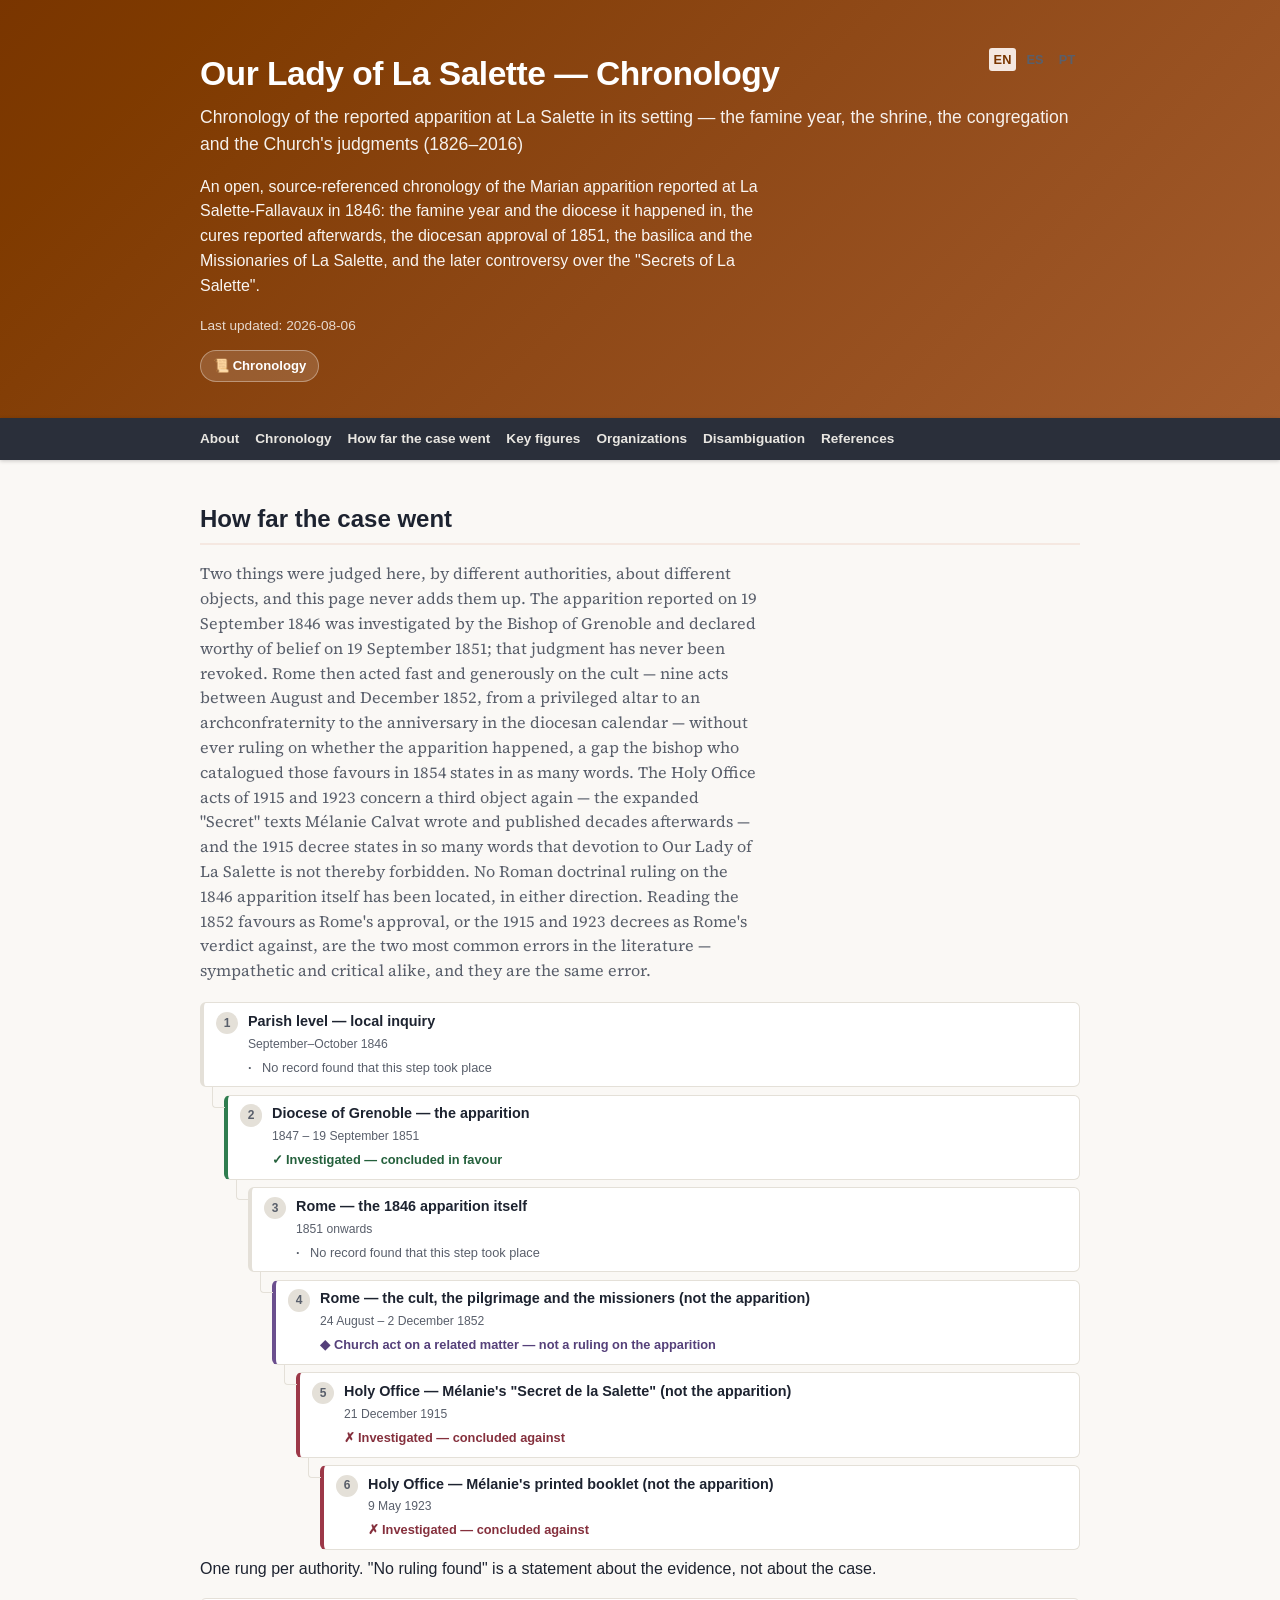
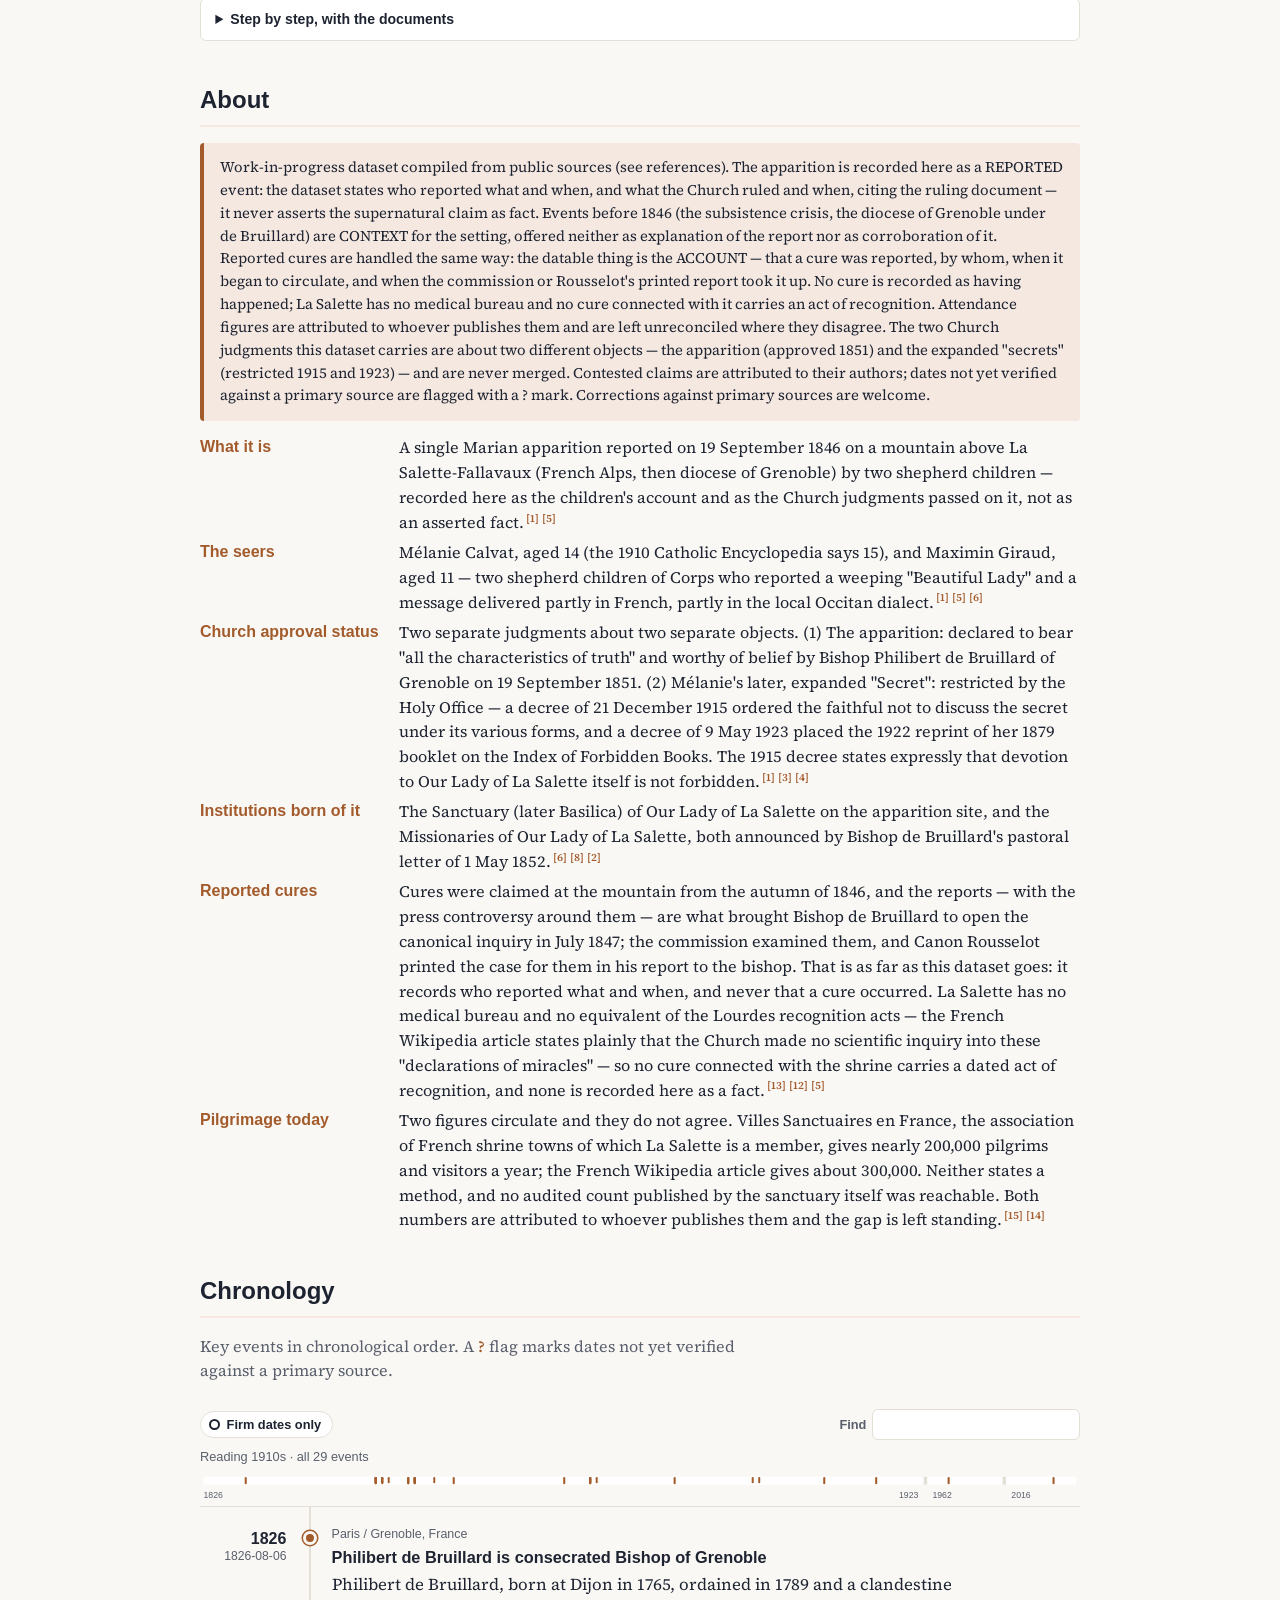
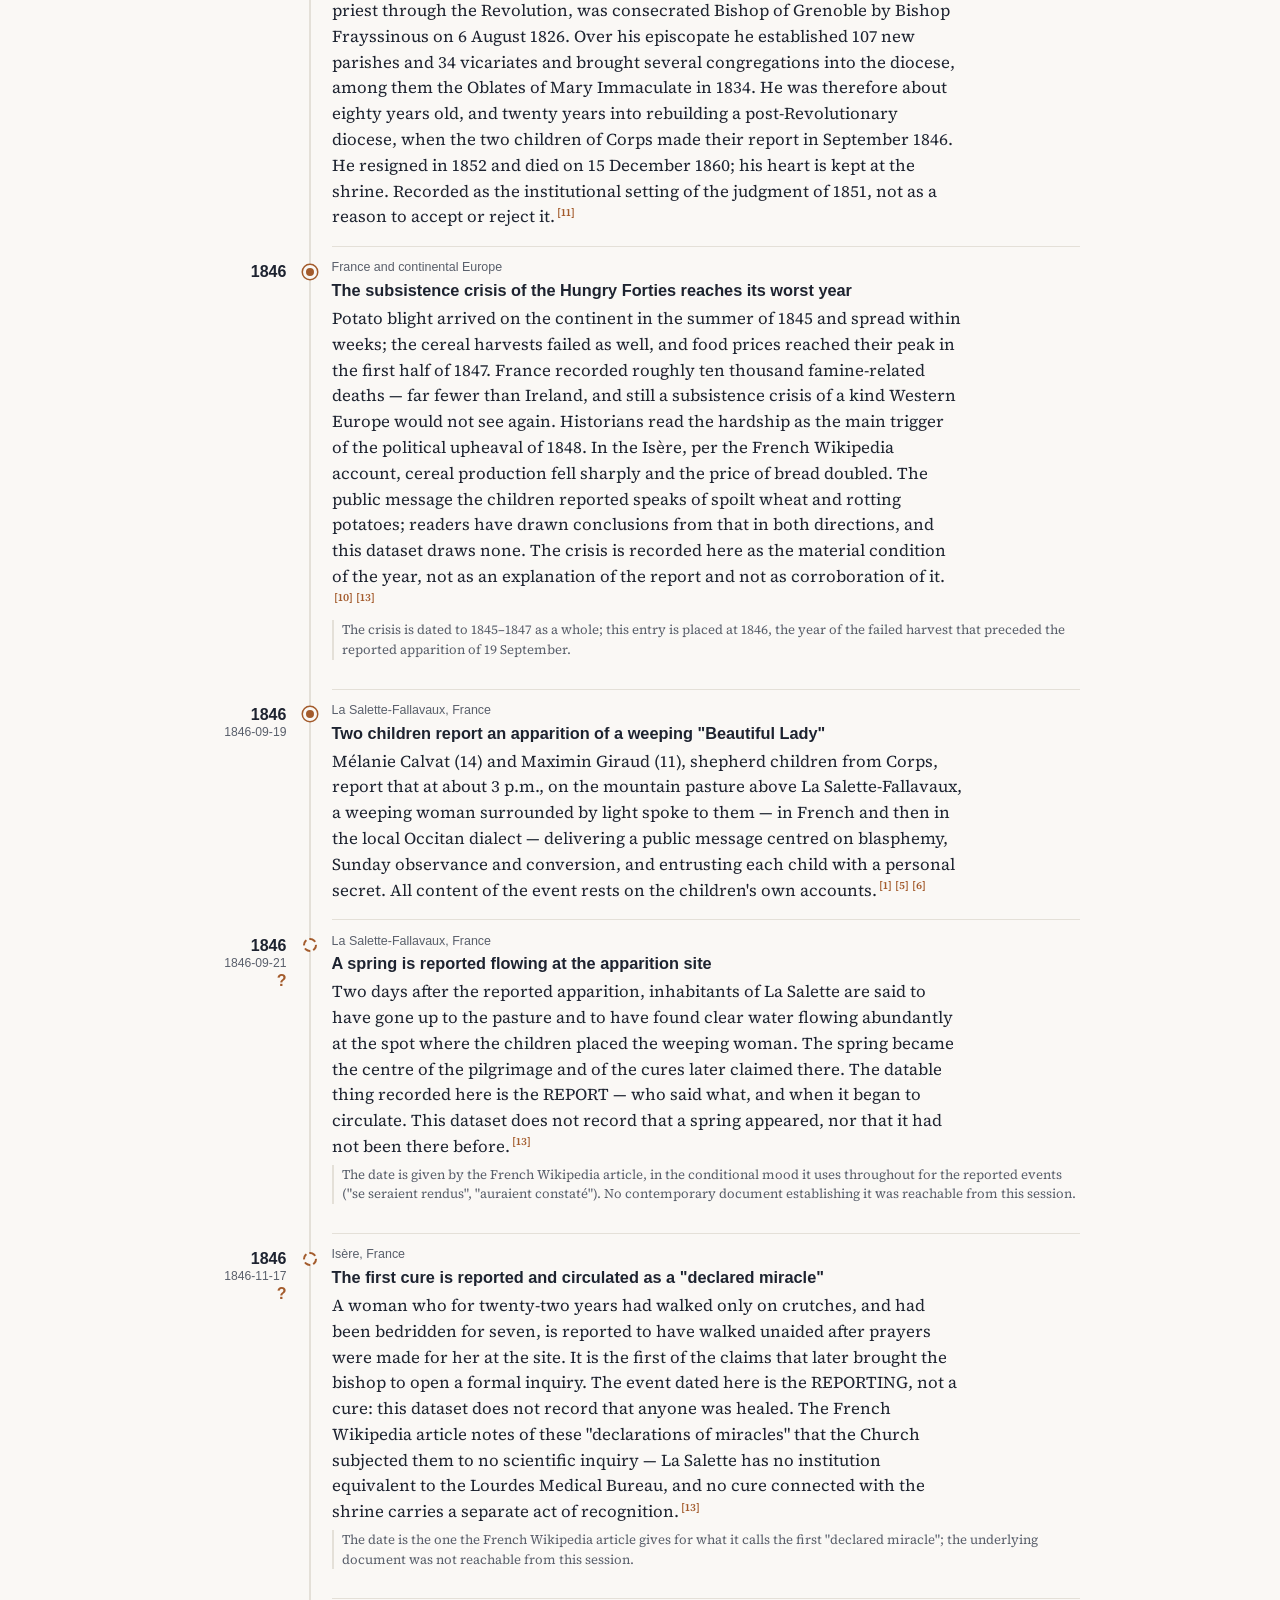
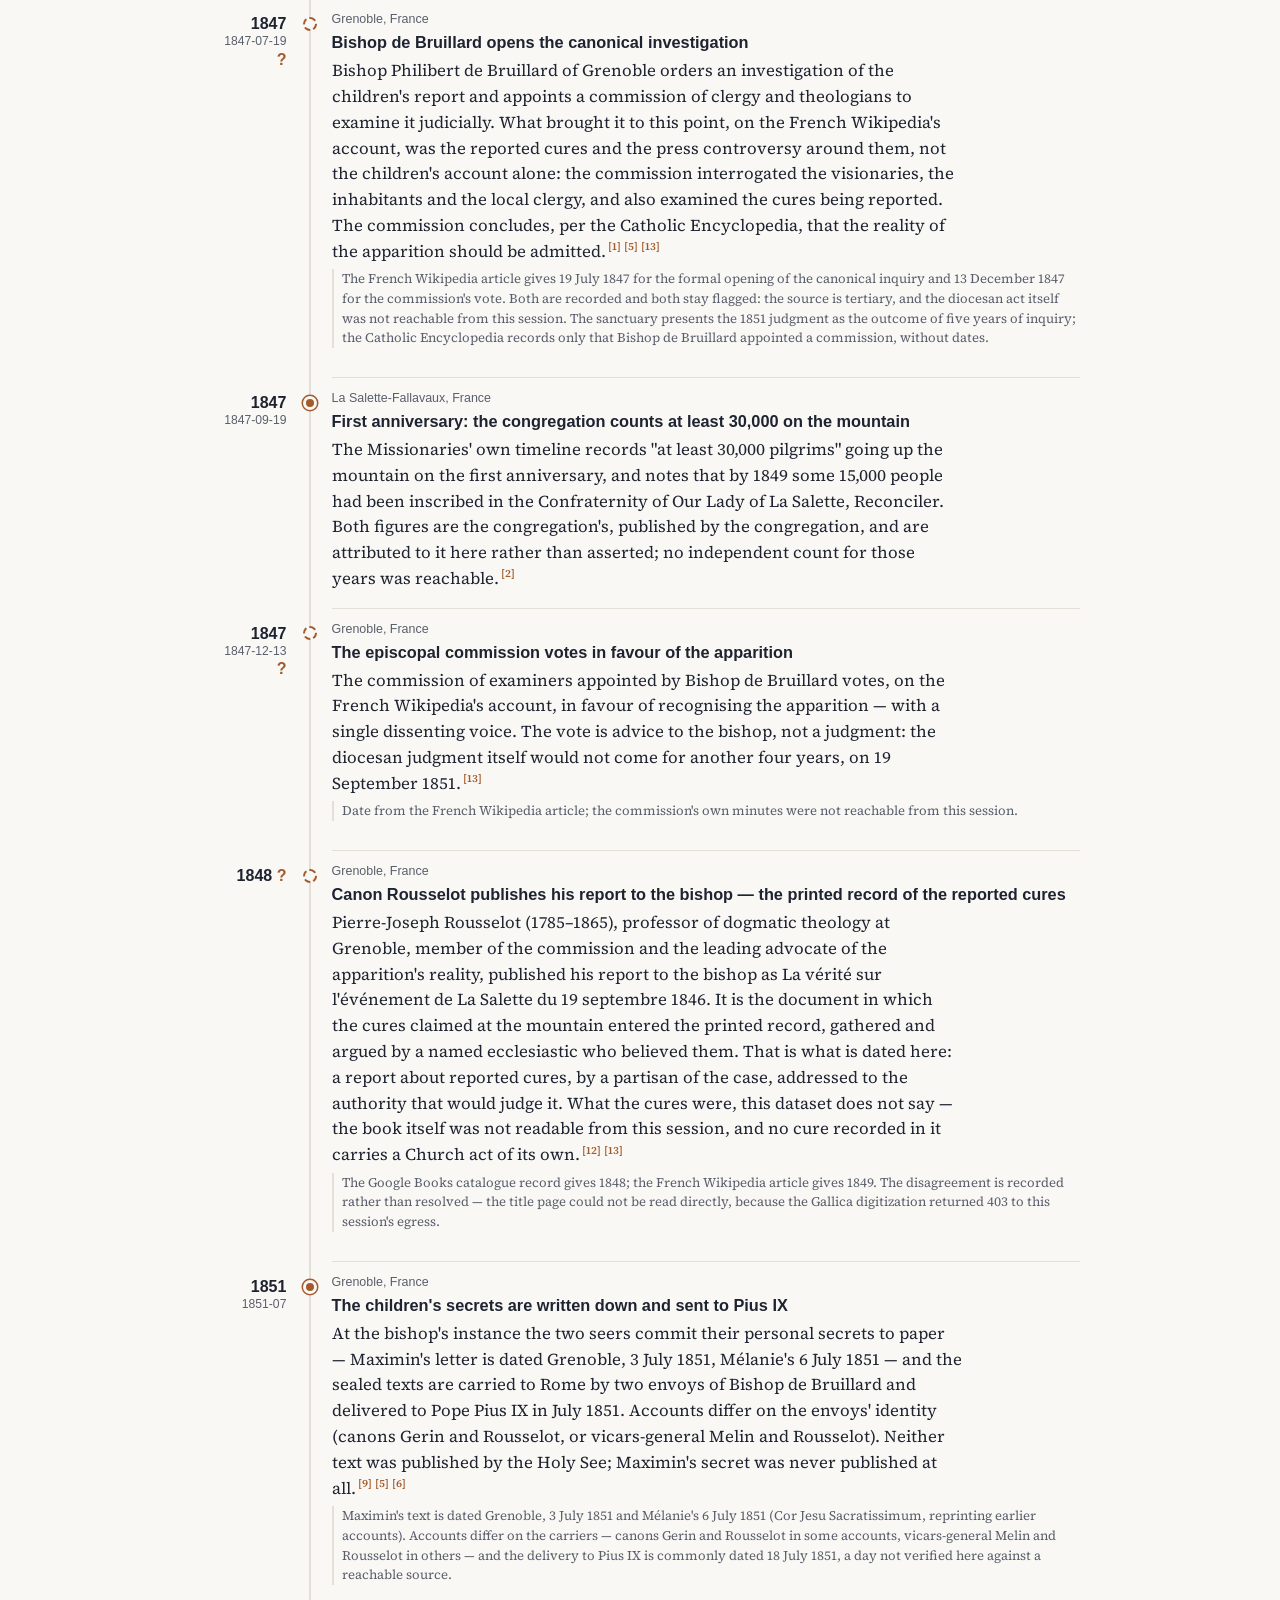
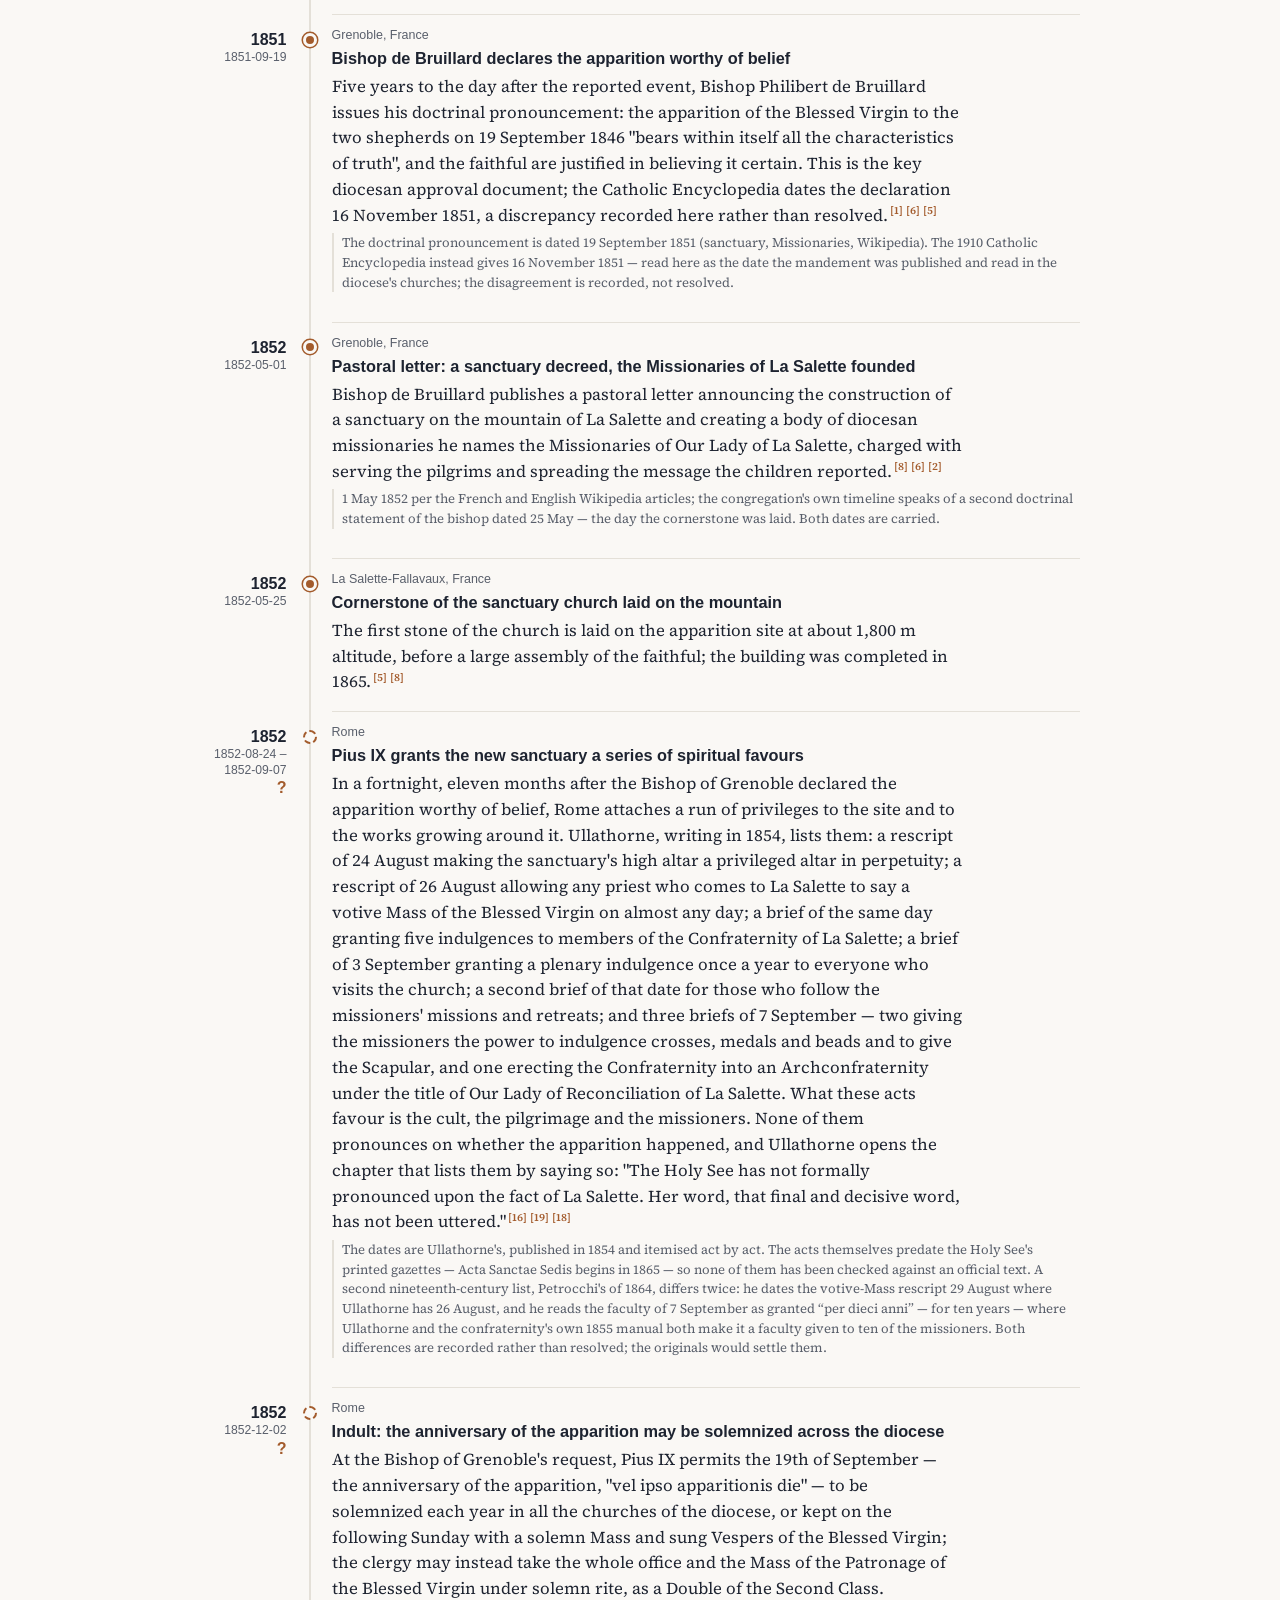
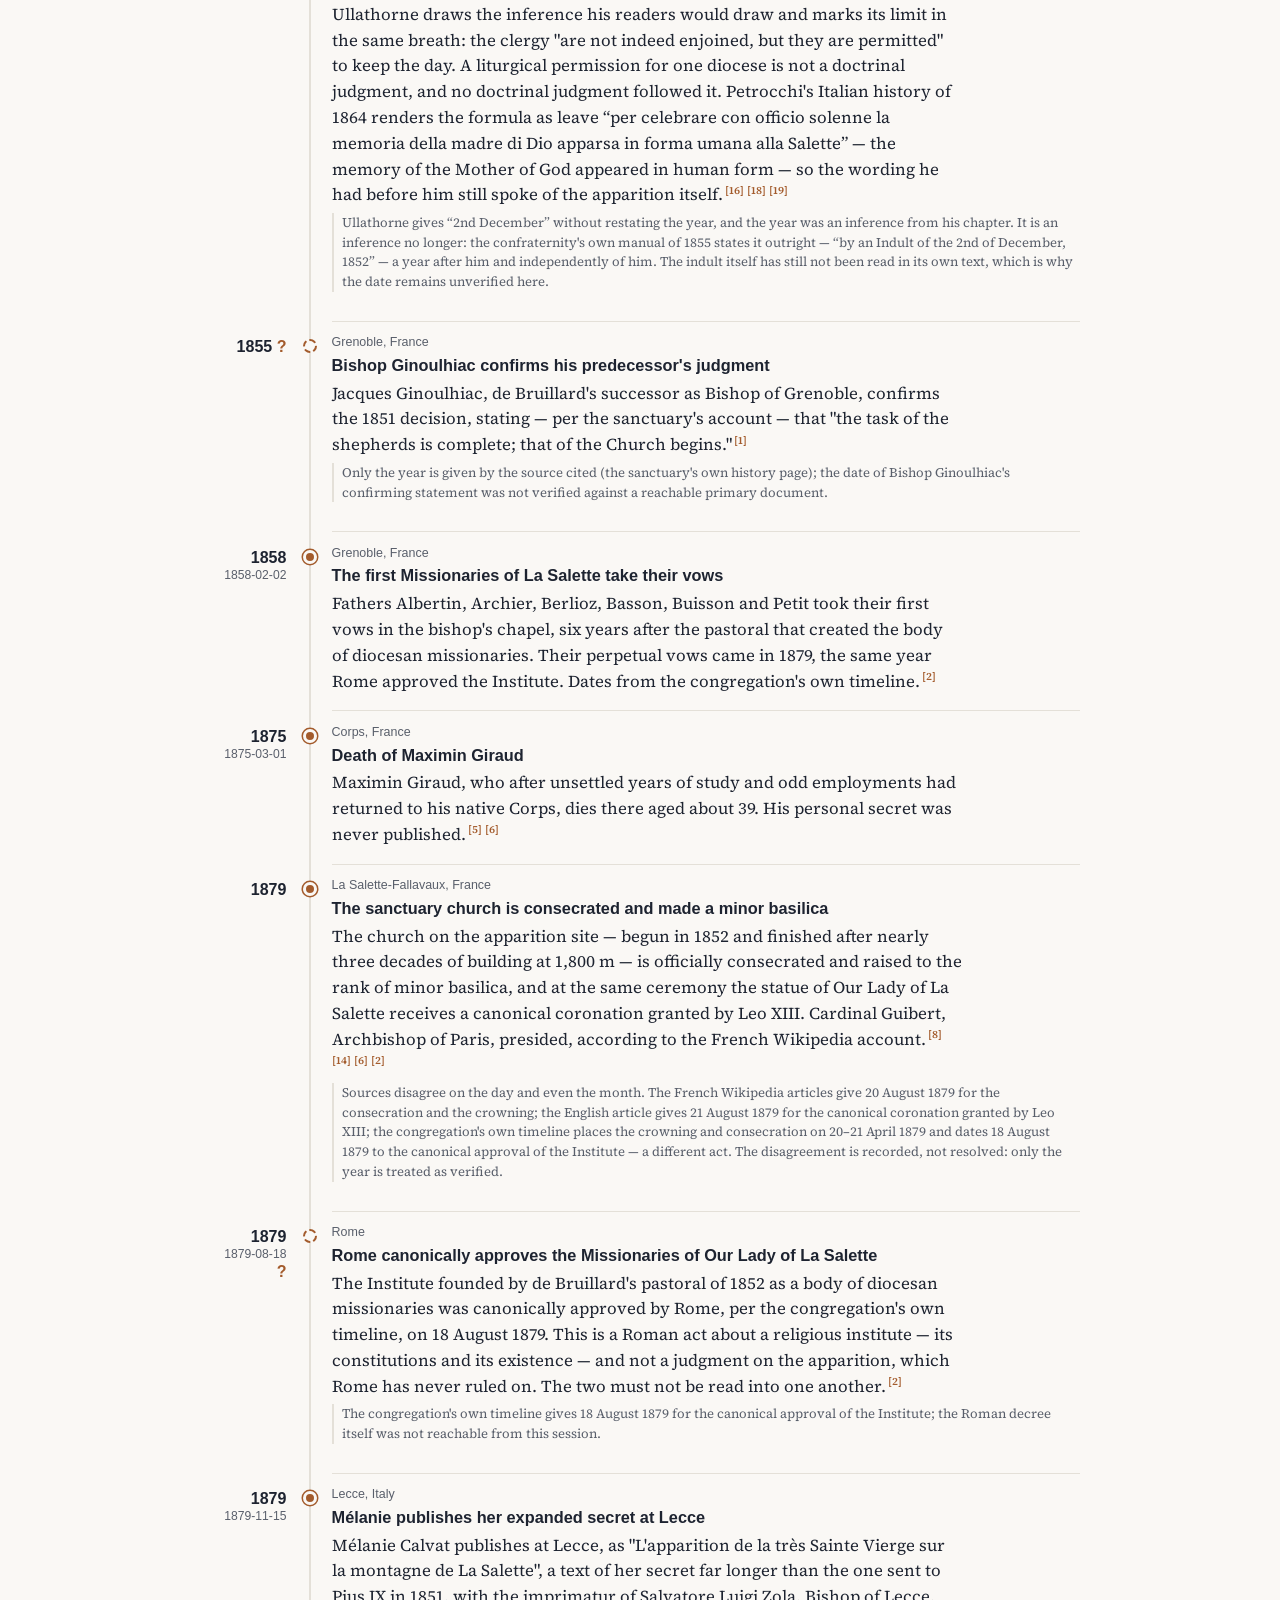
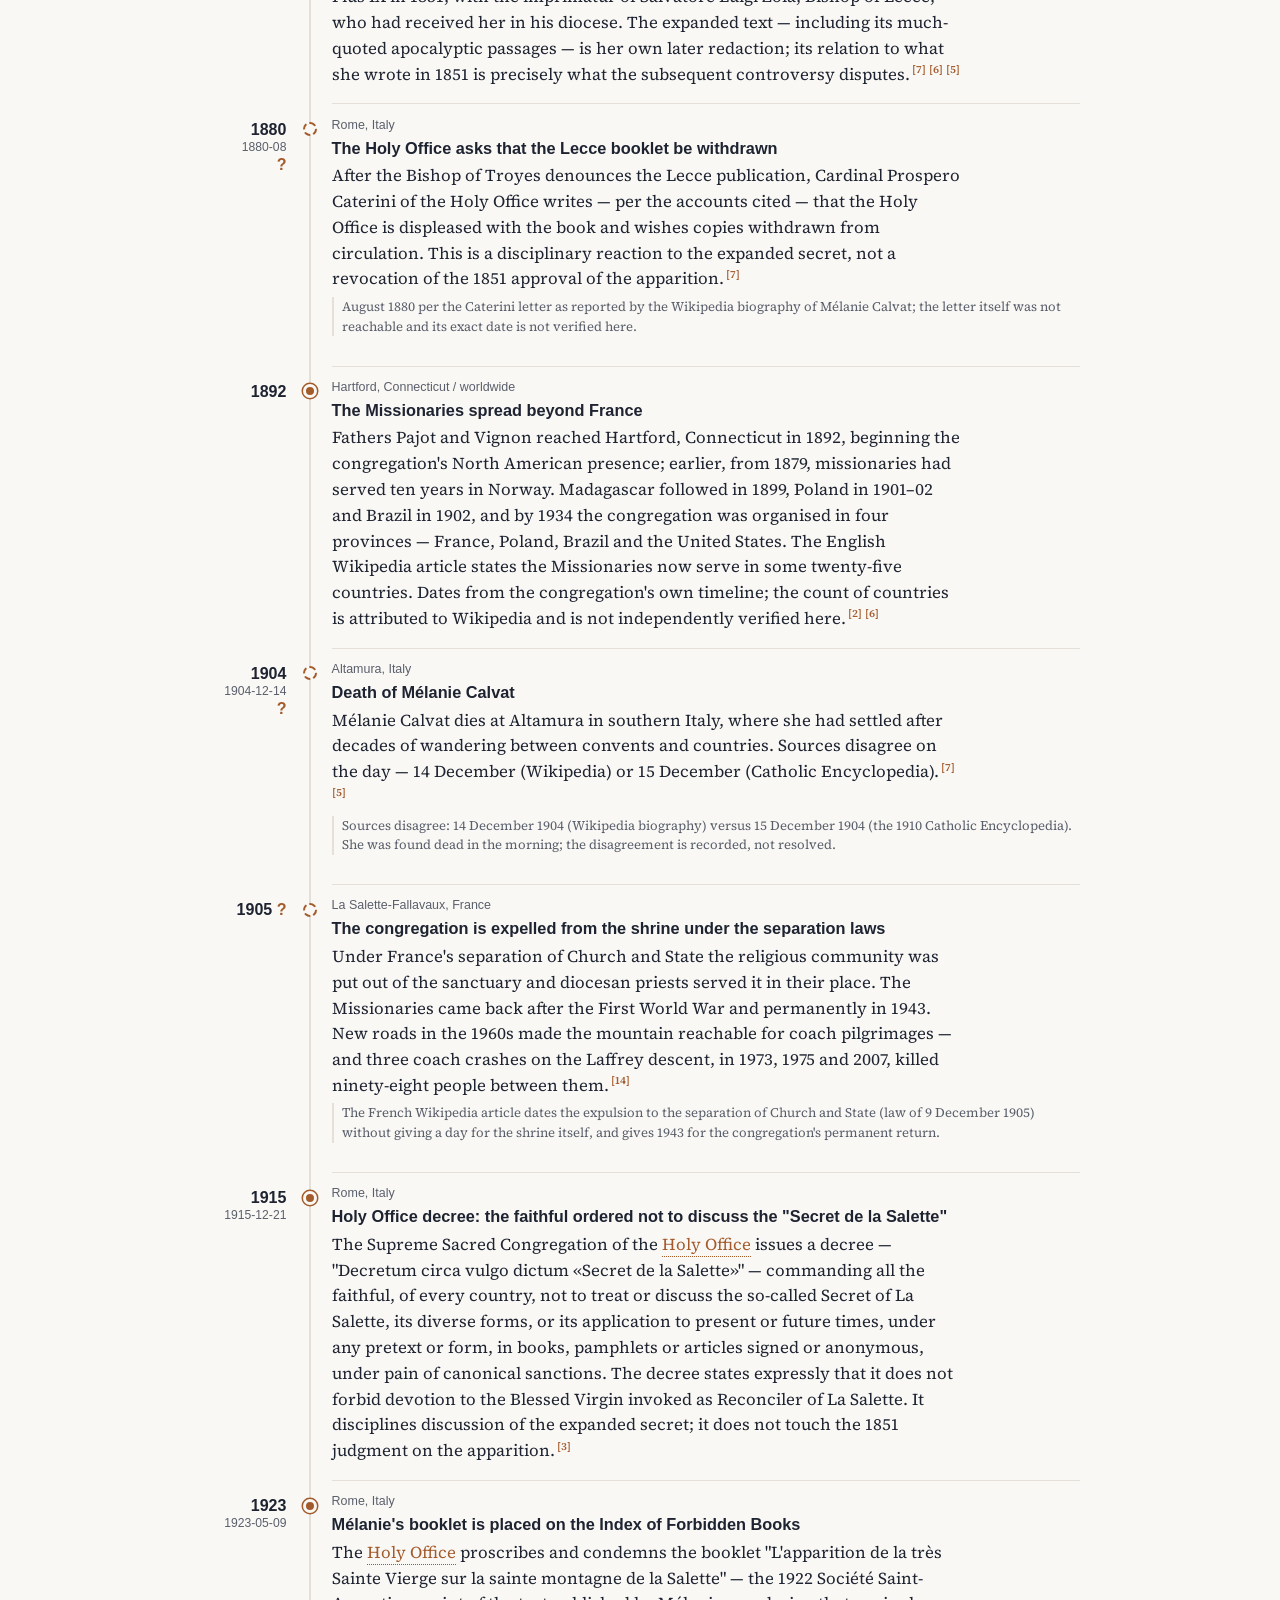
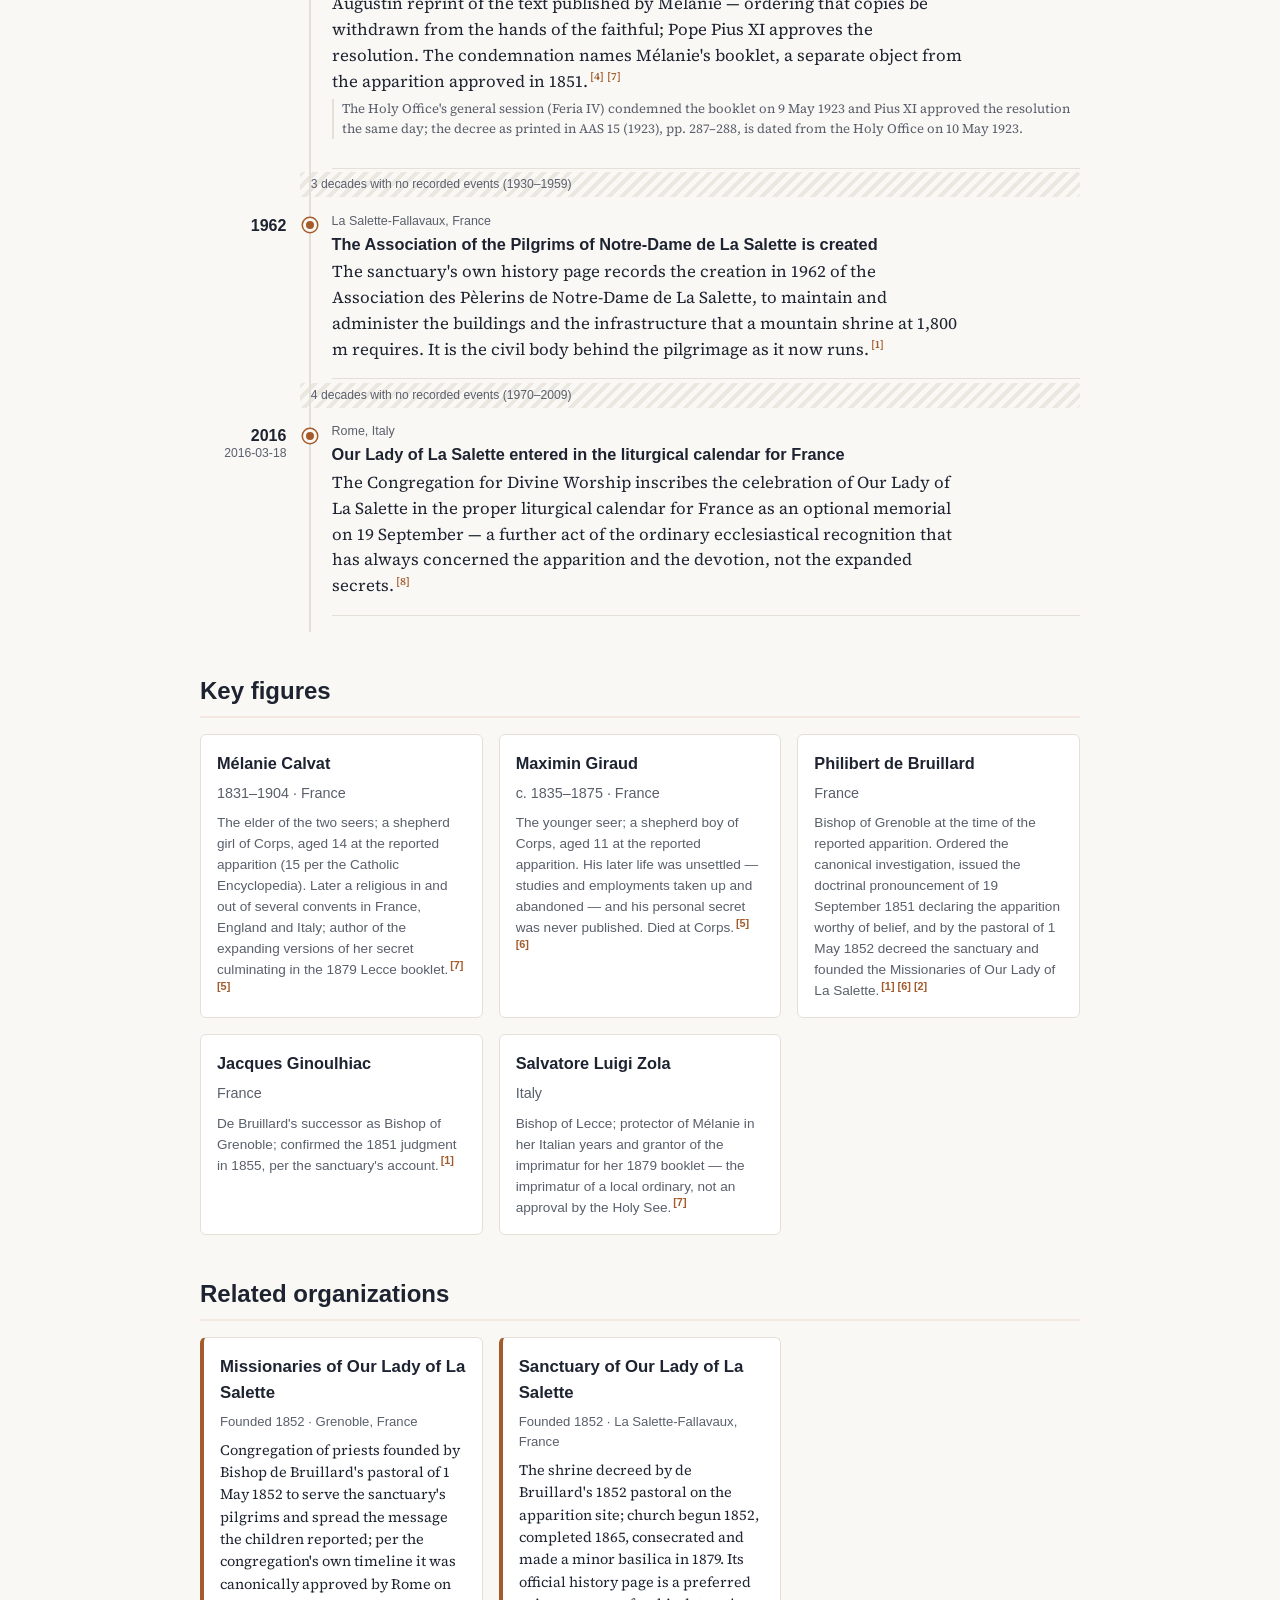
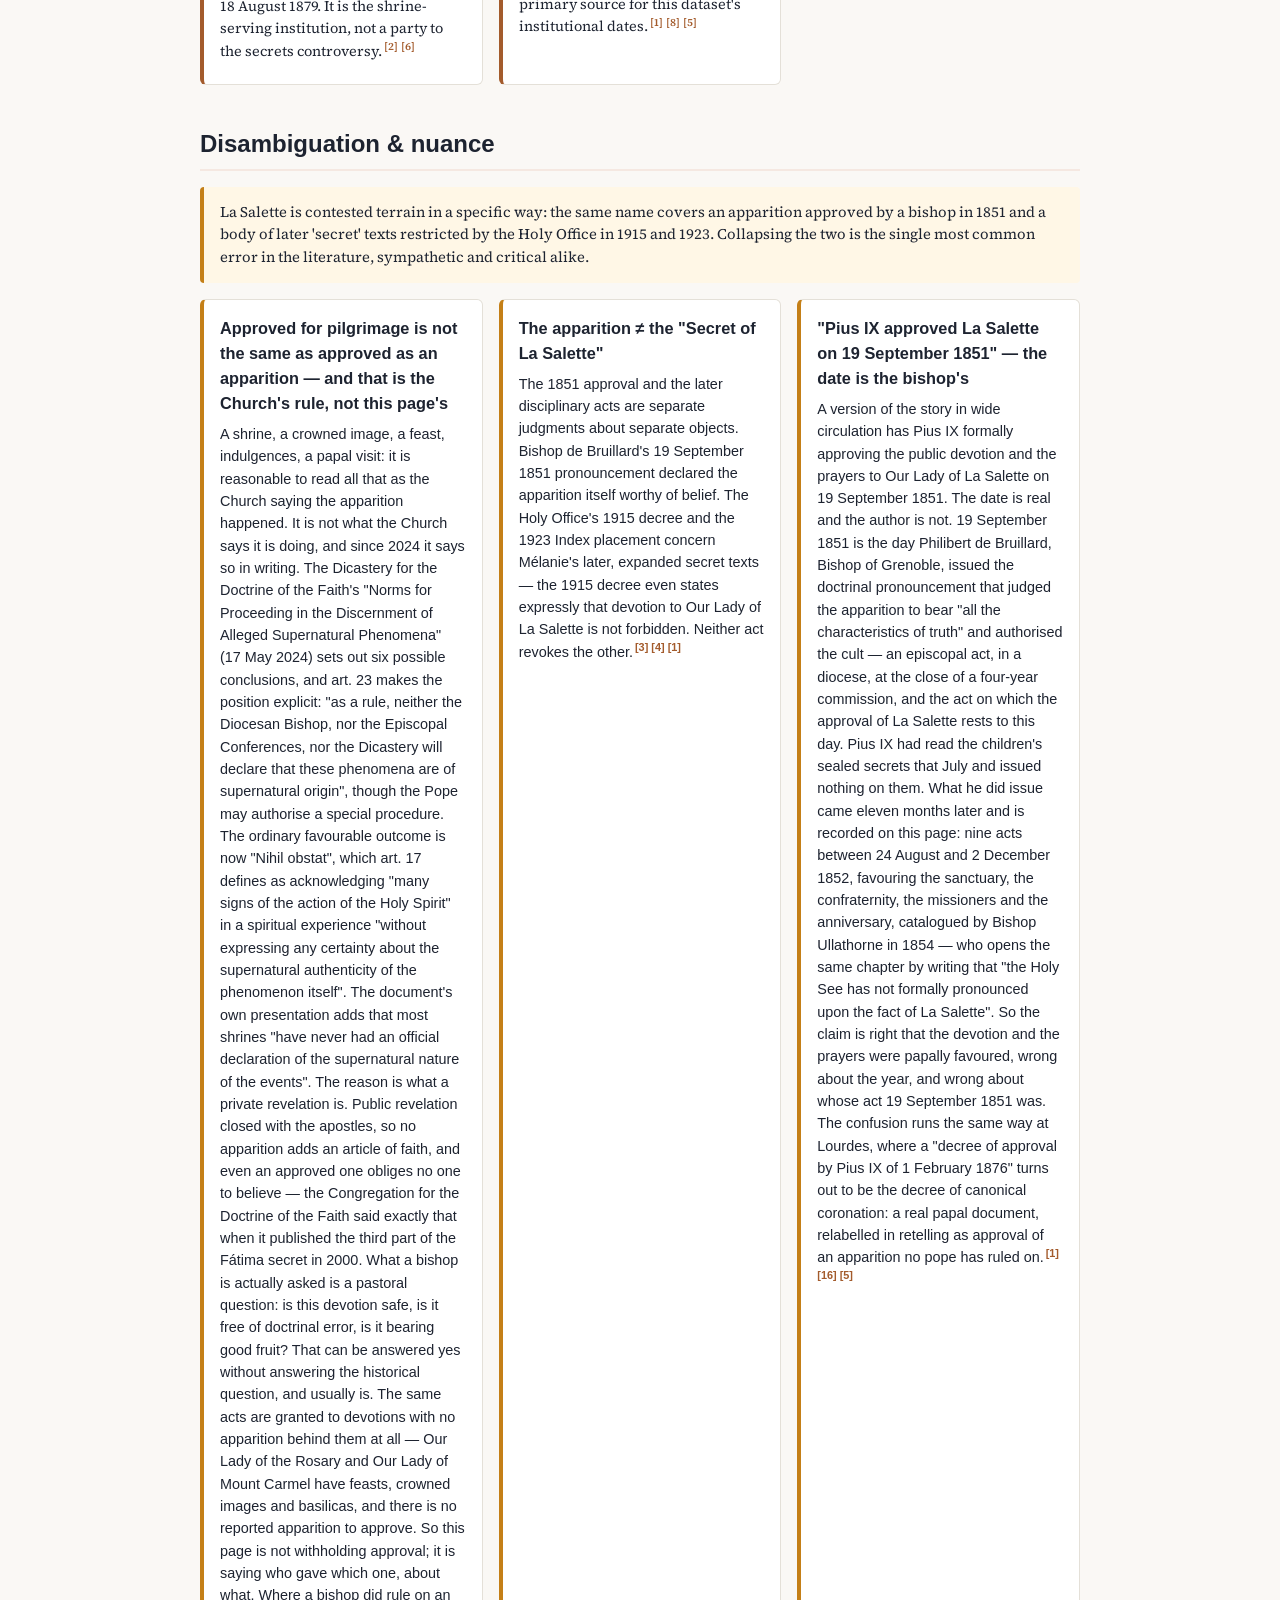
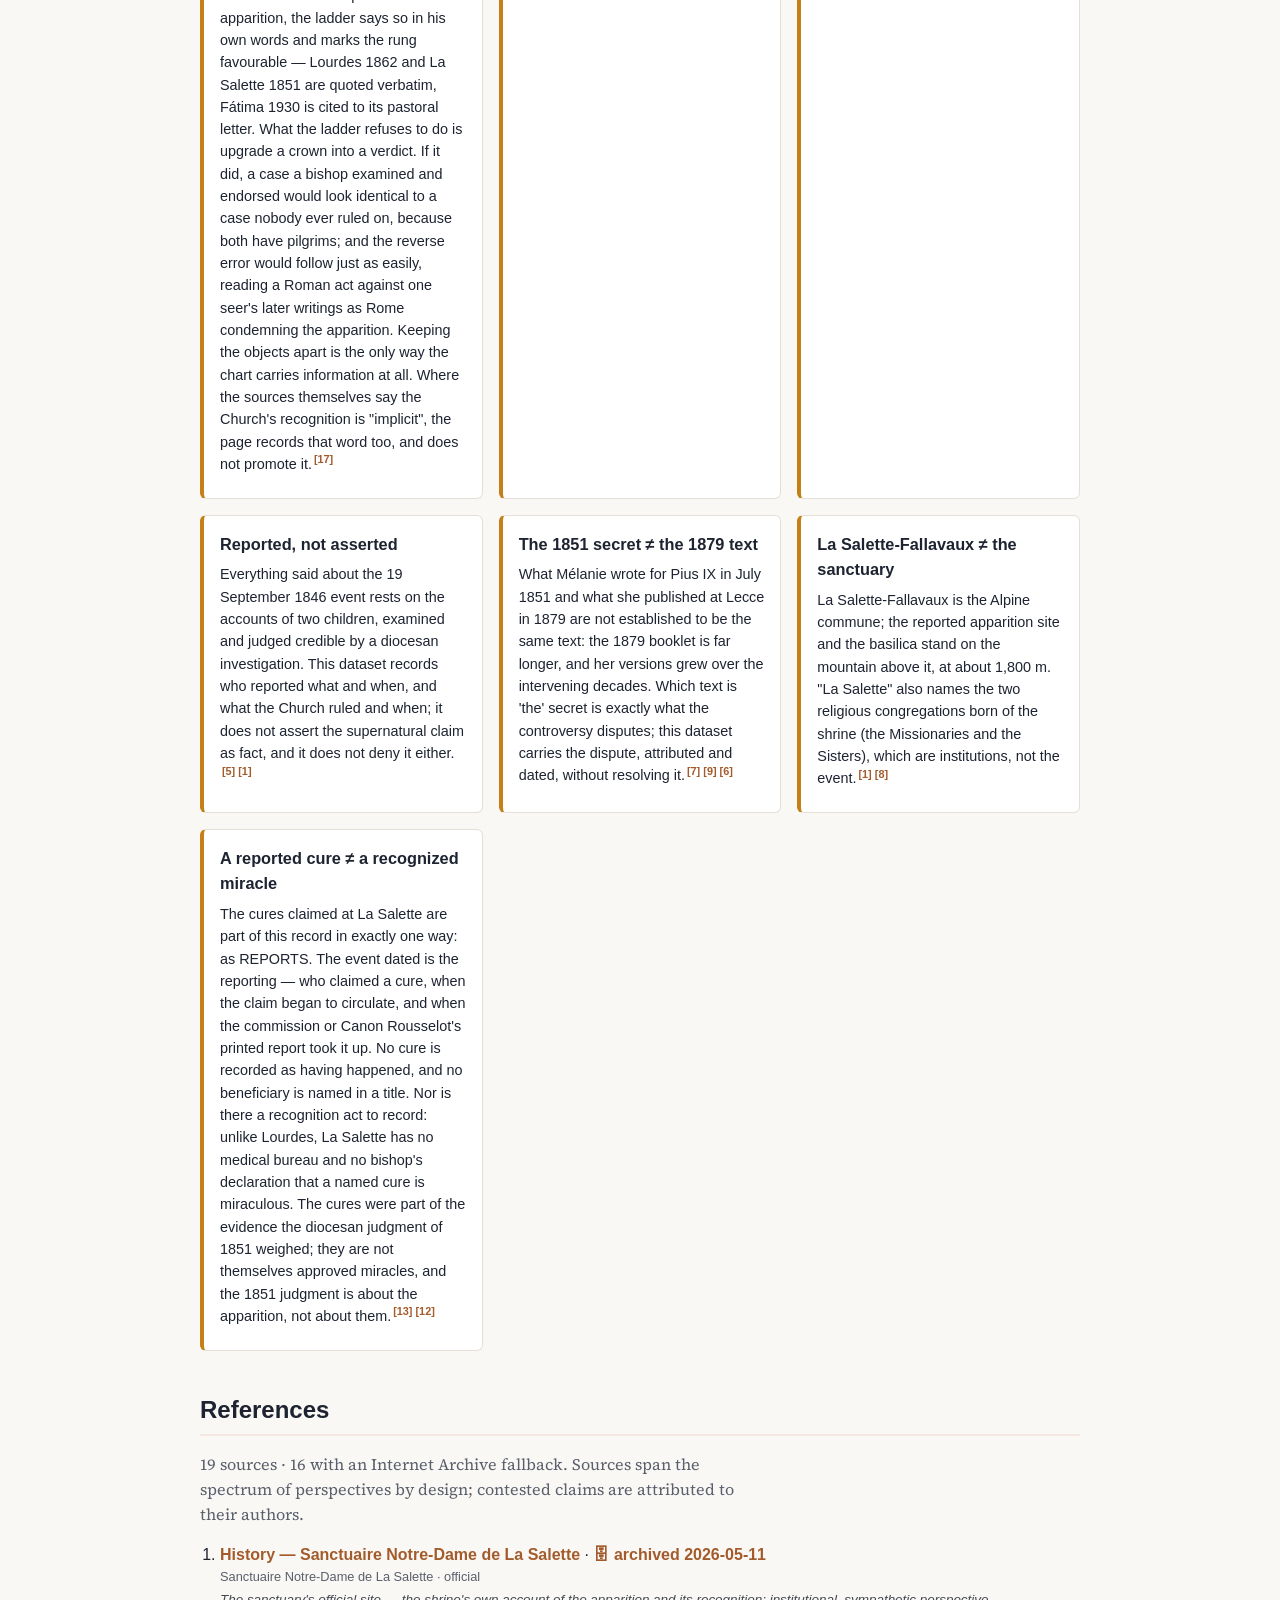
<file: docs/index.html>
<!DOCTYPE html>
<html lang="en">
<head>
  <meta charset="utf-8">
  <link rel="canonical" href="https://cronologia.github.io/lasalette/en/">
  <link rel="alternate" hreflang="en" href="https://cronologia.github.io/lasalette/en/">
  <link rel="alternate" hreflang="es" href="https://cronologia.github.io/lasalette/es/">
  <link rel="alternate" hreflang="pt" href="https://cronologia.github.io/lasalette/pt/">
  <link rel="alternate" hreflang="x-default" href="https://cronologia.github.io/lasalette/en/">
  <script>
    (function () {
      var supported = ["en","es","pt"];
      var stored = null; try { stored = localStorage.getItem('lang'); } catch (e) {}
      var nav = (navigator.language || 'en').slice(0, 2).toLowerCase();
      var pick = supported.indexOf(stored) >= 0 ? stored : (supported.indexOf(nav) >= 0 ? nav : 'en');
      location.replace('./' + pick + '/');
    })();
  </script>
  <noscript><meta http-equiv="refresh" content="0; url=./en/"></noscript>
  <title>Cronologia</title>
</head>
<body><p>Redirecting… <a href="./en/">English</a> · <a href="./es/">Español</a> · <a href="./pt/">Português</a></p></body>
</html>
</file>
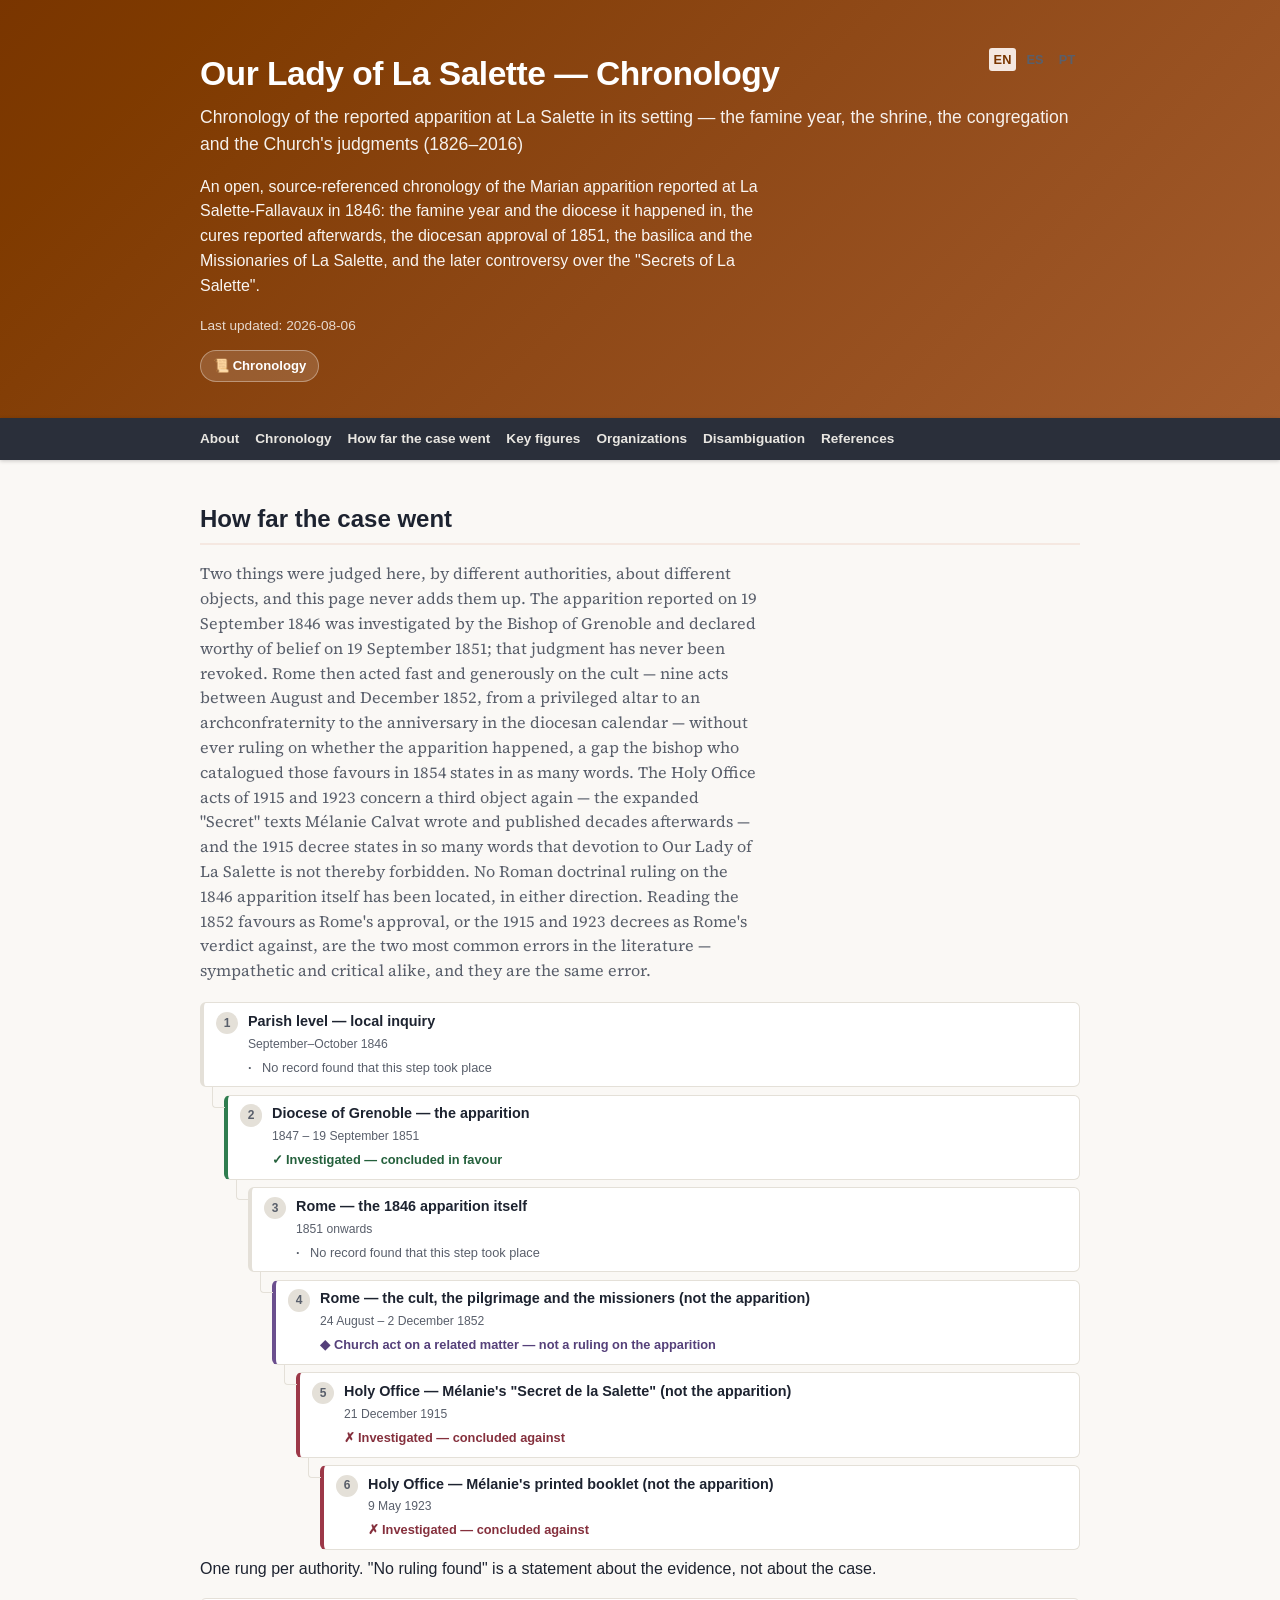
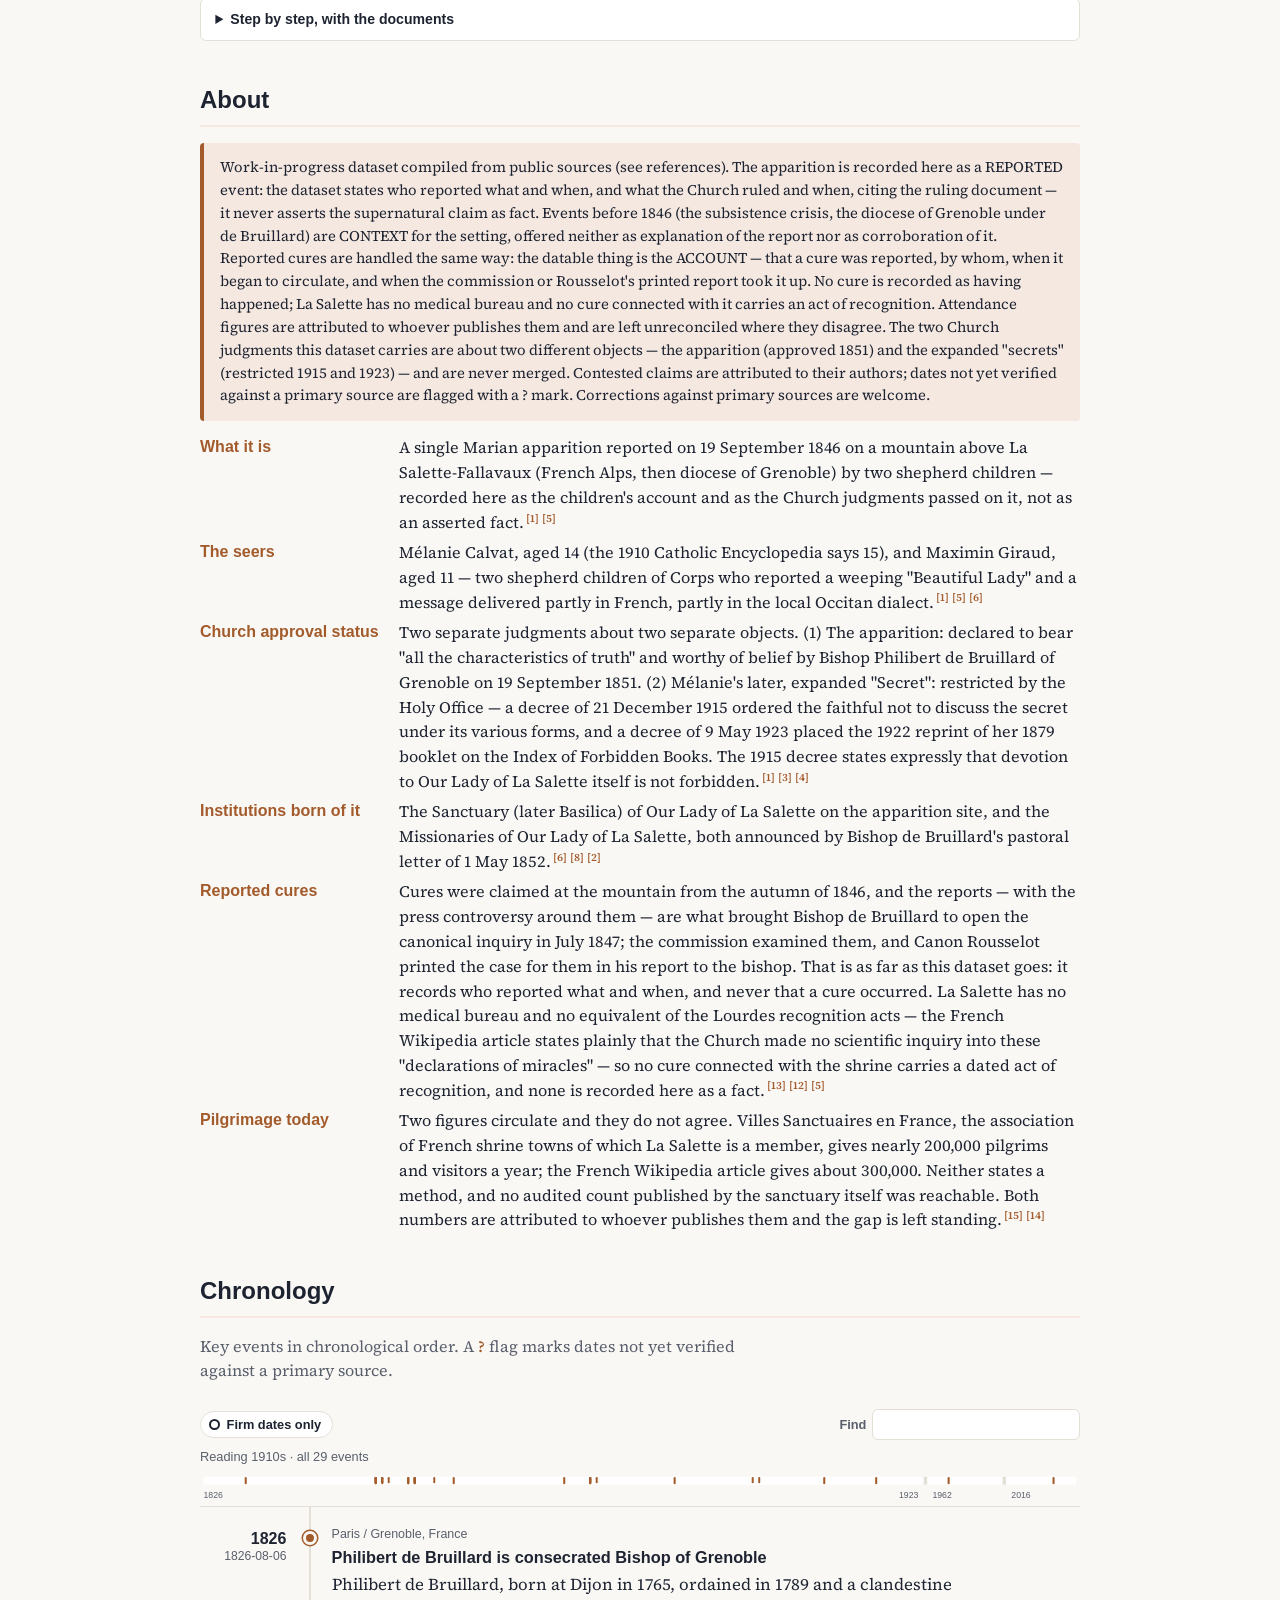
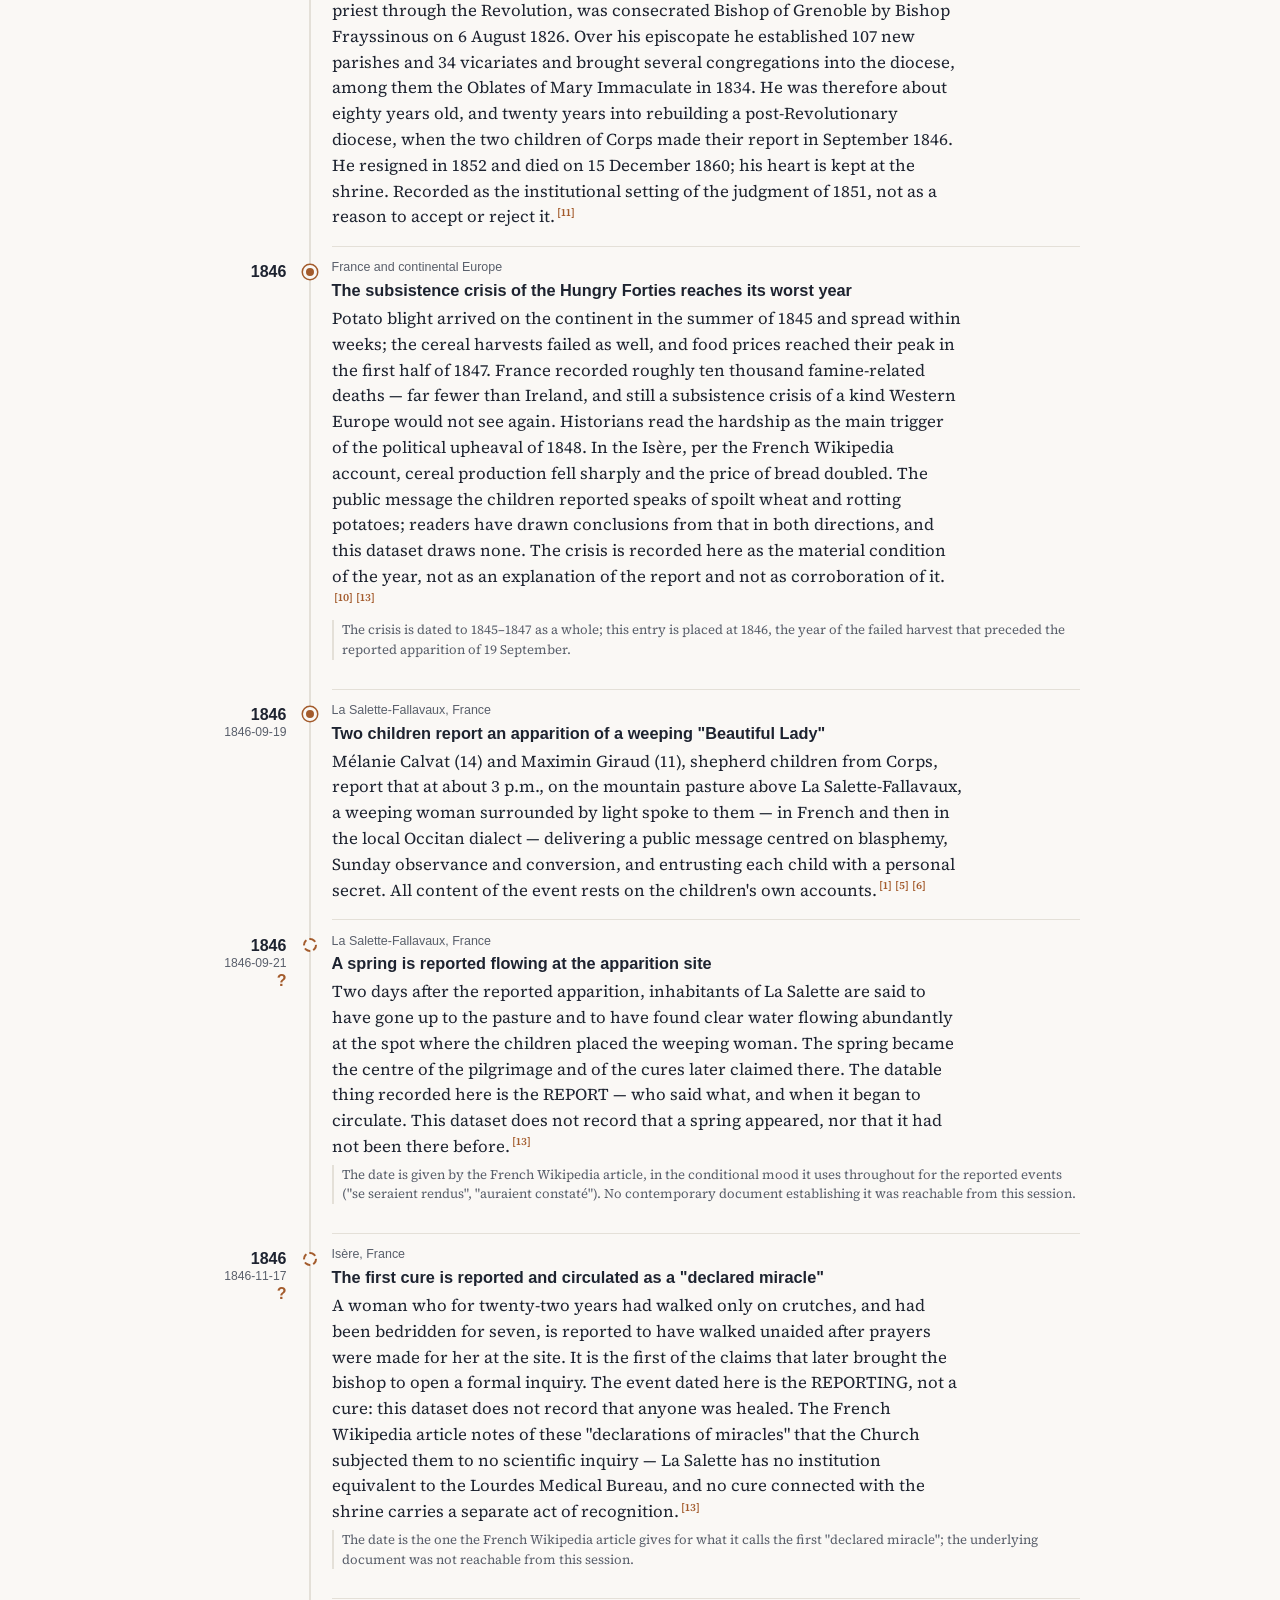
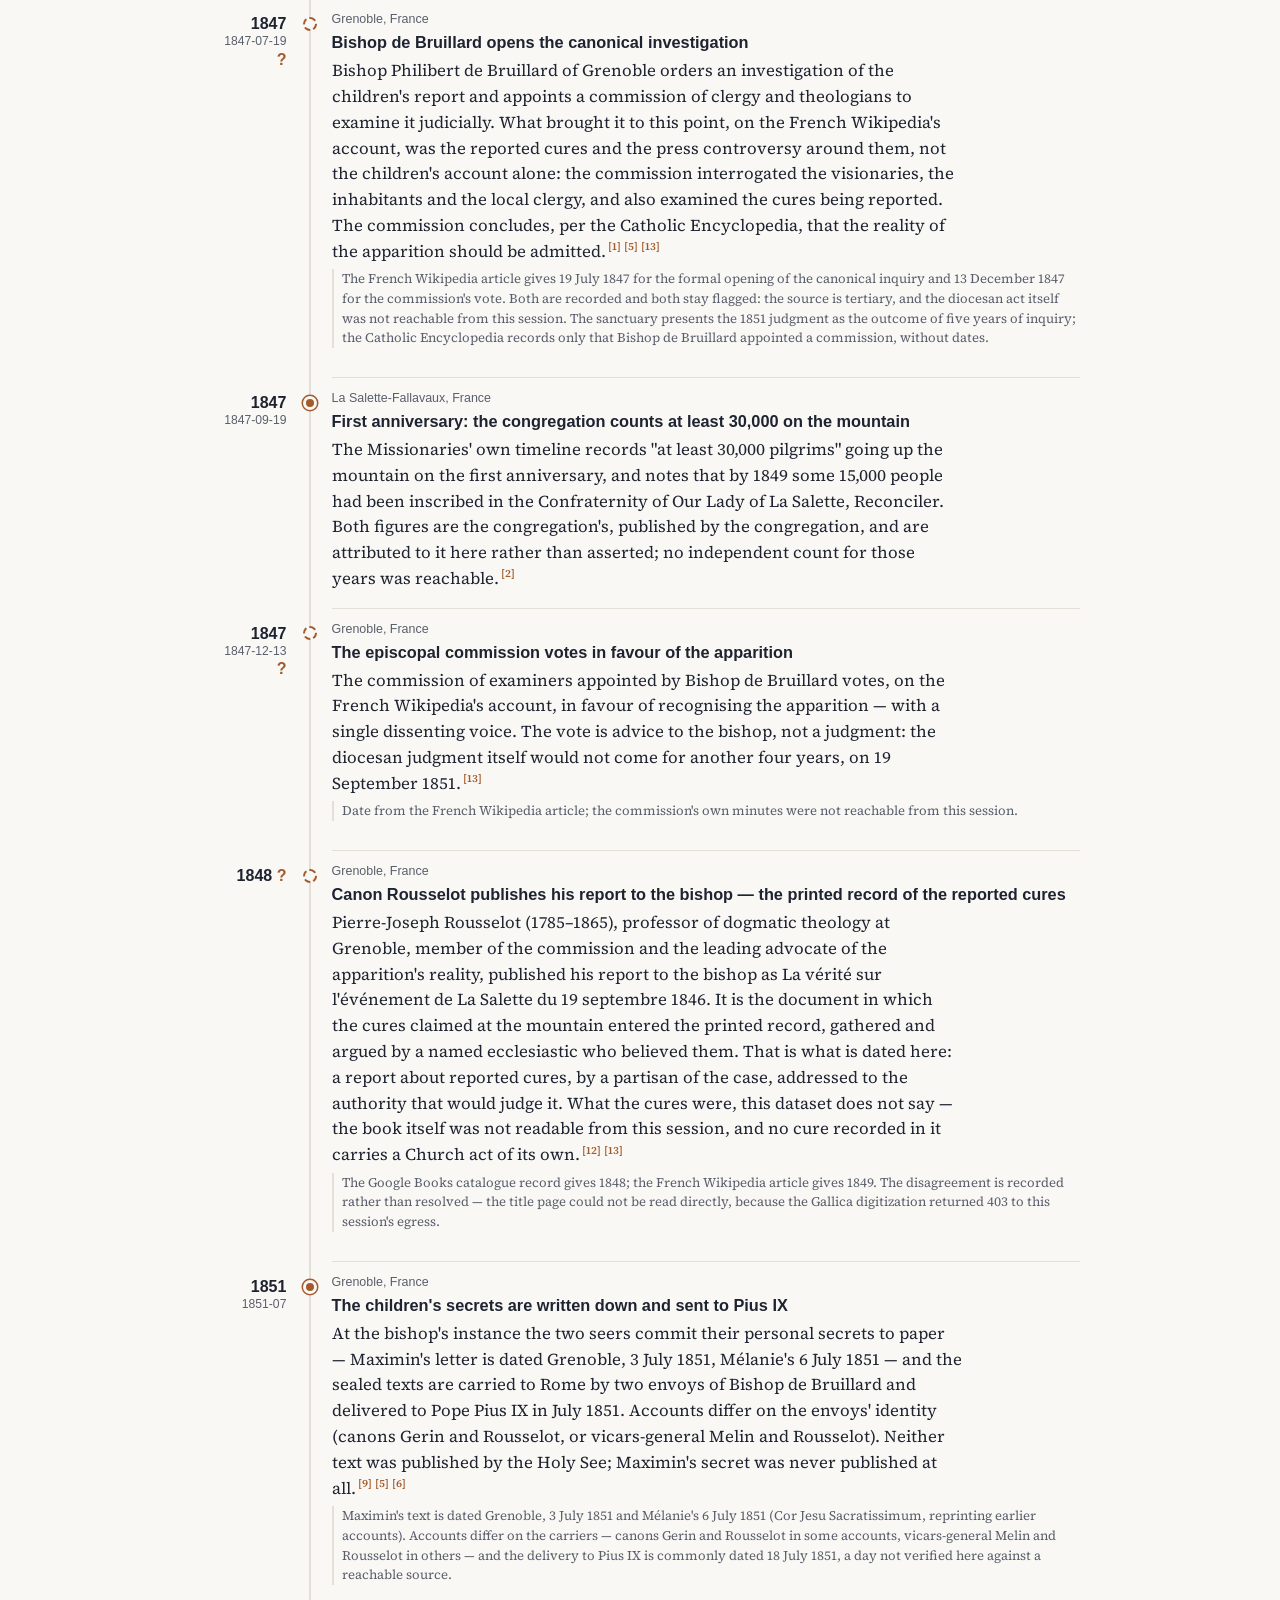
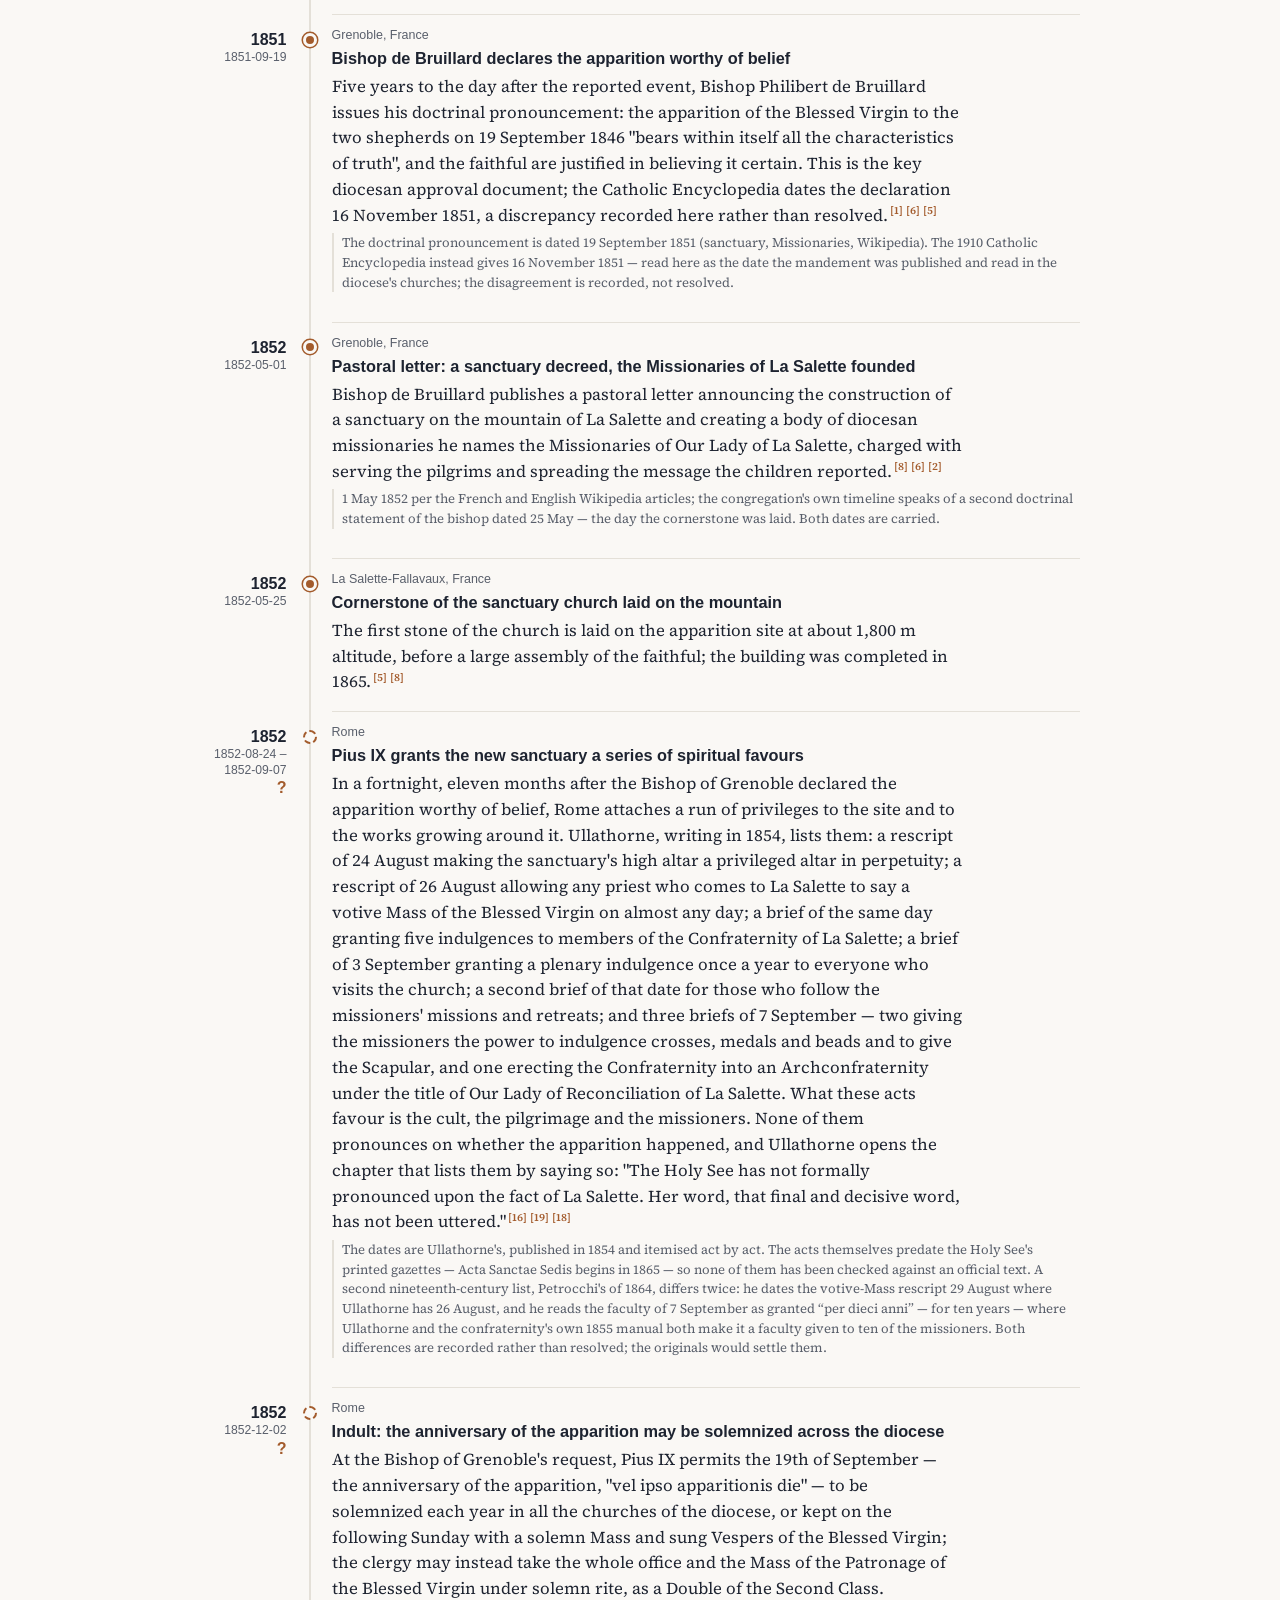
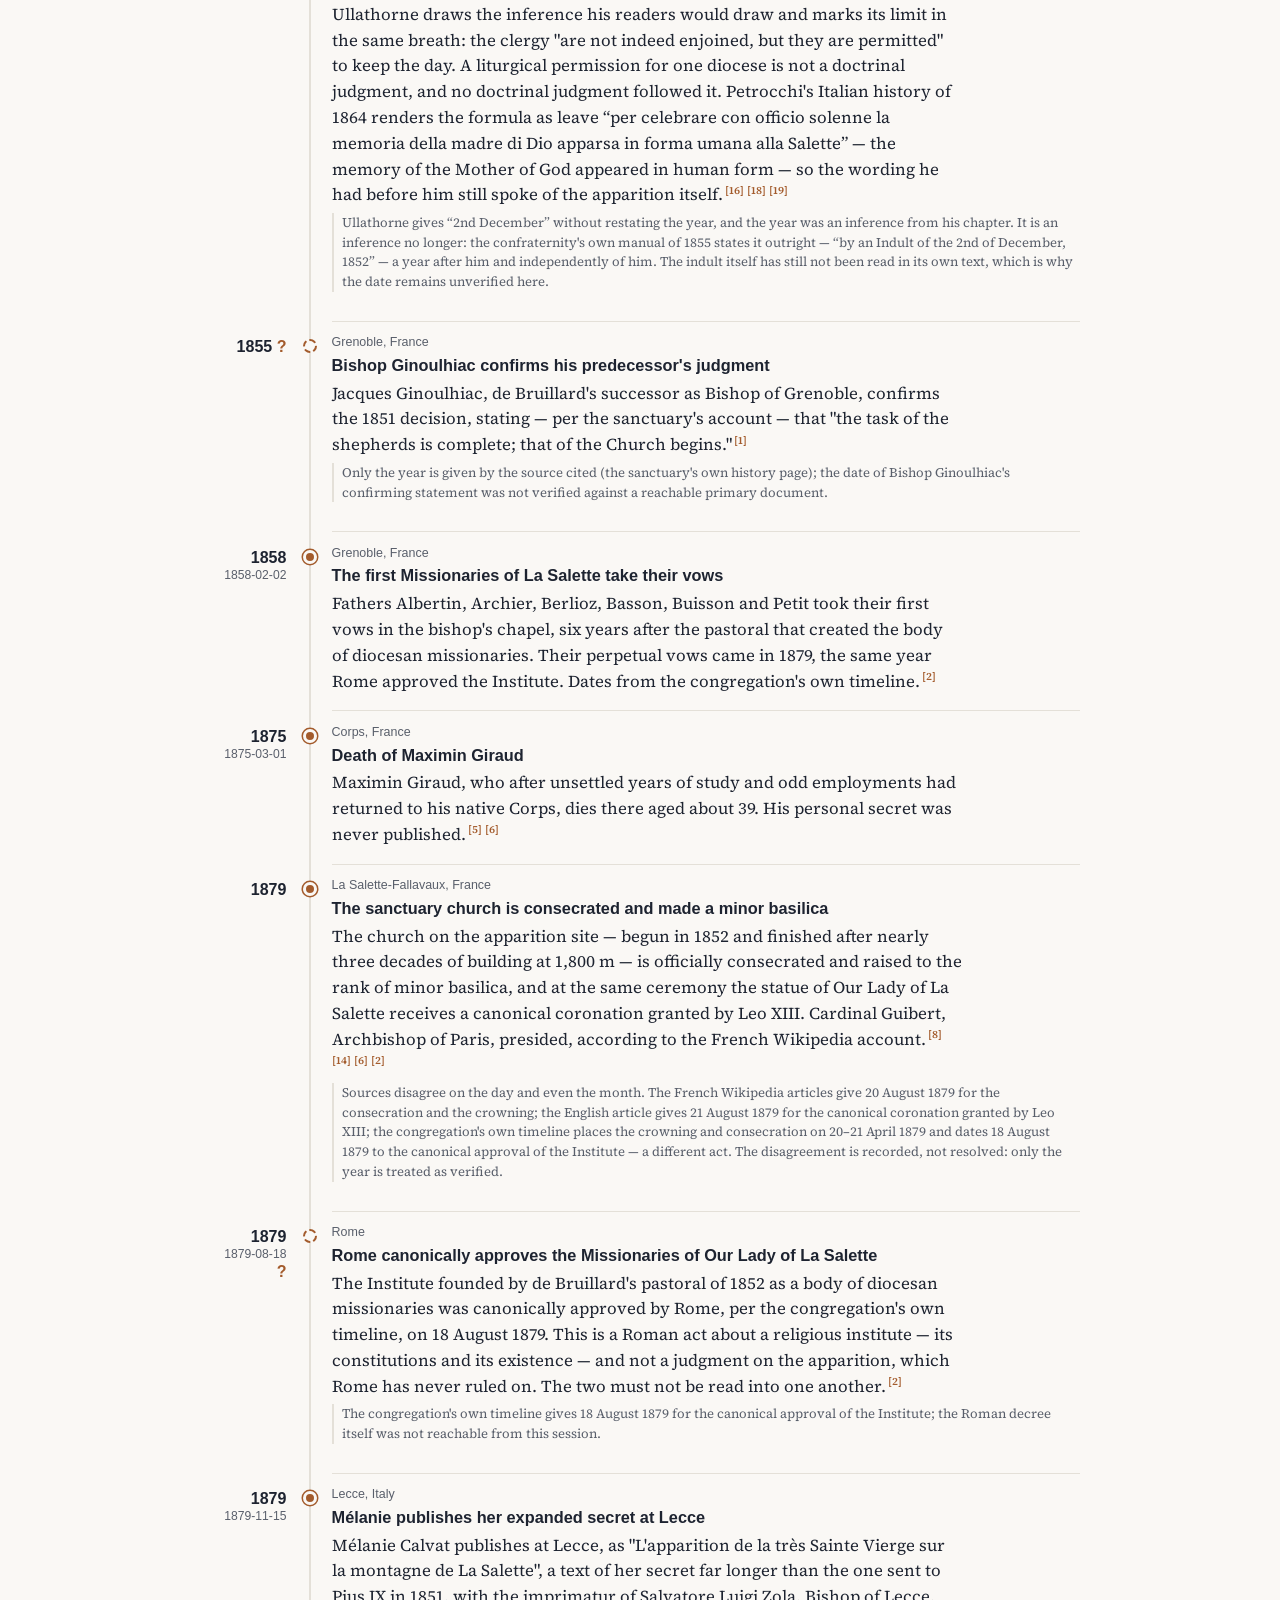
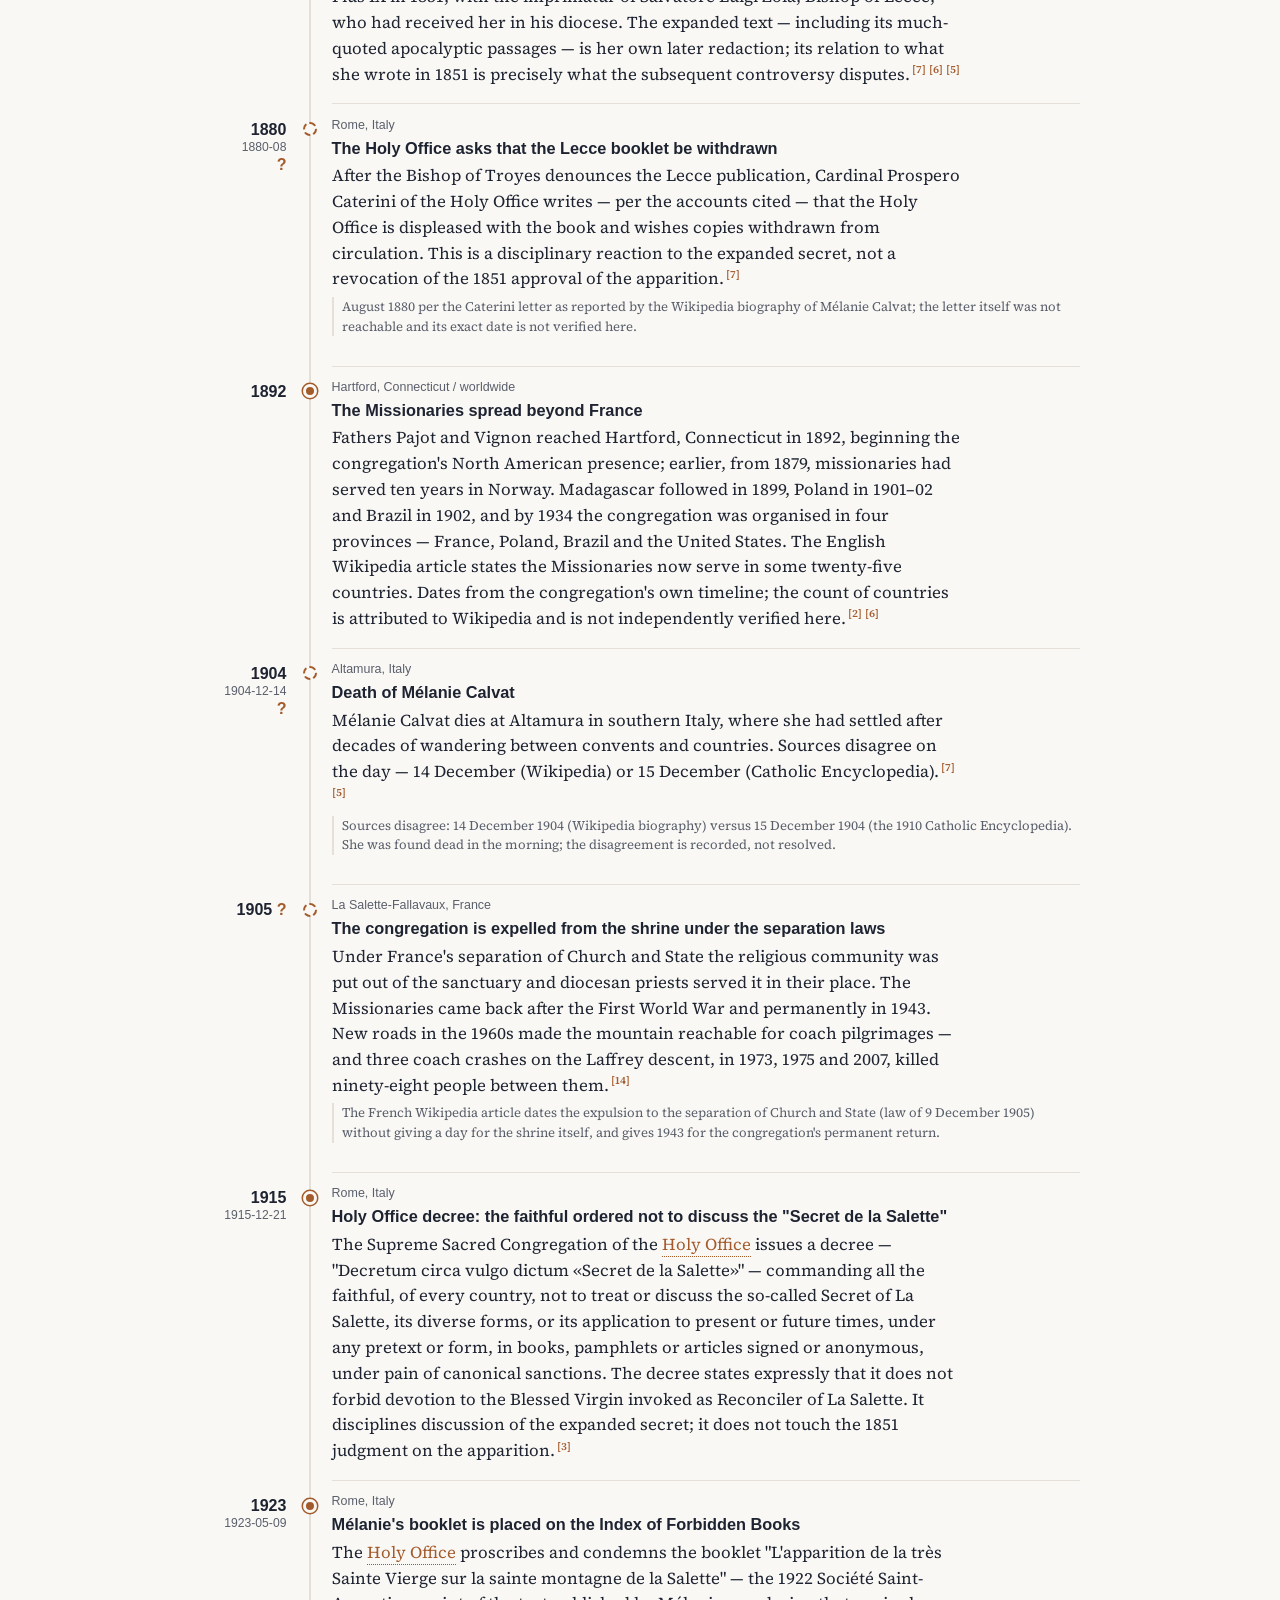
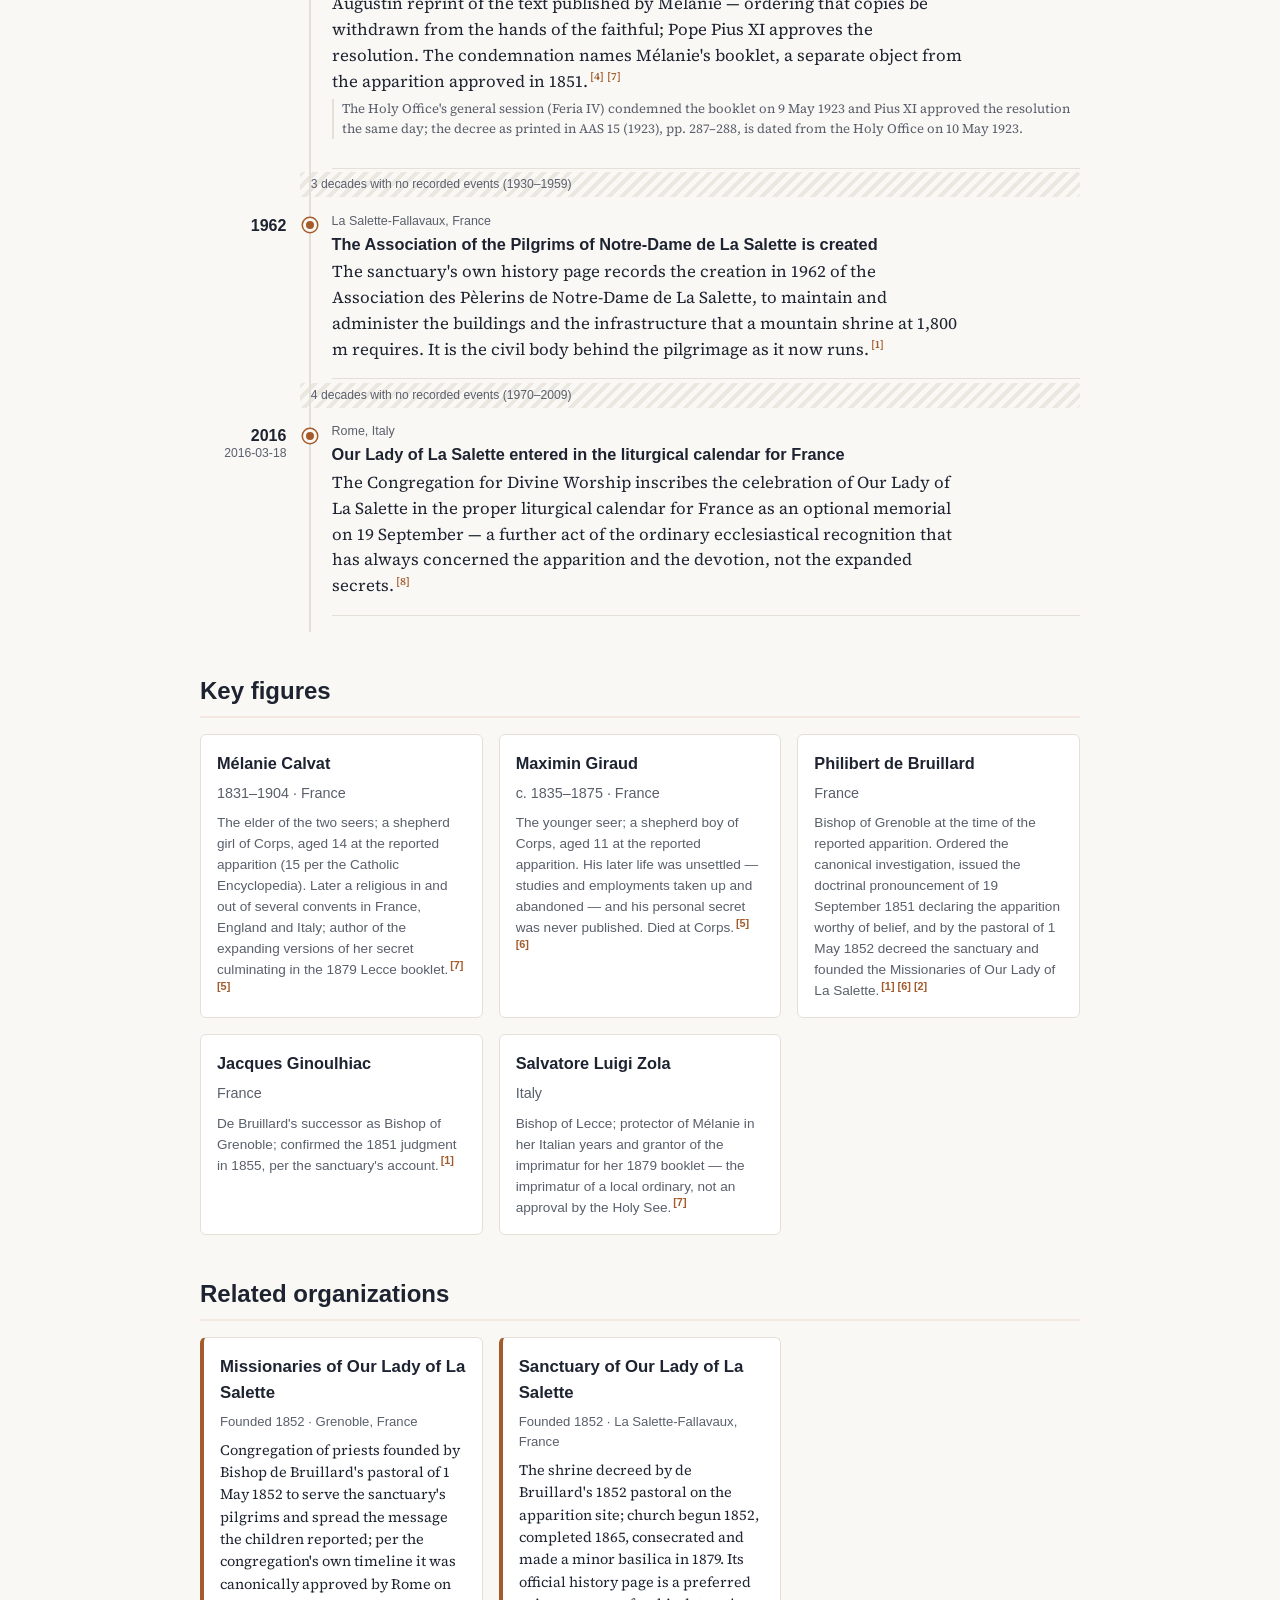
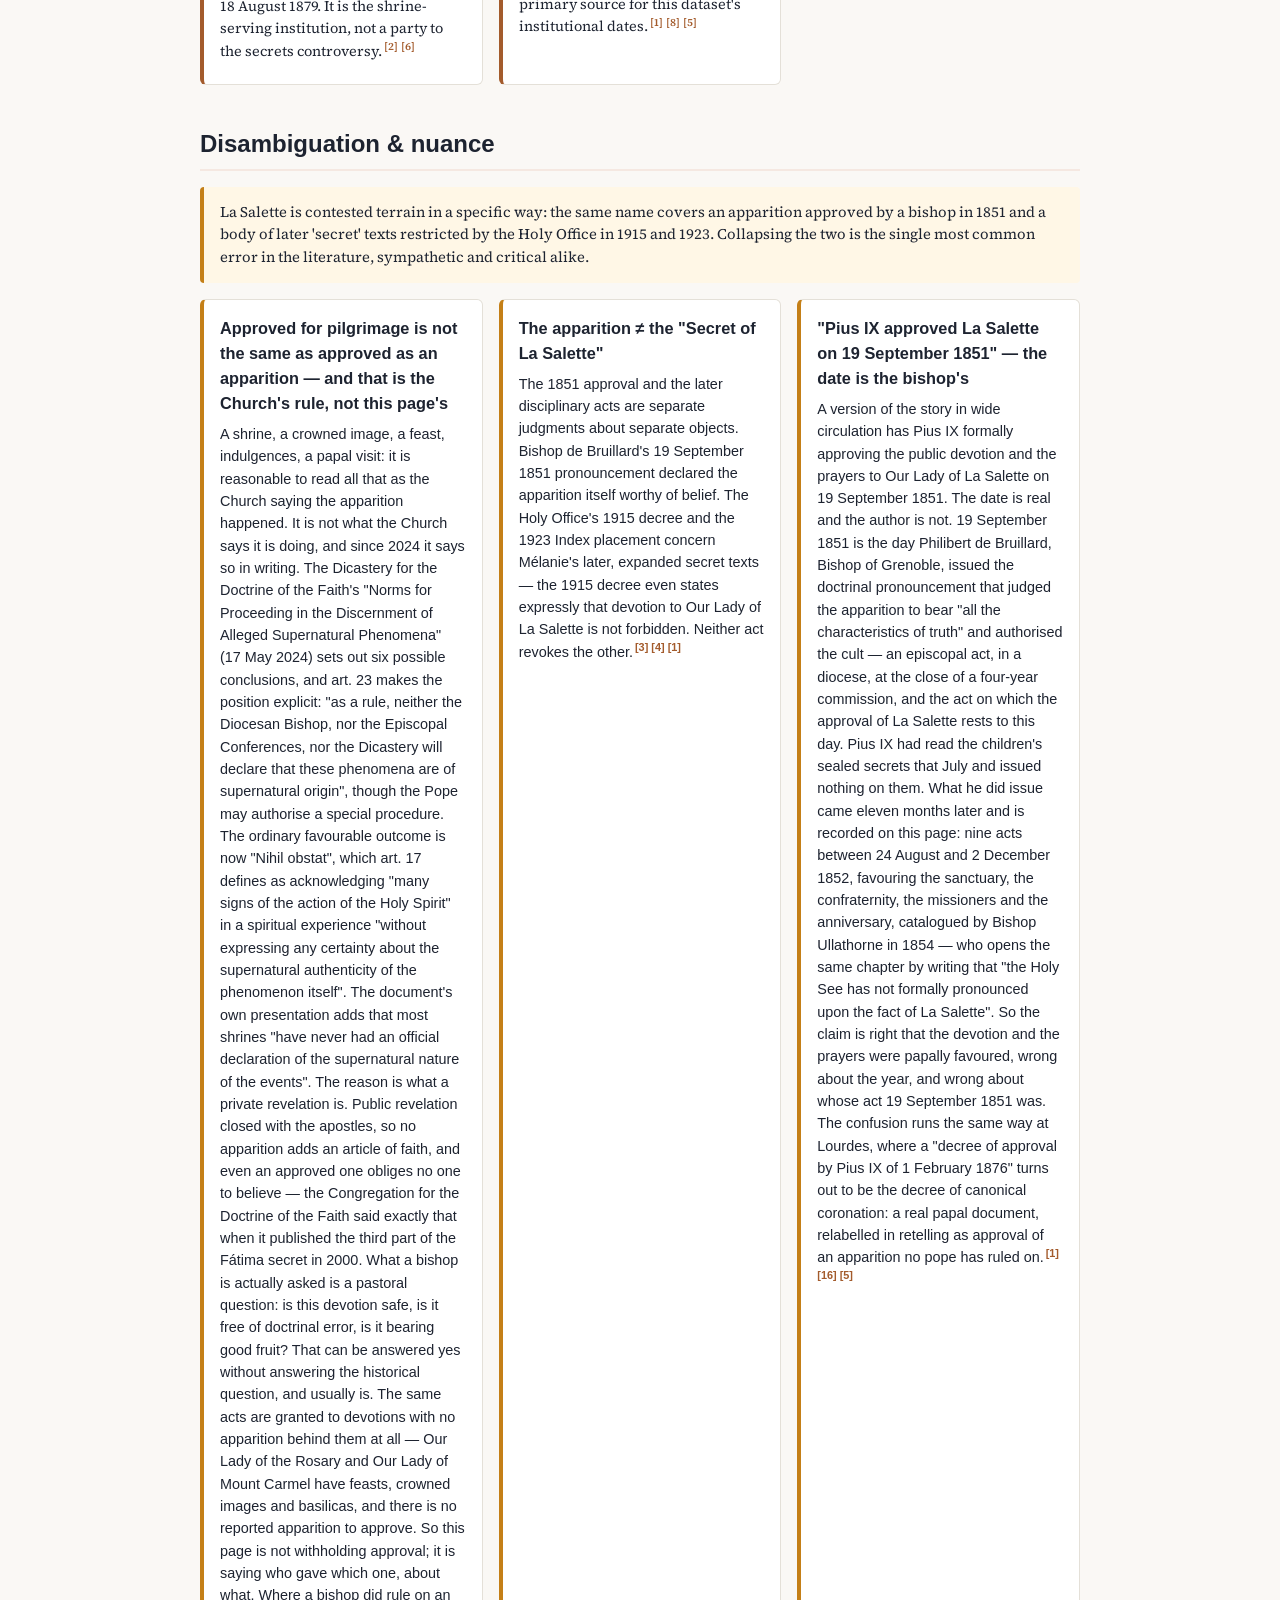
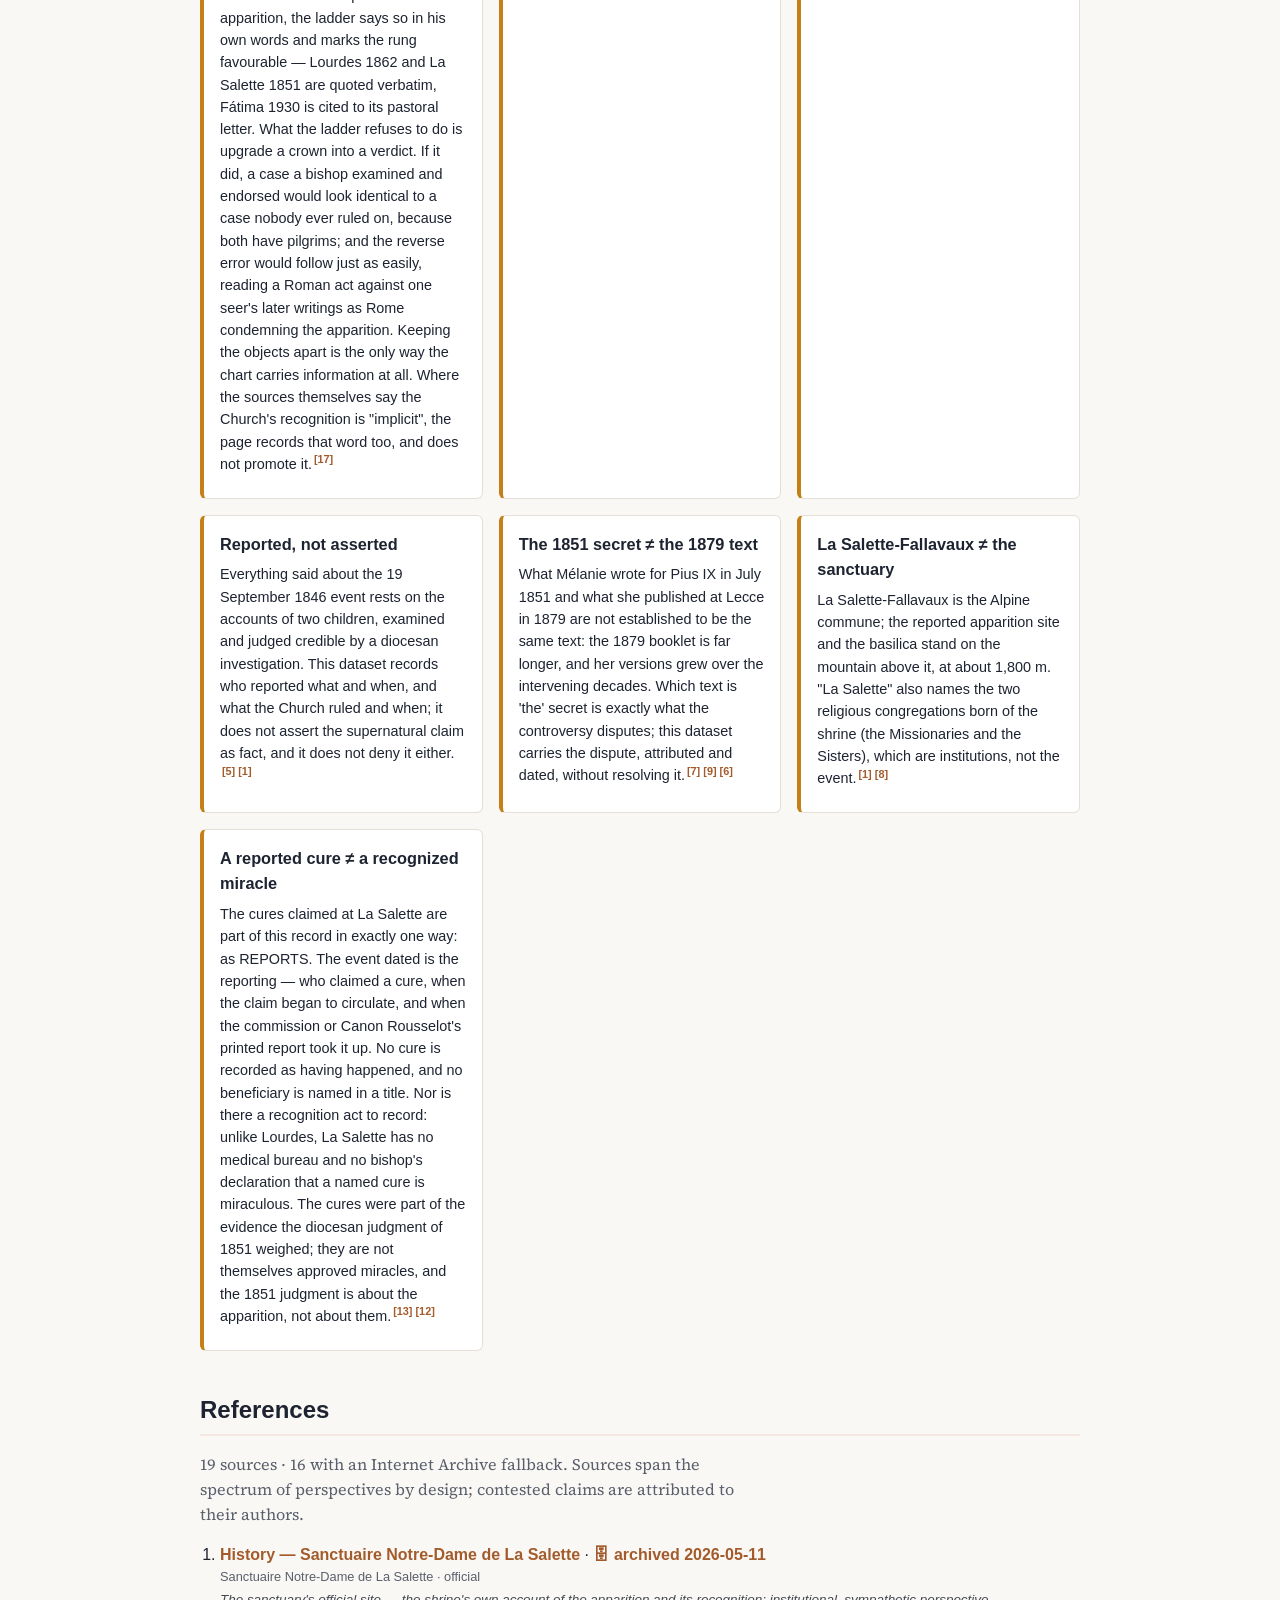
<file: docs/en/index.html>
<!DOCTYPE html>
<html lang="en">
<head>
  <meta charset="utf-8">
  <meta name="viewport" content="width=device-width, initial-scale=1">
  <title>Our Lady of La Salette — Chronology</title>
  <meta name="description" content="An open, source-referenced chronology of the Marian apparition reported at La Salette-Fallavaux in 1846: the famine year and the diocese it happened in, the cures reported afterwards, the diocesan approval of 1851, the basilica and the Missionaries of La Salette, and the later controversy over the &quot;Secrets of La Salette&quot;.">
  <!-- Google tag (gtag.js) -->
  <script async src="https://www.googletagmanager.com/gtag/js?id=G-R9LV1QZHVE"></script>
  <script>
    window.dataLayer = window.dataLayer || [];
    function gtag(){dataLayer.push(arguments);}
    gtag('js', new Date());
    gtag('config', 'G-R9LV1QZHVE');
  </script>
  <link rel="stylesheet" href="../styles.css">
  <script src="../river.js" defer></script>
  <script src="../cite.js" defer data-label="Reference" data-all="All references"></script>
  <link rel="canonical" href="https://cronologia.github.io/lasalette/en/">
  <link rel="alternate" hreflang="en" href="https://cronologia.github.io/lasalette/en/">
  <link rel="alternate" hreflang="es" href="https://cronologia.github.io/lasalette/es/">
  <link rel="alternate" hreflang="pt" href="https://cronologia.github.io/lasalette/pt/">
  <link rel="alternate" hreflang="x-default" href="https://cronologia.github.io/lasalette/">
  <meta property="og:type" content="website">
  <meta property="og:site_name" content="Our Lady of La Salette — Chronology">
  <meta property="og:locale" content="en_US">
  <meta property="og:title" content="Our Lady of La Salette — Chronology">
  <meta property="og:description" content="An open, source-referenced chronology of the Marian apparition reported at La Salette-Fallavaux in 1846: the famine year and the diocese it happened in, the cures reported afterwards, the diocesan approval of 1851, the basilica and the Missionaries of La Salette, and the later controversy over the &quot;Secrets of La Salette&quot;.">
  <meta property="og:url" content="https://cronologia.github.io/lasalette/en/">
  <meta name="twitter:card" content="summary">
  <meta name="twitter:title" content="Our Lady of La Salette — Chronology">
  <meta name="twitter:description" content="An open, source-referenced chronology of the Marian apparition reported at La Salette-Fallavaux in 1846: the famine year and the diocese it happened in, the cures reported afterwards, the diocesan approval of 1851, the basilica and the Missionaries of La Salette, and the later controversy over the &quot;Secrets of La Salette&quot;.">
  <script type="application/ld+json">
  {
    "@context": "https://schema.org",
    "@type": "WebSite",
    "name": "Our Lady of La Salette — Chronology",
    "description": "An open, source-referenced chronology of the Marian apparition reported at La Salette-Fallavaux in 1846: the famine year and the diocese it happened in, the cures reported afterwards, the diocesan approval of 1851, the basilica and the Missionaries of La Salette, and the later controversy over the \"Secrets of La Salette\".",
    "url": "https://cronologia.github.io/lasalette/en/",
    "inLanguage": "en"
  }
  </script>
</head>
<body>
  <header class="site-header">
    <div class="wrap">
      <nav class="lang-switch" aria-label="Language"><span class="lang-current" aria-current="true">EN</span><a href="../es/" hreflang="es">ES</a><a href="../pt/" hreflang="pt">PT</a></nav>
      <h1>Our Lady of La Salette — Chronology</h1>
      <p class="subtitle">Chronology of the reported apparition at La Salette in its setting — the famine year, the shrine, the congregation and the Church&#39;s judgments (1826–2016)</p>
      <p class="lead">An open, source-referenced chronology of the Marian apparition reported at La Salette-Fallavaux in 1846: the famine year and the diocese it happened in, the cures reported afterwards, the diocesan approval of 1851, the basilica and the Missionaries of La Salette, and the later controversy over the &quot;Secrets of La Salette&quot;.</p>
      <p class="updated">Last updated: 2026-08-06</p>
      <div class="viz-chips">
        <a href="#chronology">📜 Chronology</a>
      </div>
    </div>
  </header>

  <nav class="site-nav">
    <div class="wrap">
      <a href="#about">About</a>
      <a href="#chronology">Chronology</a>
      <a href="#approval-ladder">How far the case went</a>
      <a href="#figures">Key figures</a>
      <a href="#organizations">Organizations</a>
      <a href="#disambiguation">Disambiguation</a>
      <a href="#references">References</a>
    </div>
  </nav>

  <main class="wrap">
    <section id="approval-ladder" class="viz">
      <h2>How far the case went</h2>
      <p class="section-intro">Two things were judged here, by different authorities, about different objects, and this page never adds them up. The apparition reported on 19 September 1846 was investigated by the Bishop of Grenoble and declared worthy of belief on 19 September 1851; that judgment has never been revoked. Rome then acted fast and generously on the cult — nine acts between August and December 1852, from a privileged altar to an archconfraternity to the anniversary in the diocesan calendar — without ever ruling on whether the apparition happened, a gap the bishop who catalogued those favours in 1854 states in as many words. The Holy Office acts of 1915 and 1923 concern a third object again — the expanded &quot;Secret&quot; texts Mélanie Calvat wrote and published decades afterwards — and the 1915 decree states in so many words that devotion to Our Lady of La Salette is not thereby forbidden. No Roman doctrinal ruling on the 1846 apparition itself has been located, in either direction. Reading the 1852 favours as Rome&#39;s approval, or the 1915 and 1923 decrees as Rome&#39;s verdict against, are the two most common errors in the literature — sympathetic and critical alike, and they are the same error.</p>
      <figure class="approval-ladder">
        <div class="viz-scroll">
        <ol class="al-cascade">
          <li class="al-node al-not-found" style="--al-step:0">
            <a href="#al-rung-1" class="al-node-link">
              <span class="al-num" aria-hidden="true">1</span>
              <span class="al-node-body">
                <span class="al-node-label">Parish level — local inquiry</span><span class="al-when">September–October 1846</span>
                <span class="al-node-status"><span class="al-glyph" aria-hidden="true">·</span>No record found that this step took place</span>
              </span>
            </a>
          </li>
          <li class="al-node al-favourable" style="--al-step:1">
            <a href="#al-rung-2" class="al-node-link">
              <span class="al-num" aria-hidden="true">2</span>
              <span class="al-node-body">
                <span class="al-node-label">Diocese of Grenoble — the apparition</span><span class="al-when">1847 – 19 September 1851</span>
                <span class="al-node-status"><span class="al-glyph" aria-hidden="true">✓</span>Investigated — concluded in favour</span>
              </span>
            </a>
          </li>
          <li class="al-node al-not-found" style="--al-step:2">
            <a href="#al-rung-3" class="al-node-link">
              <span class="al-num" aria-hidden="true">3</span>
              <span class="al-node-body">
                <span class="al-node-label">Rome — the 1846 apparition itself</span><span class="al-when">1851 onwards</span>
                <span class="al-node-status"><span class="al-glyph" aria-hidden="true">·</span>No record found that this step took place</span>
              </span>
            </a>
          </li>
          <li class="al-node al-adjacent" style="--al-step:3">
            <a href="#al-rung-4" class="al-node-link">
              <span class="al-num" aria-hidden="true">4</span>
              <span class="al-node-body">
                <span class="al-node-label">Rome — the cult, the pilgrimage and the missioners (not the apparition)</span><span class="al-when">24 August – 2 December 1852</span>
                <span class="al-node-status"><span class="al-glyph" aria-hidden="true">◆</span>Church act on a related matter — not a ruling on the apparition</span>
              </span>
            </a>
          </li>
          <li class="al-node al-negative" style="--al-step:4">
            <a href="#al-rung-5" class="al-node-link">
              <span class="al-num" aria-hidden="true">5</span>
              <span class="al-node-body">
                <span class="al-node-label">Holy Office — Mélanie&#39;s &quot;Secret de la Salette&quot; (not the apparition)</span><span class="al-when">21 December 1915</span>
                <span class="al-node-status"><span class="al-glyph" aria-hidden="true">✗</span>Investigated — concluded against</span>
              </span>
            </a>
          </li>
          <li class="al-node al-negative" style="--al-step:5">
            <a href="#al-rung-6" class="al-node-link">
              <span class="al-num" aria-hidden="true">6</span>
              <span class="al-node-body">
                <span class="al-node-label">Holy Office — Mélanie&#39;s printed booklet (not the apparition)</span><span class="al-when">9 May 1923</span>
                <span class="al-node-status"><span class="al-glyph" aria-hidden="true">✗</span>Investigated — concluded against</span>
              </span>
            </a>
          </li>
        </ol>
        </div>
        <figcaption>One rung per authority. &quot;No ruling found&quot; is a statement about the evidence, not about the case.</figcaption>
      </figure>
      <details class="al-details">
        <summary>Step by step, with the documents</summary>
        <div class="al-tablist" hidden aria-label="How far the case went">
            <button type="button" class="al-tab" data-al-panel="al-rung-1"><span class="al-glyph" aria-hidden="true">·</span>Parish level — local inquiry</button>
            <button type="button" class="al-tab" data-al-panel="al-rung-2"><span class="al-glyph" aria-hidden="true">✓</span>Diocese of Grenoble — the apparition</button>
            <button type="button" class="al-tab" data-al-panel="al-rung-3"><span class="al-glyph" aria-hidden="true">·</span>Rome — the 1846 apparition itself</button>
            <button type="button" class="al-tab" data-al-panel="al-rung-4"><span class="al-glyph" aria-hidden="true">◆</span>Rome — the cult, the pilgrimage and the missioners (not the apparition)</button>
            <button type="button" class="al-tab" data-al-panel="al-rung-5"><span class="al-glyph" aria-hidden="true">✗</span>Holy Office — Mélanie&#39;s &quot;Secret de la Salette&quot; (not the apparition)</button>
            <button type="button" class="al-tab" data-al-panel="al-rung-6"><span class="al-glyph" aria-hidden="true">✗</span>Holy Office — Mélanie&#39;s printed booklet (not the apparition)</button>
        </div>
        <div class="al-panels">
          <section id="al-rung-1" class="al-panel al-not-found">
            <h3 class="al-panel-title">Parish level — local inquiry <span class="al-when">September–October 1846</span></h3>
            <p class="al-status"><span class="al-glyph" aria-hidden="true">·</span>No record found that this step took place</p>
<p class="al-who">The parish clergy of La Salette, in the diocese of Grenoble</p><p class="al-nodoc">No distinct parish-level canonical inquiry has been located. What the sources record at this level is pastoral rather than judicial: the children were urged to tell the parish priest of La Salette, who took notes and recounted their account in his sermon the next morning, and the English Wikipedia article states that on 16 October 1846 the parish priest wrote down where the two children&#39;s accounts differed. Searched for a parish-level process or finding in the sanctuary&#39;s own history, the 1910 Catholic Encyclopedia article and the English Wikipedia article: all three pass straight from the children&#39;s report to the bishop&#39;s commissions, and none names a local canonical inquiry or a ruling by one. That is a statement about the record, not a claim that nothing happened at La Salette before 1847.</p>            <p class="al-cites"><sup class="cite"><a href="#ref-6" title="Reference 6">[6]</a> <a href="#ref-1" title="Reference 1">[1]</a> <a href="#ref-5" title="Reference 5">[5]</a></sup></p>
          </section>
          <section id="al-rung-2" class="al-panel al-favourable">
            <h3 class="al-panel-title">Diocese of Grenoble — the apparition <span class="al-when">1847 – 19 September 1851</span></h3>
            <p class="al-status"><span class="al-glyph" aria-hidden="true">✓</span>Investigated — concluded in favour</p>
<p class="al-who">Bishop Philibert de Bruillard, with commissions of clergy and theologians</p><p class="al-outcome">The bishop appointed a commission to examine the event judicially; the 1910 Catholic Encyclopedia records that it concluded the reality of the apparition should be admitted. After what the sanctuary describes as five years of rigorous investigation, de Bruillard&#39;s doctrinal pronouncement of 19 September 1851 declared that the apparition of the Blessed Virgin to the two shepherds bears within itself all the characteristics of truth and that the faithful have good grounds to hold it certain, and authorised the cult. This is the judgment on the apparition, it is diocesan, and it has never been revoked. (The Catholic Encyclopedia instead dates the declaration 16 November 1851; the discrepancy is recorded here, not resolved.)</p>            <p class="al-cites"><sup class="cite"><a href="#ref-1" title="Reference 1">[1]</a> <a href="#ref-6" title="Reference 6">[6]</a> <a href="#ref-5" title="Reference 5">[5]</a></sup></p>
          </section>
          <section id="al-rung-3" class="al-panel al-not-found">
            <h3 class="al-panel-title">Rome — the 1846 apparition itself <span class="al-when">1851 onwards</span></h3>
            <p class="al-status"><span class="al-glyph" aria-hidden="true">·</span>No record found that this step took place</p>
<p class="al-who">The Holy See</p><p class="al-nodoc">No Roman doctrinal ruling on the apparition has been located, in either direction. The children&#39;s sealed secrets were carried to Pius IX in July 1851 and no published papal judgment on them or on the apparition followed; the 1910 Catholic Encyclopedia sums the position up as &quot;As Rome uttered no decision the strife was prolonged between the disputants&quot;. The zero is not for want of Roman interest: in the autumn of 1852 Pius IX issued at least nine acts favouring the sanctuary, the confraternity, the missioners and the anniversary — they are the next rung — and the bishop who catalogued them in 1854, a sympathetic witness with every motive to claim more, wrote that &quot;the Holy See has not formally pronounced upon the fact of La Salette. Her word, that final and decisive word, has not been uttered.&quot; The two Roman acts this chronology cites against the case, of 1915 and 1923, name Mélanie&#39;s secret texts and not the apparition; the 2016 act of the Congregation for Divine Worship inscribing the memorial of Our Lady of La Salette in the proper calendar for France concerns the liturgy and the devotion, not the truth of the 1846 event. Approval of this apparition rests where it was given in 1851: with the diocese. Two further sympathetic witnesses say the same in the decade after, and neither is Ullathorne: the confraternity&#39;s own manual of 1855 grants that Rome “did not pronounce that final decision which brings all discussions to a close” — though it then claims she “implicitly sanctioned” the bishop&#39;s acts, which is the confraternity&#39;s inference and not a Roman one — and Petrocchi in 1864, having listed the same nine acts, writes that “non osiamo asserire che queste dimostrazioni facciano del fatto della Salette un articolo di fede”. Three accounts written to commend the shrine all stop short of claiming a Roman judgment on the apparition.</p>            <p class="al-cites"><sup class="cite"><a href="#ref-5" title="Reference 5">[5]</a> <a href="#ref-8" title="Reference 8">[8]</a> <a href="#ref-16" title="Reference 16">[16]</a> <a href="#ref-18" title="Reference 18">[18]</a> <a href="#ref-19" title="Reference 19">[19]</a></sup></p>
          </section>
          <section id="al-rung-4" class="al-panel al-adjacent">
            <h3 class="al-panel-title">Rome — the cult, the pilgrimage and the missioners (not the apparition) <span class="al-when">24 August – 2 December 1852</span></h3>
            <p class="al-status"><span class="al-glyph" aria-hidden="true">◆</span>Church act on a related matter — not a ruling on the apparition</p>
<p class="al-who">Pius IX, by rescript, brief and indult</p><p class="al-outcome">Rome moved quickly, and on everything except the question. Within fifteen months of the diocesan judgment of September 1851, Pius IX made the sanctuary&#39;s high altar privileged in perpetuity (24 August 1852), let any visiting priest say a votive Mass of the Blessed Virgin there (26 August), granted five indulgences to the Confraternity of La Salette (26 August), a plenary indulgence to everyone who visits the church (3 September) and to those who follow the missioners&#39; missions (3 September), gave the missioners faculties for blessing objects and the Scapular (7 September), erected the confraternity into an Archconfraternity of Our Lady of Reconciliation of La Salette (7 September), and permitted the whole diocese of Grenoble to solemnize 19 September each year (2 December). Every one of these acts presupposes the pilgrimage and none of them adjudicates it: they regulate worship, grant indulgences and empower a clergy. The rung is marked as an act on a related matter for that reason, and the source that lists the acts — Bishop Ullathorne, in 1854, writing to persuade — is also the source for the denial: &quot;The Holy See has not formally pronounced upon the fact of La Salette.&quot; A reader who takes the speed and volume of these favours as Rome&#39;s verdict is making the inference the acts were careful not to make.</p>            <p class="al-cites"><sup class="cite"><a href="#ref-16" title="Reference 16">[16]</a></sup></p>
          </section>
          <section id="al-rung-5" class="al-panel al-negative">
            <h3 class="al-panel-title">Holy Office — Mélanie&#39;s &quot;Secret de la Salette&quot; (not the apparition) <span class="al-when">21 December 1915</span></h3>
            <p class="al-status"><span class="al-glyph" aria-hidden="true">✗</span>Investigated — concluded against</p>
<p class="al-who">Supreme Sacred Congregation of the Holy Office</p><p class="al-outcome">The decree &quot;Decretum circa vulgo dictum «Secret de la Salette»&quot; (AAS 7 (1915), pp. 594–595) commands the faithful of every country not to treat or discuss the so-called Secret of La Salette in its various forms, or its application to present or future times, in books, pamphlets or articles, signed or anonymous, under pain of canonical sanctions. Its object is the secret texts. The same decree states expressly that it does not forbid devotion to the Blessed Virgin invoked as Reconciler of La Salette, and it leaves the diocesan judgment of 1851 on the apparition untouched.</p>            <p class="al-cites"><sup class="cite"><a href="#ref-3" title="Reference 3">[3]</a></sup></p>
          </section>
          <section id="al-rung-6" class="al-panel al-negative">
            <h3 class="al-panel-title">Holy Office — Mélanie&#39;s printed booklet (not the apparition) <span class="al-when">9 May 1923</span></h3>
            <p class="al-status"><span class="al-glyph" aria-hidden="true">✗</span>Investigated — concluded against</p>
<p class="al-who">Supreme Sacred Congregation of the Holy Office; approved by Pius XI</p><p class="al-outcome">The Holy Office proscribed and condemned the booklet &quot;L&#39;apparition de la très Sainte Vierge sur la sainte montagne de la Salette&quot; — the 1922 Société Saint-Augustin reprint of the text Mélanie published at Lecce in 1879 — ordering copies withdrawn from the hands of the faithful; Pius XI approved the resolution the same day (AAS 15 (1923), pp. 287–288). The condemned object is a printed book by one of the seers, not the apparition of 1846 and not the diocesan judgment of 1851.</p>            <p class="al-cites"><sup class="cite"><a href="#ref-4" title="Reference 4">[4]</a> <a href="#ref-7" title="Reference 7">[7]</a></sup></p>
          </section>
        </div>
      </details>
      <script>(function () {
        var s = document.currentScript.closest('section');
        var det = s.querySelector('.al-details');
        var list = s.querySelector('.al-tablist');
        var tabs = [].slice.call(s.querySelectorAll('.al-tab'));
        var panels = [].slice.call(s.querySelectorAll('.al-panel'));
        if (!det || !tabs.length || tabs.length !== panels.length) return;
        list.hidden = false;
        list.setAttribute('role', 'tablist');
        function select(id, focus) {
          tabs.forEach(function (b, i) {
            var on = b.getAttribute('data-al-panel') === id;
            b.setAttribute('aria-selected', on ? 'true' : 'false');
            b.setAttribute('tabindex', on ? '0' : '-1');
            panels[i].hidden = !on;
            if (on && focus) b.focus();
          });
        }
        tabs.forEach(function (b, i) {
          b.setAttribute('role', 'tab');
          b.id = b.getAttribute('data-al-panel') + '-tab';
          panels[i].setAttribute('role', 'tabpanel');
          panels[i].setAttribute('aria-labelledby', b.id);
          panels[i].tabIndex = 0;
          b.addEventListener('click', function () { select(b.getAttribute('data-al-panel'), false); });
          b.addEventListener('keydown', function (e) {
            var d = e.key === 'ArrowRight' ? 1 : e.key === 'ArrowLeft' ? -1 : 0;
            if (!d) return;
            e.preventDefault();
            var n = (i + d + tabs.length) % tabs.length;
            select(tabs[n].getAttribute('data-al-panel'), true);
          });
        });
        // A cascade node opens the disclosure and selects its panel, instead of
        // jumping the page to a fragment inside a collapsed <details>.
        [].slice.call(s.querySelectorAll('.al-node-link')).forEach(function (a) {
          a.addEventListener('click', function (e) {
            e.preventDefault();
            det.open = true;
            select(a.getAttribute('href').slice(1), true);
          });
        });
        select(tabs[0].getAttribute('data-al-panel'), false);
      })();</script>
    </section>

    <section id="about">
      <h2>About</h2>
      <p class="notice">Work-in-progress dataset compiled from public sources (see references). The apparition is recorded here as a REPORTED event: the dataset states who reported what and when, and what the Church ruled and when, citing the ruling document — it never asserts the supernatural claim as fact. Events before 1846 (the subsistence crisis, the diocese of Grenoble under de Bruillard) are CONTEXT for the setting, offered neither as explanation of the report nor as corroboration of it. Reported cures are handled the same way: the datable thing is the ACCOUNT — that a cure was reported, by whom, when it began to circulate, and when the commission or Rousselot&#39;s printed report took it up. No cure is recorded as having happened; La Salette has no medical bureau and no cure connected with it carries an act of recognition. Attendance figures are attributed to whoever publishes them and are left unreconciled where they disagree. The two Church judgments this dataset carries are about two different objects — the apparition (approved 1851) and the expanded &quot;secrets&quot; (restricted 1915 and 1923) — and are never merged. Contested claims are attributed to their authors; dates not yet verified against a primary source are flagged with a ? mark. Corrections against primary sources are welcome.</p>
      <dl class="facts">
        <dt>What it is</dt>
        <dd>A single Marian apparition reported on 19 September 1846 on a mountain above La Salette-Fallavaux (French Alps, then diocese of Grenoble) by two shepherd children — recorded here as the children&#39;s account and as the Church judgments passed on it, not as an asserted fact.<sup class="cite"><a href="#ref-1" title="Reference 1">[1]</a> <a href="#ref-5" title="Reference 5">[5]</a></sup></dd>
        <dt>The seers</dt>
        <dd>Mélanie Calvat, aged 14 (the 1910 Catholic Encyclopedia says 15), and Maximin Giraud, aged 11 — two shepherd children of Corps who reported a weeping &quot;Beautiful Lady&quot; and a message delivered partly in French, partly in the local Occitan dialect.<sup class="cite"><a href="#ref-1" title="Reference 1">[1]</a> <a href="#ref-5" title="Reference 5">[5]</a> <a href="#ref-6" title="Reference 6">[6]</a></sup></dd>
        <dt>Church approval status</dt>
        <dd>Two separate judgments about two separate objects. (1) The apparition: declared to bear &quot;all the characteristics of truth&quot; and worthy of belief by Bishop Philibert de Bruillard of Grenoble on 19 September 1851. (2) Mélanie&#39;s later, expanded &quot;Secret&quot;: restricted by the Holy Office — a decree of 21 December 1915 ordered the faithful not to discuss the secret under its various forms, and a decree of 9 May 1923 placed the 1922 reprint of her 1879 booklet on the Index of Forbidden Books. The 1915 decree states expressly that devotion to Our Lady of La Salette itself is not forbidden.<sup class="cite"><a href="#ref-1" title="Reference 1">[1]</a> <a href="#ref-3" title="Reference 3">[3]</a> <a href="#ref-4" title="Reference 4">[4]</a></sup></dd>
        <dt>Institutions born of it</dt>
        <dd>The Sanctuary (later Basilica) of Our Lady of La Salette on the apparition site, and the Missionaries of Our Lady of La Salette, both announced by Bishop de Bruillard&#39;s pastoral letter of 1 May 1852.<sup class="cite"><a href="#ref-6" title="Reference 6">[6]</a> <a href="#ref-8" title="Reference 8">[8]</a> <a href="#ref-2" title="Reference 2">[2]</a></sup></dd>
        <dt>Reported cures</dt>
        <dd>Cures were claimed at the mountain from the autumn of 1846, and the reports — with the press controversy around them — are what brought Bishop de Bruillard to open the canonical inquiry in July 1847; the commission examined them, and Canon Rousselot printed the case for them in his report to the bishop. That is as far as this dataset goes: it records who reported what and when, and never that a cure occurred. La Salette has no medical bureau and no equivalent of the Lourdes recognition acts — the French Wikipedia article states plainly that the Church made no scientific inquiry into these &quot;declarations of miracles&quot; — so no cure connected with the shrine carries a dated act of recognition, and none is recorded here as a fact.<sup class="cite"><a href="#ref-13" title="Reference 13">[13]</a> <a href="#ref-12" title="Reference 12">[12]</a> <a href="#ref-5" title="Reference 5">[5]</a></sup></dd>
        <dt>Pilgrimage today</dt>
        <dd>Two figures circulate and they do not agree. Villes Sanctuaires en France, the association of French shrine towns of which La Salette is a member, gives nearly 200,000 pilgrims and visitors a year; the French Wikipedia article gives about 300,000. Neither states a method, and no audited count published by the sanctuary itself was reachable. Both numbers are attributed to whoever publishes them and the gap is left standing.<sup class="cite"><a href="#ref-15" title="Reference 15">[15]</a> <a href="#ref-14" title="Reference 14">[14]</a></sup></dd>
      </dl>
    </section>

    <section id="chronology" class="river">
      <h2>Chronology</h2>
      <p class="section-intro">Key events in chronological order. A <span class="flag">?</span> flag marks
      dates not yet verified against a primary source.</p>
      <div class="rv-bar">
        <div class="rv-controls" role="group" aria-label="Filter the chronology" hidden>
          <label class="rv-chip rv-firm"><input type="checkbox" data-firm><span class="rv-sw"></span>Firm dates only</label>
          <label class="rv-find">Find <input type="search" autocomplete="off"></label>
          <p class="rv-status" aria-live="polite" data-all="all {n} events" data-some="{n} of {total} events shown" data-reading="Reading"></p>
        </div>
        <svg class="rv-ribbon" viewBox="-4 0 1008 29" preserveAspectRatio="xMinYMid meet" role="img" aria-label="Overview of all 29 events; long gaps in the record are drawn as breaks">
          <rect class="rv-row" x="0" y="2" width="1000" height="9"/><rect class="rv-brk" x="825.1" y="2" width="4" height="9"><title>3 decades with no recorded events (1930–1959)</title></rect><rect class="rv-brk" x="915.5" y="2" width="4" height="9"><title>4 decades with no recorded events (1970–2009)</title></rect>
          <line class="rv-tick rv-l0" data-i="0" x1="48.4" x2="48.4" y1="3.5" y2="9.5"/><line class="rv-tick rv-l0" data-i="1" x1="197.3" x2="197.3" y1="3.5" y2="9.5"/><line class="rv-tick rv-l0" data-i="2" x1="197.3" x2="197.3" y1="3.5" y2="9.5"/><line class="rv-tick rv-l0 rv-u" data-i="3" x1="197.3" x2="197.3" y1="3.5" y2="9.5"/><line class="rv-tick rv-l0 rv-u" data-i="4" x1="197.3" x2="197.3" y1="3.5" y2="9.5"/><line class="rv-tick rv-l0 rv-u" data-i="5" x1="204.8" x2="204.8" y1="3.5" y2="9.5"/><line class="rv-tick rv-l0" data-i="6" x1="204.8" x2="204.8" y1="3.5" y2="9.5"/><line class="rv-tick rv-l0 rv-u" data-i="7" x1="204.8" x2="204.8" y1="3.5" y2="9.5"/><line class="rv-tick rv-l0 rv-u" data-i="8" x1="212.2" x2="212.2" y1="3.5" y2="9.5"/><line class="rv-tick rv-l0" data-i="9" x1="234.6" x2="234.6" y1="3.5" y2="9.5"/><line class="rv-tick rv-l0" data-i="10" x1="234.6" x2="234.6" y1="3.5" y2="9.5"/><line class="rv-tick rv-l0" data-i="11" x1="242" x2="242" y1="3.5" y2="9.5"/><line class="rv-tick rv-l0" data-i="12" x1="242" x2="242" y1="3.5" y2="9.5"/><line class="rv-tick rv-l0 rv-u" data-i="13" x1="242" x2="242" y1="3.5" y2="9.5"/><line class="rv-tick rv-l0 rv-u" data-i="14" x1="242" x2="242" y1="3.5" y2="9.5"/><line class="rv-tick rv-l0 rv-u" data-i="15" x1="264.4" x2="264.4" y1="3.5" y2="9.5"/><line class="rv-tick rv-l0" data-i="16" x1="286.7" x2="286.7" y1="3.5" y2="9.5"/><line class="rv-tick rv-l0" data-i="17" x1="413.3" x2="413.3" y1="3.5" y2="9.5"/><line class="rv-tick rv-l0" data-i="18" x1="443.1" x2="443.1" y1="3.5" y2="9.5"/><line class="rv-tick rv-l0 rv-u" data-i="19" x1="443.1" x2="443.1" y1="3.5" y2="9.5"/><line class="rv-tick rv-l0" data-i="20" x1="443.1" x2="443.1" y1="3.5" y2="9.5"/><line class="rv-tick rv-l0 rv-u" data-i="21" x1="450.5" x2="450.5" y1="3.5" y2="9.5"/><line class="rv-tick rv-l0" data-i="22" x1="539.8" x2="539.8" y1="3.5" y2="9.5"/><line class="rv-tick rv-l0 rv-u" data-i="23" x1="629.2" x2="629.2" y1="3.5" y2="9.5"/><line class="rv-tick rv-l0 rv-u" data-i="24" x1="636.7" x2="636.7" y1="3.5" y2="9.5"/><line class="rv-tick rv-l0" data-i="25" x1="711.2" x2="711.2" y1="3.5" y2="9.5"/><line class="rv-tick rv-l0" data-i="26" x1="770.7" x2="770.7" y1="3.5" y2="9.5"/><line class="rv-tick rv-l0" data-i="27" x1="853.7" x2="853.7" y1="3.5" y2="9.5"/><line class="rv-tick rv-l0" data-i="28" x1="973.9" x2="973.9" y1="3.5" y2="9.5"/>
          <text class="rv-axis" x="0" y="26" text-anchor="start">1826</text><text class="rv-axis" x="819.1" y="26" text-anchor="end">1923</text><text class="rv-axis" x="835.1" y="26" text-anchor="start">1962</text><text class="rv-axis" x="925.5" y="26" text-anchor="start">2016</text><rect class="rv-win" x="0" y="0" width="0" height="13"/>
        </svg>
      </div>
      <ol class="rv-list" style="--lanes:1">
        <li class="rv-e" id="decade-1820" data-i="0" data-lanes="" data-decade="1820s">
          <div class="rv-year">1826<small>1826-08-06</small></div>
          <div class="rv-node" aria-hidden="true"><i class="rv-l0" style="--k:0"></i></div>
          <div class="rv-card">
            <p class="rv-kick"><span>Paris / Grenoble, France</span></p>
            <h3>Philibert de Bruillard is consecrated Bishop of Grenoble</h3>
            <p class="rv-text">Philibert de Bruillard, born at Dijon in 1765, ordained in 1789 and a clandestine priest through the Revolution, was consecrated Bishop of Grenoble by Bishop Frayssinous on 6 August 1826. Over his episcopate he established 107 new parishes and 34 vicariates and brought several congregations into the diocese, among them the Oblates of Mary Immaculate in 1834. He was therefore about eighty years old, and twenty years into rebuilding a post-Revolutionary diocese, when the two children of Corps made their report in September 1846. He resigned in 1852 and died on 15 December 1860; his heart is kept at the shrine. Recorded as the institutional setting of the judgment of 1851, not as a reason to accept or reject it.<sup class="cite"><a href="#ref-11" title="Reference 11">[11]</a></sup></p>
          </div>
        </li>
        <li class="rv-e" id="decade-1840" data-i="1" data-lanes="" data-decade="1840s">
          <div class="rv-year">1846</div>
          <div class="rv-node" aria-hidden="true"><i class="rv-l0" style="--k:0"></i></div>
          <div class="rv-card">
            <p class="rv-kick"><span>France and continental Europe</span></p>
            <h3>The subsistence crisis of the Hungry Forties reaches its worst year</h3>
            <p class="rv-text">Potato blight arrived on the continent in the summer of 1845 and spread within weeks; the cereal harvests failed as well, and food prices reached their peak in the first half of 1847. France recorded roughly ten thousand famine-related deaths — far fewer than Ireland, and still a subsistence crisis of a kind Western Europe would not see again. Historians read the hardship as the main trigger of the political upheaval of 1848. In the Isère, per the French Wikipedia account, cereal production fell sharply and the price of bread doubled. The public message the children reported speaks of spoilt wheat and rotting potatoes; readers have drawn conclusions from that in both directions, and this dataset draws none. The crisis is recorded here as the material condition of the year, not as an explanation of the report and not as corroboration of it.<sup class="cite"><a href="#ref-10" title="Reference 10">[10]</a> <a href="#ref-13" title="Reference 13">[13]</a></sup></p>
            <p class="date-note">The crisis is dated to 1845–1847 as a whole; this entry is placed at 1846, the year of the failed harvest that preceded the reported apparition of 19 September.</p>
          </div>
        </li>
        <li class="rv-e" data-i="2" data-lanes="" data-decade="1840s">
          <div class="rv-year">1846<small>1846-09-19</small></div>
          <div class="rv-node" aria-hidden="true"><i class="rv-l0" style="--k:0"></i></div>
          <div class="rv-card">
            <p class="rv-kick"><span>La Salette-Fallavaux, France</span></p>
            <h3>Two children report an apparition of a weeping &quot;Beautiful Lady&quot;</h3>
            <p class="rv-text">Mélanie Calvat (14) and Maximin Giraud (11), shepherd children from Corps, report that at about 3 p.m., on the mountain pasture above La Salette-Fallavaux, a weeping woman surrounded by light spoke to them — in French and then in the local Occitan dialect — delivering a public message centred on blasphemy, Sunday observance and conversion, and entrusting each child with a personal secret. All content of the event rests on the children&#39;s own accounts.<sup class="cite"><a href="#ref-1" title="Reference 1">[1]</a> <a href="#ref-5" title="Reference 5">[5]</a> <a href="#ref-6" title="Reference 6">[6]</a></sup></p>
          </div>
        </li>
        <li class="rv-e rv-u" data-i="3" data-lanes="" data-decade="1840s">
          <div class="rv-year">1846<small>1846-09-21</small> <span class="flag" title="Date not yet verified against a primary source">?</span></div>
          <div class="rv-node" aria-hidden="true"><i class="rv-l0" style="--k:0"></i></div>
          <div class="rv-card">
            <p class="rv-kick"><span>La Salette-Fallavaux, France</span></p>
            <h3>A spring is reported flowing at the apparition site</h3>
            <p class="rv-text">Two days after the reported apparition, inhabitants of La Salette are said to have gone up to the pasture and to have found clear water flowing abundantly at the spot where the children placed the weeping woman. The spring became the centre of the pilgrimage and of the cures later claimed there. The datable thing recorded here is the REPORT — who said what, and when it began to circulate. This dataset does not record that a spring appeared, nor that it had not been there before.<sup class="cite"><a href="#ref-13" title="Reference 13">[13]</a></sup></p>
            <p class="date-note">The date is given by the French Wikipedia article, in the conditional mood it uses throughout for the reported events (&quot;se seraient rendus&quot;, &quot;auraient constaté&quot;). No contemporary document establishing it was reachable from this session.</p>
          </div>
        </li>
        <li class="rv-e rv-u" data-i="4" data-lanes="" data-decade="1840s">
          <div class="rv-year">1846<small>1846-11-17</small> <span class="flag" title="Date not yet verified against a primary source">?</span></div>
          <div class="rv-node" aria-hidden="true"><i class="rv-l0" style="--k:0"></i></div>
          <div class="rv-card">
            <p class="rv-kick"><span>Isère, France</span></p>
            <h3>The first cure is reported and circulated as a &quot;declared miracle&quot;</h3>
            <p class="rv-text">A woman who for twenty-two years had walked only on crutches, and had been bedridden for seven, is reported to have walked unaided after prayers were made for her at the site. It is the first of the claims that later brought the bishop to open a formal inquiry. The event dated here is the REPORTING, not a cure: this dataset does not record that anyone was healed. The French Wikipedia article notes of these &quot;declarations of miracles&quot; that the Church subjected them to no scientific inquiry — La Salette has no institution equivalent to the Lourdes Medical Bureau, and no cure connected with the shrine carries a separate act of recognition.<sup class="cite"><a href="#ref-13" title="Reference 13">[13]</a></sup></p>
            <p class="date-note">The date is the one the French Wikipedia article gives for what it calls the first &quot;declared miracle&quot;; the underlying document was not reachable from this session.</p>
          </div>
        </li>
        <li class="rv-e rv-u" data-i="5" data-lanes="" data-decade="1840s">
          <div class="rv-year">1847<small>1847-07-19</small> <span class="flag" title="Date not yet verified against a primary source">?</span></div>
          <div class="rv-node" aria-hidden="true"><i class="rv-l0" style="--k:0"></i></div>
          <div class="rv-card">
            <p class="rv-kick"><span>Grenoble, France</span></p>
            <h3>Bishop de Bruillard opens the canonical investigation</h3>
            <p class="rv-text">Bishop Philibert de Bruillard of Grenoble orders an investigation of the children&#39;s report and appoints a commission of clergy and theologians to examine it judicially. What brought it to this point, on the French Wikipedia&#39;s account, was the reported cures and the press controversy around them, not the children&#39;s account alone: the commission interrogated the visionaries, the inhabitants and the local clergy, and also examined the cures being reported. The commission concludes, per the Catholic Encyclopedia, that the reality of the apparition should be admitted.<sup class="cite"><a href="#ref-1" title="Reference 1">[1]</a> <a href="#ref-5" title="Reference 5">[5]</a> <a href="#ref-13" title="Reference 13">[13]</a></sup></p>
            <p class="date-note">The French Wikipedia article gives 19 July 1847 for the formal opening of the canonical inquiry and 13 December 1847 for the commission&#39;s vote. Both are recorded and both stay flagged: the source is tertiary, and the diocesan act itself was not reachable from this session. The sanctuary presents the 1851 judgment as the outcome of five years of inquiry; the Catholic Encyclopedia records only that Bishop de Bruillard appointed a commission, without dates.</p>
          </div>
        </li>
        <li class="rv-e" data-i="6" data-lanes="" data-decade="1840s">
          <div class="rv-year">1847<small>1847-09-19</small></div>
          <div class="rv-node" aria-hidden="true"><i class="rv-l0" style="--k:0"></i></div>
          <div class="rv-card">
            <p class="rv-kick"><span>La Salette-Fallavaux, France</span></p>
            <h3>First anniversary: the congregation counts at least 30,000 on the mountain</h3>
            <p class="rv-text">The Missionaries&#39; own timeline records &quot;at least 30,000 pilgrims&quot; going up the mountain on the first anniversary, and notes that by 1849 some 15,000 people had been inscribed in the Confraternity of Our Lady of La Salette, Reconciler. Both figures are the congregation&#39;s, published by the congregation, and are attributed to it here rather than asserted; no independent count for those years was reachable.<sup class="cite"><a href="#ref-2" title="Reference 2">[2]</a></sup></p>
          </div>
        </li>
        <li class="rv-e rv-u" data-i="7" data-lanes="" data-decade="1840s">
          <div class="rv-year">1847<small>1847-12-13</small> <span class="flag" title="Date not yet verified against a primary source">?</span></div>
          <div class="rv-node" aria-hidden="true"><i class="rv-l0" style="--k:0"></i></div>
          <div class="rv-card">
            <p class="rv-kick"><span>Grenoble, France</span></p>
            <h3>The episcopal commission votes in favour of the apparition</h3>
            <p class="rv-text">The commission of examiners appointed by Bishop de Bruillard votes, on the French Wikipedia&#39;s account, in favour of recognising the apparition — with a single dissenting voice. The vote is advice to the bishop, not a judgment: the diocesan judgment itself would not come for another four years, on 19 September 1851.<sup class="cite"><a href="#ref-13" title="Reference 13">[13]</a></sup></p>
            <p class="date-note">Date from the French Wikipedia article; the commission&#39;s own minutes were not reachable from this session.</p>
          </div>
        </li>
        <li class="rv-e rv-u" data-i="8" data-lanes="" data-decade="1840s">
          <div class="rv-year">1848 <span class="flag" title="Date not yet verified against a primary source">?</span></div>
          <div class="rv-node" aria-hidden="true"><i class="rv-l0" style="--k:0"></i></div>
          <div class="rv-card">
            <p class="rv-kick"><span>Grenoble, France</span></p>
            <h3>Canon Rousselot publishes his report to the bishop — the printed record of the reported cures</h3>
            <p class="rv-text">Pierre-Joseph Rousselot (1785–1865), professor of dogmatic theology at Grenoble, member of the commission and the leading advocate of the apparition&#39;s reality, published his report to the bishop as La vérité sur l&#39;événement de La Salette du 19 septembre 1846. It is the document in which the cures claimed at the mountain entered the printed record, gathered and argued by a named ecclesiastic who believed them. That is what is dated here: a report about reported cures, by a partisan of the case, addressed to the authority that would judge it. What the cures were, this dataset does not say — the book itself was not readable from this session, and no cure recorded in it carries a Church act of its own.<sup class="cite"><a href="#ref-12" title="Reference 12">[12]</a> <a href="#ref-13" title="Reference 13">[13]</a></sup></p>
            <p class="date-note">The Google Books catalogue record gives 1848; the French Wikipedia article gives 1849. The disagreement is recorded rather than resolved — the title page could not be read directly, because the Gallica digitization returned 403 to this session&#39;s egress.</p>
          </div>
        </li>
        <li class="rv-e" id="decade-1850" data-i="9" data-lanes="" data-decade="1850s">
          <div class="rv-year">1851<small>1851-07</small></div>
          <div class="rv-node" aria-hidden="true"><i class="rv-l0" style="--k:0"></i></div>
          <div class="rv-card">
            <p class="rv-kick"><span>Grenoble, France</span></p>
            <h3>The children&#39;s secrets are written down and sent to Pius IX</h3>
            <p class="rv-text">At the bishop&#39;s instance the two seers commit their personal secrets to paper — Maximin&#39;s letter is dated Grenoble, 3 July 1851, Mélanie&#39;s 6 July 1851 — and the sealed texts are carried to Rome by two envoys of Bishop de Bruillard and delivered to Pope Pius IX in July 1851. Accounts differ on the envoys&#39; identity (canons Gerin and Rousselot, or vicars-general Melin and Rousselot). Neither text was published by the Holy See; Maximin&#39;s secret was never published at all.<sup class="cite"><a href="#ref-9" title="Reference 9">[9]</a> <a href="#ref-5" title="Reference 5">[5]</a> <a href="#ref-6" title="Reference 6">[6]</a></sup></p>
            <p class="date-note">Maximin&#39;s text is dated Grenoble, 3 July 1851 and Mélanie&#39;s 6 July 1851 (Cor Jesu Sacratissimum, reprinting earlier accounts). Accounts differ on the carriers — canons Gerin and Rousselot in some accounts, vicars-general Melin and Rousselot in others — and the delivery to Pius IX is commonly dated 18 July 1851, a day not verified here against a reachable source.</p>
          </div>
        </li>
        <li class="rv-e" data-i="10" data-lanes="" data-decade="1850s">
          <div class="rv-year">1851<small>1851-09-19</small></div>
          <div class="rv-node" aria-hidden="true"><i class="rv-l0" style="--k:0"></i></div>
          <div class="rv-card">
            <p class="rv-kick"><span>Grenoble, France</span></p>
            <h3>Bishop de Bruillard declares the apparition worthy of belief</h3>
            <p class="rv-text">Five years to the day after the reported event, Bishop Philibert de Bruillard issues his doctrinal pronouncement: the apparition of the Blessed Virgin to the two shepherds on 19 September 1846 &quot;bears within itself all the characteristics of truth&quot;, and the faithful are justified in believing it certain. This is the key diocesan approval document; the Catholic Encyclopedia dates the declaration 16 November 1851, a discrepancy recorded here rather than resolved.<sup class="cite"><a href="#ref-1" title="Reference 1">[1]</a> <a href="#ref-6" title="Reference 6">[6]</a> <a href="#ref-5" title="Reference 5">[5]</a></sup></p>
            <p class="date-note">The doctrinal pronouncement is dated 19 September 1851 (sanctuary, Missionaries, Wikipedia). The 1910 Catholic Encyclopedia instead gives 16 November 1851 — read here as the date the mandement was published and read in the diocese&#39;s churches; the disagreement is recorded, not resolved.</p>
          </div>
        </li>
        <li class="rv-e" data-i="11" data-lanes="" data-decade="1850s">
          <div class="rv-year">1852<small>1852-05-01</small></div>
          <div class="rv-node" aria-hidden="true"><i class="rv-l0" style="--k:0"></i></div>
          <div class="rv-card">
            <p class="rv-kick"><span>Grenoble, France</span></p>
            <h3>Pastoral letter: a sanctuary decreed, the Missionaries of La Salette founded</h3>
            <p class="rv-text">Bishop de Bruillard publishes a pastoral letter announcing the construction of a sanctuary on the mountain of La Salette and creating a body of diocesan missionaries he names the Missionaries of Our Lady of La Salette, charged with serving the pilgrims and spreading the message the children reported.<sup class="cite"><a href="#ref-8" title="Reference 8">[8]</a> <a href="#ref-6" title="Reference 6">[6]</a> <a href="#ref-2" title="Reference 2">[2]</a></sup></p>
            <p class="date-note">1 May 1852 per the French and English Wikipedia articles; the congregation&#39;s own timeline speaks of a second doctrinal statement of the bishop dated 25 May — the day the cornerstone was laid. Both dates are carried.</p>
          </div>
        </li>
        <li class="rv-e" data-i="12" data-lanes="" data-decade="1850s">
          <div class="rv-year">1852<small>1852-05-25</small></div>
          <div class="rv-node" aria-hidden="true"><i class="rv-l0" style="--k:0"></i></div>
          <div class="rv-card">
            <p class="rv-kick"><span>La Salette-Fallavaux, France</span></p>
            <h3>Cornerstone of the sanctuary church laid on the mountain</h3>
            <p class="rv-text">The first stone of the church is laid on the apparition site at about 1,800 m altitude, before a large assembly of the faithful; the building was completed in 1865.<sup class="cite"><a href="#ref-5" title="Reference 5">[5]</a> <a href="#ref-8" title="Reference 8">[8]</a></sup></p>
          </div>
        </li>
        <li class="rv-e rv-u" data-i="13" data-lanes="" data-decade="1850s">
          <div class="rv-year">1852<small>1852-08-24 – 1852-09-07</small> <span class="flag" title="Date not yet verified against a primary source">?</span></div>
          <div class="rv-node" aria-hidden="true"><i class="rv-l0" style="--k:0"></i></div>
          <div class="rv-card">
            <p class="rv-kick"><span>Rome</span></p>
            <h3>Pius IX grants the new sanctuary a series of spiritual favours</h3>
            <p class="rv-text">In a fortnight, eleven months after the Bishop of Grenoble declared the apparition worthy of belief, Rome attaches a run of privileges to the site and to the works growing around it. Ullathorne, writing in 1854, lists them: a rescript of 24 August making the sanctuary&#39;s high altar a privileged altar in perpetuity; a rescript of 26 August allowing any priest who comes to La Salette to say a votive Mass of the Blessed Virgin on almost any day; a brief of the same day granting five indulgences to members of the Confraternity of La Salette; a brief of 3 September granting a plenary indulgence once a year to everyone who visits the church; a second brief of that date for those who follow the missioners&#39; missions and retreats; and three briefs of 7 September — two giving the missioners the power to indulgence crosses, medals and beads and to give the Scapular, and one erecting the Confraternity into an Archconfraternity under the title of Our Lady of Reconciliation of La Salette. What these acts favour is the cult, the pilgrimage and the missioners. None of them pronounces on whether the apparition happened, and Ullathorne opens the chapter that lists them by saying so: &quot;The Holy See has not formally pronounced upon the fact of La Salette. Her word, that final and decisive word, has not been uttered.&quot;<sup class="cite"><a href="#ref-16" title="Reference 16">[16]</a> <a href="#ref-19" title="Reference 19">[19]</a> <a href="#ref-18" title="Reference 18">[18]</a></sup></p>
            <p class="date-note">The dates are Ullathorne&#39;s, published in 1854 and itemised act by act. The acts themselves predate the Holy See&#39;s printed gazettes — Acta Sanctae Sedis begins in 1865 — so none of them has been checked against an official text. A second nineteenth-century list, Petrocchi&#39;s of 1864, differs twice: he dates the votive-Mass rescript 29 August where Ullathorne has 26 August, and he reads the faculty of 7 September as granted “per dieci anni” — for ten years — where Ullathorne and the confraternity&#39;s own 1855 manual both make it a faculty given to ten of the missioners. Both differences are recorded rather than resolved; the originals would settle them.</p>
          </div>
        </li>
        <li class="rv-e rv-u" data-i="14" data-lanes="" data-decade="1850s">
          <div class="rv-year">1852<small>1852-12-02</small> <span class="flag" title="Date not yet verified against a primary source">?</span></div>
          <div class="rv-node" aria-hidden="true"><i class="rv-l0" style="--k:0"></i></div>
          <div class="rv-card">
            <p class="rv-kick"><span>Rome</span></p>
            <h3>Indult: the anniversary of the apparition may be solemnized across the diocese</h3>
            <p class="rv-text">At the Bishop of Grenoble&#39;s request, Pius IX permits the 19th of September — the anniversary of the apparition, &quot;vel ipso apparitionis die&quot; — to be solemnized each year in all the churches of the diocese, or kept on the following Sunday with a solemn Mass and sung Vespers of the Blessed Virgin; the clergy may instead take the whole office and the Mass of the Patronage of the Blessed Virgin under solemn rite, as a Double of the Second Class. Ullathorne draws the inference his readers would draw and marks its limit in the same breath: the clergy &quot;are not indeed enjoined, but they are permitted&quot; to keep the day. A liturgical permission for one diocese is not a doctrinal judgment, and no doctrinal judgment followed it. Petrocchi&#39;s Italian history of 1864 renders the formula as leave “per celebrare con officio solenne la memoria della madre di Dio apparsa in forma umana alla Salette” — the memory of the Mother of God appeared in human form — so the wording he had before him still spoke of the apparition itself.<sup class="cite"><a href="#ref-16" title="Reference 16">[16]</a> <a href="#ref-18" title="Reference 18">[18]</a> <a href="#ref-19" title="Reference 19">[19]</a></sup></p>
            <p class="date-note">Ullathorne gives “2nd December” without restating the year, and the year was an inference from his chapter. It is an inference no longer: the confraternity&#39;s own manual of 1855 states it outright — “by an Indult of the 2nd of December, 1852” — a year after him and independently of him. The indult itself has still not been read in its own text, which is why the date remains unverified here.</p>
          </div>
        </li>
        <li class="rv-e rv-u" data-i="15" data-lanes="" data-decade="1850s">
          <div class="rv-year">1855 <span class="flag" title="Date not yet verified against a primary source">?</span></div>
          <div class="rv-node" aria-hidden="true"><i class="rv-l0" style="--k:0"></i></div>
          <div class="rv-card">
            <p class="rv-kick"><span>Grenoble, France</span></p>
            <h3>Bishop Ginoulhiac confirms his predecessor&#39;s judgment</h3>
            <p class="rv-text">Jacques Ginoulhiac, de Bruillard&#39;s successor as Bishop of Grenoble, confirms the 1851 decision, stating — per the sanctuary&#39;s account — that &quot;the task of the shepherds is complete; that of the Church begins.&quot;<sup class="cite"><a href="#ref-1" title="Reference 1">[1]</a></sup></p>
            <p class="date-note">Only the year is given by the source cited (the sanctuary&#39;s own history page); the date of Bishop Ginoulhiac&#39;s confirming statement was not verified against a reachable primary document.</p>
          </div>
        </li>
        <li class="rv-e" data-i="16" data-lanes="" data-decade="1850s">
          <div class="rv-year">1858<small>1858-02-02</small></div>
          <div class="rv-node" aria-hidden="true"><i class="rv-l0" style="--k:0"></i></div>
          <div class="rv-card">
            <p class="rv-kick"><span>Grenoble, France</span></p>
            <h3>The first Missionaries of La Salette take their vows</h3>
            <p class="rv-text">Fathers Albertin, Archier, Berlioz, Basson, Buisson and Petit took their first vows in the bishop&#39;s chapel, six years after the pastoral that created the body of diocesan missionaries. Their perpetual vows came in 1879, the same year Rome approved the Institute. Dates from the congregation&#39;s own timeline.<sup class="cite"><a href="#ref-2" title="Reference 2">[2]</a></sup></p>
          </div>
        </li>
        <li class="rv-e" id="decade-1870" data-i="17" data-lanes="" data-decade="1870s">
          <div class="rv-year">1875<small>1875-03-01</small></div>
          <div class="rv-node" aria-hidden="true"><i class="rv-l0" style="--k:0"></i></div>
          <div class="rv-card">
            <p class="rv-kick"><span>Corps, France</span></p>
            <h3>Death of Maximin Giraud</h3>
            <p class="rv-text">Maximin Giraud, who after unsettled years of study and odd employments had returned to his native Corps, dies there aged about 39. His personal secret was never published.<sup class="cite"><a href="#ref-5" title="Reference 5">[5]</a> <a href="#ref-6" title="Reference 6">[6]</a></sup></p>
          </div>
        </li>
        <li class="rv-e" data-i="18" data-lanes="" data-decade="1870s">
          <div class="rv-year">1879</div>
          <div class="rv-node" aria-hidden="true"><i class="rv-l0" style="--k:0"></i></div>
          <div class="rv-card">
            <p class="rv-kick"><span>La Salette-Fallavaux, France</span></p>
            <h3>The sanctuary church is consecrated and made a minor basilica</h3>
            <p class="rv-text">The church on the apparition site — begun in 1852 and finished after nearly three decades of building at 1,800 m — is officially consecrated and raised to the rank of minor basilica, and at the same ceremony the statue of Our Lady of La Salette receives a canonical coronation granted by Leo XIII. Cardinal Guibert, Archbishop of Paris, presided, according to the French Wikipedia account.<sup class="cite"><a href="#ref-8" title="Reference 8">[8]</a> <a href="#ref-14" title="Reference 14">[14]</a> <a href="#ref-6" title="Reference 6">[6]</a> <a href="#ref-2" title="Reference 2">[2]</a></sup></p>
            <p class="date-note">Sources disagree on the day and even the month. The French Wikipedia articles give 20 August 1879 for the consecration and the crowning; the English article gives 21 August 1879 for the canonical coronation granted by Leo XIII; the congregation&#39;s own timeline places the crowning and consecration on 20–21 April 1879 and dates 18 August 1879 to the canonical approval of the Institute — a different act. The disagreement is recorded, not resolved: only the year is treated as verified.</p>
          </div>
        </li>
        <li class="rv-e rv-u" data-i="19" data-lanes="" data-decade="1870s">
          <div class="rv-year">1879<small>1879-08-18</small> <span class="flag" title="Date not yet verified against a primary source">?</span></div>
          <div class="rv-node" aria-hidden="true"><i class="rv-l0" style="--k:0"></i></div>
          <div class="rv-card">
            <p class="rv-kick"><span>Rome</span></p>
            <h3>Rome canonically approves the Missionaries of Our Lady of La Salette</h3>
            <p class="rv-text">The Institute founded by de Bruillard&#39;s pastoral of 1852 as a body of diocesan missionaries was canonically approved by Rome, per the congregation&#39;s own timeline, on 18 August 1879. This is a Roman act about a religious institute — its constitutions and its existence — and not a judgment on the apparition, which Rome has never ruled on. The two must not be read into one another.<sup class="cite"><a href="#ref-2" title="Reference 2">[2]</a></sup></p>
            <p class="date-note">The congregation&#39;s own timeline gives 18 August 1879 for the canonical approval of the Institute; the Roman decree itself was not reachable from this session.</p>
          </div>
        </li>
        <li class="rv-e" data-i="20" data-lanes="" data-decade="1870s">
          <div class="rv-year">1879<small>1879-11-15</small></div>
          <div class="rv-node" aria-hidden="true"><i class="rv-l0" style="--k:0"></i></div>
          <div class="rv-card">
            <p class="rv-kick"><span>Lecce, Italy</span></p>
            <h3>Mélanie publishes her expanded secret at Lecce</h3>
            <p class="rv-text">Mélanie Calvat publishes at Lecce, as &quot;L&#39;apparition de la très Sainte Vierge sur la montagne de La Salette&quot;, a text of her secret far longer than the one sent to Pius IX in 1851, with the imprimatur of Salvatore Luigi Zola, Bishop of Lecce, who had received her in his diocese. The expanded text — including its much-quoted apocalyptic passages — is her own later redaction; its relation to what she wrote in 1851 is precisely what the subsequent controversy disputes.<sup class="cite"><a href="#ref-7" title="Reference 7">[7]</a> <a href="#ref-6" title="Reference 6">[6]</a> <a href="#ref-5" title="Reference 5">[5]</a></sup></p>
          </div>
        </li>
        <li class="rv-e rv-u" id="decade-1880" data-i="21" data-lanes="" data-decade="1880s">
          <div class="rv-year">1880<small>1880-08</small> <span class="flag" title="Date not yet verified against a primary source">?</span></div>
          <div class="rv-node" aria-hidden="true"><i class="rv-l0" style="--k:0"></i></div>
          <div class="rv-card">
            <p class="rv-kick"><span>Rome, Italy</span></p>
            <h3>The Holy Office asks that the Lecce booklet be withdrawn</h3>
            <p class="rv-text">After the Bishop of Troyes denounces the Lecce publication, Cardinal Prospero Caterini of the Holy Office writes — per the accounts cited — that the Holy Office is displeased with the book and wishes copies withdrawn from circulation. This is a disciplinary reaction to the expanded secret, not a revocation of the 1851 approval of the apparition.<sup class="cite"><a href="#ref-7" title="Reference 7">[7]</a></sup></p>
            <p class="date-note">August 1880 per the Caterini letter as reported by the Wikipedia biography of Mélanie Calvat; the letter itself was not reachable and its exact date is not verified here.</p>
          </div>
        </li>
        <li class="rv-e" id="decade-1890" data-i="22" data-lanes="" data-decade="1890s">
          <div class="rv-year">1892</div>
          <div class="rv-node" aria-hidden="true"><i class="rv-l0" style="--k:0"></i></div>
          <div class="rv-card">
            <p class="rv-kick"><span>Hartford, Connecticut / worldwide</span></p>
            <h3>The Missionaries spread beyond France</h3>
            <p class="rv-text">Fathers Pajot and Vignon reached Hartford, Connecticut in 1892, beginning the congregation&#39;s North American presence; earlier, from 1879, missionaries had served ten years in Norway. Madagascar followed in 1899, Poland in 1901–02 and Brazil in 1902, and by 1934 the congregation was organised in four provinces — France, Poland, Brazil and the United States. The English Wikipedia article states the Missionaries now serve in some twenty-five countries. Dates from the congregation&#39;s own timeline; the count of countries is attributed to Wikipedia and is not independently verified here.<sup class="cite"><a href="#ref-2" title="Reference 2">[2]</a> <a href="#ref-6" title="Reference 6">[6]</a></sup></p>
          </div>
        </li>
        <li class="rv-e rv-u" id="decade-1900" data-i="23" data-lanes="" data-decade="1900s">
          <div class="rv-year">1904<small>1904-12-14</small> <span class="flag" title="Date not yet verified against a primary source">?</span></div>
          <div class="rv-node" aria-hidden="true"><i class="rv-l0" style="--k:0"></i></div>
          <div class="rv-card">
            <p class="rv-kick"><span>Altamura, Italy</span></p>
            <h3>Death of Mélanie Calvat</h3>
            <p class="rv-text">Mélanie Calvat dies at Altamura in southern Italy, where she had settled after decades of wandering between convents and countries. Sources disagree on the day — 14 December (Wikipedia) or 15 December (Catholic Encyclopedia).<sup class="cite"><a href="#ref-7" title="Reference 7">[7]</a> <a href="#ref-5" title="Reference 5">[5]</a></sup></p>
            <p class="date-note">Sources disagree: 14 December 1904 (Wikipedia biography) versus 15 December 1904 (the 1910 Catholic Encyclopedia). She was found dead in the morning; the disagreement is recorded, not resolved.</p>
          </div>
        </li>
        <li class="rv-e rv-u" data-i="24" data-lanes="" data-decade="1900s">
          <div class="rv-year">1905 <span class="flag" title="Date not yet verified against a primary source">?</span></div>
          <div class="rv-node" aria-hidden="true"><i class="rv-l0" style="--k:0"></i></div>
          <div class="rv-card">
            <p class="rv-kick"><span>La Salette-Fallavaux, France</span></p>
            <h3>The congregation is expelled from the shrine under the separation laws</h3>
            <p class="rv-text">Under France&#39;s separation of Church and State the religious community was put out of the sanctuary and diocesan priests served it in their place. The Missionaries came back after the First World War and permanently in 1943. New roads in the 1960s made the mountain reachable for coach pilgrimages — and three coach crashes on the Laffrey descent, in 1973, 1975 and 2007, killed ninety-eight people between them.<sup class="cite"><a href="#ref-14" title="Reference 14">[14]</a></sup></p>
            <p class="date-note">The French Wikipedia article dates the expulsion to the separation of Church and State (law of 9 December 1905) without giving a day for the shrine itself, and gives 1943 for the congregation&#39;s permanent return.</p>
          </div>
        </li>
        <li class="rv-e" id="decade-1910" data-i="25" data-lanes="" data-decade="1910s">
          <div class="rv-year">1915<small>1915-12-21</small></div>
          <div class="rv-node" aria-hidden="true"><i class="rv-l0" style="--k:0"></i></div>
          <div class="rv-card">
            <p class="rv-kick"><span>Rome, Italy</span></p>
            <h3>Holy Office decree: the faithful ordered not to discuss the &quot;Secret de la Salette&quot;</h3>
            <p class="rv-text">The Supreme Sacred Congregation of the <a class="glossary-link" href="https://cronologia.github.io/glossary/cdf-ddf/">Holy Office</a> issues a decree — &quot;Decretum circa vulgo dictum «Secret de la Salette»&quot; — commanding all the faithful, of every country, not to treat or discuss the so-called Secret of La Salette, its diverse forms, or its application to present or future times, under any pretext or form, in books, pamphlets or articles signed or anonymous, under pain of canonical sanctions. The decree states expressly that it does not forbid devotion to the Blessed Virgin invoked as Reconciler of La Salette. It disciplines discussion of the expanded secret; it does not touch the 1851 judgment on the apparition.<sup class="cite"><a href="#ref-3" title="Reference 3">[3]</a></sup></p>
          </div>
        </li>
        <li class="rv-e" id="decade-1920" data-i="26" data-lanes="" data-decade="1920s">
          <div class="rv-year">1923<small>1923-05-09</small></div>
          <div class="rv-node" aria-hidden="true"><i class="rv-l0" style="--k:0"></i></div>
          <div class="rv-card">
            <p class="rv-kick"><span>Rome, Italy</span></p>
            <h3>Mélanie&#39;s booklet is placed on the Index of Forbidden Books</h3>
            <p class="rv-text">The <a class="glossary-link" href="https://cronologia.github.io/glossary/cdf-ddf/">Holy Office</a> proscribes and condemns the booklet &quot;L&#39;apparition de la très Sainte Vierge sur la sainte montagne de la Salette&quot; — the 1922 Société Saint-Augustin reprint of the text published by Mélanie — ordering that copies be withdrawn from the hands of the faithful; Pope Pius XI approves the resolution. The condemnation names Mélanie&#39;s booklet, a separate object from the apparition approved in 1851.<sup class="cite"><a href="#ref-4" title="Reference 4">[4]</a> <a href="#ref-7" title="Reference 7">[7]</a></sup></p>
            <p class="date-note">The Holy Office&#39;s general session (Feria IV) condemned the booklet on 9 May 1923 and Pius XI approved the resolution the same day; the decree as printed in AAS 15 (1923), pp. 287–288, is dated from the Holy Office on 10 May 1923.</p>
          </div>
        </li>
        <li class="rv-gap"><span>3 decades with no recorded events (1930–1959)</span></li>
        <li class="rv-e" id="decade-1960" data-i="27" data-lanes="" data-decade="1960s">
          <div class="rv-year">1962</div>
          <div class="rv-node" aria-hidden="true"><i class="rv-l0" style="--k:0"></i></div>
          <div class="rv-card">
            <p class="rv-kick"><span>La Salette-Fallavaux, France</span></p>
            <h3>The Association of the Pilgrims of Notre-Dame de La Salette is created</h3>
            <p class="rv-text">The sanctuary&#39;s own history page records the creation in 1962 of the Association des Pèlerins de Notre-Dame de La Salette, to maintain and administer the buildings and the infrastructure that a mountain shrine at 1,800 m requires. It is the civil body behind the pilgrimage as it now runs.<sup class="cite"><a href="#ref-1" title="Reference 1">[1]</a></sup></p>
          </div>
        </li>
        <li class="rv-gap"><span>4 decades with no recorded events (1970–2009)</span></li>
        <li class="rv-e" id="decade-2010" data-i="28" data-lanes="" data-decade="2010s">
          <div class="rv-year">2016<small>2016-03-18</small></div>
          <div class="rv-node" aria-hidden="true"><i class="rv-l0" style="--k:0"></i></div>
          <div class="rv-card">
            <p class="rv-kick"><span>Rome, Italy</span></p>
            <h3>Our Lady of La Salette entered in the liturgical calendar for France</h3>
            <p class="rv-text">The Congregation for Divine Worship inscribes the celebration of Our Lady of La Salette in the proper liturgical calendar for France as an optional memorial on 19 September — a further act of the ordinary ecclesiastical recognition that has always concerned the apparition and the devotion, not the expanded secrets.<sup class="cite"><a href="#ref-8" title="Reference 8">[8]</a></sup></p>
          </div>
        </li>
      </ol>
      <p class="rv-empty" hidden>No events match. Clear the search or turn a storyline back on.</p>
    </section>

    <section id="figures">
      <h2>Key figures</h2>
      <div class="party-grid">
      <div class="party-card">
        <h3>Mélanie Calvat</h3>
        <p class="country">1831–1904 · France</p>
        <p class="figures">The elder of the two seers; a shepherd girl of Corps, aged 14 at the reported apparition (15 per the Catholic Encyclopedia). Later a religious in and out of several convents in France, England and Italy; author of the expanding versions of her secret culminating in the 1879 Lecce booklet.<sup class="cite"><a href="#ref-7" title="Reference 7">[7]</a> <a href="#ref-5" title="Reference 5">[5]</a></sup></p>
        
      </div>
      <div class="party-card">
        <h3>Maximin Giraud</h3>
        <p class="country">c. 1835–1875 · France</p>
        <p class="figures">The younger seer; a shepherd boy of Corps, aged 11 at the reported apparition. His later life was unsettled — studies and employments taken up and abandoned — and his personal secret was never published. Died at Corps.<sup class="cite"><a href="#ref-5" title="Reference 5">[5]</a> <a href="#ref-6" title="Reference 6">[6]</a></sup></p>
        
      </div>
      <div class="party-card">
        <h3>Philibert de Bruillard</h3>
        <p class="country">France</p>
        <p class="figures">Bishop of Grenoble at the time of the reported apparition. Ordered the canonical investigation, issued the doctrinal pronouncement of 19 September 1851 declaring the apparition worthy of belief, and by the pastoral of 1 May 1852 decreed the sanctuary and founded the Missionaries of Our Lady of La Salette.<sup class="cite"><a href="#ref-1" title="Reference 1">[1]</a> <a href="#ref-6" title="Reference 6">[6]</a> <a href="#ref-2" title="Reference 2">[2]</a></sup></p>
        
      </div>
      <div class="party-card">
        <h3>Jacques Ginoulhiac</h3>
        <p class="country">France</p>
        <p class="figures">De Bruillard&#39;s successor as Bishop of Grenoble; confirmed the 1851 judgment in 1855, per the sanctuary&#39;s account.<sup class="cite"><a href="#ref-1" title="Reference 1">[1]</a></sup></p>
        
      </div>
      <div class="party-card">
        <h3>Salvatore Luigi Zola</h3>
        <p class="country">Italy</p>
        <p class="figures">Bishop of Lecce; protector of Mélanie in her Italian years and grantor of the imprimatur for her 1879 booklet — the imprimatur of a local ordinary, not an approval by the Holy See.<sup class="cite"><a href="#ref-7" title="Reference 7">[7]</a></sup></p>
        
      </div>
      </div>
    </section>

    <section id="organizations">
      <h2>Related organizations</h2>
      <div class="party-grid">
      <div class="related-card">
        <h3>Missionaries of Our Lady of La Salette</h3>
        <p class="related-meta">Founded 1852 · Grenoble, France</p>
        <p>Congregation of priests founded by Bishop de Bruillard&#39;s pastoral of 1 May 1852 to serve the sanctuary&#39;s pilgrims and spread the message the children reported; per the congregation&#39;s own timeline it was canonically approved by Rome on 18 August 1879. It is the shrine-serving institution, not a party to the secrets controversy.<sup class="cite"><a href="#ref-2" title="Reference 2">[2]</a> <a href="#ref-6" title="Reference 6">[6]</a></sup></p>
        
        
      </div>
      <div class="related-card">
        <h3>Sanctuary of Our Lady of La Salette</h3>
        <p class="related-meta">Founded 1852 · La Salette-Fallavaux, France</p>
        <p>The shrine decreed by de Bruillard&#39;s 1852 pastoral on the apparition site; church begun 1852, completed 1865, consecrated and made a minor basilica in 1879. Its official history page is a preferred primary source for this dataset&#39;s institutional dates.<sup class="cite"><a href="#ref-1" title="Reference 1">[1]</a> <a href="#ref-8" title="Reference 8">[8]</a> <a href="#ref-5" title="Reference 5">[5]</a></sup></p>
        
        
      </div>
      </div>
    </section>

    <section id="disambiguation">
      <h2>Disambiguation &amp; nuance</h2>
      <p class="notice notice-attribution">La Salette is contested terrain in a specific way: the same name covers an apparition approved by a bishop in 1851 and a body of later &#39;secret&#39; texts restricted by the Holy Office in 1915 and 1923. Collapsing the two is the single most common error in the literature, sympathetic and critical alike.</p>
      <div class="party-grid">
      <div class="cp-card">
        <h3>Approved for pilgrimage is not the same as approved as an apparition — and that is the Church&#39;s rule, not this page&#39;s</h3>
        <p>A shrine, a crowned image, a feast, indulgences, a papal visit: it is reasonable to read all that as the Church saying the apparition happened. It is not what the Church says it is doing, and since 2024 it says so in writing. The Dicastery for the Doctrine of the Faith&#39;s &quot;Norms for Proceeding in the Discernment of Alleged Supernatural Phenomena&quot; (17 May 2024) sets out six possible conclusions, and art. 23 makes the position explicit: &quot;as a rule, neither the Diocesan Bishop, nor the Episcopal Conferences, nor the Dicastery will declare that these phenomena are of supernatural origin&quot;, though the Pope may authorise a special procedure. The ordinary favourable outcome is now &quot;Nihil obstat&quot;, which art. 17 defines as acknowledging &quot;many signs of the action of the Holy Spirit&quot; in a spiritual experience &quot;without expressing any certainty about the supernatural authenticity of the phenomenon itself&quot;. The document&#39;s own presentation adds that most shrines &quot;have never had an official declaration of the supernatural nature of the events&quot;.

The reason is what a private revelation is. Public revelation closed with the apostles, so no apparition adds an article of faith, and even an approved one obliges no one to believe — the Congregation for the Doctrine of the Faith said exactly that when it published the third part of the Fátima secret in 2000. What a bishop is actually asked is a pastoral question: is this devotion safe, is it free of doctrinal error, is it bearing good fruit? That can be answered yes without answering the historical question, and usually is. The same acts are granted to devotions with no apparition behind them at all — Our Lady of the Rosary and Our Lady of Mount Carmel have feasts, crowned images and basilicas, and there is no reported apparition to approve.

So this page is not withholding approval; it is saying who gave which one, about what. Where a bishop did rule on an apparition, the ladder says so in his own words and marks the rung favourable — Lourdes 1862 and La Salette 1851 are quoted verbatim, Fátima 1930 is cited to its pastoral letter. What the ladder refuses to do is upgrade a crown into a verdict. If it did, a case a bishop examined and endorsed would look identical to a case nobody ever ruled on, because both have pilgrims; and the reverse error would follow just as easily, reading a Roman act against one seer&#39;s later writings as Rome condemning the apparition. Keeping the objects apart is the only way the chart carries information at all. Where the sources themselves say the Church&#39;s recognition is &quot;implicit&quot;, the page records that word too, and does not promote it.<sup class="cite"><a href="#ref-17" title="Reference 17">[17]</a></sup></p>
      </div>
      <div class="cp-card">
        <h3>The apparition ≠ the &quot;Secret of La Salette&quot;</h3>
        <p>The 1851 approval and the later disciplinary acts are separate judgments about separate objects. Bishop de Bruillard&#39;s 19 September 1851 pronouncement declared the apparition itself worthy of belief. The Holy Office&#39;s 1915 decree and the 1923 Index placement concern Mélanie&#39;s later, expanded secret texts — the 1915 decree even states expressly that devotion to Our Lady of La Salette is not forbidden. Neither act revokes the other.<sup class="cite"><a href="#ref-3" title="Reference 3">[3]</a> <a href="#ref-4" title="Reference 4">[4]</a> <a href="#ref-1" title="Reference 1">[1]</a></sup></p>
      </div>
      <div class="cp-card">
        <h3>&quot;Pius IX approved La Salette on 19 September 1851&quot; — the date is the bishop&#39;s</h3>
        <p>A version of the story in wide circulation has Pius IX formally approving the public devotion and the prayers to Our Lady of La Salette on 19 September 1851. The date is real and the author is not. 19 September 1851 is the day Philibert de Bruillard, Bishop of Grenoble, issued the doctrinal pronouncement that judged the apparition to bear &quot;all the characteristics of truth&quot; and authorised the cult — an episcopal act, in a diocese, at the close of a four-year commission, and the act on which the approval of La Salette rests to this day. Pius IX had read the children&#39;s sealed secrets that July and issued nothing on them. What he did issue came eleven months later and is recorded on this page: nine acts between 24 August and 2 December 1852, favouring the sanctuary, the confraternity, the missioners and the anniversary, catalogued by Bishop Ullathorne in 1854 — who opens the same chapter by writing that &quot;the Holy See has not formally pronounced upon the fact of La Salette&quot;. So the claim is right that the devotion and the prayers were papally favoured, wrong about the year, and wrong about whose act 19 September 1851 was. The confusion runs the same way at Lourdes, where a &quot;decree of approval by Pius IX of 1 February 1876&quot; turns out to be the decree of canonical coronation: a real papal document, relabelled in retelling as approval of an apparition no pope has ruled on.<sup class="cite"><a href="#ref-1" title="Reference 1">[1]</a> <a href="#ref-16" title="Reference 16">[16]</a> <a href="#ref-5" title="Reference 5">[5]</a></sup></p>
      </div>
      <div class="cp-card">
        <h3>Reported, not asserted</h3>
        <p>Everything said about the 19 September 1846 event rests on the accounts of two children, examined and judged credible by a diocesan investigation. This dataset records who reported what and when, and what the Church ruled and when; it does not assert the supernatural claim as fact, and it does not deny it either.<sup class="cite"><a href="#ref-5" title="Reference 5">[5]</a> <a href="#ref-1" title="Reference 1">[1]</a></sup></p>
      </div>
      <div class="cp-card">
        <h3>The 1851 secret ≠ the 1879 text</h3>
        <p>What Mélanie wrote for Pius IX in July 1851 and what she published at Lecce in 1879 are not established to be the same text: the 1879 booklet is far longer, and her versions grew over the intervening decades. Which text is &#39;the&#39; secret is exactly what the controversy disputes; this dataset carries the dispute, attributed and dated, without resolving it.<sup class="cite"><a href="#ref-7" title="Reference 7">[7]</a> <a href="#ref-9" title="Reference 9">[9]</a> <a href="#ref-6" title="Reference 6">[6]</a></sup></p>
      </div>
      <div class="cp-card">
        <h3>La Salette-Fallavaux ≠ the sanctuary</h3>
        <p>La Salette-Fallavaux is the Alpine commune; the reported apparition site and the basilica stand on the mountain above it, at about 1,800 m. &quot;La Salette&quot; also names the two religious congregations born of the shrine (the Missionaries and the Sisters), which are institutions, not the event.<sup class="cite"><a href="#ref-1" title="Reference 1">[1]</a> <a href="#ref-8" title="Reference 8">[8]</a></sup></p>
      </div>
      <div class="cp-card">
        <h3>A reported cure ≠ a recognized miracle</h3>
        <p>The cures claimed at La Salette are part of this record in exactly one way: as REPORTS. The event dated is the reporting — who claimed a cure, when the claim began to circulate, and when the commission or Canon Rousselot&#39;s printed report took it up. No cure is recorded as having happened, and no beneficiary is named in a title. Nor is there a recognition act to record: unlike Lourdes, La Salette has no medical bureau and no bishop&#39;s declaration that a named cure is miraculous. The cures were part of the evidence the diocesan judgment of 1851 weighed; they are not themselves approved miracles, and the 1851 judgment is about the apparition, not about them.<sup class="cite"><a href="#ref-13" title="Reference 13">[13]</a> <a href="#ref-12" title="Reference 12">[12]</a></sup></p>
      </div>
      </div>
    </section>

    <section id="references">
      <h2>References</h2>
      <p class="section-intro">19 sources · 16 with an Internet Archive fallback. Sources span the
      spectrum of perspectives by design; contested claims are attributed to their authors.</p>
      <ol class="references">
        <li id="ref-1">
          <a href="https://lasalette.cef.fr/en/history/" rel="noopener noreferrer" target="_blank">History — Sanctuaire Notre-Dame de La Salette</a> · <a class="archive-link" href="https://web.archive.org/web/20260511142100/https://lasalette.cef.fr/en/history/" rel="noopener noreferrer" target="_blank">🗄 archived 2026-05-11</a>
          <span class="ref-meta">Sanctuaire Notre-Dame de La Salette · official</span>
          <span class="ref-note">The sanctuary&#39;s official site — the shrine&#39;s own account of the apparition and its recognition; institutional, sympathetic perspective.</span>
        </li>
        <li id="ref-2">
          <a href="https://www.lasalette.info/mission/history-of-congregation" rel="noopener noreferrer" target="_blank">History of Congregation</a> · <a class="archive-link" href="https://web.archive.org/web/20250824094712/https://www.lasalette.info/mission/history-of-congregation" rel="noopener noreferrer" target="_blank">🗄 archived 2025-08-24</a>
          <span class="ref-meta">Missionaries of Our Lady of La Salette (The congregation&#39;s own dated timeline — institutional, sympathetic perspective.) · official</span>
        </li>
        <li id="ref-3">
          <a href="https://www.vatican.va/archive/aas/documents/AAS-07-1915-ocr.pdf" rel="noopener noreferrer" target="_blank">Decretum circa vulgo dictum «Secret de la Salette», 21 December 1915 — AAS 7 (1915), pp. 594–595</a> · <a class="archive-link" href="https://web.archive.org/web/20260726131910/https://www.vatican.va/archive/aas/documents/AAS-07-1915-ocr.pdf" rel="noopener noreferrer" target="_blank">🗄 archived 2026-07-26</a>
          <span class="ref-meta">Acta Apostolicae Sedis, vatican.va · official</span>
          <span class="ref-note">Primary source: the Holy See&#39;s official gazette, scanned OCR PDF. The decree text was verified directly against this file for this dataset.</span>
        </li>
        <li id="ref-4">
          <a href="https://www.vatican.va/archive/aas/documents/AAS-15-1923-ocr.pdf" rel="noopener noreferrer" target="_blank">Holy Office decree condemning «L&#39;apparition de la très Sainte Vierge sur la sainte montagne de la Salette», 9 May 1923 — AAS 15 (1923), pp. 287–288</a> · <a class="archive-link" href="https://web.archive.org/web/20260430055714/https://www.vatican.va/archive/aas/documents/AAS-15-1923-ocr.pdf" rel="noopener noreferrer" target="_blank">🗄 archived 2026-04-30</a>
          <span class="ref-meta">Acta Apostolicae Sedis, vatican.va · official</span>
          <span class="ref-note">Primary source: the Holy See&#39;s official gazette, scanned OCR PDF. The decree text was verified directly against this file for this dataset.</span>
        </li>
        <li id="ref-5">
          <a href="https://www.newadvent.org/cathen/09008b.htm" rel="noopener noreferrer" target="_blank">La Salette</a> · <a class="archive-link" href="https://web.archive.org/web/20260616154626/https://www.newadvent.org/cathen/09008b.htm" rel="noopener noreferrer" target="_blank">🗄 archived 2026-06-16</a>
          <span class="ref-meta">The Catholic Encyclopedia via New Advent (1910) · encyclopedia</span>
          <span class="ref-note">A 1910 Catholic reference work: careful on dates but a century old, and it dates the 1851 declaration 16 November where later sources give 19 September.</span>
        </li>
        <li id="ref-6">
          <a href="https://en.wikipedia.org/wiki/Our_Lady_of_La_Salette" rel="noopener noreferrer" target="_blank">Our Lady of La Salette</a> · <a class="archive-link" href="https://web.archive.org/web/20260630231614/https://en.wikipedia.org/wiki/Our_Lady_of_La_Salette" rel="noopener noreferrer" target="_blank">🗄 archived 2026-06-30</a>
          <span class="ref-meta">Wikipedia (en) · encyclopedia</span>
          <span class="ref-note">Crowd-edited tertiary source; used for dates and for the outline of the secrets controversy, cross-checked against primary and official sources where possible.</span>
        </li>
        <li id="ref-7">
          <a href="https://en.wikipedia.org/wiki/M%C3%A9lanie_Calvat" rel="noopener noreferrer" target="_blank">Mélanie Calvat</a> · <a class="archive-link" href="https://web.archive.org/web/20260512213307/https://en.wikipedia.org/wiki/M%C3%A9lanie_Calvat" rel="noopener noreferrer" target="_blank">🗄 archived 2026-05-12</a>
          <span class="ref-meta">Wikipedia (en) · encyclopedia</span>
          <span class="ref-note">Crowd-edited tertiary source; used for the 1879 Lecce publication date, the 1880 Caterini letter and the seer&#39;s biography.</span>
        </li>
        <li id="ref-8">
          <a href="https://fr.wikipedia.org/wiki/Notre-Dame_de_La_Salette" rel="noopener noreferrer" target="_blank">Notre-Dame de La Salette</a> · <a class="archive-link" href="https://web.archive.org/web/20260807221430/https://fr.wikipedia.org/wiki/Notre-Dame_de_La_Salette" rel="noopener noreferrer" target="_blank">🗄 archived 2026-08-07</a>
          <span class="ref-meta">Wikipédia (fr) · encyclopedia</span>
          <span class="ref-note">Crowd-edited tertiary source, French; used for the 1852 pastoral, the basilica dates and the 2016 liturgical-calendar entry.</span>
        </li>
        <li id="ref-9">
          <a href="https://corjesusacratissimum.org/2012/07/melanie-calvat-and-our-lady-of-la-salette-part-iii-the-secrets-of-la-salette/" rel="noopener noreferrer" target="_blank">Mélanie Calvat and Our Lady of La Salette — Part III: The Secrets of La Salette</a> · <a class="archive-link" href="https://web.archive.org/web/20260520194717/https://corjesusacratissimum.org/2012/07/melanie-calvat-and-our-lady-of-la-salette-part-iii-the-secrets-of-la-salette/" rel="noopener noreferrer" target="_blank">🗄 archived 2026-05-20</a>
          <span class="ref-meta">Cor Jesu Sacratissimum · analysis</span>
          <span class="ref-note">Devotional site sympathetic to Mélanie&#39;s cause — labeled as such; used for the July 1851 writing dates and carrier names it reprints from earlier accounts.</span>
        </li>
        <li id="ref-10">
          <a href="https://www.rte.ie/history/the-great-irish-famine/2022/0127/1276178-the-hungry-forties-in-europe/" rel="noopener noreferrer" target="_blank">Between two worlds: the Hungry Forties in Europe</a> · <a class="archive-link" href="https://web.archive.org/web/20260121205746/https://www.rte.ie/history/the-great-irish-famine/2022/0127/1276178-the-hungry-forties-in-europe/" rel="noopener noreferrer" target="_blank">🗄 archived 2026-01-21</a>
          <span class="ref-meta">Wouter Ronsijn and Eric Vanhaute, RTÉ · academic</span>
          <span class="ref-note">Two economic historians of Ghent University writing for Ireland&#39;s public broadcaster, out of the Atlas of the Great Irish Famine — used for the continental subsistence crisis of 1845–1847, including France, which is the material setting of 1846 and nothing more.</span>
        </li>
        <li id="ref-11">
          <a href="https://www.omiworld.org/lemma/bruillard-philibert-de-bishop-of-grenoble/" rel="noopener noreferrer" target="_blank">Bruillard, Philibert de, Bishop of Grenoble</a> · <a class="archive-link" href="https://web.archive.org/web/20260810080610/https://www.omiworld.org/lemma/bruillard-philibert-de-bishop-of-grenoble/" rel="noopener noreferrer" target="_blank">🗄 archived 2026-08-10</a>
          <span class="ref-meta">OMI World — historical dictionary of the Missionary Oblates of Mary Immaculate · official</span>
          <span class="ref-note">In-house reference dictionary of a congregation de Bruillard himself welcomed into Grenoble in 1834 — an institutional Catholic source, warm about him, used here for his dates and for the scale of his diocesan work.</span>
        </li>
        <li id="ref-12">
          <a href="https://books.google.com/books/about/La_v%C3%A9rit%C3%A9_sur_l_%C3%A9v%C3%A8nement_de_La_Sale.html?id=utrDKCFLydgC" rel="noopener noreferrer" target="_blank">La vérité sur l&#39;événement de La Salette du 19 septembre 1846, ou Rapport à Mgr l&#39;évêque de Grenoble (Grenoble: chez l&#39;auteur, au grand séminaire, 1848)</a> · <a class="archive-link" href="https://web.archive.org/web/20260810080644/https://books.google.com/books/about/La_v%C3%A9rit%C3%A9_sur_l_%C3%A9v%C3%A8nement_de_La_Sale.html?id=utrDKCFLydgC" rel="noopener noreferrer" target="_blank">🗄 archived 2026-08-10</a>
          <span class="ref-meta">Pierre-Joseph Rousselot / Google Books catalogue record · book</span>
          <span class="ref-note">Primary document — the report of the commission&#39;s leading advocate, printed. Catalogue record only: the digitized full text is on Gallica, which returned 403 to this session&#39;s egress, and Google Books shows a preview rather than the whole book. Cited for the fact and date of the publication, not for its contents beyond what other sources describe.</span>
        </li>
        <li id="ref-13">
          <a href="https://fr.wikipedia.org/wiki/Apparition_mariale_de_La_Salette" rel="noopener noreferrer" target="_blank">Apparition mariale de La Salette</a> · <a class="archive-link" href="https://web.archive.org/web/20251210150135/https://fr.wikipedia.org/wiki/Apparition_mariale_de_La_Salette" rel="noopener noreferrer" target="_blank">🗄 archived 2025-12-10</a>
          <span class="ref-meta">Wikipédia (fr) · encyclopedia</span>
          <span class="ref-note">Tertiary source, used provisionally for the inquiry dates of 1847, the spring, and the reported cures of 1846–47 — including its own observation that the Church never subjected those cures to a scientific inquiry. The diocesan archives of Grenoble were not reachable from this session and should replace it.</span>
        </li>
        <li id="ref-14">
          <a href="https://fr.wikipedia.org/wiki/Sanctuaire_de_Notre-Dame_de_La_Salette" rel="noopener noreferrer" target="_blank">Sanctuaire de Notre-Dame de La Salette</a> · <a class="archive-link" href="https://web.archive.org/web/20251114195155/https://fr.wikipedia.org/wiki/Sanctuaire_de_Notre-Dame_de_La_Salette" rel="noopener noreferrer" target="_blank">🗄 archived 2025-11-14</a>
          <span class="ref-meta">Wikipédia (fr) · encyclopedia</span>
          <span class="ref-note">Tertiary source, used provisionally for the shrine&#39;s twentieth-century history and for one of the two circulating annual attendance figures. The sanctuary publishes no audited count of its own that this session could find.</span>
        </li>
        <li id="ref-15">
          <a href="https://www.villes-sanctuaires.com/villes-sanctuaires/salette/pelerinage" rel="noopener noreferrer" target="_blank">Pèlerinage à La Salette</a> · <a class="archive-link" href="https://web.archive.org/web/20260511115729/https://www.villes-sanctuaires.com/villes-sanctuaires/salette/pelerinage" rel="noopener noreferrer" target="_blank">🗄 archived 2026-05-11</a>
          <span class="ref-meta">Villes Sanctuaires en France · official</span>
          <span class="ref-note">Association of French shrine towns of which La Salette is a member — promotional by purpose, and cited only as one of the bodies that publishes an attendance figure, with the figure attributed to it.</span>
        </li>
        <li id="ref-16">
          <a href="https://archive.org/details/holymountainlas00ullagoog" rel="noopener noreferrer" target="_blank">The Holy Mountain of La Salette: A Pilgrimage of the Year 1854 (London: Richardson and Son, 1854), ch. XI &quot;Rome and La Salette&quot;, pp. 125–127</a>
          <span class="ref-meta">William Bernard Ullathorne, Bishop of Birmingham / Internet Archive scan · book</span>
          <span class="ref-note">Near-contemporary devotional account by an English bishop who visited La Salette in 1854 and interviewed both seers; sympathetic to the apparition and explicit about it. Cited here for its chapter XI, which enumerates nine Roman acts of 1852 by their kind and date, and which opens by stating that the Holy See had not pronounced on the fact of the apparition — a denial from a witness whose interest ran the other way. The individual rescripts, briefs and the indult have not been read here in their own text: they predate both Acta Sanctae Sedis (1865) and Acta Apostolicae Sedis (1909), so the Holy See&#39;s online act archives cannot contain them, and no other transcription was reached from this session. The full text was read from the Internet Archive scan (Google-digitized copy, holymountainlas00ullagoog).</span>
        </li>
        <li id="ref-17">
          <a href="https://www.vatican.va/roman_curia/congregations/cfaith/documents/rc_ddf_doc_20240517_norme-fenomeni-soprannaturali_en.html" rel="noopener noreferrer" target="_blank">Norms for Proceeding in the Discernment of Alleged Supernatural Phenomena (17 May 2024)</a> · <a class="archive-link" href="https://web.archive.org/web/20260724130748/https://www.vatican.va/roman_curia/congregations/cfaith/documents/rc_ddf_doc_20240517_norme-fenomeni-soprannaturali_en.html" rel="noopener noreferrer" target="_blank">🗄 archived 2026-07-24</a>
          <span class="ref-meta">Dicastery for the Doctrine of the Faith, Holy See · official</span>
          <span class="ref-note">The Church&#39;s current procedure for judging reported apparitions, in force since 19 May 2024; its art. 27 entirely replaces the norms of 25 February 1978. Read in full for this dataset. Cited here for the rule it states rather than for anything it decides about this case: it is not applied retroactively, and no case in this chronology was judged under it.</span>
        </li>
        <li id="ref-18">
          <a href="https://archive.org/details/ManualOfTheConfraternityOfLaSalette" rel="noopener noreferrer" target="_blank">Manual of the Confraternity of La Salette (1855)</a>
          <span class="ref-meta">Confraternity of La Salette · book</span>
          <span class="ref-note">A devotional manual issued by the confraternity itself, read in full from the Internet Archive scan. Cited for two things it supplies that Ullathorne does not: it restates the year of the December indult explicitly — “by an Indult of the 2nd of December, 1852” (p. 63) — and it gives a second sympathetic account of Rome&#39;s silence, at p. 62. Its position is weaker than Ullathorne&#39;s and is quoted as such: having said Rome “did not pronounce that final decision which brings all discussions to a close”, it goes on to claim that “Rome is therefore with us, having implicitly sanctioned everything that has been done by the Bishop of Grenoble”. That inference is the confraternity&#39;s own.</span>
        </li>
        <li id="ref-19">
          <a href="https://archive.org/details/bub_gb_svsa0cjI7BEC" rel="noopener noreferrer" target="_blank">Giuseppe Petrocchi, Storia, discussione e miracoli di Maria Santissima Riparatrice dei peccatori apparsa il 19 settembre 1846 sulla montagna della Salette (1864)</a>
          <span class="ref-meta">Giuseppe Petrocchi · book</span>
          <span class="ref-note">An Italian devotional history, read in full from the Internet Archive scan. Cited as an independent nineteenth-century list of the same Roman acts, which it dates differently in one place, and for its rendering of the December indult&#39;s formula — “per celebrare con officio solenne la memoria della madre di Dio apparsa in forma umana alla Salette”. Like Ullathorne he declines the inference the acts invite: “Certo non osiamo asserire che queste dimostrazioni facciano del fatto della Salette un articolo di fede.”</span>
        </li>
      </ol>
    </section>
  </main>

  <footer class="site-footer">
    <div class="wrap">
      <p>Compiled static site generated from <code>data/chronology.json</code> by <code>build.js</code>. Open data — corrections welcome via pull request.
      Part of the Cronologia project family.</p>
    </div>
  </footer>
</body>
</html>
</file>
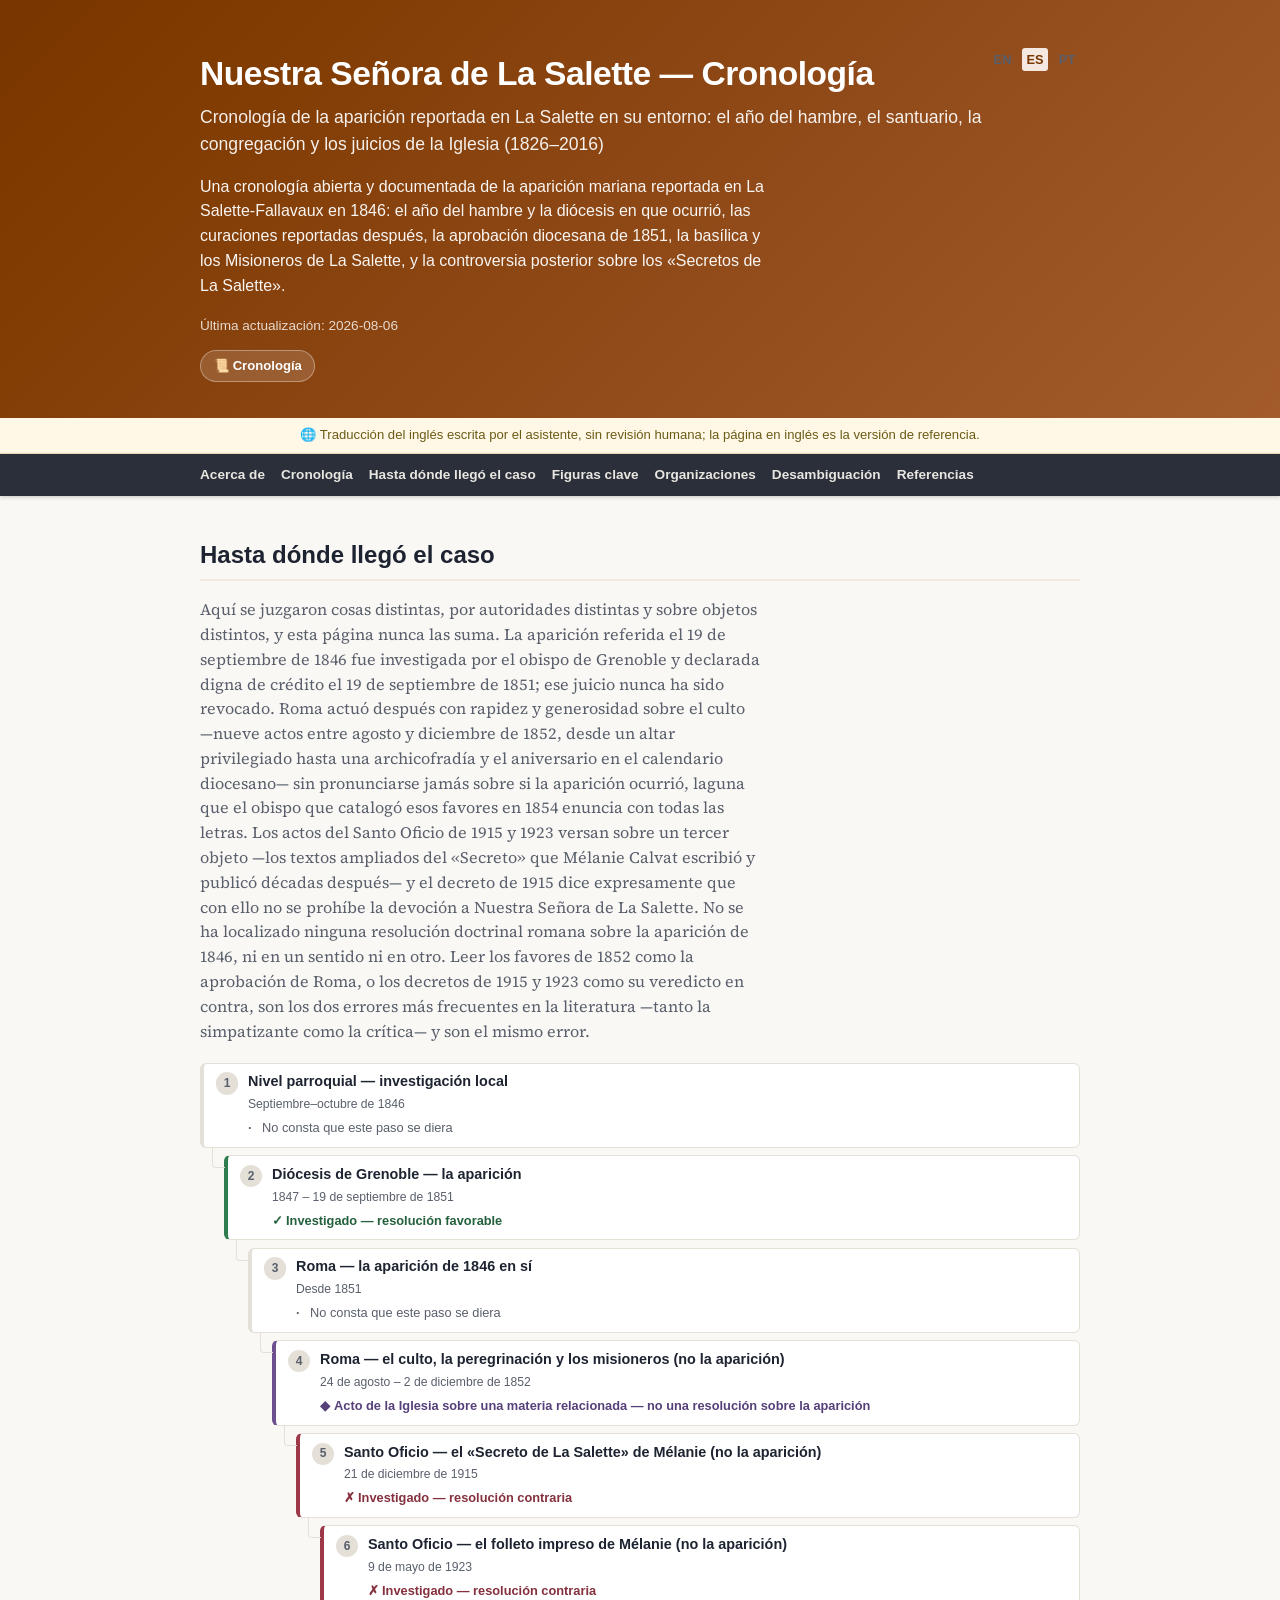
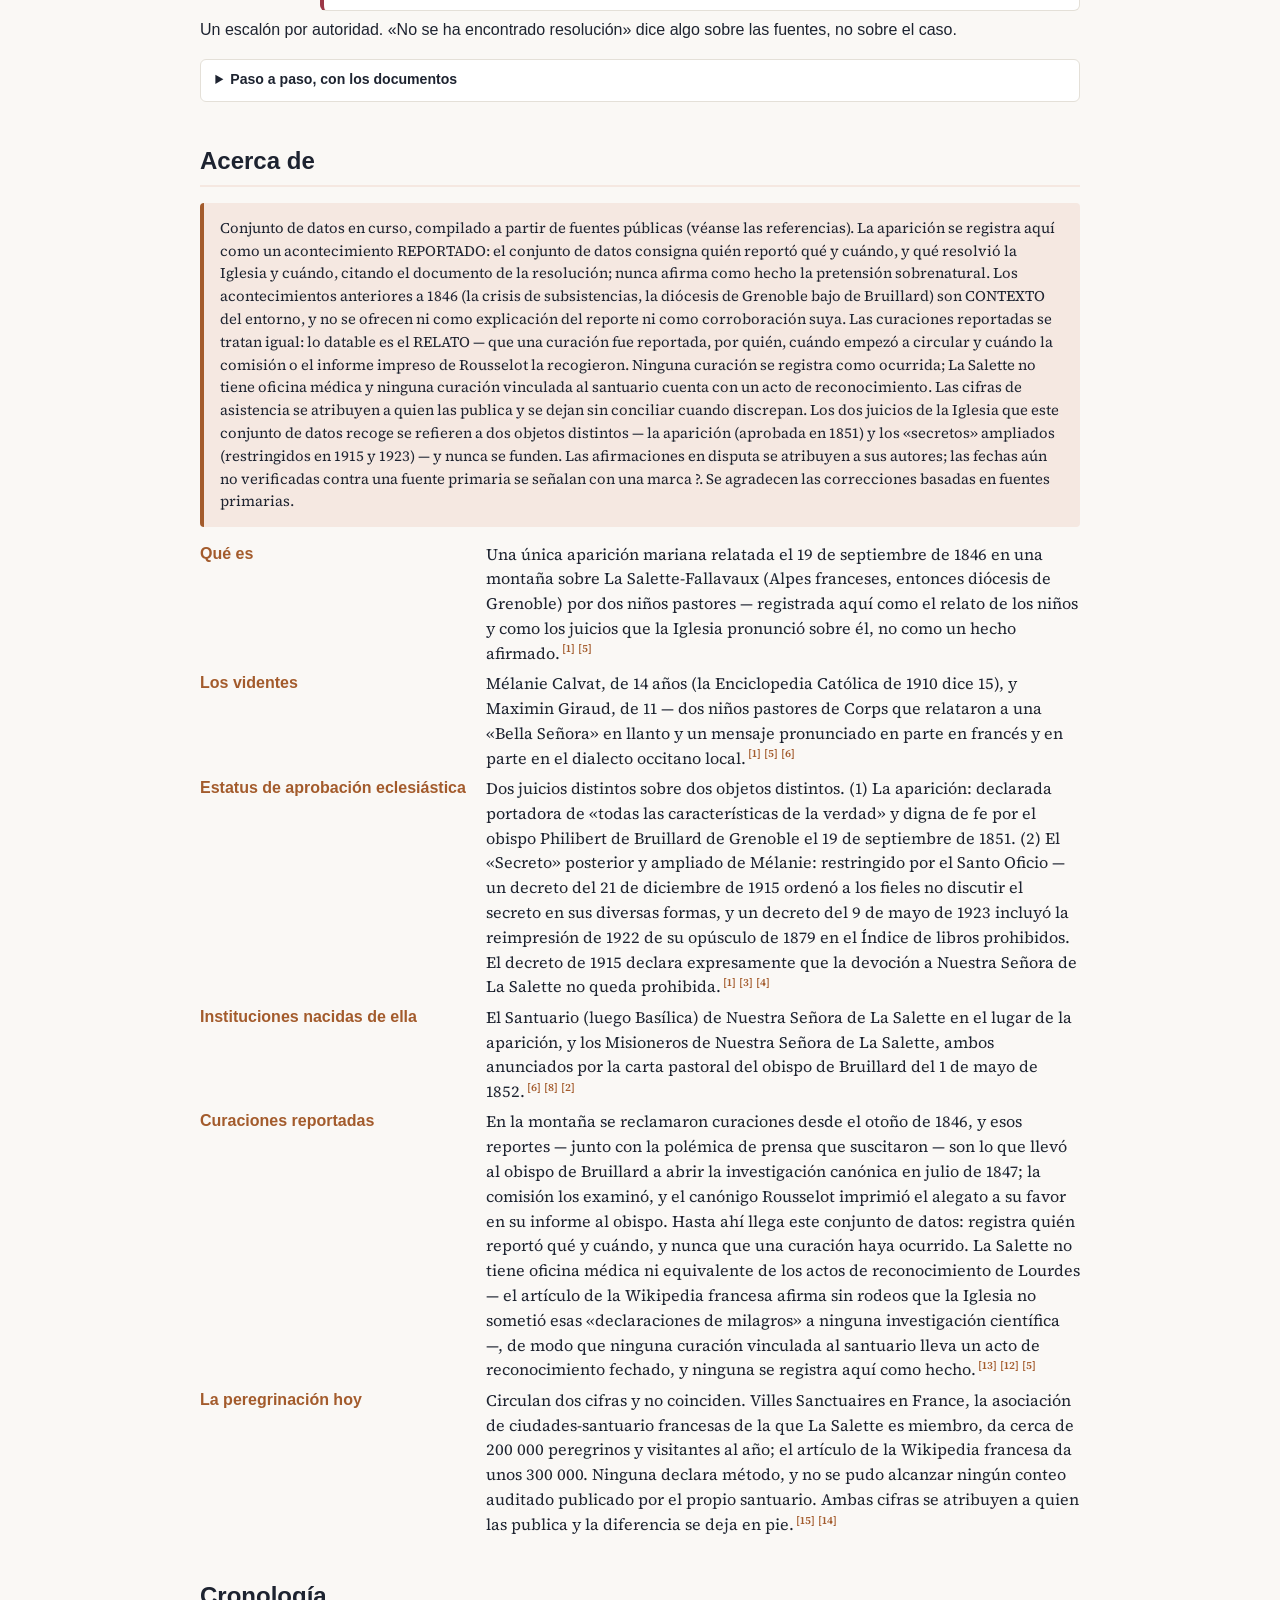
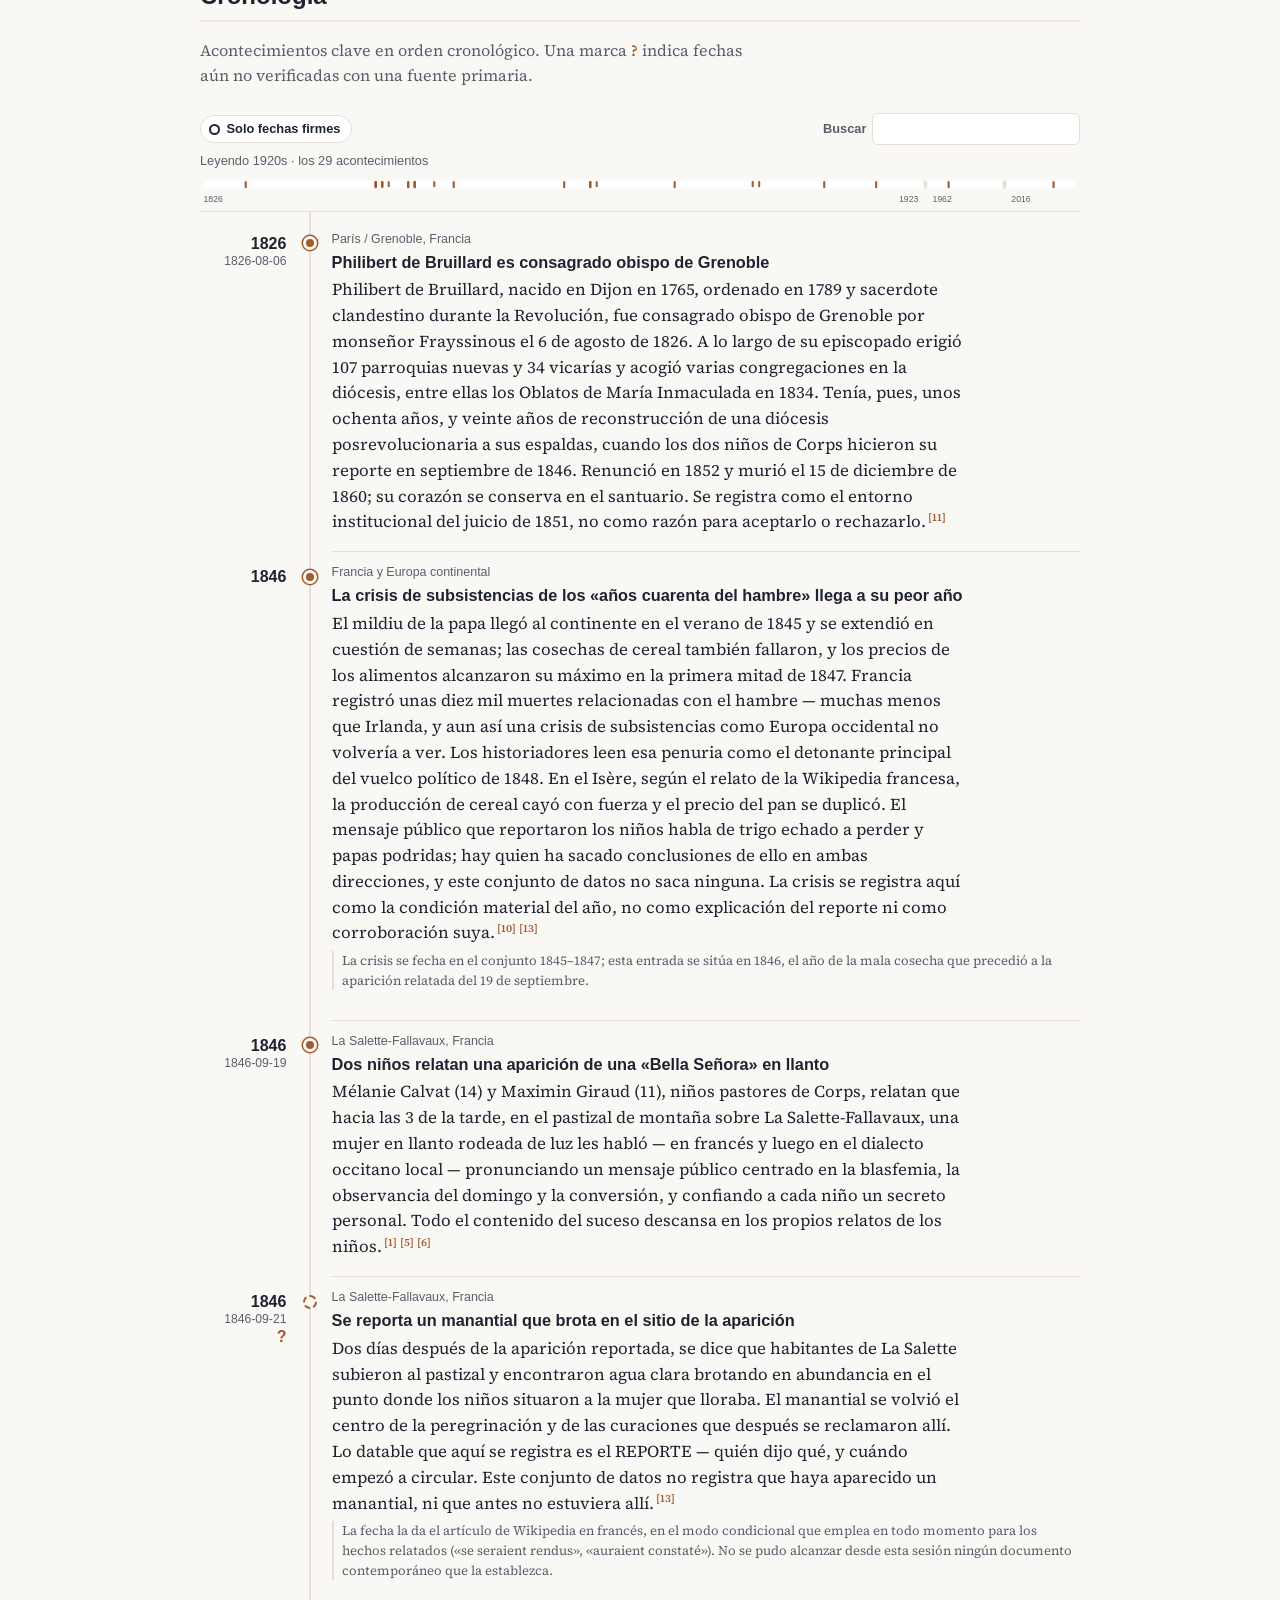
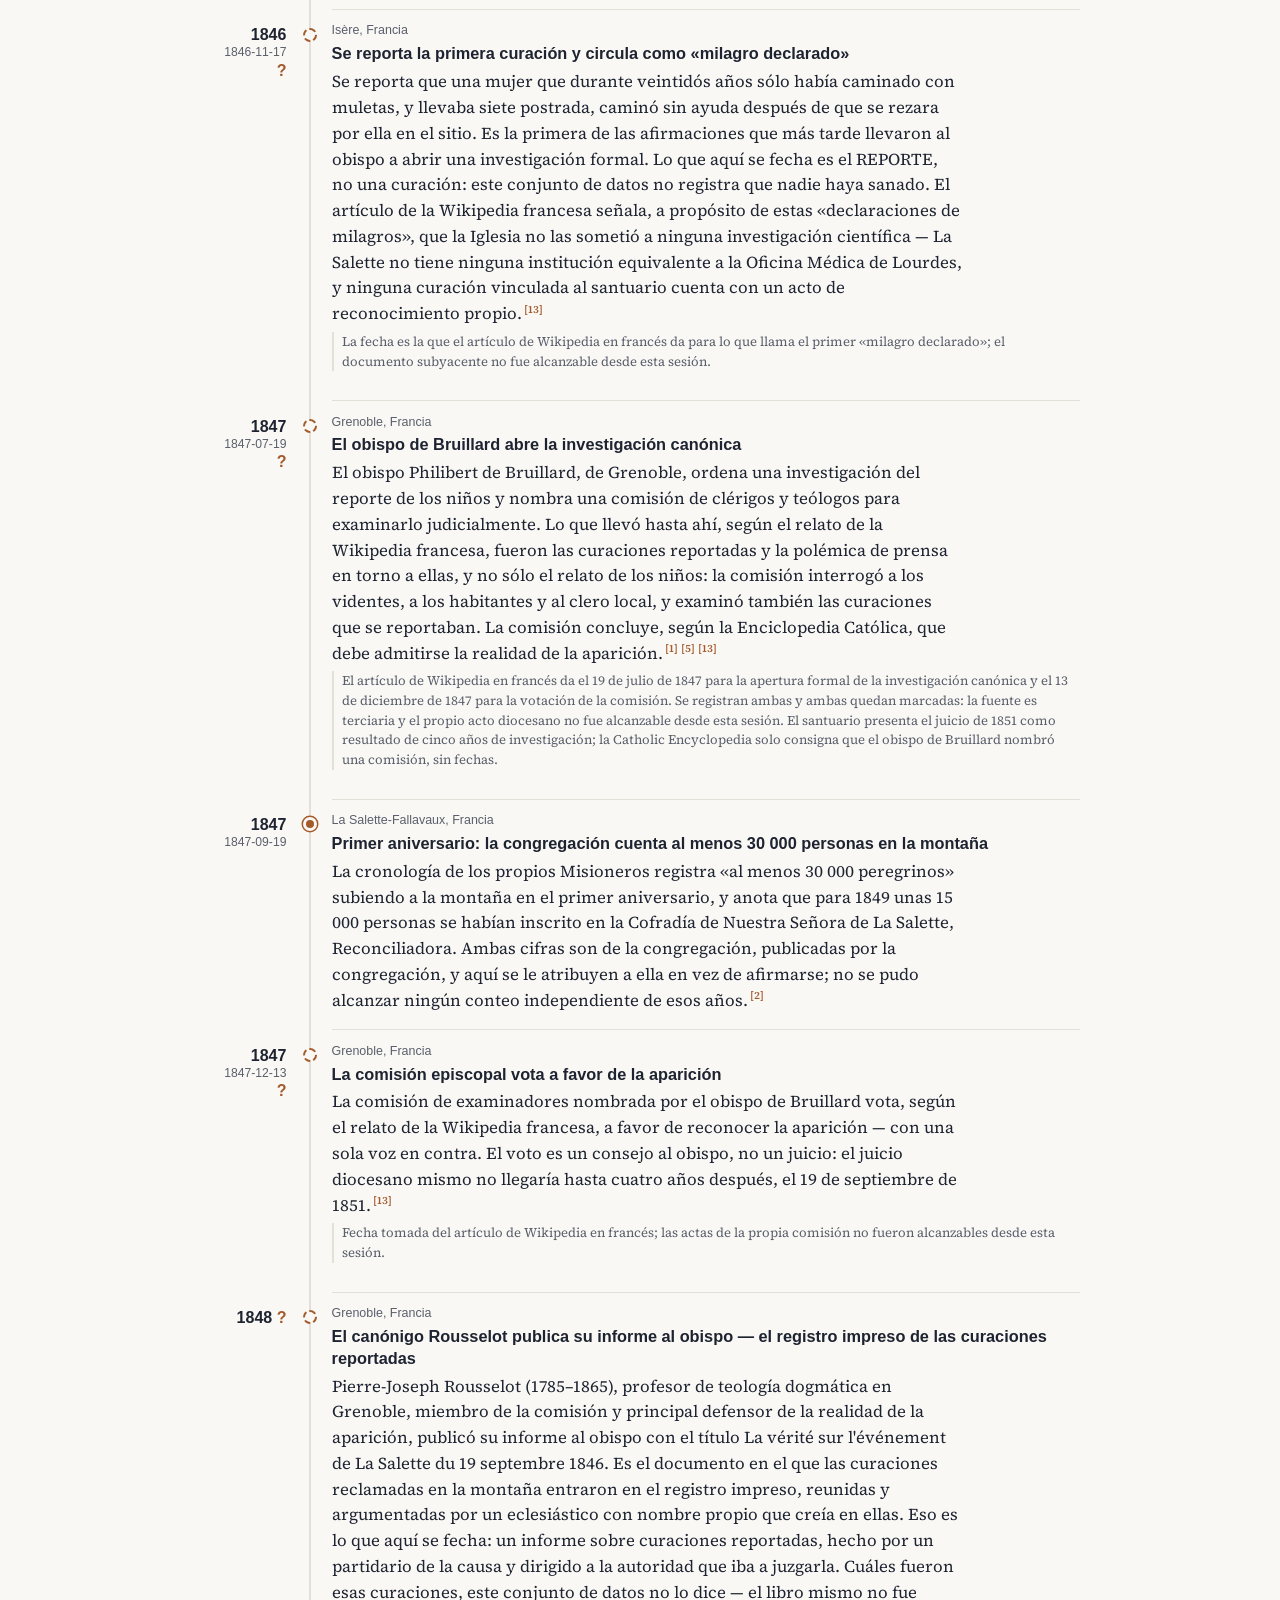
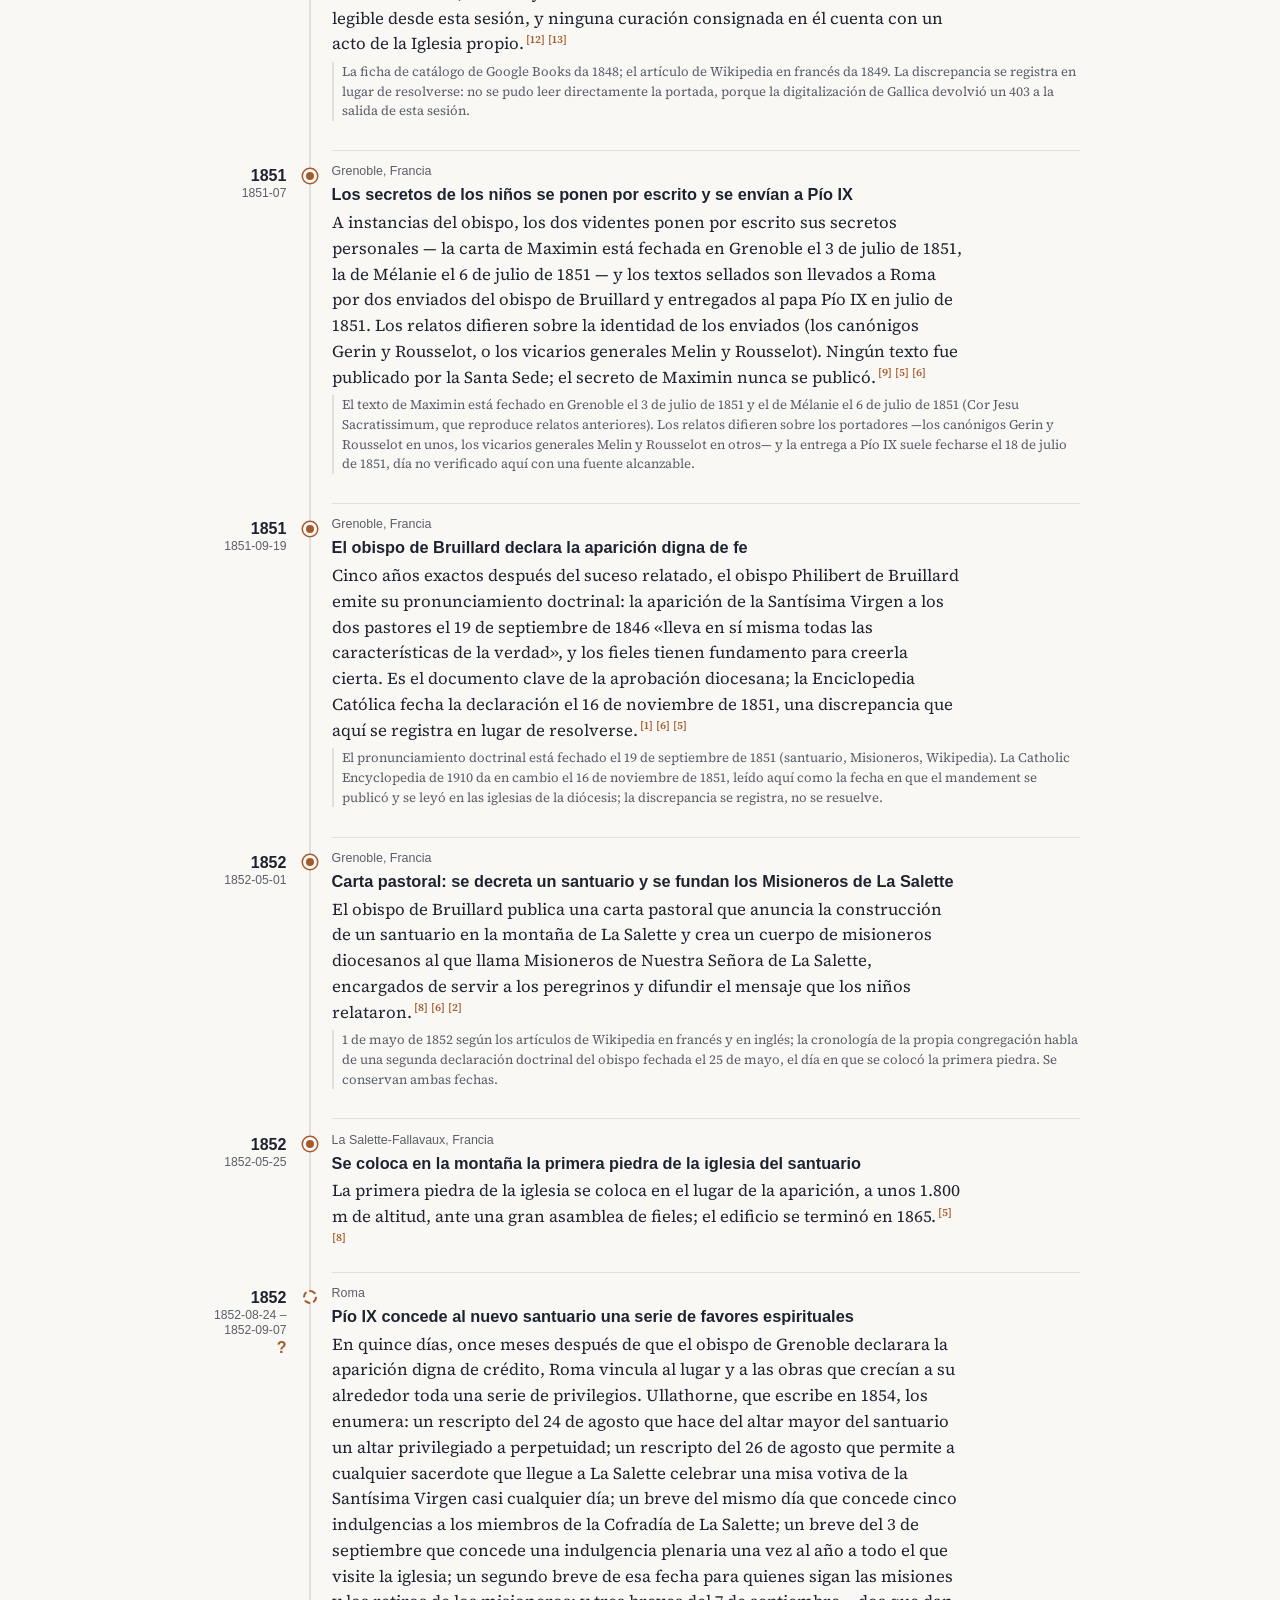
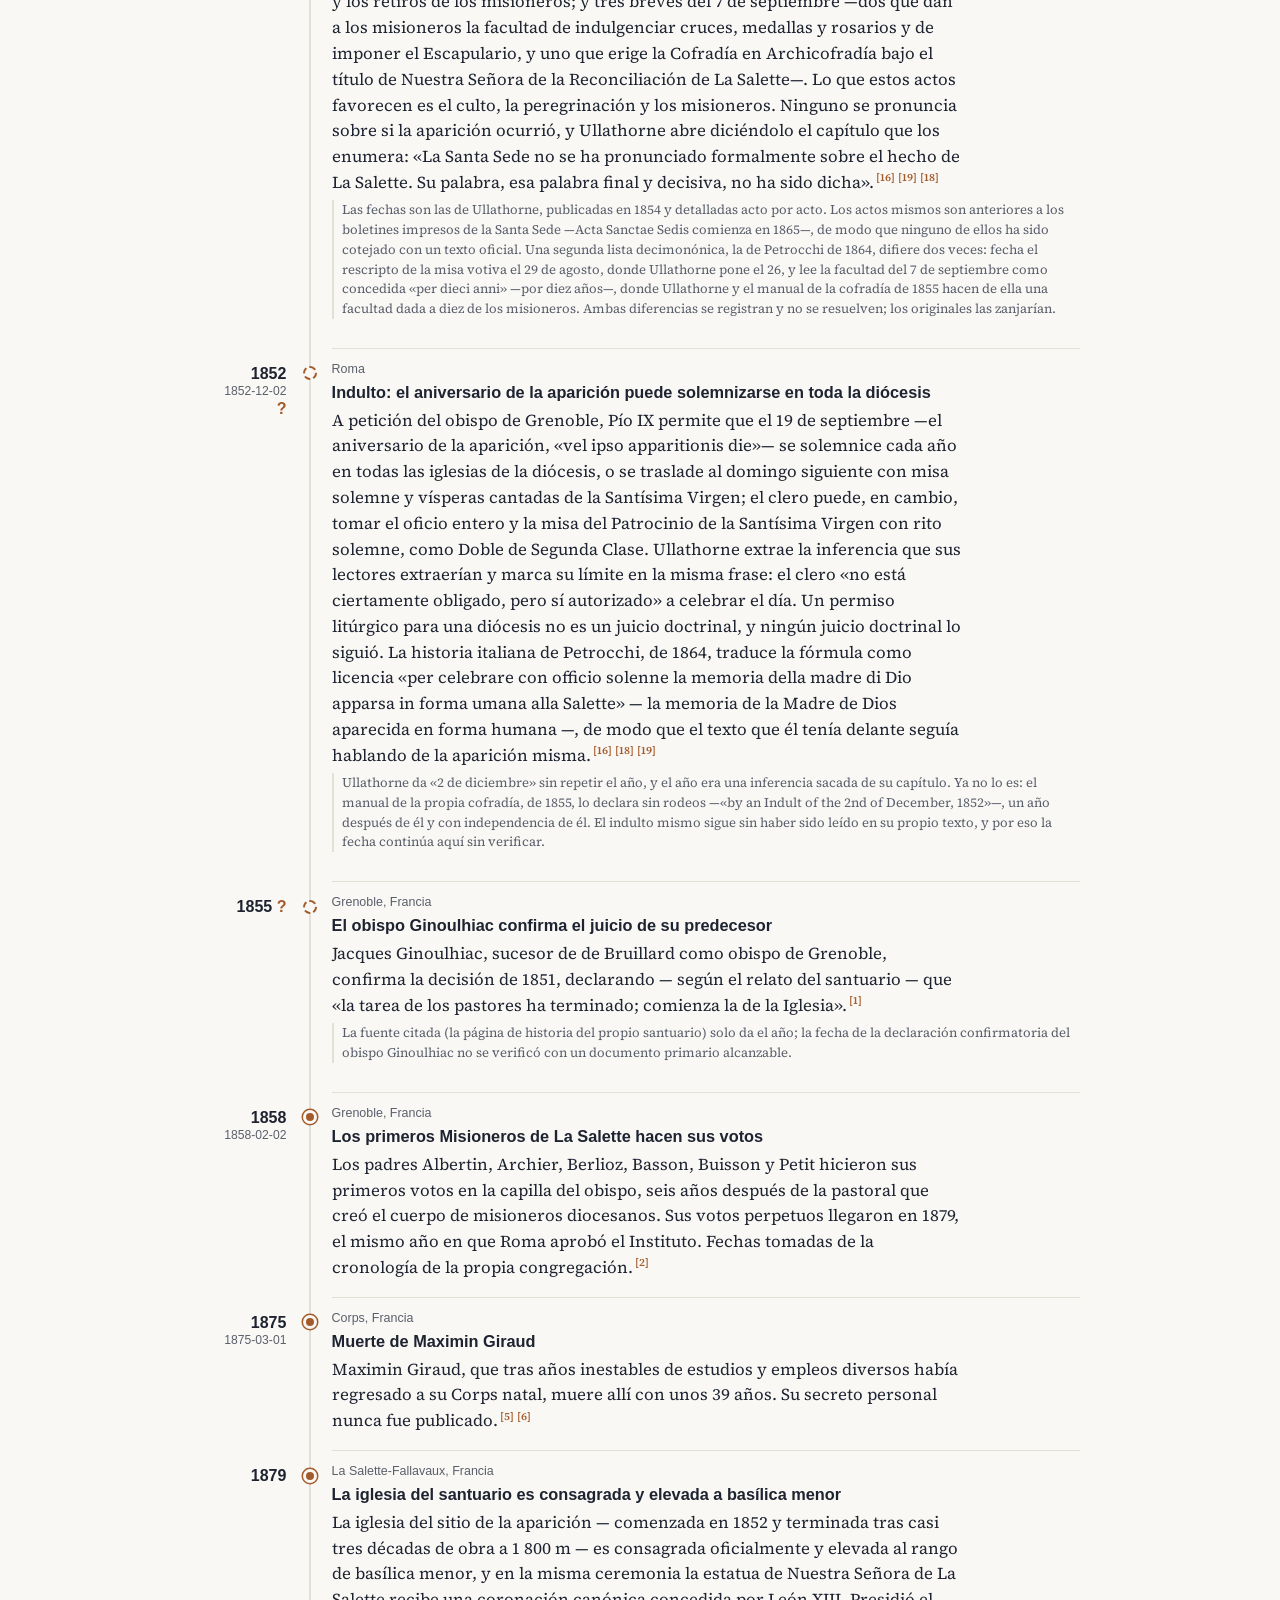
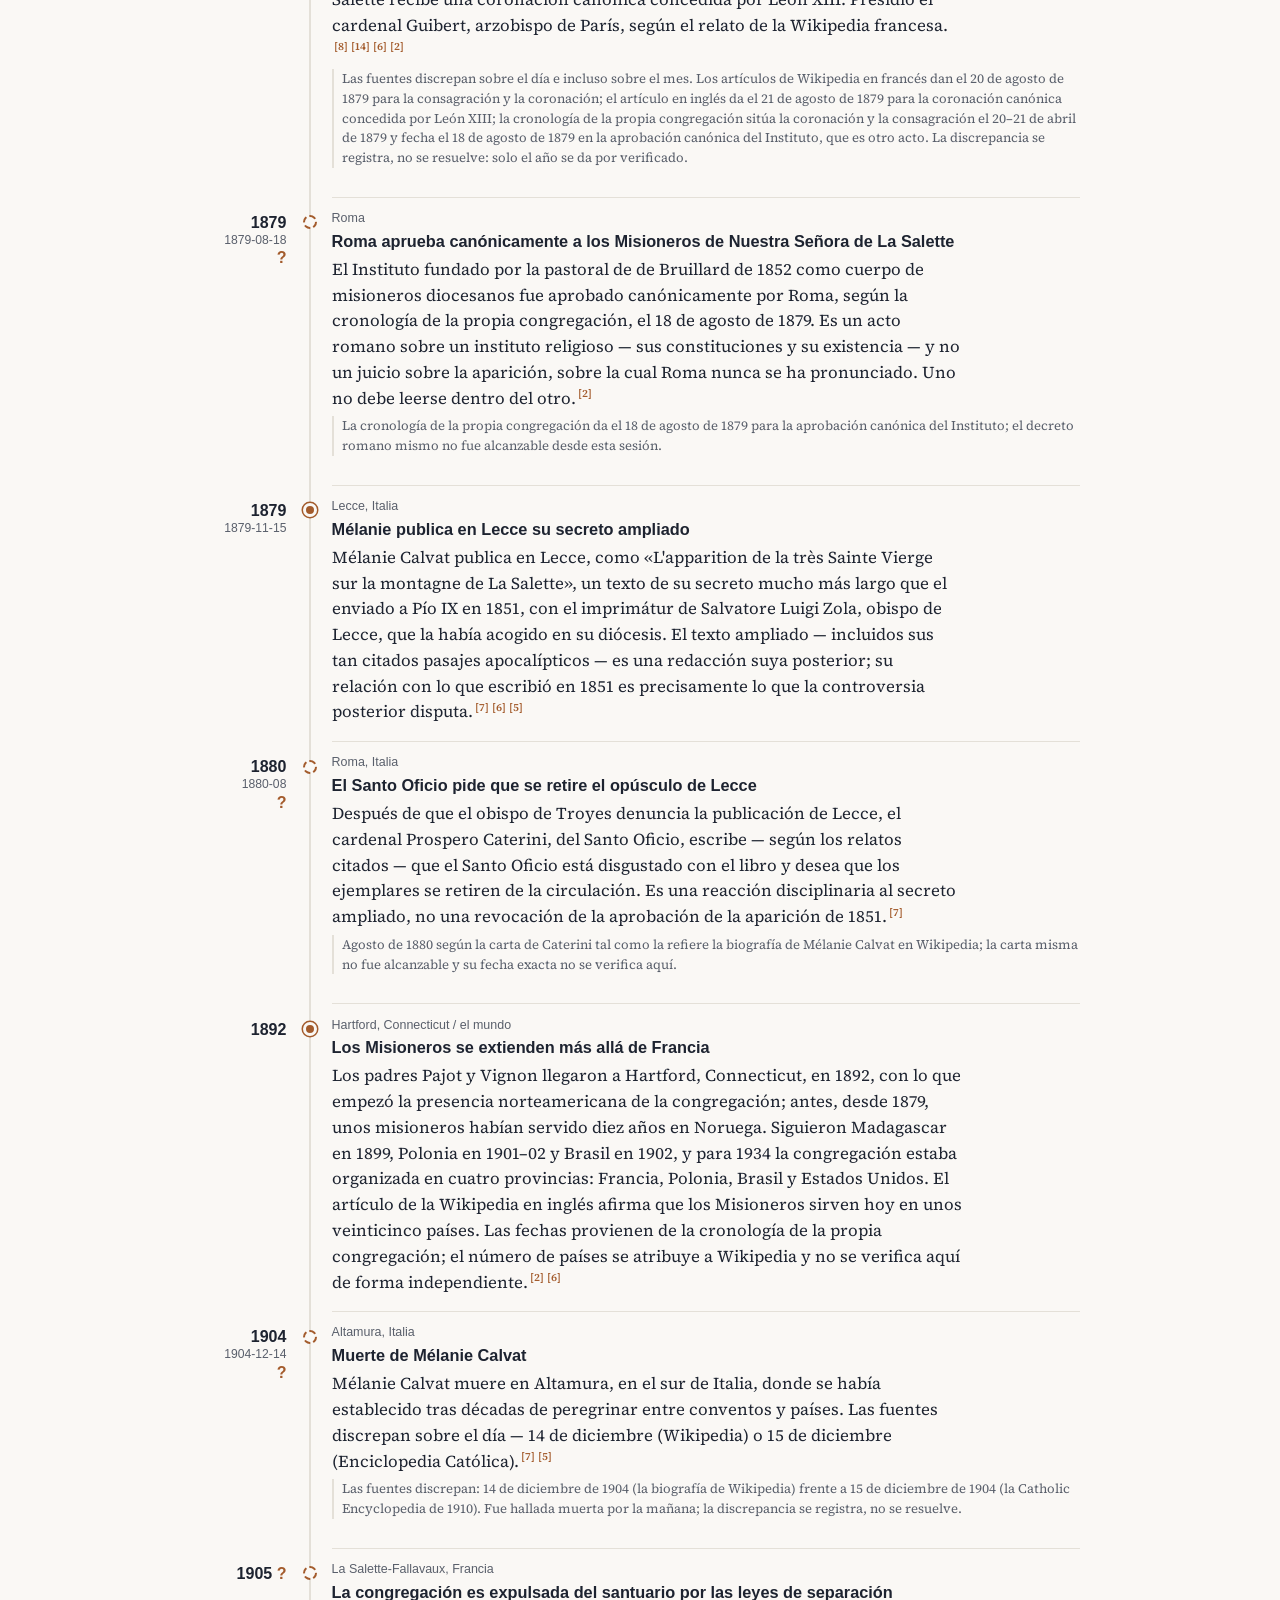
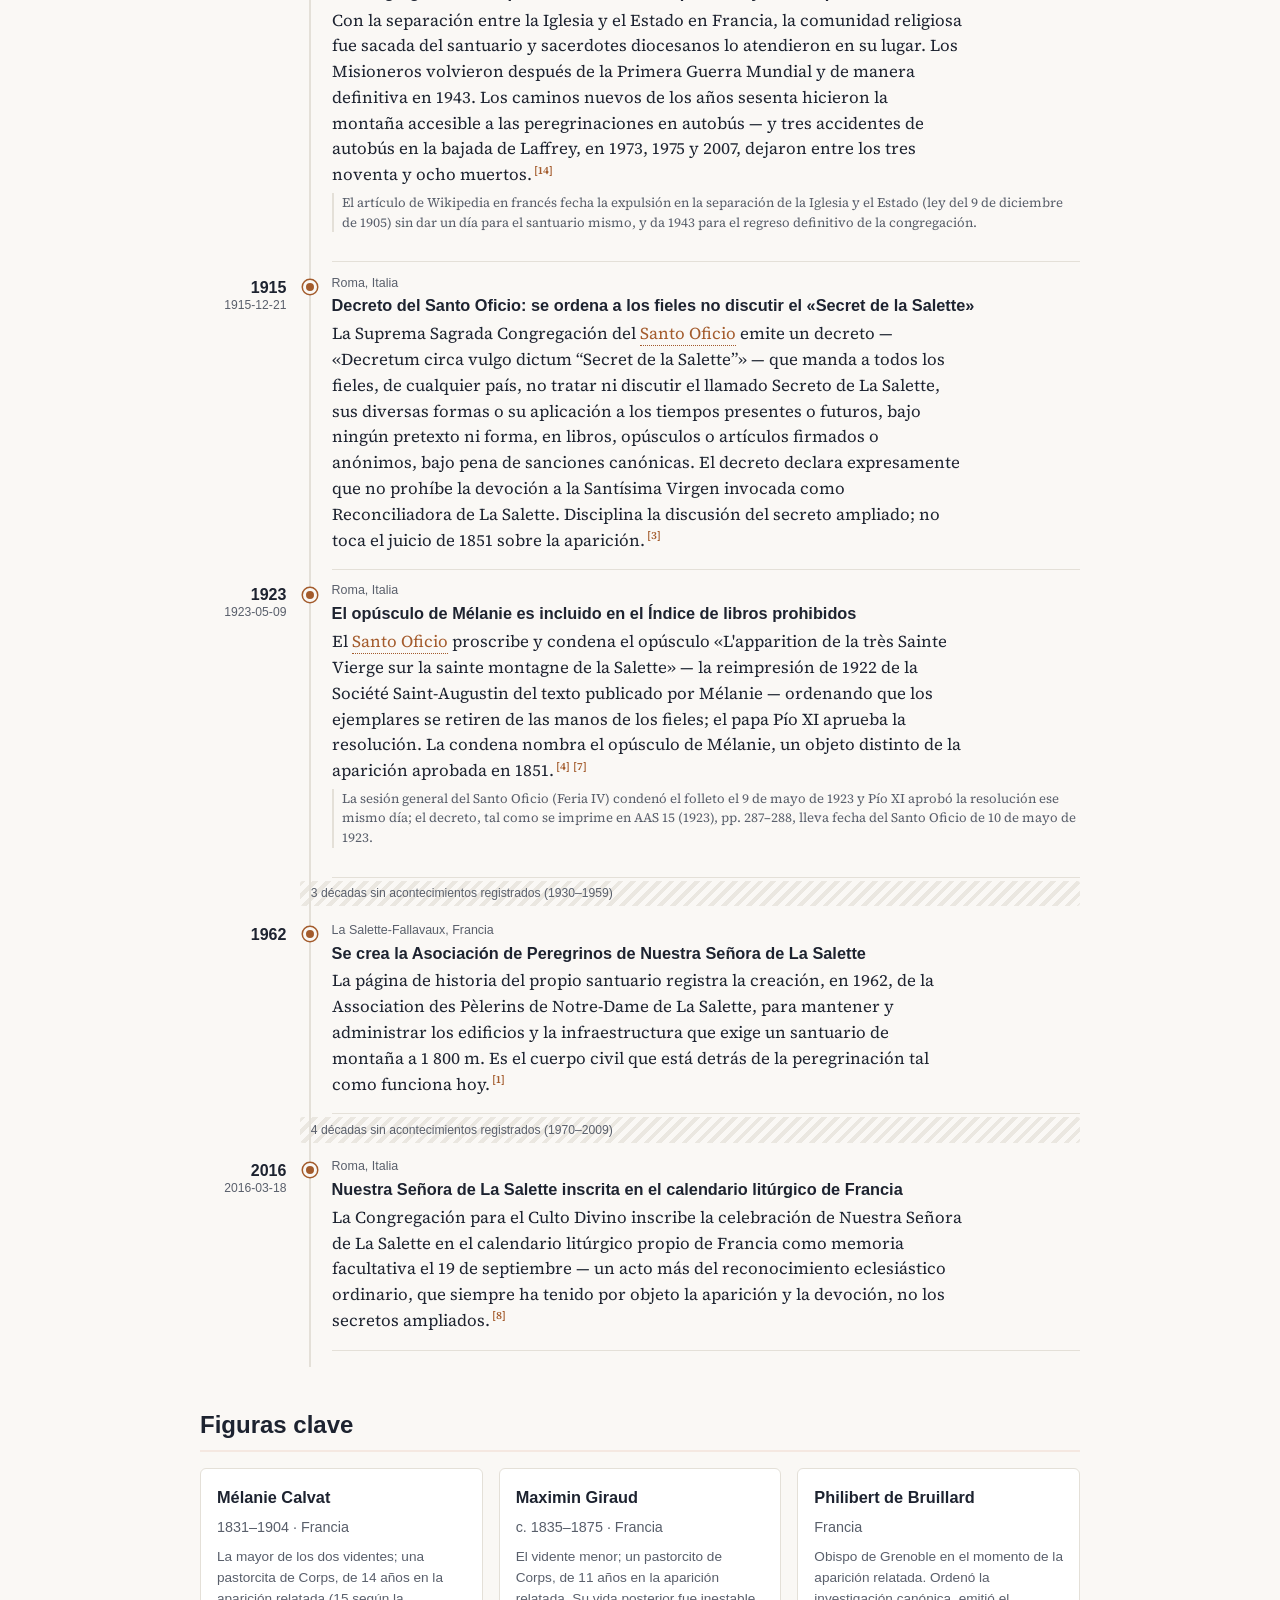
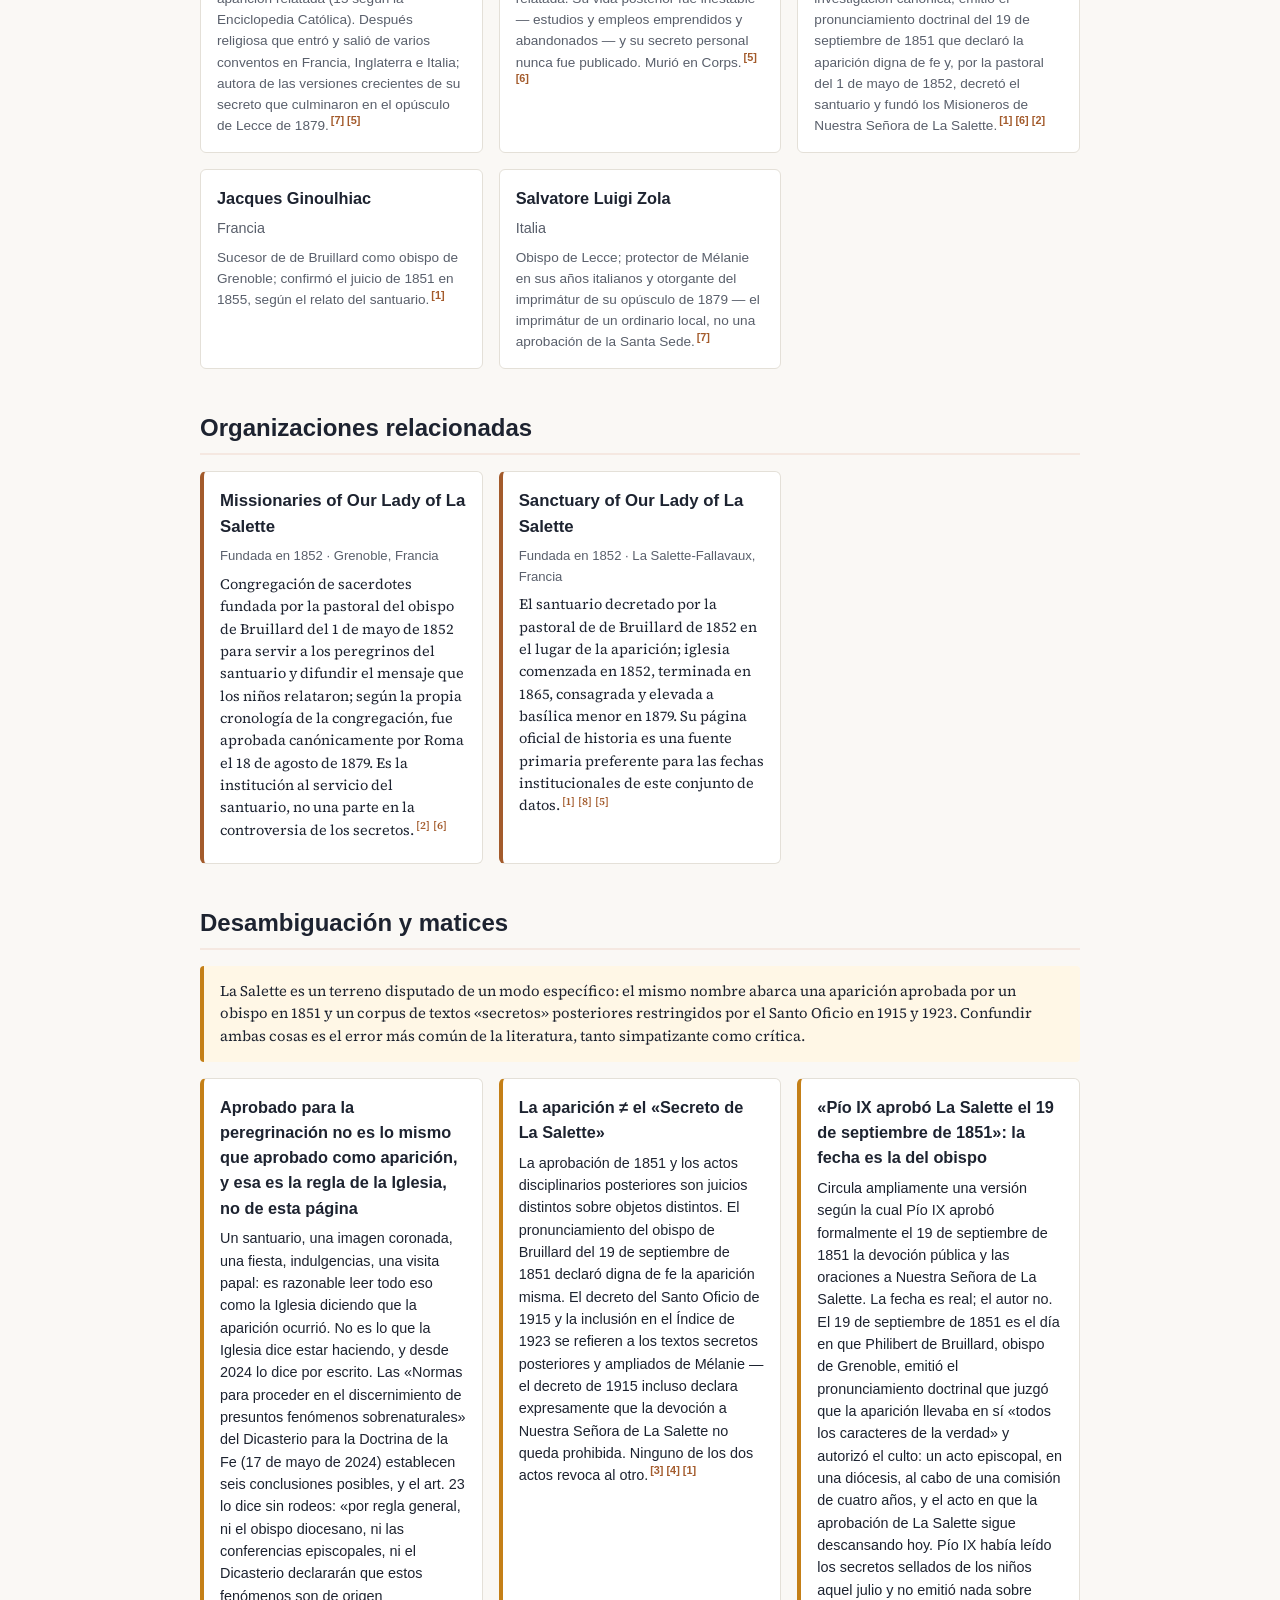
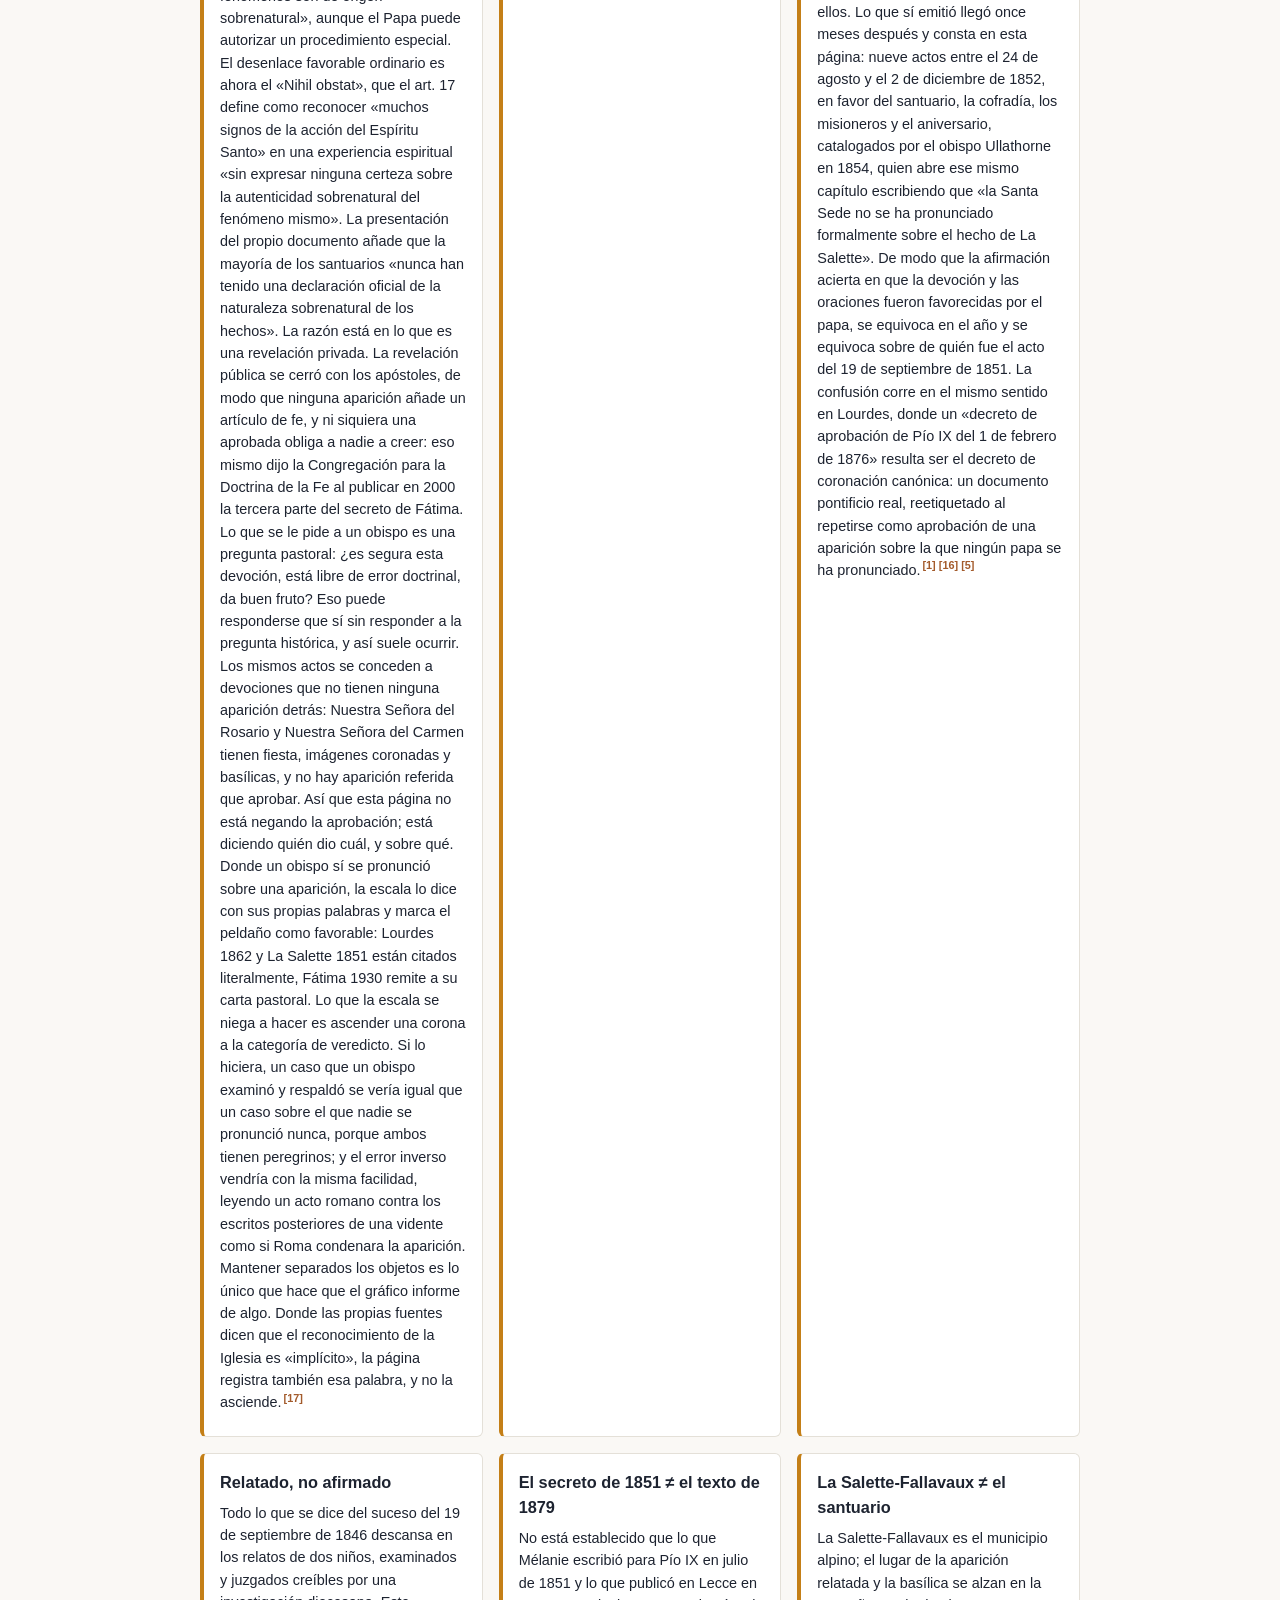
<file: docs/es/index.html>
<!DOCTYPE html>
<html lang="es">
<head>
  <meta charset="utf-8">
  <meta name="viewport" content="width=device-width, initial-scale=1">
  <title>Nuestra Señora de La Salette — Cronología</title>
  <meta name="description" content="Una cronología abierta y documentada de la aparición mariana reportada en La Salette-Fallavaux en 1846: el año del hambre y la diócesis en que ocurrió, las curaciones reportadas después, la aprobación diocesana de 1851, la basílica y los Misioneros de La Salette, y la controversia posterior sobre los «Secretos de La Salette».">
  <!-- Google tag (gtag.js) -->
  <script async src="https://www.googletagmanager.com/gtag/js?id=G-R9LV1QZHVE"></script>
  <script>
    window.dataLayer = window.dataLayer || [];
    function gtag(){dataLayer.push(arguments);}
    gtag('js', new Date());
    gtag('config', 'G-R9LV1QZHVE');
  </script>
  <link rel="stylesheet" href="../styles.css">
  <script src="../river.js" defer></script>
  <script src="../cite.js" defer data-label="Referencia" data-all="Todas las referencias"></script>
  <link rel="canonical" href="https://cronologia.github.io/lasalette/es/">
  <link rel="alternate" hreflang="en" href="https://cronologia.github.io/lasalette/en/">
  <link rel="alternate" hreflang="es" href="https://cronologia.github.io/lasalette/es/">
  <link rel="alternate" hreflang="pt" href="https://cronologia.github.io/lasalette/pt/">
  <link rel="alternate" hreflang="x-default" href="https://cronologia.github.io/lasalette/">
  <meta property="og:type" content="website">
  <meta property="og:site_name" content="Nuestra Señora de La Salette — Cronología">
  <meta property="og:locale" content="es_ES">
  <meta property="og:title" content="Nuestra Señora de La Salette — Cronología">
  <meta property="og:description" content="Una cronología abierta y documentada de la aparición mariana reportada en La Salette-Fallavaux en 1846: el año del hambre y la diócesis en que ocurrió, las curaciones reportadas después, la aprobación diocesana de 1851, la basílica y los Misioneros de La Salette, y la controversia posterior sobre los «Secretos de La Salette».">
  <meta property="og:url" content="https://cronologia.github.io/lasalette/es/">
  <meta name="twitter:card" content="summary">
  <meta name="twitter:title" content="Nuestra Señora de La Salette — Cronología">
  <meta name="twitter:description" content="Una cronología abierta y documentada de la aparición mariana reportada en La Salette-Fallavaux en 1846: el año del hambre y la diócesis en que ocurrió, las curaciones reportadas después, la aprobación diocesana de 1851, la basílica y los Misioneros de La Salette, y la controversia posterior sobre los «Secretos de La Salette».">
  <script type="application/ld+json">
  {
    "@context": "https://schema.org",
    "@type": "WebSite",
    "name": "Nuestra Señora de La Salette — Cronología",
    "description": "Una cronología abierta y documentada de la aparición mariana reportada en La Salette-Fallavaux en 1846: el año del hambre y la diócesis en que ocurrió, las curaciones reportadas después, la aprobación diocesana de 1851, la basílica y los Misioneros de La Salette, y la controversia posterior sobre los «Secretos de La Salette».",
    "url": "https://cronologia.github.io/lasalette/es/",
    "inLanguage": "es"
  }
  </script>
</head>
<body>
  <header class="site-header">
    <div class="wrap">
      <nav class="lang-switch" aria-label="Idioma"><a href="../en/" hreflang="en">EN</a><span class="lang-current" aria-current="true">ES</span><a href="../pt/" hreflang="pt">PT</a></nav>
      <h1>Nuestra Señora de La Salette — Cronología</h1>
      <p class="subtitle">Cronología de la aparición reportada en La Salette en su entorno: el año del hambre, el santuario, la congregación y los juicios de la Iglesia (1826–2016)</p>
      <p class="lead">Una cronología abierta y documentada de la aparición mariana reportada en La Salette-Fallavaux en 1846: el año del hambre y la diócesis en que ocurrió, las curaciones reportadas después, la aprobación diocesana de 1851, la basílica y los Misioneros de La Salette, y la controversia posterior sobre los «Secretos de La Salette».</p>
      <p class="updated">Última actualización: 2026-08-06</p>
      <div class="viz-chips">
        <a href="#chronology">📜 Cronología</a>
      </div>
    </div>
  </header>
  <div class="i18n-disclaimer" role="note">🌐 Traducción del inglés escrita por el asistente, sin revisión humana; la página en inglés es la versión de referencia.</div>

  <nav class="site-nav">
    <div class="wrap">
      <a href="#about">Acerca de</a>
      <a href="#chronology">Cronología</a>
      <a href="#approval-ladder">Hasta dónde llegó el caso</a>
      <a href="#figures">Figuras clave</a>
      <a href="#organizations">Organizaciones</a>
      <a href="#disambiguation">Desambiguación</a>
      <a href="#references">Referencias</a>
    </div>
  </nav>

  <main class="wrap">
    <section id="approval-ladder" class="viz">
      <h2>Hasta dónde llegó el caso</h2>
      <p class="section-intro">Aquí se juzgaron cosas distintas, por autoridades distintas y sobre objetos distintos, y esta página nunca las suma. La aparición referida el 19 de septiembre de 1846 fue investigada por el obispo de Grenoble y declarada digna de crédito el 19 de septiembre de 1851; ese juicio nunca ha sido revocado. Roma actuó después con rapidez y generosidad sobre el culto —nueve actos entre agosto y diciembre de 1852, desde un altar privilegiado hasta una archicofradía y el aniversario en el calendario diocesano— sin pronunciarse jamás sobre si la aparición ocurrió, laguna que el obispo que catalogó esos favores en 1854 enuncia con todas las letras. Los actos del Santo Oficio de 1915 y 1923 versan sobre un tercer objeto —los textos ampliados del «Secreto» que Mélanie Calvat escribió y publicó décadas después— y el decreto de 1915 dice expresamente que con ello no se prohíbe la devoción a Nuestra Señora de La Salette. No se ha localizado ninguna resolución doctrinal romana sobre la aparición de 1846, ni en un sentido ni en otro. Leer los favores de 1852 como la aprobación de Roma, o los decretos de 1915 y 1923 como su veredicto en contra, son los dos errores más frecuentes en la literatura —tanto la simpatizante como la crítica— y son el mismo error.</p>
      <figure class="approval-ladder">
        <div class="viz-scroll">
        <ol class="al-cascade">
          <li class="al-node al-not-found" style="--al-step:0">
            <a href="#al-rung-1" class="al-node-link">
              <span class="al-num" aria-hidden="true">1</span>
              <span class="al-node-body">
                <span class="al-node-label">Nivel parroquial — investigación local</span><span class="al-when">Septiembre–octubre de 1846</span>
                <span class="al-node-status"><span class="al-glyph" aria-hidden="true">·</span>No consta que este paso se diera</span>
              </span>
            </a>
          </li>
          <li class="al-node al-favourable" style="--al-step:1">
            <a href="#al-rung-2" class="al-node-link">
              <span class="al-num" aria-hidden="true">2</span>
              <span class="al-node-body">
                <span class="al-node-label">Diócesis de Grenoble — la aparición</span><span class="al-when">1847 – 19 de septiembre de 1851</span>
                <span class="al-node-status"><span class="al-glyph" aria-hidden="true">✓</span>Investigado — resolución favorable</span>
              </span>
            </a>
          </li>
          <li class="al-node al-not-found" style="--al-step:2">
            <a href="#al-rung-3" class="al-node-link">
              <span class="al-num" aria-hidden="true">3</span>
              <span class="al-node-body">
                <span class="al-node-label">Roma — la aparición de 1846 en sí</span><span class="al-when">Desde 1851</span>
                <span class="al-node-status"><span class="al-glyph" aria-hidden="true">·</span>No consta que este paso se diera</span>
              </span>
            </a>
          </li>
          <li class="al-node al-adjacent" style="--al-step:3">
            <a href="#al-rung-4" class="al-node-link">
              <span class="al-num" aria-hidden="true">4</span>
              <span class="al-node-body">
                <span class="al-node-label">Roma — el culto, la peregrinación y los misioneros (no la aparición)</span><span class="al-when">24 de agosto – 2 de diciembre de 1852</span>
                <span class="al-node-status"><span class="al-glyph" aria-hidden="true">◆</span>Acto de la Iglesia sobre una materia relacionada — no una resolución sobre la aparición</span>
              </span>
            </a>
          </li>
          <li class="al-node al-negative" style="--al-step:4">
            <a href="#al-rung-5" class="al-node-link">
              <span class="al-num" aria-hidden="true">5</span>
              <span class="al-node-body">
                <span class="al-node-label">Santo Oficio — el «Secreto de La Salette» de Mélanie (no la aparición)</span><span class="al-when">21 de diciembre de 1915</span>
                <span class="al-node-status"><span class="al-glyph" aria-hidden="true">✗</span>Investigado — resolución contraria</span>
              </span>
            </a>
          </li>
          <li class="al-node al-negative" style="--al-step:5">
            <a href="#al-rung-6" class="al-node-link">
              <span class="al-num" aria-hidden="true">6</span>
              <span class="al-node-body">
                <span class="al-node-label">Santo Oficio — el folleto impreso de Mélanie (no la aparición)</span><span class="al-when">9 de mayo de 1923</span>
                <span class="al-node-status"><span class="al-glyph" aria-hidden="true">✗</span>Investigado — resolución contraria</span>
              </span>
            </a>
          </li>
        </ol>
        </div>
        <figcaption>Un escalón por autoridad. «No se ha encontrado resolución» dice algo sobre las fuentes, no sobre el caso.</figcaption>
      </figure>
      <details class="al-details">
        <summary>Paso a paso, con los documentos</summary>
        <div class="al-tablist" hidden aria-label="Hasta dónde llegó el caso">
            <button type="button" class="al-tab" data-al-panel="al-rung-1"><span class="al-glyph" aria-hidden="true">·</span>Nivel parroquial — investigación local</button>
            <button type="button" class="al-tab" data-al-panel="al-rung-2"><span class="al-glyph" aria-hidden="true">✓</span>Diócesis de Grenoble — la aparición</button>
            <button type="button" class="al-tab" data-al-panel="al-rung-3"><span class="al-glyph" aria-hidden="true">·</span>Roma — la aparición de 1846 en sí</button>
            <button type="button" class="al-tab" data-al-panel="al-rung-4"><span class="al-glyph" aria-hidden="true">◆</span>Roma — el culto, la peregrinación y los misioneros (no la aparición)</button>
            <button type="button" class="al-tab" data-al-panel="al-rung-5"><span class="al-glyph" aria-hidden="true">✗</span>Santo Oficio — el «Secreto de La Salette» de Mélanie (no la aparición)</button>
            <button type="button" class="al-tab" data-al-panel="al-rung-6"><span class="al-glyph" aria-hidden="true">✗</span>Santo Oficio — el folleto impreso de Mélanie (no la aparición)</button>
        </div>
        <div class="al-panels">
          <section id="al-rung-1" class="al-panel al-not-found">
            <h3 class="al-panel-title">Nivel parroquial — investigación local <span class="al-when">Septiembre–octubre de 1846</span></h3>
            <p class="al-status"><span class="al-glyph" aria-hidden="true">·</span>No consta que este paso se diera</p>
<p class="al-who">El clero parroquial de La Salette, en la diócesis de Grenoble</p><p class="al-nodoc">No se ha localizado ninguna investigación canónica parroquial propiamente dicha. Lo que las fuentes registran en este nivel es pastoral más que judicial: se instó a los niños a contárselo al párroco de La Salette, quien tomó notas y refirió su relato en el sermón de la mañana siguiente, y el artículo de Wikipedia en inglés afirma que el 16 de octubre de 1846 el párroco anotó en qué diferían los relatos de los dos niños. Se buscó un proceso o una conclusión de nivel parroquial en la propia historia del santuario, en el artículo de la Enciclopedia Católica de 1910 y en el artículo de Wikipedia en inglés: los tres pasan directamente del relato de los niños a las comisiones del obispo, y ninguno menciona una investigación canónica local ni una resolución de ella. Eso dice algo sobre el registro documental, no que no ocurriera nada en La Salette antes de 1847.</p>            <p class="al-cites"><sup class="cite"><a href="#ref-6" title="Reference 6">[6]</a> <a href="#ref-1" title="Reference 1">[1]</a> <a href="#ref-5" title="Reference 5">[5]</a></sup></p>
          </section>
          <section id="al-rung-2" class="al-panel al-favourable">
            <h3 class="al-panel-title">Diócesis de Grenoble — la aparición <span class="al-when">1847 – 19 de septiembre de 1851</span></h3>
            <p class="al-status"><span class="al-glyph" aria-hidden="true">✓</span>Investigado — resolución favorable</p>
<p class="al-who">El obispo Philibert de Bruillard, con comisiones de clérigos y teólogos</p><p class="al-outcome">El obispo nombró una comisión para examinar judicialmente el hecho; la Enciclopedia Católica de 1910 recoge que concluyó que debía admitirse la realidad de la aparición. Tras lo que el santuario describe como cinco años de rigurosa investigación, el pronunciamiento doctrinal de de Bruillard del 19 de septiembre de 1851 declaró que la aparición de la Santísima Virgen a los dos pastorcitos lleva en sí todos los caracteres de la verdad y que los fieles tienen fundamento para tenerla por cierta, y autorizó el culto. Este es el juicio sobre la aparición, es diocesano y nunca ha sido revocado. (La Enciclopedia Católica fecha en cambio la declaración el 16 de noviembre de 1851; la discrepancia se registra aquí, no se resuelve.)</p>            <p class="al-cites"><sup class="cite"><a href="#ref-1" title="Reference 1">[1]</a> <a href="#ref-6" title="Reference 6">[6]</a> <a href="#ref-5" title="Reference 5">[5]</a></sup></p>
          </section>
          <section id="al-rung-3" class="al-panel al-not-found">
            <h3 class="al-panel-title">Roma — la aparición de 1846 en sí <span class="al-when">Desde 1851</span></h3>
            <p class="al-status"><span class="al-glyph" aria-hidden="true">·</span>No consta que este paso se diera</p>
<p class="al-who">La Santa Sede</p><p class="al-nodoc">No se ha localizado ninguna resolución doctrinal romana sobre la aparición, ni en un sentido ni en otro. Los secretos sellados de los niños fueron llevados a Pío IX en julio de 1851 y no siguió ningún juicio pontificio publicado sobre ellos ni sobre la aparición; la Catholic Encyclopedia de 1910 resume así la situación: «Como Roma no pronunció ninguna decisión, la contienda entre los disputantes se prolongó». El cero no se debe a falta de interés romano: en el otoño de 1852 Pío IX promulgó al menos nueve actos en favor del santuario, la cofradía, los misioneros y el aniversario —son el peldaño siguiente— y el obispo que los catalogó en 1854, testigo simpatizante y con todos los motivos para reivindicar más, escribió que «la Santa Sede no se ha pronunciado formalmente sobre el hecho de La Salette. Su palabra, esa palabra final y decisiva, no ha sido dicha». Los dos actos romanos que esta cronología cita en contra del caso, de 1915 y 1923, nombran los textos secretos de Mélanie y no la aparición; el acto de 2016 de la Congregación para el Culto Divino que inscribe la memoria de Nuestra Señora de La Salette en el calendario propio de Francia atañe a la liturgia y a la devoción, no a la verdad del suceso de 1846. La aprobación de esta aparición sigue donde se dio en 1851: en la diócesis. Dos testigos favorables más dicen lo mismo en la década siguiente, y ninguno es Ullathorne: el manual de la propia cofradía de 1855 admite que Roma «no pronunció aquella decisión final que cierra todas las discusiones» — aunque luego afirme que «sancionó implícitamente» los actos del obispo, lo cual es inferencia de la cofradía y no de Roma —, y Petrocchi en 1864, tras enumerar los mismos nueve actos, escribe que «non osiamo asserire che queste dimostrazioni facciano del fatto della Salette un articolo di fede». Tres relatos escritos para recomendar el santuario se detienen todos antes de reclamar un juicio romano sobre la aparición.</p>            <p class="al-cites"><sup class="cite"><a href="#ref-5" title="Reference 5">[5]</a> <a href="#ref-8" title="Reference 8">[8]</a> <a href="#ref-16" title="Reference 16">[16]</a> <a href="#ref-18" title="Reference 18">[18]</a> <a href="#ref-19" title="Reference 19">[19]</a></sup></p>
          </section>
          <section id="al-rung-4" class="al-panel al-adjacent">
            <h3 class="al-panel-title">Roma — el culto, la peregrinación y los misioneros (no la aparición) <span class="al-when">24 de agosto – 2 de diciembre de 1852</span></h3>
            <p class="al-status"><span class="al-glyph" aria-hidden="true">◆</span>Acto de la Iglesia sobre una materia relacionada — no una resolución sobre la aparición</p>
<p class="al-who">Pío IX, por rescripto, breve e indulto</p><p class="al-outcome">Roma se movió deprisa, y en todo salvo en la cuestión. En los quince meses siguientes al juicio diocesano de septiembre de 1851, Pío IX hizo privilegiado a perpetuidad el altar mayor del santuario (24 de agosto de 1852), permitió a todo sacerdote de paso celebrar allí una misa votiva de la Santísima Virgen (26 de agosto), concedió cinco indulgencias a la Cofradía de La Salette (26 de agosto), una indulgencia plenaria a quien visitara la iglesia (3 de septiembre) y a quienes siguieran las misiones de los misioneros (3 de septiembre), dio a los misioneros facultades para bendecir objetos y para imponer el Escapulario (7 de septiembre), erigió la cofradía en Archicofradía de Nuestra Señora de la Reconciliación de La Salette (7 de septiembre) y permitió a toda la diócesis de Grenoble solemnizar cada 19 de septiembre (2 de diciembre). Todos estos actos presuponen la peregrinación y ninguno la juzga: regulan el culto, conceden indulgencias y facultan a un clero. Por eso el peldaño se marca como acto sobre una materia relacionada, y la fuente que enumera los actos —el obispo Ullathorne, en 1854, escribiendo para persuadir— es también la fuente de la negativa: «La Santa Sede no se ha pronunciado formalmente sobre el hecho de La Salette». Quien tome la rapidez y el volumen de estos favores por el veredicto de Roma está haciendo la inferencia que los actos tuvieron cuidado de no hacer.</p>            <p class="al-cites"><sup class="cite"><a href="#ref-16" title="Reference 16">[16]</a></sup></p>
          </section>
          <section id="al-rung-5" class="al-panel al-negative">
            <h3 class="al-panel-title">Santo Oficio — el «Secreto de La Salette» de Mélanie (no la aparición) <span class="al-when">21 de diciembre de 1915</span></h3>
            <p class="al-status"><span class="al-glyph" aria-hidden="true">✗</span>Investigado — resolución contraria</p>
<p class="al-who">Suprema Sagrada Congregación del Santo Oficio</p><p class="al-outcome">El decreto «Decretum circa vulgo dictum “Secret de la Salette”» (AAS 7 (1915), pp. 594–595) ordena a los fieles de todos los países no tratar ni discutir el llamado Secreto de La Salette en sus diversas formas, ni su aplicación a los tiempos presentes o futuros, en libros, folletos o artículos, firmados o anónimos, bajo pena de sanciones canónicas. Su objeto son los textos del secreto. El mismo decreto afirma expresamente que no prohíbe la devoción a la Santísima Virgen invocada como Reconciliadora de La Salette, y deja intacto el juicio diocesano de 1851 sobre la aparición.</p>            <p class="al-cites"><sup class="cite"><a href="#ref-3" title="Reference 3">[3]</a></sup></p>
          </section>
          <section id="al-rung-6" class="al-panel al-negative">
            <h3 class="al-panel-title">Santo Oficio — el folleto impreso de Mélanie (no la aparición) <span class="al-when">9 de mayo de 1923</span></h3>
            <p class="al-status"><span class="al-glyph" aria-hidden="true">✗</span>Investigado — resolución contraria</p>
<p class="al-who">Suprema Sagrada Congregación del Santo Oficio; aprobado por Pío XI</p><p class="al-outcome">El Santo Oficio proscribió y condenó el folleto «L’apparition de la très Sainte Vierge sur la sainte montagne de la Salette» —la reimpresión de 1922 de la Société Saint-Augustin del texto que Mélanie publicó en Lecce en 1879— y ordenó que se retiraran los ejemplares de manos de los fieles; Pío XI aprobó la resolución el mismo día (AAS 15 (1923), pp. 287–288). El objeto condenado es un libro impreso por una de las videntes, no la aparición de 1846 ni el juicio diocesano de 1851.</p>            <p class="al-cites"><sup class="cite"><a href="#ref-4" title="Reference 4">[4]</a> <a href="#ref-7" title="Reference 7">[7]</a></sup></p>
          </section>
        </div>
      </details>
      <script>(function () {
        var s = document.currentScript.closest('section');
        var det = s.querySelector('.al-details');
        var list = s.querySelector('.al-tablist');
        var tabs = [].slice.call(s.querySelectorAll('.al-tab'));
        var panels = [].slice.call(s.querySelectorAll('.al-panel'));
        if (!det || !tabs.length || tabs.length !== panels.length) return;
        list.hidden = false;
        list.setAttribute('role', 'tablist');
        function select(id, focus) {
          tabs.forEach(function (b, i) {
            var on = b.getAttribute('data-al-panel') === id;
            b.setAttribute('aria-selected', on ? 'true' : 'false');
            b.setAttribute('tabindex', on ? '0' : '-1');
            panels[i].hidden = !on;
            if (on && focus) b.focus();
          });
        }
        tabs.forEach(function (b, i) {
          b.setAttribute('role', 'tab');
          b.id = b.getAttribute('data-al-panel') + '-tab';
          panels[i].setAttribute('role', 'tabpanel');
          panels[i].setAttribute('aria-labelledby', b.id);
          panels[i].tabIndex = 0;
          b.addEventListener('click', function () { select(b.getAttribute('data-al-panel'), false); });
          b.addEventListener('keydown', function (e) {
            var d = e.key === 'ArrowRight' ? 1 : e.key === 'ArrowLeft' ? -1 : 0;
            if (!d) return;
            e.preventDefault();
            var n = (i + d + tabs.length) % tabs.length;
            select(tabs[n].getAttribute('data-al-panel'), true);
          });
        });
        // A cascade node opens the disclosure and selects its panel, instead of
        // jumping the page to a fragment inside a collapsed <details>.
        [].slice.call(s.querySelectorAll('.al-node-link')).forEach(function (a) {
          a.addEventListener('click', function (e) {
            e.preventDefault();
            det.open = true;
            select(a.getAttribute('href').slice(1), true);
          });
        });
        select(tabs[0].getAttribute('data-al-panel'), false);
      })();</script>
    </section>

    <section id="about">
      <h2>Acerca de</h2>
      <p class="notice">Conjunto de datos en curso, compilado a partir de fuentes públicas (véanse las referencias). La aparición se registra aquí como un acontecimiento REPORTADO: el conjunto de datos consigna quién reportó qué y cuándo, y qué resolvió la Iglesia y cuándo, citando el documento de la resolución; nunca afirma como hecho la pretensión sobrenatural. Los acontecimientos anteriores a 1846 (la crisis de subsistencias, la diócesis de Grenoble bajo de Bruillard) son CONTEXTO del entorno, y no se ofrecen ni como explicación del reporte ni como corroboración suya. Las curaciones reportadas se tratan igual: lo datable es el RELATO — que una curación fue reportada, por quién, cuándo empezó a circular y cuándo la comisión o el informe impreso de Rousselot la recogieron. Ninguna curación se registra como ocurrida; La Salette no tiene oficina médica y ninguna curación vinculada al santuario cuenta con un acto de reconocimiento. Las cifras de asistencia se atribuyen a quien las publica y se dejan sin conciliar cuando discrepan. Los dos juicios de la Iglesia que este conjunto de datos recoge se refieren a dos objetos distintos — la aparición (aprobada en 1851) y los «secretos» ampliados (restringidos en 1915 y 1923) — y nunca se funden. Las afirmaciones en disputa se atribuyen a sus autores; las fechas aún no verificadas contra una fuente primaria se señalan con una marca ?. Se agradecen las correcciones basadas en fuentes primarias.</p>
      <dl class="facts">
        <dt>Qué es</dt>
        <dd>Una única aparición mariana relatada el 19 de septiembre de 1846 en una montaña sobre La Salette-Fallavaux (Alpes franceses, entonces diócesis de Grenoble) por dos niños pastores — registrada aquí como el relato de los niños y como los juicios que la Iglesia pronunció sobre él, no como un hecho afirmado.<sup class="cite"><a href="#ref-1" title="Reference 1">[1]</a> <a href="#ref-5" title="Reference 5">[5]</a></sup></dd>
        <dt>Los videntes</dt>
        <dd>Mélanie Calvat, de 14 años (la Enciclopedia Católica de 1910 dice 15), y Maximin Giraud, de 11 — dos niños pastores de Corps que relataron a una «Bella Señora» en llanto y un mensaje pronunciado en parte en francés y en parte en el dialecto occitano local.<sup class="cite"><a href="#ref-1" title="Reference 1">[1]</a> <a href="#ref-5" title="Reference 5">[5]</a> <a href="#ref-6" title="Reference 6">[6]</a></sup></dd>
        <dt>Estatus de aprobación eclesiástica</dt>
        <dd>Dos juicios distintos sobre dos objetos distintos. (1) La aparición: declarada portadora de «todas las características de la verdad» y digna de fe por el obispo Philibert de Bruillard de Grenoble el 19 de septiembre de 1851. (2) El «Secreto» posterior y ampliado de Mélanie: restringido por el Santo Oficio — un decreto del 21 de diciembre de 1915 ordenó a los fieles no discutir el secreto en sus diversas formas, y un decreto del 9 de mayo de 1923 incluyó la reimpresión de 1922 de su opúsculo de 1879 en el Índice de libros prohibidos. El decreto de 1915 declara expresamente que la devoción a Nuestra Señora de La Salette no queda prohibida.<sup class="cite"><a href="#ref-1" title="Reference 1">[1]</a> <a href="#ref-3" title="Reference 3">[3]</a> <a href="#ref-4" title="Reference 4">[4]</a></sup></dd>
        <dt>Instituciones nacidas de ella</dt>
        <dd>El Santuario (luego Basílica) de Nuestra Señora de La Salette en el lugar de la aparición, y los Misioneros de Nuestra Señora de La Salette, ambos anunciados por la carta pastoral del obispo de Bruillard del 1 de mayo de 1852.<sup class="cite"><a href="#ref-6" title="Reference 6">[6]</a> <a href="#ref-8" title="Reference 8">[8]</a> <a href="#ref-2" title="Reference 2">[2]</a></sup></dd>
        <dt>Curaciones reportadas</dt>
        <dd>En la montaña se reclamaron curaciones desde el otoño de 1846, y esos reportes — junto con la polémica de prensa que suscitaron — son lo que llevó al obispo de Bruillard a abrir la investigación canónica en julio de 1847; la comisión los examinó, y el canónigo Rousselot imprimió el alegato a su favor en su informe al obispo. Hasta ahí llega este conjunto de datos: registra quién reportó qué y cuándo, y nunca que una curación haya ocurrido. La Salette no tiene oficina médica ni equivalente de los actos de reconocimiento de Lourdes — el artículo de la Wikipedia francesa afirma sin rodeos que la Iglesia no sometió esas «declaraciones de milagros» a ninguna investigación científica —, de modo que ninguna curación vinculada al santuario lleva un acto de reconocimiento fechado, y ninguna se registra aquí como hecho.<sup class="cite"><a href="#ref-13" title="Reference 13">[13]</a> <a href="#ref-12" title="Reference 12">[12]</a> <a href="#ref-5" title="Reference 5">[5]</a></sup></dd>
        <dt>La peregrinación hoy</dt>
        <dd>Circulan dos cifras y no coinciden. Villes Sanctuaires en France, la asociación de ciudades-santuario francesas de la que La Salette es miembro, da cerca de 200 000 peregrinos y visitantes al año; el artículo de la Wikipedia francesa da unos 300 000. Ninguna declara método, y no se pudo alcanzar ningún conteo auditado publicado por el propio santuario. Ambas cifras se atribuyen a quien las publica y la diferencia se deja en pie.<sup class="cite"><a href="#ref-15" title="Reference 15">[15]</a> <a href="#ref-14" title="Reference 14">[14]</a></sup></dd>
      </dl>
    </section>

    <section id="chronology" class="river">
      <h2>Cronología</h2>
      <p class="section-intro">Acontecimientos clave en orden cronológico. Una marca <span class="flag">?</span> indica
      fechas aún no verificadas con una fuente primaria.</p>
      <div class="rv-bar">
        <div class="rv-controls" role="group" aria-label="Filtrar la cronología" hidden>
          <label class="rv-chip rv-firm"><input type="checkbox" data-firm><span class="rv-sw"></span>Solo fechas firmes</label>
          <label class="rv-find">Buscar <input type="search" autocomplete="off"></label>
          <p class="rv-status" aria-live="polite" data-all="los {n} acontecimientos" data-some="{n} de {total} acontecimientos mostrados" data-reading="Leyendo"></p>
        </div>
        <svg class="rv-ribbon" viewBox="-4 0 1008 29" preserveAspectRatio="xMinYMid meet" role="img" aria-label="Vista general de los 29 acontecimientos; los grandes vacíos del registro se dibujan como cortes">
          <rect class="rv-row" x="0" y="2" width="1000" height="9"/><rect class="rv-brk" x="825.1" y="2" width="4" height="9"><title>3 décadas sin acontecimientos registrados (1930–1959)</title></rect><rect class="rv-brk" x="915.5" y="2" width="4" height="9"><title>4 décadas sin acontecimientos registrados (1970–2009)</title></rect>
          <line class="rv-tick rv-l0" data-i="0" x1="48.4" x2="48.4" y1="3.5" y2="9.5"/><line class="rv-tick rv-l0" data-i="1" x1="197.3" x2="197.3" y1="3.5" y2="9.5"/><line class="rv-tick rv-l0" data-i="2" x1="197.3" x2="197.3" y1="3.5" y2="9.5"/><line class="rv-tick rv-l0 rv-u" data-i="3" x1="197.3" x2="197.3" y1="3.5" y2="9.5"/><line class="rv-tick rv-l0 rv-u" data-i="4" x1="197.3" x2="197.3" y1="3.5" y2="9.5"/><line class="rv-tick rv-l0 rv-u" data-i="5" x1="204.8" x2="204.8" y1="3.5" y2="9.5"/><line class="rv-tick rv-l0" data-i="6" x1="204.8" x2="204.8" y1="3.5" y2="9.5"/><line class="rv-tick rv-l0 rv-u" data-i="7" x1="204.8" x2="204.8" y1="3.5" y2="9.5"/><line class="rv-tick rv-l0 rv-u" data-i="8" x1="212.2" x2="212.2" y1="3.5" y2="9.5"/><line class="rv-tick rv-l0" data-i="9" x1="234.6" x2="234.6" y1="3.5" y2="9.5"/><line class="rv-tick rv-l0" data-i="10" x1="234.6" x2="234.6" y1="3.5" y2="9.5"/><line class="rv-tick rv-l0" data-i="11" x1="242" x2="242" y1="3.5" y2="9.5"/><line class="rv-tick rv-l0" data-i="12" x1="242" x2="242" y1="3.5" y2="9.5"/><line class="rv-tick rv-l0 rv-u" data-i="13" x1="242" x2="242" y1="3.5" y2="9.5"/><line class="rv-tick rv-l0 rv-u" data-i="14" x1="242" x2="242" y1="3.5" y2="9.5"/><line class="rv-tick rv-l0 rv-u" data-i="15" x1="264.4" x2="264.4" y1="3.5" y2="9.5"/><line class="rv-tick rv-l0" data-i="16" x1="286.7" x2="286.7" y1="3.5" y2="9.5"/><line class="rv-tick rv-l0" data-i="17" x1="413.3" x2="413.3" y1="3.5" y2="9.5"/><line class="rv-tick rv-l0" data-i="18" x1="443.1" x2="443.1" y1="3.5" y2="9.5"/><line class="rv-tick rv-l0 rv-u" data-i="19" x1="443.1" x2="443.1" y1="3.5" y2="9.5"/><line class="rv-tick rv-l0" data-i="20" x1="443.1" x2="443.1" y1="3.5" y2="9.5"/><line class="rv-tick rv-l0 rv-u" data-i="21" x1="450.5" x2="450.5" y1="3.5" y2="9.5"/><line class="rv-tick rv-l0" data-i="22" x1="539.8" x2="539.8" y1="3.5" y2="9.5"/><line class="rv-tick rv-l0 rv-u" data-i="23" x1="629.2" x2="629.2" y1="3.5" y2="9.5"/><line class="rv-tick rv-l0 rv-u" data-i="24" x1="636.7" x2="636.7" y1="3.5" y2="9.5"/><line class="rv-tick rv-l0" data-i="25" x1="711.2" x2="711.2" y1="3.5" y2="9.5"/><line class="rv-tick rv-l0" data-i="26" x1="770.7" x2="770.7" y1="3.5" y2="9.5"/><line class="rv-tick rv-l0" data-i="27" x1="853.7" x2="853.7" y1="3.5" y2="9.5"/><line class="rv-tick rv-l0" data-i="28" x1="973.9" x2="973.9" y1="3.5" y2="9.5"/>
          <text class="rv-axis" x="0" y="26" text-anchor="start">1826</text><text class="rv-axis" x="819.1" y="26" text-anchor="end">1923</text><text class="rv-axis" x="835.1" y="26" text-anchor="start">1962</text><text class="rv-axis" x="925.5" y="26" text-anchor="start">2016</text><rect class="rv-win" x="0" y="0" width="0" height="13"/>
        </svg>
      </div>
      <ol class="rv-list" style="--lanes:1">
        <li class="rv-e" id="decade-1820" data-i="0" data-lanes="" data-decade="1820s">
          <div class="rv-year">1826<small>1826-08-06</small></div>
          <div class="rv-node" aria-hidden="true"><i class="rv-l0" style="--k:0"></i></div>
          <div class="rv-card">
            <p class="rv-kick"><span>París / Grenoble, Francia</span></p>
            <h3>Philibert de Bruillard es consagrado obispo de Grenoble</h3>
            <p class="rv-text">Philibert de Bruillard, nacido en Dijon en 1765, ordenado en 1789 y sacerdote clandestino durante la Revolución, fue consagrado obispo de Grenoble por monseñor Frayssinous el 6 de agosto de 1826. A lo largo de su episcopado erigió 107 parroquias nuevas y 34 vicarías y acogió varias congregaciones en la diócesis, entre ellas los Oblatos de María Inmaculada en 1834. Tenía, pues, unos ochenta años, y veinte años de reconstrucción de una diócesis posrevolucionaria a sus espaldas, cuando los dos niños de Corps hicieron su reporte en septiembre de 1846. Renunció en 1852 y murió el 15 de diciembre de 1860; su corazón se conserva en el santuario. Se registra como el entorno institucional del juicio de 1851, no como razón para aceptarlo o rechazarlo.<sup class="cite"><a href="#ref-11" title="Reference 11">[11]</a></sup></p>
          </div>
        </li>
        <li class="rv-e" id="decade-1840" data-i="1" data-lanes="" data-decade="1840s">
          <div class="rv-year">1846</div>
          <div class="rv-node" aria-hidden="true"><i class="rv-l0" style="--k:0"></i></div>
          <div class="rv-card">
            <p class="rv-kick"><span>Francia y Europa continental</span></p>
            <h3>La crisis de subsistencias de los «años cuarenta del hambre» llega a su peor año</h3>
            <p class="rv-text">El mildiu de la papa llegó al continente en el verano de 1845 y se extendió en cuestión de semanas; las cosechas de cereal también fallaron, y los precios de los alimentos alcanzaron su máximo en la primera mitad de 1847. Francia registró unas diez mil muertes relacionadas con el hambre — muchas menos que Irlanda, y aun así una crisis de subsistencias como Europa occidental no volvería a ver. Los historiadores leen esa penuria como el detonante principal del vuelco político de 1848. En el Isère, según el relato de la Wikipedia francesa, la producción de cereal cayó con fuerza y el precio del pan se duplicó. El mensaje público que reportaron los niños habla de trigo echado a perder y papas podridas; hay quien ha sacado conclusiones de ello en ambas direcciones, y este conjunto de datos no saca ninguna. La crisis se registra aquí como la condición material del año, no como explicación del reporte ni como corroboración suya.<sup class="cite"><a href="#ref-10" title="Reference 10">[10]</a> <a href="#ref-13" title="Reference 13">[13]</a></sup></p>
            <p class="date-note">La crisis se fecha en el conjunto 1845–1847; esta entrada se sitúa en 1846, el año de la mala cosecha que precedió a la aparición relatada del 19 de septiembre.</p>
          </div>
        </li>
        <li class="rv-e" data-i="2" data-lanes="" data-decade="1840s">
          <div class="rv-year">1846<small>1846-09-19</small></div>
          <div class="rv-node" aria-hidden="true"><i class="rv-l0" style="--k:0"></i></div>
          <div class="rv-card">
            <p class="rv-kick"><span>La Salette-Fallavaux, Francia</span></p>
            <h3>Dos niños relatan una aparición de una «Bella Señora» en llanto</h3>
            <p class="rv-text">Mélanie Calvat (14) y Maximin Giraud (11), niños pastores de Corps, relatan que hacia las 3 de la tarde, en el pastizal de montaña sobre La Salette-Fallavaux, una mujer en llanto rodeada de luz les habló — en francés y luego en el dialecto occitano local — pronunciando un mensaje público centrado en la blasfemia, la observancia del domingo y la conversión, y confiando a cada niño un secreto personal. Todo el contenido del suceso descansa en los propios relatos de los niños.<sup class="cite"><a href="#ref-1" title="Reference 1">[1]</a> <a href="#ref-5" title="Reference 5">[5]</a> <a href="#ref-6" title="Reference 6">[6]</a></sup></p>
          </div>
        </li>
        <li class="rv-e rv-u" data-i="3" data-lanes="" data-decade="1840s">
          <div class="rv-year">1846<small>1846-09-21</small> <span class="flag" title="Fecha aún no verificada con una fuente primaria">?</span></div>
          <div class="rv-node" aria-hidden="true"><i class="rv-l0" style="--k:0"></i></div>
          <div class="rv-card">
            <p class="rv-kick"><span>La Salette-Fallavaux, Francia</span></p>
            <h3>Se reporta un manantial que brota en el sitio de la aparición</h3>
            <p class="rv-text">Dos días después de la aparición reportada, se dice que habitantes de La Salette subieron al pastizal y encontraron agua clara brotando en abundancia en el punto donde los niños situaron a la mujer que lloraba. El manantial se volvió el centro de la peregrinación y de las curaciones que después se reclamaron allí. Lo datable que aquí se registra es el REPORTE — quién dijo qué, y cuándo empezó a circular. Este conjunto de datos no registra que haya aparecido un manantial, ni que antes no estuviera allí.<sup class="cite"><a href="#ref-13" title="Reference 13">[13]</a></sup></p>
            <p class="date-note">La fecha la da el artículo de Wikipedia en francés, en el modo condicional que emplea en todo momento para los hechos relatados («se seraient rendus», «auraient constaté»). No se pudo alcanzar desde esta sesión ningún documento contemporáneo que la establezca.</p>
          </div>
        </li>
        <li class="rv-e rv-u" data-i="4" data-lanes="" data-decade="1840s">
          <div class="rv-year">1846<small>1846-11-17</small> <span class="flag" title="Fecha aún no verificada con una fuente primaria">?</span></div>
          <div class="rv-node" aria-hidden="true"><i class="rv-l0" style="--k:0"></i></div>
          <div class="rv-card">
            <p class="rv-kick"><span>Isère, Francia</span></p>
            <h3>Se reporta la primera curación y circula como «milagro declarado»</h3>
            <p class="rv-text">Se reporta que una mujer que durante veintidós años sólo había caminado con muletas, y llevaba siete postrada, caminó sin ayuda después de que se rezara por ella en el sitio. Es la primera de las afirmaciones que más tarde llevaron al obispo a abrir una investigación formal. Lo que aquí se fecha es el REPORTE, no una curación: este conjunto de datos no registra que nadie haya sanado. El artículo de la Wikipedia francesa señala, a propósito de estas «declaraciones de milagros», que la Iglesia no las sometió a ninguna investigación científica — La Salette no tiene ninguna institución equivalente a la Oficina Médica de Lourdes, y ninguna curación vinculada al santuario cuenta con un acto de reconocimiento propio.<sup class="cite"><a href="#ref-13" title="Reference 13">[13]</a></sup></p>
            <p class="date-note">La fecha es la que el artículo de Wikipedia en francés da para lo que llama el primer «milagro declarado»; el documento subyacente no fue alcanzable desde esta sesión.</p>
          </div>
        </li>
        <li class="rv-e rv-u" data-i="5" data-lanes="" data-decade="1840s">
          <div class="rv-year">1847<small>1847-07-19</small> <span class="flag" title="Fecha aún no verificada con una fuente primaria">?</span></div>
          <div class="rv-node" aria-hidden="true"><i class="rv-l0" style="--k:0"></i></div>
          <div class="rv-card">
            <p class="rv-kick"><span>Grenoble, Francia</span></p>
            <h3>El obispo de Bruillard abre la investigación canónica</h3>
            <p class="rv-text">El obispo Philibert de Bruillard, de Grenoble, ordena una investigación del reporte de los niños y nombra una comisión de clérigos y teólogos para examinarlo judicialmente. Lo que llevó hasta ahí, según el relato de la Wikipedia francesa, fueron las curaciones reportadas y la polémica de prensa en torno a ellas, y no sólo el relato de los niños: la comisión interrogó a los videntes, a los habitantes y al clero local, y examinó también las curaciones que se reportaban. La comisión concluye, según la Enciclopedia Católica, que debe admitirse la realidad de la aparición.<sup class="cite"><a href="#ref-1" title="Reference 1">[1]</a> <a href="#ref-5" title="Reference 5">[5]</a> <a href="#ref-13" title="Reference 13">[13]</a></sup></p>
            <p class="date-note">El artículo de Wikipedia en francés da el 19 de julio de 1847 para la apertura formal de la investigación canónica y el 13 de diciembre de 1847 para la votación de la comisión. Se registran ambas y ambas quedan marcadas: la fuente es terciaria y el propio acto diocesano no fue alcanzable desde esta sesión. El santuario presenta el juicio de 1851 como resultado de cinco años de investigación; la Catholic Encyclopedia solo consigna que el obispo de Bruillard nombró una comisión, sin fechas.</p>
          </div>
        </li>
        <li class="rv-e" data-i="6" data-lanes="" data-decade="1840s">
          <div class="rv-year">1847<small>1847-09-19</small></div>
          <div class="rv-node" aria-hidden="true"><i class="rv-l0" style="--k:0"></i></div>
          <div class="rv-card">
            <p class="rv-kick"><span>La Salette-Fallavaux, Francia</span></p>
            <h3>Primer aniversario: la congregación cuenta al menos 30 000 personas en la montaña</h3>
            <p class="rv-text">La cronología de los propios Misioneros registra «al menos 30 000 peregrinos» subiendo a la montaña en el primer aniversario, y anota que para 1849 unas 15 000 personas se habían inscrito en la Cofradía de Nuestra Señora de La Salette, Reconciliadora. Ambas cifras son de la congregación, publicadas por la congregación, y aquí se le atribuyen a ella en vez de afirmarse; no se pudo alcanzar ningún conteo independiente de esos años.<sup class="cite"><a href="#ref-2" title="Reference 2">[2]</a></sup></p>
          </div>
        </li>
        <li class="rv-e rv-u" data-i="7" data-lanes="" data-decade="1840s">
          <div class="rv-year">1847<small>1847-12-13</small> <span class="flag" title="Fecha aún no verificada con una fuente primaria">?</span></div>
          <div class="rv-node" aria-hidden="true"><i class="rv-l0" style="--k:0"></i></div>
          <div class="rv-card">
            <p class="rv-kick"><span>Grenoble, Francia</span></p>
            <h3>La comisión episcopal vota a favor de la aparición</h3>
            <p class="rv-text">La comisión de examinadores nombrada por el obispo de Bruillard vota, según el relato de la Wikipedia francesa, a favor de reconocer la aparición — con una sola voz en contra. El voto es un consejo al obispo, no un juicio: el juicio diocesano mismo no llegaría hasta cuatro años después, el 19 de septiembre de 1851.<sup class="cite"><a href="#ref-13" title="Reference 13">[13]</a></sup></p>
            <p class="date-note">Fecha tomada del artículo de Wikipedia en francés; las actas de la propia comisión no fueron alcanzables desde esta sesión.</p>
          </div>
        </li>
        <li class="rv-e rv-u" data-i="8" data-lanes="" data-decade="1840s">
          <div class="rv-year">1848 <span class="flag" title="Fecha aún no verificada con una fuente primaria">?</span></div>
          <div class="rv-node" aria-hidden="true"><i class="rv-l0" style="--k:0"></i></div>
          <div class="rv-card">
            <p class="rv-kick"><span>Grenoble, Francia</span></p>
            <h3>El canónigo Rousselot publica su informe al obispo — el registro impreso de las curaciones reportadas</h3>
            <p class="rv-text">Pierre-Joseph Rousselot (1785–1865), profesor de teología dogmática en Grenoble, miembro de la comisión y principal defensor de la realidad de la aparición, publicó su informe al obispo con el título La vérité sur l&#39;événement de La Salette du 19 septembre 1846. Es el documento en el que las curaciones reclamadas en la montaña entraron en el registro impreso, reunidas y argumentadas por un eclesiástico con nombre propio que creía en ellas. Eso es lo que aquí se fecha: un informe sobre curaciones reportadas, hecho por un partidario de la causa y dirigido a la autoridad que iba a juzgarla. Cuáles fueron esas curaciones, este conjunto de datos no lo dice — el libro mismo no fue legible desde esta sesión, y ninguna curación consignada en él cuenta con un acto de la Iglesia propio.<sup class="cite"><a href="#ref-12" title="Reference 12">[12]</a> <a href="#ref-13" title="Reference 13">[13]</a></sup></p>
            <p class="date-note">La ficha de catálogo de Google Books da 1848; el artículo de Wikipedia en francés da 1849. La discrepancia se registra en lugar de resolverse: no se pudo leer directamente la portada, porque la digitalización de Gallica devolvió un 403 a la salida de esta sesión.</p>
          </div>
        </li>
        <li class="rv-e" id="decade-1850" data-i="9" data-lanes="" data-decade="1850s">
          <div class="rv-year">1851<small>1851-07</small></div>
          <div class="rv-node" aria-hidden="true"><i class="rv-l0" style="--k:0"></i></div>
          <div class="rv-card">
            <p class="rv-kick"><span>Grenoble, Francia</span></p>
            <h3>Los secretos de los niños se ponen por escrito y se envían a Pío IX</h3>
            <p class="rv-text">A instancias del obispo, los dos videntes ponen por escrito sus secretos personales — la carta de Maximin está fechada en Grenoble el 3 de julio de 1851, la de Mélanie el 6 de julio de 1851 — y los textos sellados son llevados a Roma por dos enviados del obispo de Bruillard y entregados al papa Pío IX en julio de 1851. Los relatos difieren sobre la identidad de los enviados (los canónigos Gerin y Rousselot, o los vicarios generales Melin y Rousselot). Ningún texto fue publicado por la Santa Sede; el secreto de Maximin nunca se publicó.<sup class="cite"><a href="#ref-9" title="Reference 9">[9]</a> <a href="#ref-5" title="Reference 5">[5]</a> <a href="#ref-6" title="Reference 6">[6]</a></sup></p>
            <p class="date-note">El texto de Maximin está fechado en Grenoble el 3 de julio de 1851 y el de Mélanie el 6 de julio de 1851 (Cor Jesu Sacratissimum, que reproduce relatos anteriores). Los relatos difieren sobre los portadores —los canónigos Gerin y Rousselot en unos, los vicarios generales Melin y Rousselot en otros— y la entrega a Pío IX suele fecharse el 18 de julio de 1851, día no verificado aquí con una fuente alcanzable.</p>
          </div>
        </li>
        <li class="rv-e" data-i="10" data-lanes="" data-decade="1850s">
          <div class="rv-year">1851<small>1851-09-19</small></div>
          <div class="rv-node" aria-hidden="true"><i class="rv-l0" style="--k:0"></i></div>
          <div class="rv-card">
            <p class="rv-kick"><span>Grenoble, Francia</span></p>
            <h3>El obispo de Bruillard declara la aparición digna de fe</h3>
            <p class="rv-text">Cinco años exactos después del suceso relatado, el obispo Philibert de Bruillard emite su pronunciamiento doctrinal: la aparición de la Santísima Virgen a los dos pastores el 19 de septiembre de 1846 «lleva en sí misma todas las características de la verdad», y los fieles tienen fundamento para creerla cierta. Es el documento clave de la aprobación diocesana; la Enciclopedia Católica fecha la declaración el 16 de noviembre de 1851, una discrepancia que aquí se registra en lugar de resolverse.<sup class="cite"><a href="#ref-1" title="Reference 1">[1]</a> <a href="#ref-6" title="Reference 6">[6]</a> <a href="#ref-5" title="Reference 5">[5]</a></sup></p>
            <p class="date-note">El pronunciamiento doctrinal está fechado el 19 de septiembre de 1851 (santuario, Misioneros, Wikipedia). La Catholic Encyclopedia de 1910 da en cambio el 16 de noviembre de 1851, leído aquí como la fecha en que el mandement se publicó y se leyó en las iglesias de la diócesis; la discrepancia se registra, no se resuelve.</p>
          </div>
        </li>
        <li class="rv-e" data-i="11" data-lanes="" data-decade="1850s">
          <div class="rv-year">1852<small>1852-05-01</small></div>
          <div class="rv-node" aria-hidden="true"><i class="rv-l0" style="--k:0"></i></div>
          <div class="rv-card">
            <p class="rv-kick"><span>Grenoble, Francia</span></p>
            <h3>Carta pastoral: se decreta un santuario y se fundan los Misioneros de La Salette</h3>
            <p class="rv-text">El obispo de Bruillard publica una carta pastoral que anuncia la construcción de un santuario en la montaña de La Salette y crea un cuerpo de misioneros diocesanos al que llama Misioneros de Nuestra Señora de La Salette, encargados de servir a los peregrinos y difundir el mensaje que los niños relataron.<sup class="cite"><a href="#ref-8" title="Reference 8">[8]</a> <a href="#ref-6" title="Reference 6">[6]</a> <a href="#ref-2" title="Reference 2">[2]</a></sup></p>
            <p class="date-note">1 de mayo de 1852 según los artículos de Wikipedia en francés y en inglés; la cronología de la propia congregación habla de una segunda declaración doctrinal del obispo fechada el 25 de mayo, el día en que se colocó la primera piedra. Se conservan ambas fechas.</p>
          </div>
        </li>
        <li class="rv-e" data-i="12" data-lanes="" data-decade="1850s">
          <div class="rv-year">1852<small>1852-05-25</small></div>
          <div class="rv-node" aria-hidden="true"><i class="rv-l0" style="--k:0"></i></div>
          <div class="rv-card">
            <p class="rv-kick"><span>La Salette-Fallavaux, Francia</span></p>
            <h3>Se coloca en la montaña la primera piedra de la iglesia del santuario</h3>
            <p class="rv-text">La primera piedra de la iglesia se coloca en el lugar de la aparición, a unos 1.800 m de altitud, ante una gran asamblea de fieles; el edificio se terminó en 1865.<sup class="cite"><a href="#ref-5" title="Reference 5">[5]</a> <a href="#ref-8" title="Reference 8">[8]</a></sup></p>
          </div>
        </li>
        <li class="rv-e rv-u" data-i="13" data-lanes="" data-decade="1850s">
          <div class="rv-year">1852<small>1852-08-24 – 1852-09-07</small> <span class="flag" title="Fecha aún no verificada con una fuente primaria">?</span></div>
          <div class="rv-node" aria-hidden="true"><i class="rv-l0" style="--k:0"></i></div>
          <div class="rv-card">
            <p class="rv-kick"><span>Roma</span></p>
            <h3>Pío IX concede al nuevo santuario una serie de favores espirituales</h3>
            <p class="rv-text">En quince días, once meses después de que el obispo de Grenoble declarara la aparición digna de crédito, Roma vincula al lugar y a las obras que crecían a su alrededor toda una serie de privilegios. Ullathorne, que escribe en 1854, los enumera: un rescripto del 24 de agosto que hace del altar mayor del santuario un altar privilegiado a perpetuidad; un rescripto del 26 de agosto que permite a cualquier sacerdote que llegue a La Salette celebrar una misa votiva de la Santísima Virgen casi cualquier día; un breve del mismo día que concede cinco indulgencias a los miembros de la Cofradía de La Salette; un breve del 3 de septiembre que concede una indulgencia plenaria una vez al año a todo el que visite la iglesia; un segundo breve de esa fecha para quienes sigan las misiones y los retiros de los misioneros; y tres breves del 7 de septiembre —dos que dan a los misioneros la facultad de indulgenciar cruces, medallas y rosarios y de imponer el Escapulario, y uno que erige la Cofradía en Archicofradía bajo el título de Nuestra Señora de la Reconciliación de La Salette—. Lo que estos actos favorecen es el culto, la peregrinación y los misioneros. Ninguno se pronuncia sobre si la aparición ocurrió, y Ullathorne abre diciéndolo el capítulo que los enumera: «La Santa Sede no se ha pronunciado formalmente sobre el hecho de La Salette. Su palabra, esa palabra final y decisiva, no ha sido dicha».<sup class="cite"><a href="#ref-16" title="Reference 16">[16]</a> <a href="#ref-19" title="Reference 19">[19]</a> <a href="#ref-18" title="Reference 18">[18]</a></sup></p>
            <p class="date-note">Las fechas son las de Ullathorne, publicadas en 1854 y detalladas acto por acto. Los actos mismos son anteriores a los boletines impresos de la Santa Sede —Acta Sanctae Sedis comienza en 1865—, de modo que ninguno de ellos ha sido cotejado con un texto oficial. Una segunda lista decimonónica, la de Petrocchi de 1864, difiere dos veces: fecha el rescripto de la misa votiva el 29 de agosto, donde Ullathorne pone el 26, y lee la facultad del 7 de septiembre como concedida «per dieci anni» —por diez años—, donde Ullathorne y el manual de la cofradía de 1855 hacen de ella una facultad dada a diez de los misioneros. Ambas diferencias se registran y no se resuelven; los originales las zanjarían.</p>
          </div>
        </li>
        <li class="rv-e rv-u" data-i="14" data-lanes="" data-decade="1850s">
          <div class="rv-year">1852<small>1852-12-02</small> <span class="flag" title="Fecha aún no verificada con una fuente primaria">?</span></div>
          <div class="rv-node" aria-hidden="true"><i class="rv-l0" style="--k:0"></i></div>
          <div class="rv-card">
            <p class="rv-kick"><span>Roma</span></p>
            <h3>Indulto: el aniversario de la aparición puede solemnizarse en toda la diócesis</h3>
            <p class="rv-text">A petición del obispo de Grenoble, Pío IX permite que el 19 de septiembre —el aniversario de la aparición, «vel ipso apparitionis die»— se solemnice cada año en todas las iglesias de la diócesis, o se traslade al domingo siguiente con misa solemne y vísperas cantadas de la Santísima Virgen; el clero puede, en cambio, tomar el oficio entero y la misa del Patrocinio de la Santísima Virgen con rito solemne, como Doble de Segunda Clase. Ullathorne extrae la inferencia que sus lectores extraerían y marca su límite en la misma frase: el clero «no está ciertamente obligado, pero sí autorizado» a celebrar el día. Un permiso litúrgico para una diócesis no es un juicio doctrinal, y ningún juicio doctrinal lo siguió. La historia italiana de Petrocchi, de 1864, traduce la fórmula como licencia «per celebrare con officio solenne la memoria della madre di Dio apparsa in forma umana alla Salette» — la memoria de la Madre de Dios aparecida en forma humana —, de modo que el texto que él tenía delante seguía hablando de la aparición misma.<sup class="cite"><a href="#ref-16" title="Reference 16">[16]</a> <a href="#ref-18" title="Reference 18">[18]</a> <a href="#ref-19" title="Reference 19">[19]</a></sup></p>
            <p class="date-note">Ullathorne da «2 de diciembre» sin repetir el año, y el año era una inferencia sacada de su capítulo. Ya no lo es: el manual de la propia cofradía, de 1855, lo declara sin rodeos —«by an Indult of the 2nd of December, 1852»—, un año después de él y con independencia de él. El indulto mismo sigue sin haber sido leído en su propio texto, y por eso la fecha continúa aquí sin verificar.</p>
          </div>
        </li>
        <li class="rv-e rv-u" data-i="15" data-lanes="" data-decade="1850s">
          <div class="rv-year">1855 <span class="flag" title="Fecha aún no verificada con una fuente primaria">?</span></div>
          <div class="rv-node" aria-hidden="true"><i class="rv-l0" style="--k:0"></i></div>
          <div class="rv-card">
            <p class="rv-kick"><span>Grenoble, Francia</span></p>
            <h3>El obispo Ginoulhiac confirma el juicio de su predecesor</h3>
            <p class="rv-text">Jacques Ginoulhiac, sucesor de de Bruillard como obispo de Grenoble, confirma la decisión de 1851, declarando — según el relato del santuario — que «la tarea de los pastores ha terminado; comienza la de la Iglesia».<sup class="cite"><a href="#ref-1" title="Reference 1">[1]</a></sup></p>
            <p class="date-note">La fuente citada (la página de historia del propio santuario) solo da el año; la fecha de la declaración confirmatoria del obispo Ginoulhiac no se verificó con un documento primario alcanzable.</p>
          </div>
        </li>
        <li class="rv-e" data-i="16" data-lanes="" data-decade="1850s">
          <div class="rv-year">1858<small>1858-02-02</small></div>
          <div class="rv-node" aria-hidden="true"><i class="rv-l0" style="--k:0"></i></div>
          <div class="rv-card">
            <p class="rv-kick"><span>Grenoble, Francia</span></p>
            <h3>Los primeros Misioneros de La Salette hacen sus votos</h3>
            <p class="rv-text">Los padres Albertin, Archier, Berlioz, Basson, Buisson y Petit hicieron sus primeros votos en la capilla del obispo, seis años después de la pastoral que creó el cuerpo de misioneros diocesanos. Sus votos perpetuos llegaron en 1879, el mismo año en que Roma aprobó el Instituto. Fechas tomadas de la cronología de la propia congregación.<sup class="cite"><a href="#ref-2" title="Reference 2">[2]</a></sup></p>
          </div>
        </li>
        <li class="rv-e" id="decade-1870" data-i="17" data-lanes="" data-decade="1870s">
          <div class="rv-year">1875<small>1875-03-01</small></div>
          <div class="rv-node" aria-hidden="true"><i class="rv-l0" style="--k:0"></i></div>
          <div class="rv-card">
            <p class="rv-kick"><span>Corps, Francia</span></p>
            <h3>Muerte de Maximin Giraud</h3>
            <p class="rv-text">Maximin Giraud, que tras años inestables de estudios y empleos diversos había regresado a su Corps natal, muere allí con unos 39 años. Su secreto personal nunca fue publicado.<sup class="cite"><a href="#ref-5" title="Reference 5">[5]</a> <a href="#ref-6" title="Reference 6">[6]</a></sup></p>
          </div>
        </li>
        <li class="rv-e" data-i="18" data-lanes="" data-decade="1870s">
          <div class="rv-year">1879</div>
          <div class="rv-node" aria-hidden="true"><i class="rv-l0" style="--k:0"></i></div>
          <div class="rv-card">
            <p class="rv-kick"><span>La Salette-Fallavaux, Francia</span></p>
            <h3>La iglesia del santuario es consagrada y elevada a basílica menor</h3>
            <p class="rv-text">La iglesia del sitio de la aparición — comenzada en 1852 y terminada tras casi tres décadas de obra a 1 800 m — es consagrada oficialmente y elevada al rango de basílica menor, y en la misma ceremonia la estatua de Nuestra Señora de La Salette recibe una coronación canónica concedida por León XIII. Presidió el cardenal Guibert, arzobispo de París, según el relato de la Wikipedia francesa.<sup class="cite"><a href="#ref-8" title="Reference 8">[8]</a> <a href="#ref-14" title="Reference 14">[14]</a> <a href="#ref-6" title="Reference 6">[6]</a> <a href="#ref-2" title="Reference 2">[2]</a></sup></p>
            <p class="date-note">Las fuentes discrepan sobre el día e incluso sobre el mes. Los artículos de Wikipedia en francés dan el 20 de agosto de 1879 para la consagración y la coronación; el artículo en inglés da el 21 de agosto de 1879 para la coronación canónica concedida por León XIII; la cronología de la propia congregación sitúa la coronación y la consagración el 20–21 de abril de 1879 y fecha el 18 de agosto de 1879 en la aprobación canónica del Instituto, que es otro acto. La discrepancia se registra, no se resuelve: solo el año se da por verificado.</p>
          </div>
        </li>
        <li class="rv-e rv-u" data-i="19" data-lanes="" data-decade="1870s">
          <div class="rv-year">1879<small>1879-08-18</small> <span class="flag" title="Fecha aún no verificada con una fuente primaria">?</span></div>
          <div class="rv-node" aria-hidden="true"><i class="rv-l0" style="--k:0"></i></div>
          <div class="rv-card">
            <p class="rv-kick"><span>Roma</span></p>
            <h3>Roma aprueba canónicamente a los Misioneros de Nuestra Señora de La Salette</h3>
            <p class="rv-text">El Instituto fundado por la pastoral de de Bruillard de 1852 como cuerpo de misioneros diocesanos fue aprobado canónicamente por Roma, según la cronología de la propia congregación, el 18 de agosto de 1879. Es un acto romano sobre un instituto religioso — sus constituciones y su existencia — y no un juicio sobre la aparición, sobre la cual Roma nunca se ha pronunciado. Uno no debe leerse dentro del otro.<sup class="cite"><a href="#ref-2" title="Reference 2">[2]</a></sup></p>
            <p class="date-note">La cronología de la propia congregación da el 18 de agosto de 1879 para la aprobación canónica del Instituto; el decreto romano mismo no fue alcanzable desde esta sesión.</p>
          </div>
        </li>
        <li class="rv-e" data-i="20" data-lanes="" data-decade="1870s">
          <div class="rv-year">1879<small>1879-11-15</small></div>
          <div class="rv-node" aria-hidden="true"><i class="rv-l0" style="--k:0"></i></div>
          <div class="rv-card">
            <p class="rv-kick"><span>Lecce, Italia</span></p>
            <h3>Mélanie publica en Lecce su secreto ampliado</h3>
            <p class="rv-text">Mélanie Calvat publica en Lecce, como «L&#39;apparition de la très Sainte Vierge sur la montagne de La Salette», un texto de su secreto mucho más largo que el enviado a Pío IX en 1851, con el imprimátur de Salvatore Luigi Zola, obispo de Lecce, que la había acogido en su diócesis. El texto ampliado — incluidos sus tan citados pasajes apocalípticos — es una redacción suya posterior; su relación con lo que escribió en 1851 es precisamente lo que la controversia posterior disputa.<sup class="cite"><a href="#ref-7" title="Reference 7">[7]</a> <a href="#ref-6" title="Reference 6">[6]</a> <a href="#ref-5" title="Reference 5">[5]</a></sup></p>
          </div>
        </li>
        <li class="rv-e rv-u" id="decade-1880" data-i="21" data-lanes="" data-decade="1880s">
          <div class="rv-year">1880<small>1880-08</small> <span class="flag" title="Fecha aún no verificada con una fuente primaria">?</span></div>
          <div class="rv-node" aria-hidden="true"><i class="rv-l0" style="--k:0"></i></div>
          <div class="rv-card">
            <p class="rv-kick"><span>Roma, Italia</span></p>
            <h3>El Santo Oficio pide que se retire el opúsculo de Lecce</h3>
            <p class="rv-text">Después de que el obispo de Troyes denuncia la publicación de Lecce, el cardenal Prospero Caterini, del Santo Oficio, escribe — según los relatos citados — que el Santo Oficio está disgustado con el libro y desea que los ejemplares se retiren de la circulación. Es una reacción disciplinaria al secreto ampliado, no una revocación de la aprobación de la aparición de 1851.<sup class="cite"><a href="#ref-7" title="Reference 7">[7]</a></sup></p>
            <p class="date-note">Agosto de 1880 según la carta de Caterini tal como la refiere la biografía de Mélanie Calvat en Wikipedia; la carta misma no fue alcanzable y su fecha exacta no se verifica aquí.</p>
          </div>
        </li>
        <li class="rv-e" id="decade-1890" data-i="22" data-lanes="" data-decade="1890s">
          <div class="rv-year">1892</div>
          <div class="rv-node" aria-hidden="true"><i class="rv-l0" style="--k:0"></i></div>
          <div class="rv-card">
            <p class="rv-kick"><span>Hartford, Connecticut / el mundo</span></p>
            <h3>Los Misioneros se extienden más allá de Francia</h3>
            <p class="rv-text">Los padres Pajot y Vignon llegaron a Hartford, Connecticut, en 1892, con lo que empezó la presencia norteamericana de la congregación; antes, desde 1879, unos misioneros habían servido diez años en Noruega. Siguieron Madagascar en 1899, Polonia en 1901–02 y Brasil en 1902, y para 1934 la congregación estaba organizada en cuatro provincias: Francia, Polonia, Brasil y Estados Unidos. El artículo de la Wikipedia en inglés afirma que los Misioneros sirven hoy en unos veinticinco países. Las fechas provienen de la cronología de la propia congregación; el número de países se atribuye a Wikipedia y no se verifica aquí de forma independiente.<sup class="cite"><a href="#ref-2" title="Reference 2">[2]</a> <a href="#ref-6" title="Reference 6">[6]</a></sup></p>
          </div>
        </li>
        <li class="rv-e rv-u" id="decade-1900" data-i="23" data-lanes="" data-decade="1900s">
          <div class="rv-year">1904<small>1904-12-14</small> <span class="flag" title="Fecha aún no verificada con una fuente primaria">?</span></div>
          <div class="rv-node" aria-hidden="true"><i class="rv-l0" style="--k:0"></i></div>
          <div class="rv-card">
            <p class="rv-kick"><span>Altamura, Italia</span></p>
            <h3>Muerte de Mélanie Calvat</h3>
            <p class="rv-text">Mélanie Calvat muere en Altamura, en el sur de Italia, donde se había establecido tras décadas de peregrinar entre conventos y países. Las fuentes discrepan sobre el día — 14 de diciembre (Wikipedia) o 15 de diciembre (Enciclopedia Católica).<sup class="cite"><a href="#ref-7" title="Reference 7">[7]</a> <a href="#ref-5" title="Reference 5">[5]</a></sup></p>
            <p class="date-note">Las fuentes discrepan: 14 de diciembre de 1904 (la biografía de Wikipedia) frente a 15 de diciembre de 1904 (la Catholic Encyclopedia de 1910). Fue hallada muerta por la mañana; la discrepancia se registra, no se resuelve.</p>
          </div>
        </li>
        <li class="rv-e rv-u" data-i="24" data-lanes="" data-decade="1900s">
          <div class="rv-year">1905 <span class="flag" title="Fecha aún no verificada con una fuente primaria">?</span></div>
          <div class="rv-node" aria-hidden="true"><i class="rv-l0" style="--k:0"></i></div>
          <div class="rv-card">
            <p class="rv-kick"><span>La Salette-Fallavaux, Francia</span></p>
            <h3>La congregación es expulsada del santuario por las leyes de separación</h3>
            <p class="rv-text">Con la separación entre la Iglesia y el Estado en Francia, la comunidad religiosa fue sacada del santuario y sacerdotes diocesanos lo atendieron en su lugar. Los Misioneros volvieron después de la Primera Guerra Mundial y de manera definitiva en 1943. Los caminos nuevos de los años sesenta hicieron la montaña accesible a las peregrinaciones en autobús — y tres accidentes de autobús en la bajada de Laffrey, en 1973, 1975 y 2007, dejaron entre los tres noventa y ocho muertos.<sup class="cite"><a href="#ref-14" title="Reference 14">[14]</a></sup></p>
            <p class="date-note">El artículo de Wikipedia en francés fecha la expulsión en la separación de la Iglesia y el Estado (ley del 9 de diciembre de 1905) sin dar un día para el santuario mismo, y da 1943 para el regreso definitivo de la congregación.</p>
          </div>
        </li>
        <li class="rv-e" id="decade-1910" data-i="25" data-lanes="" data-decade="1910s">
          <div class="rv-year">1915<small>1915-12-21</small></div>
          <div class="rv-node" aria-hidden="true"><i class="rv-l0" style="--k:0"></i></div>
          <div class="rv-card">
            <p class="rv-kick"><span>Roma, Italia</span></p>
            <h3>Decreto del Santo Oficio: se ordena a los fieles no discutir el «Secret de la Salette»</h3>
            <p class="rv-text">La Suprema Sagrada Congregación del <a class="glossary-link" href="https://cronologia.github.io/glossary/cdf-ddf/">Santo Oficio</a> emite un decreto — «Decretum circa vulgo dictum “Secret de la Salette”» — que manda a todos los fieles, de cualquier país, no tratar ni discutir el llamado Secreto de La Salette, sus diversas formas o su aplicación a los tiempos presentes o futuros, bajo ningún pretexto ni forma, en libros, opúsculos o artículos firmados o anónimos, bajo pena de sanciones canónicas. El decreto declara expresamente que no prohíbe la devoción a la Santísima Virgen invocada como Reconciliadora de La Salette. Disciplina la discusión del secreto ampliado; no toca el juicio de 1851 sobre la aparición.<sup class="cite"><a href="#ref-3" title="Reference 3">[3]</a></sup></p>
          </div>
        </li>
        <li class="rv-e" id="decade-1920" data-i="26" data-lanes="" data-decade="1920s">
          <div class="rv-year">1923<small>1923-05-09</small></div>
          <div class="rv-node" aria-hidden="true"><i class="rv-l0" style="--k:0"></i></div>
          <div class="rv-card">
            <p class="rv-kick"><span>Roma, Italia</span></p>
            <h3>El opúsculo de Mélanie es incluido en el Índice de libros prohibidos</h3>
            <p class="rv-text">El <a class="glossary-link" href="https://cronologia.github.io/glossary/cdf-ddf/">Santo Oficio</a> proscribe y condena el opúsculo «L&#39;apparition de la très Sainte Vierge sur la sainte montagne de la Salette» — la reimpresión de 1922 de la Société Saint-Augustin del texto publicado por Mélanie — ordenando que los ejemplares se retiren de las manos de los fieles; el papa Pío XI aprueba la resolución. La condena nombra el opúsculo de Mélanie, un objeto distinto de la aparición aprobada en 1851.<sup class="cite"><a href="#ref-4" title="Reference 4">[4]</a> <a href="#ref-7" title="Reference 7">[7]</a></sup></p>
            <p class="date-note">La sesión general del Santo Oficio (Feria IV) condenó el folleto el 9 de mayo de 1923 y Pío XI aprobó la resolución ese mismo día; el decreto, tal como se imprime en AAS 15 (1923), pp. 287–288, lleva fecha del Santo Oficio de 10 de mayo de 1923.</p>
          </div>
        </li>
        <li class="rv-gap"><span>3 décadas sin acontecimientos registrados (1930–1959)</span></li>
        <li class="rv-e" id="decade-1960" data-i="27" data-lanes="" data-decade="1960s">
          <div class="rv-year">1962</div>
          <div class="rv-node" aria-hidden="true"><i class="rv-l0" style="--k:0"></i></div>
          <div class="rv-card">
            <p class="rv-kick"><span>La Salette-Fallavaux, Francia</span></p>
            <h3>Se crea la Asociación de Peregrinos de Nuestra Señora de La Salette</h3>
            <p class="rv-text">La página de historia del propio santuario registra la creación, en 1962, de la Association des Pèlerins de Notre-Dame de La Salette, para mantener y administrar los edificios y la infraestructura que exige un santuario de montaña a 1 800 m. Es el cuerpo civil que está detrás de la peregrinación tal como funciona hoy.<sup class="cite"><a href="#ref-1" title="Reference 1">[1]</a></sup></p>
          </div>
        </li>
        <li class="rv-gap"><span>4 décadas sin acontecimientos registrados (1970–2009)</span></li>
        <li class="rv-e" id="decade-2010" data-i="28" data-lanes="" data-decade="2010s">
          <div class="rv-year">2016<small>2016-03-18</small></div>
          <div class="rv-node" aria-hidden="true"><i class="rv-l0" style="--k:0"></i></div>
          <div class="rv-card">
            <p class="rv-kick"><span>Roma, Italia</span></p>
            <h3>Nuestra Señora de La Salette inscrita en el calendario litúrgico de Francia</h3>
            <p class="rv-text">La Congregación para el Culto Divino inscribe la celebración de Nuestra Señora de La Salette en el calendario litúrgico propio de Francia como memoria facultativa el 19 de septiembre — un acto más del reconocimiento eclesiástico ordinario, que siempre ha tenido por objeto la aparición y la devoción, no los secretos ampliados.<sup class="cite"><a href="#ref-8" title="Reference 8">[8]</a></sup></p>
          </div>
        </li>
      </ol>
      <p class="rv-empty" hidden>Ningún acontecimiento coincide. Borre la búsqueda o vuelva a activar un relato.</p>
    </section>

    <section id="figures">
      <h2>Figuras clave</h2>
      <div class="party-grid">
      <div class="party-card">
        <h3>Mélanie Calvat</h3>
        <p class="country">1831–1904 · Francia</p>
        <p class="figures">La mayor de los dos videntes; una pastorcita de Corps, de 14 años en la aparición relatada (15 según la Enciclopedia Católica). Después religiosa que entró y salió de varios conventos en Francia, Inglaterra e Italia; autora de las versiones crecientes de su secreto que culminaron en el opúsculo de Lecce de 1879.<sup class="cite"><a href="#ref-7" title="Reference 7">[7]</a> <a href="#ref-5" title="Reference 5">[5]</a></sup></p>
        
      </div>
      <div class="party-card">
        <h3>Maximin Giraud</h3>
        <p class="country">c. 1835–1875 · Francia</p>
        <p class="figures">El vidente menor; un pastorcito de Corps, de 11 años en la aparición relatada. Su vida posterior fue inestable — estudios y empleos emprendidos y abandonados — y su secreto personal nunca fue publicado. Murió en Corps.<sup class="cite"><a href="#ref-5" title="Reference 5">[5]</a> <a href="#ref-6" title="Reference 6">[6]</a></sup></p>
        
      </div>
      <div class="party-card">
        <h3>Philibert de Bruillard</h3>
        <p class="country">Francia</p>
        <p class="figures">Obispo de Grenoble en el momento de la aparición relatada. Ordenó la investigación canónica, emitió el pronunciamiento doctrinal del 19 de septiembre de 1851 que declaró la aparición digna de fe y, por la pastoral del 1 de mayo de 1852, decretó el santuario y fundó los Misioneros de Nuestra Señora de La Salette.<sup class="cite"><a href="#ref-1" title="Reference 1">[1]</a> <a href="#ref-6" title="Reference 6">[6]</a> <a href="#ref-2" title="Reference 2">[2]</a></sup></p>
        
      </div>
      <div class="party-card">
        <h3>Jacques Ginoulhiac</h3>
        <p class="country">Francia</p>
        <p class="figures">Sucesor de de Bruillard como obispo de Grenoble; confirmó el juicio de 1851 en 1855, según el relato del santuario.<sup class="cite"><a href="#ref-1" title="Reference 1">[1]</a></sup></p>
        
      </div>
      <div class="party-card">
        <h3>Salvatore Luigi Zola</h3>
        <p class="country">Italia</p>
        <p class="figures">Obispo de Lecce; protector de Mélanie en sus años italianos y otorgante del imprimátur de su opúsculo de 1879 — el imprimátur de un ordinario local, no una aprobación de la Santa Sede.<sup class="cite"><a href="#ref-7" title="Reference 7">[7]</a></sup></p>
        
      </div>
      </div>
    </section>

    <section id="organizations">
      <h2>Organizaciones relacionadas</h2>
      <div class="party-grid">
      <div class="related-card">
        <h3>Missionaries of Our Lady of La Salette</h3>
        <p class="related-meta">Fundada en 1852 · Grenoble, Francia</p>
        <p>Congregación de sacerdotes fundada por la pastoral del obispo de Bruillard del 1 de mayo de 1852 para servir a los peregrinos del santuario y difundir el mensaje que los niños relataron; según la propia cronología de la congregación, fue aprobada canónicamente por Roma el 18 de agosto de 1879. Es la institución al servicio del santuario, no una parte en la controversia de los secretos.<sup class="cite"><a href="#ref-2" title="Reference 2">[2]</a> <a href="#ref-6" title="Reference 6">[6]</a></sup></p>
        
        
      </div>
      <div class="related-card">
        <h3>Sanctuary of Our Lady of La Salette</h3>
        <p class="related-meta">Fundada en 1852 · La Salette-Fallavaux, Francia</p>
        <p>El santuario decretado por la pastoral de de Bruillard de 1852 en el lugar de la aparición; iglesia comenzada en 1852, terminada en 1865, consagrada y elevada a basílica menor en 1879. Su página oficial de historia es una fuente primaria preferente para las fechas institucionales de este conjunto de datos.<sup class="cite"><a href="#ref-1" title="Reference 1">[1]</a> <a href="#ref-8" title="Reference 8">[8]</a> <a href="#ref-5" title="Reference 5">[5]</a></sup></p>
        
        
      </div>
      </div>
    </section>

    <section id="disambiguation">
      <h2>Desambiguación y matices</h2>
      <p class="notice notice-attribution">La Salette es un terreno disputado de un modo específico: el mismo nombre abarca una aparición aprobada por un obispo en 1851 y un corpus de textos «secretos» posteriores restringidos por el Santo Oficio en 1915 y 1923. Confundir ambas cosas es el error más común de la literatura, tanto simpatizante como crítica.</p>
      <div class="party-grid">
      <div class="cp-card">
        <h3>Aprobado para la peregrinación no es lo mismo que aprobado como aparición, y esa es la regla de la Iglesia, no de esta página</h3>
        <p>Un santuario, una imagen coronada, una fiesta, indulgencias, una visita papal: es razonable leer todo eso como la Iglesia diciendo que la aparición ocurrió. No es lo que la Iglesia dice estar haciendo, y desde 2024 lo dice por escrito. Las «Normas para proceder en el discernimiento de presuntos fenómenos sobrenaturales» del Dicasterio para la Doctrina de la Fe (17 de mayo de 2024) establecen seis conclusiones posibles, y el art. 23 lo dice sin rodeos: «por regla general, ni el obispo diocesano, ni las conferencias episcopales, ni el Dicasterio declararán que estos fenómenos son de origen sobrenatural», aunque el Papa puede autorizar un procedimiento especial. El desenlace favorable ordinario es ahora el «Nihil obstat», que el art. 17 define como reconocer «muchos signos de la acción del Espíritu Santo» en una experiencia espiritual «sin expresar ninguna certeza sobre la autenticidad sobrenatural del fenómeno mismo». La presentación del propio documento añade que la mayoría de los santuarios «nunca han tenido una declaración oficial de la naturaleza sobrenatural de los hechos».

La razón está en lo que es una revelación privada. La revelación pública se cerró con los apóstoles, de modo que ninguna aparición añade un artículo de fe, y ni siquiera una aprobada obliga a nadie a creer: eso mismo dijo la Congregación para la Doctrina de la Fe al publicar en 2000 la tercera parte del secreto de Fátima. Lo que se le pide a un obispo es una pregunta pastoral: ¿es segura esta devoción, está libre de error doctrinal, da buen fruto? Eso puede responderse que sí sin responder a la pregunta histórica, y así suele ocurrir. Los mismos actos se conceden a devociones que no tienen ninguna aparición detrás: Nuestra Señora del Rosario y Nuestra Señora del Carmen tienen fiesta, imágenes coronadas y basílicas, y no hay aparición referida que aprobar.

Así que esta página no está negando la aprobación; está diciendo quién dio cuál, y sobre qué. Donde un obispo sí se pronunció sobre una aparición, la escala lo dice con sus propias palabras y marca el peldaño como favorable: Lourdes 1862 y La Salette 1851 están citados literalmente, Fátima 1930 remite a su carta pastoral. Lo que la escala se niega a hacer es ascender una corona a la categoría de veredicto. Si lo hiciera, un caso que un obispo examinó y respaldó se vería igual que un caso sobre el que nadie se pronunció nunca, porque ambos tienen peregrinos; y el error inverso vendría con la misma facilidad, leyendo un acto romano contra los escritos posteriores de una vidente como si Roma condenara la aparición. Mantener separados los objetos es lo único que hace que el gráfico informe de algo. Donde las propias fuentes dicen que el reconocimiento de la Iglesia es «implícito», la página registra también esa palabra, y no la asciende.<sup class="cite"><a href="#ref-17" title="Reference 17">[17]</a></sup></p>
      </div>
      <div class="cp-card">
        <h3>La aparición ≠ el «Secreto de La Salette»</h3>
        <p>La aprobación de 1851 y los actos disciplinarios posteriores son juicios distintos sobre objetos distintos. El pronunciamiento del obispo de Bruillard del 19 de septiembre de 1851 declaró digna de fe la aparición misma. El decreto del Santo Oficio de 1915 y la inclusión en el Índice de 1923 se refieren a los textos secretos posteriores y ampliados de Mélanie — el decreto de 1915 incluso declara expresamente que la devoción a Nuestra Señora de La Salette no queda prohibida. Ninguno de los dos actos revoca al otro.<sup class="cite"><a href="#ref-3" title="Reference 3">[3]</a> <a href="#ref-4" title="Reference 4">[4]</a> <a href="#ref-1" title="Reference 1">[1]</a></sup></p>
      </div>
      <div class="cp-card">
        <h3>«Pío IX aprobó La Salette el 19 de septiembre de 1851»: la fecha es la del obispo</h3>
        <p>Circula ampliamente una versión según la cual Pío IX aprobó formalmente el 19 de septiembre de 1851 la devoción pública y las oraciones a Nuestra Señora de La Salette. La fecha es real; el autor no. El 19 de septiembre de 1851 es el día en que Philibert de Bruillard, obispo de Grenoble, emitió el pronunciamiento doctrinal que juzgó que la aparición llevaba en sí «todos los caracteres de la verdad» y autorizó el culto: un acto episcopal, en una diócesis, al cabo de una comisión de cuatro años, y el acto en que la aprobación de La Salette sigue descansando hoy. Pío IX había leído los secretos sellados de los niños aquel julio y no emitió nada sobre ellos. Lo que sí emitió llegó once meses después y consta en esta página: nueve actos entre el 24 de agosto y el 2 de diciembre de 1852, en favor del santuario, la cofradía, los misioneros y el aniversario, catalogados por el obispo Ullathorne en 1854, quien abre ese mismo capítulo escribiendo que «la Santa Sede no se ha pronunciado formalmente sobre el hecho de La Salette». De modo que la afirmación acierta en que la devoción y las oraciones fueron favorecidas por el papa, se equivoca en el año y se equivoca sobre de quién fue el acto del 19 de septiembre de 1851. La confusión corre en el mismo sentido en Lourdes, donde un «decreto de aprobación de Pío IX del 1 de febrero de 1876» resulta ser el decreto de coronación canónica: un documento pontificio real, reetiquetado al repetirse como aprobación de una aparición sobre la que ningún papa se ha pronunciado.<sup class="cite"><a href="#ref-1" title="Reference 1">[1]</a> <a href="#ref-16" title="Reference 16">[16]</a> <a href="#ref-5" title="Reference 5">[5]</a></sup></p>
      </div>
      <div class="cp-card">
        <h3>Relatado, no afirmado</h3>
        <p>Todo lo que se dice del suceso del 19 de septiembre de 1846 descansa en los relatos de dos niños, examinados y juzgados creíbles por una investigación diocesana. Este conjunto de datos registra quién relató qué y cuándo, y qué dictaminó la Iglesia y cuándo; no afirma la pretensión sobrenatural como hecho, y tampoco la niega.<sup class="cite"><a href="#ref-5" title="Reference 5">[5]</a> <a href="#ref-1" title="Reference 1">[1]</a></sup></p>
      </div>
      <div class="cp-card">
        <h3>El secreto de 1851 ≠ el texto de 1879</h3>
        <p>No está establecido que lo que Mélanie escribió para Pío IX en julio de 1851 y lo que publicó en Lecce en 1879 sean el mismo texto: el opúsculo de 1879 es mucho más largo, y sus versiones crecieron durante las décadas intermedias. Cuál de los textos es «el» secreto es exactamente lo que la controversia disputa; este conjunto de datos recoge la disputa, atribuida y fechada, sin resolverla.<sup class="cite"><a href="#ref-7" title="Reference 7">[7]</a> <a href="#ref-9" title="Reference 9">[9]</a> <a href="#ref-6" title="Reference 6">[6]</a></sup></p>
      </div>
      <div class="cp-card">
        <h3>La Salette-Fallavaux ≠ el santuario</h3>
        <p>La Salette-Fallavaux es el municipio alpino; el lugar de la aparición relatada y la basílica se alzan en la montaña que lo domina, a unos 1.800 m. «La Salette» también da nombre a las dos congregaciones religiosas nacidas del santuario (los Misioneros y las Hermanas), que son instituciones, no el suceso.<sup class="cite"><a href="#ref-1" title="Reference 1">[1]</a> <a href="#ref-8" title="Reference 8">[8]</a></sup></p>
      </div>
      <div class="cp-card">
        <h3>Una curación reportada ≠ un milagro reconocido</h3>
        <p>Las curaciones reclamadas en La Salette forman parte de este registro de una sola manera: como REPORTES. Lo que se fecha es el hecho de reportar — quién reclamó una curación, cuándo empezó a circular la afirmación, y cuándo la comisión o el informe impreso del canónigo Rousselot la recogieron. Ninguna curación se registra como ocurrida, y ningún beneficiario aparece nombrado en un título. Tampoco hay un acto de reconocimiento que registrar: a diferencia de Lourdes, La Salette no tiene oficina médica ni una declaración de obispo de que una curación con nombre propio sea milagrosa. Las curaciones fueron parte de la evidencia que sopesó el juicio diocesano de 1851; no son en sí mismas milagros aprobados, y el juicio de 1851 versa sobre la aparición, no sobre ellas.<sup class="cite"><a href="#ref-13" title="Reference 13">[13]</a> <a href="#ref-12" title="Reference 12">[12]</a></sup></p>
      </div>
      </div>
    </section>

    <section id="references">
      <h2>Referencias</h2>
      <p class="section-intro">19 fuentes · 16 con copia en Internet Archive. Las fuentes abarcan el
      espectro de perspectivas de forma deliberada; las afirmaciones controvertidas se atribuyen a sus autores.</p>
      <ol class="references">
        <li id="ref-1">
          <a href="https://lasalette.cef.fr/en/history/" rel="noopener noreferrer" target="_blank">History — Sanctuaire Notre-Dame de La Salette</a> · <a class="archive-link" href="https://web.archive.org/web/20260511142100/https://lasalette.cef.fr/en/history/" rel="noopener noreferrer" target="_blank">🗄 archivado 2026-05-11</a>
          <span class="ref-meta">Sanctuaire Notre-Dame de La Salette · oficial</span>
          <span class="ref-note">El sitio oficial del santuario — el relato del propio santuario sobre la aparición y su reconocimiento; perspectiva institucional y afín.</span>
        </li>
        <li id="ref-2">
          <a href="https://www.lasalette.info/mission/history-of-congregation" rel="noopener noreferrer" target="_blank">History of Congregation</a> · <a class="archive-link" href="https://web.archive.org/web/20250824094712/https://www.lasalette.info/mission/history-of-congregation" rel="noopener noreferrer" target="_blank">🗄 archivado 2025-08-24</a>
          <span class="ref-meta">Missionaries of Our Lady of La Salette (La cronología fechada de la propia congregación — perspectiva institucional y afín.) · oficial</span>
        </li>
        <li id="ref-3">
          <a href="https://www.vatican.va/archive/aas/documents/AAS-07-1915-ocr.pdf" rel="noopener noreferrer" target="_blank">Decretum circa vulgo dictum «Secret de la Salette», 21 December 1915 — AAS 7 (1915), pp. 594–595</a> · <a class="archive-link" href="https://web.archive.org/web/20260726131910/https://www.vatican.va/archive/aas/documents/AAS-07-1915-ocr.pdf" rel="noopener noreferrer" target="_blank">🗄 archivado 2026-07-26</a>
          <span class="ref-meta">Acta Apostolicae Sedis, vatican.va · oficial</span>
          <span class="ref-note">Fuente primaria: el boletín oficial de la Santa Sede, PDF escaneado con OCR. El texto del decreto se verificó directamente contra este archivo para este conjunto de datos.</span>
        </li>
        <li id="ref-4">
          <a href="https://www.vatican.va/archive/aas/documents/AAS-15-1923-ocr.pdf" rel="noopener noreferrer" target="_blank">Holy Office decree condemning «L&#39;apparition de la très Sainte Vierge sur la sainte montagne de la Salette», 9 May 1923 — AAS 15 (1923), pp. 287–288</a> · <a class="archive-link" href="https://web.archive.org/web/20260430055714/https://www.vatican.va/archive/aas/documents/AAS-15-1923-ocr.pdf" rel="noopener noreferrer" target="_blank">🗄 archivado 2026-04-30</a>
          <span class="ref-meta">Acta Apostolicae Sedis, vatican.va · oficial</span>
          <span class="ref-note">Fuente primaria: el boletín oficial de la Santa Sede, PDF escaneado con OCR. El texto del decreto se verificó directamente contra este archivo para este conjunto de datos.</span>
        </li>
        <li id="ref-5">
          <a href="https://www.newadvent.org/cathen/09008b.htm" rel="noopener noreferrer" target="_blank">La Salette</a> · <a class="archive-link" href="https://web.archive.org/web/20260616154626/https://www.newadvent.org/cathen/09008b.htm" rel="noopener noreferrer" target="_blank">🗄 archivado 2026-06-16</a>
          <span class="ref-meta">The Catholic Encyclopedia via New Advent (1910) · enciclopedia</span>
          <span class="ref-note">Una obra católica de referencia de 1910: cuidadosa con las fechas, pero de hace un siglo, y data la declaración de 1851 el 16 de noviembre, donde fuentes posteriores dan el 19 de septiembre.</span>
        </li>
        <li id="ref-6">
          <a href="https://en.wikipedia.org/wiki/Our_Lady_of_La_Salette" rel="noopener noreferrer" target="_blank">Our Lady of La Salette</a> · <a class="archive-link" href="https://web.archive.org/web/20260630231614/https://en.wikipedia.org/wiki/Our_Lady_of_La_Salette" rel="noopener noreferrer" target="_blank">🗄 archivado 2026-06-30</a>
          <span class="ref-meta">Wikipedia (en) · enciclopedia</span>
          <span class="ref-note">Fuente terciaria de edición colaborativa; se usa para fechas y para el esquema de la controversia de los secretos, cotejada con fuentes primarias y oficiales siempre que ha sido posible.</span>
        </li>
        <li id="ref-7">
          <a href="https://en.wikipedia.org/wiki/M%C3%A9lanie_Calvat" rel="noopener noreferrer" target="_blank">Mélanie Calvat</a> · <a class="archive-link" href="https://web.archive.org/web/20260512213307/https://en.wikipedia.org/wiki/M%C3%A9lanie_Calvat" rel="noopener noreferrer" target="_blank">🗄 archivado 2026-05-12</a>
          <span class="ref-meta">Wikipedia (en) · enciclopedia</span>
          <span class="ref-note">Fuente terciaria de edición colaborativa; se usa para la fecha de publicación de Lecce en 1879, la carta de Caterini de 1880 y la biografía de la vidente.</span>
        </li>
        <li id="ref-8">
          <a href="https://fr.wikipedia.org/wiki/Notre-Dame_de_La_Salette" rel="noopener noreferrer" target="_blank">Notre-Dame de La Salette</a> · <a class="archive-link" href="https://web.archive.org/web/20260807221430/https://fr.wikipedia.org/wiki/Notre-Dame_de_La_Salette" rel="noopener noreferrer" target="_blank">🗄 archivado 2026-08-07</a>
          <span class="ref-meta">Wikipédia (fr) · enciclopedia</span>
          <span class="ref-note">Fuente terciaria de edición colaborativa, en francés; se usa para la pastoral de 1852, las fechas de la basílica y la entrada del calendario litúrgico de 2016.</span>
        </li>
        <li id="ref-9">
          <a href="https://corjesusacratissimum.org/2012/07/melanie-calvat-and-our-lady-of-la-salette-part-iii-the-secrets-of-la-salette/" rel="noopener noreferrer" target="_blank">Mélanie Calvat and Our Lady of La Salette — Part III: The Secrets of La Salette</a> · <a class="archive-link" href="https://web.archive.org/web/20260520194717/https://corjesusacratissimum.org/2012/07/melanie-calvat-and-our-lady-of-la-salette-part-iii-the-secrets-of-la-salette/" rel="noopener noreferrer" target="_blank">🗄 archivado 2026-05-20</a>
          <span class="ref-meta">Cor Jesu Sacratissimum · análisis</span>
          <span class="ref-note">Sitio devocional afín a la causa de Mélanie — señalado como tal; se usa para las fechas de redacción de julio de 1851 y los nombres de los portadores que reproduce de relatos anteriores.</span>
        </li>
        <li id="ref-10">
          <a href="https://www.rte.ie/history/the-great-irish-famine/2022/0127/1276178-the-hungry-forties-in-europe/" rel="noopener noreferrer" target="_blank">Between two worlds: the Hungry Forties in Europe</a> · <a class="archive-link" href="https://web.archive.org/web/20260121205746/https://www.rte.ie/history/the-great-irish-famine/2022/0127/1276178-the-hungry-forties-in-europe/" rel="noopener noreferrer" target="_blank">🗄 archivado 2026-01-21</a>
          <span class="ref-meta">Wouter Ronsijn and Eric Vanhaute, RTÉ · académico</span>
          <span class="ref-note">Dos historiadores de la economía de la Universidad de Gante escribiendo para la radiotelevisión pública de Irlanda, a partir del Atlas of the Great Irish Famine — usado para la crisis de subsistencias continental de 1845–1847, Francia incluida, que es el entorno material de 1846 y nada más.</span>
        </li>
        <li id="ref-11">
          <a href="https://www.omiworld.org/lemma/bruillard-philibert-de-bishop-of-grenoble/" rel="noopener noreferrer" target="_blank">Bruillard, Philibert de, Bishop of Grenoble</a> · <a class="archive-link" href="https://web.archive.org/web/20260810080610/https://www.omiworld.org/lemma/bruillard-philibert-de-bishop-of-grenoble/" rel="noopener noreferrer" target="_blank">🗄 archivado 2026-08-10</a>
          <span class="ref-meta">OMI World — historical dictionary of the Missionary Oblates of Mary Immaculate · oficial</span>
          <span class="ref-note">Diccionario de referencia interno de una congregación que el propio de Bruillard acogió en Grenoble en 1834 — fuente católica institucional, cálida con él, usada aquí para sus fechas y para la escala de su trabajo diocesano.</span>
        </li>
        <li id="ref-12">
          <a href="https://books.google.com/books/about/La_v%C3%A9rit%C3%A9_sur_l_%C3%A9v%C3%A8nement_de_La_Sale.html?id=utrDKCFLydgC" rel="noopener noreferrer" target="_blank">La vérité sur l&#39;événement de La Salette du 19 septembre 1846, ou Rapport à Mgr l&#39;évêque de Grenoble (Grenoble: chez l&#39;auteur, au grand séminaire, 1848)</a> · <a class="archive-link" href="https://web.archive.org/web/20260810080644/https://books.google.com/books/about/La_v%C3%A9rit%C3%A9_sur_l_%C3%A9v%C3%A8nement_de_La_Sale.html?id=utrDKCFLydgC" rel="noopener noreferrer" target="_blank">🗄 archivado 2026-08-10</a>
          <span class="ref-meta">Pierre-Joseph Rousselot / Google Books catalogue record · libro</span>
          <span class="ref-note">Documento primario: el informe del principal defensor de la comisión, impreso. Sólo la ficha de catálogo: la digitalización del texto completo está en Gallica, que devolvió 403 a la salida de esta sesión, y Google Books muestra una vista previa y no el libro entero. Citado por el hecho y la fecha de la publicación, no por su contenido más allá de lo que describen otras fuentes.</span>
        </li>
        <li id="ref-13">
          <a href="https://fr.wikipedia.org/wiki/Apparition_mariale_de_La_Salette" rel="noopener noreferrer" target="_blank">Apparition mariale de La Salette</a> · <a class="archive-link" href="https://web.archive.org/web/20251210150135/https://fr.wikipedia.org/wiki/Apparition_mariale_de_La_Salette" rel="noopener noreferrer" target="_blank">🗄 archivado 2025-12-10</a>
          <span class="ref-meta">Wikipédia (fr) · enciclopedia</span>
          <span class="ref-note">Fuente terciaria, usada de manera provisional para las fechas de la investigación de 1847, el manantial y las curaciones reportadas de 1846–47 — incluida su propia observación de que la Iglesia nunca sometió esas curaciones a una investigación científica. Los archivos diocesanos de Grenoble no fueron alcanzables desde esta sesión y deberían sustituirla.</span>
        </li>
        <li id="ref-14">
          <a href="https://fr.wikipedia.org/wiki/Sanctuaire_de_Notre-Dame_de_La_Salette" rel="noopener noreferrer" target="_blank">Sanctuaire de Notre-Dame de La Salette</a> · <a class="archive-link" href="https://web.archive.org/web/20251114195155/https://fr.wikipedia.org/wiki/Sanctuaire_de_Notre-Dame_de_La_Salette" rel="noopener noreferrer" target="_blank">🗄 archivado 2025-11-14</a>
          <span class="ref-meta">Wikipédia (fr) · enciclopedia</span>
          <span class="ref-note">Fuente terciaria, usada de manera provisional para la historia del santuario en el siglo XX y para una de las dos cifras de asistencia anual que circulan. El santuario no publica un conteo auditado propio que esta sesión haya podido encontrar.</span>
        </li>
        <li id="ref-15">
          <a href="https://www.villes-sanctuaires.com/villes-sanctuaires/salette/pelerinage" rel="noopener noreferrer" target="_blank">Pèlerinage à La Salette</a> · <a class="archive-link" href="https://web.archive.org/web/20260511115729/https://www.villes-sanctuaires.com/villes-sanctuaires/salette/pelerinage" rel="noopener noreferrer" target="_blank">🗄 archivado 2026-05-11</a>
          <span class="ref-meta">Villes Sanctuaires en France · oficial</span>
          <span class="ref-note">Asociación de ciudades-santuario francesas de la que La Salette es miembro — promocional por vocación, y citada sólo como uno de los organismos que publican una cifra de asistencia, con la cifra atribuida a ella.</span>
        </li>
        <li id="ref-16">
          <a href="https://archive.org/details/holymountainlas00ullagoog" rel="noopener noreferrer" target="_blank">The Holy Mountain of La Salette: A Pilgrimage of the Year 1854 (London: Richardson and Son, 1854), ch. XI &quot;Rome and La Salette&quot;, pp. 125–127</a>
          <span class="ref-meta">William Bernard Ullathorne, Bishop of Birmingham / Internet Archive scan · libro</span>
          <span class="ref-note">Relato devocional casi contemporáneo de un obispo inglés que visitó La Salette en 1854 y entrevistó a los dos videntes; simpatizante de la aparición y explícito al respecto. Se cita aquí por su capítulo XI, que enumera nueve actos romanos de 1852 por su especie y su fecha, y que se abre declarando que la Santa Sede no se había pronunciado sobre el hecho de la aparición —una negativa procedente de un testigo cuyo interés iba en sentido contrario—. Los rescriptos, los breves y el indulto no se han leído aquí en su propio texto: son anteriores tanto a Acta Sanctae Sedis (1865) como a Acta Apostolicae Sedis (1909), de modo que los archivos de actos en línea de la Santa Sede no pueden contenerlos, y no se alcanzó ninguna otra transcripción desde esta sesión. El texto completo se leyó en la digitalización del Internet Archive (copia digitalizada por Google, holymountainlas00ullagoog).</span>
        </li>
        <li id="ref-17">
          <a href="https://www.vatican.va/roman_curia/congregations/cfaith/documents/rc_ddf_doc_20240517_norme-fenomeni-soprannaturali_en.html" rel="noopener noreferrer" target="_blank">Norms for Proceeding in the Discernment of Alleged Supernatural Phenomena (17 May 2024)</a> · <a class="archive-link" href="https://web.archive.org/web/20260724130748/https://www.vatican.va/roman_curia/congregations/cfaith/documents/rc_ddf_doc_20240517_norme-fenomeni-soprannaturali_en.html" rel="noopener noreferrer" target="_blank">🗄 archivado 2026-07-24</a>
          <span class="ref-meta">Dicastery for the Doctrine of the Faith, Holy See · oficial</span>
          <span class="ref-note">El procedimiento vigente de la Iglesia para juzgar apariciones referidas, en vigor desde el 19 de mayo de 2024; su art. 27 sustituye por entero las normas del 25 de febrero de 1978. Leído íntegramente para este conjunto de datos. Se cita por la regla que enuncia y no por nada que decida sobre este caso: no se aplica retroactivamente, y ningún caso de esta cronología fue juzgado con arreglo a él.</span>
        </li>
        <li id="ref-18">
          <a href="https://archive.org/details/ManualOfTheConfraternityOfLaSalette" rel="noopener noreferrer" target="_blank">Manual of the Confraternity of La Salette (1855)</a>
          <span class="ref-meta">Confraternity of La Salette · libro</span>
          <span class="ref-note">Manual devocional publicado por la propia cofradía, leído íntegramente en el escaneo del Internet Archive. Se cita por dos cosas que Ullathorne no aporta: repite el año del indulto de diciembre de forma explícita —«by an Indult of the 2nd of December, 1852» (p. 63)— y ofrece un segundo relato favorable del silencio de Roma, en la p. 62. Su posición es más débil que la de Ullathorne y se cita como tal: tras decir que Roma «no pronunció aquella decisión final que cierra todas las discusiones», pasa a sostener que «Roma está por tanto con nosotros, habiendo sancionado implícitamente cuanto ha hecho el obispo de Grenoble». Esa inferencia es de la cofradía.</span>
        </li>
        <li id="ref-19">
          <a href="https://archive.org/details/bub_gb_svsa0cjI7BEC" rel="noopener noreferrer" target="_blank">Giuseppe Petrocchi, Storia, discussione e miracoli di Maria Santissima Riparatrice dei peccatori apparsa il 19 settembre 1846 sulla montagna della Salette (1864)</a>
          <span class="ref-meta">Giuseppe Petrocchi · libro</span>
          <span class="ref-note">Historia devocional italiana, leída íntegramente en el escaneo del Internet Archive. Se cita como lista decimonónica independiente de los mismos actos romanos, que fecha de otro modo en un punto, y por su traducción de la fórmula del indulto de diciembre: «per celebrare con officio solenne la memoria della madre di Dio apparsa in forma umana alla Salette». Como Ullathorne, rehúsa la inferencia que los actos invitan a hacer: «Certo non osiamo asserire che queste dimostrazioni facciano del fatto della Salette un articolo di fede».</span>
        </li>
      </ol>
    </section>
  </main>

  <footer class="site-footer">
    <div class="wrap">
      <p>Sitio estático compilado a partir de <code>data/chronology.json</code> por <code>build.js</code>. Datos abiertos — correcciones bienvenidas mediante pull request.
      Parte de la familia de proyectos Cronologia.</p>
    </div>
  </footer>
</body>
</html>
</file>
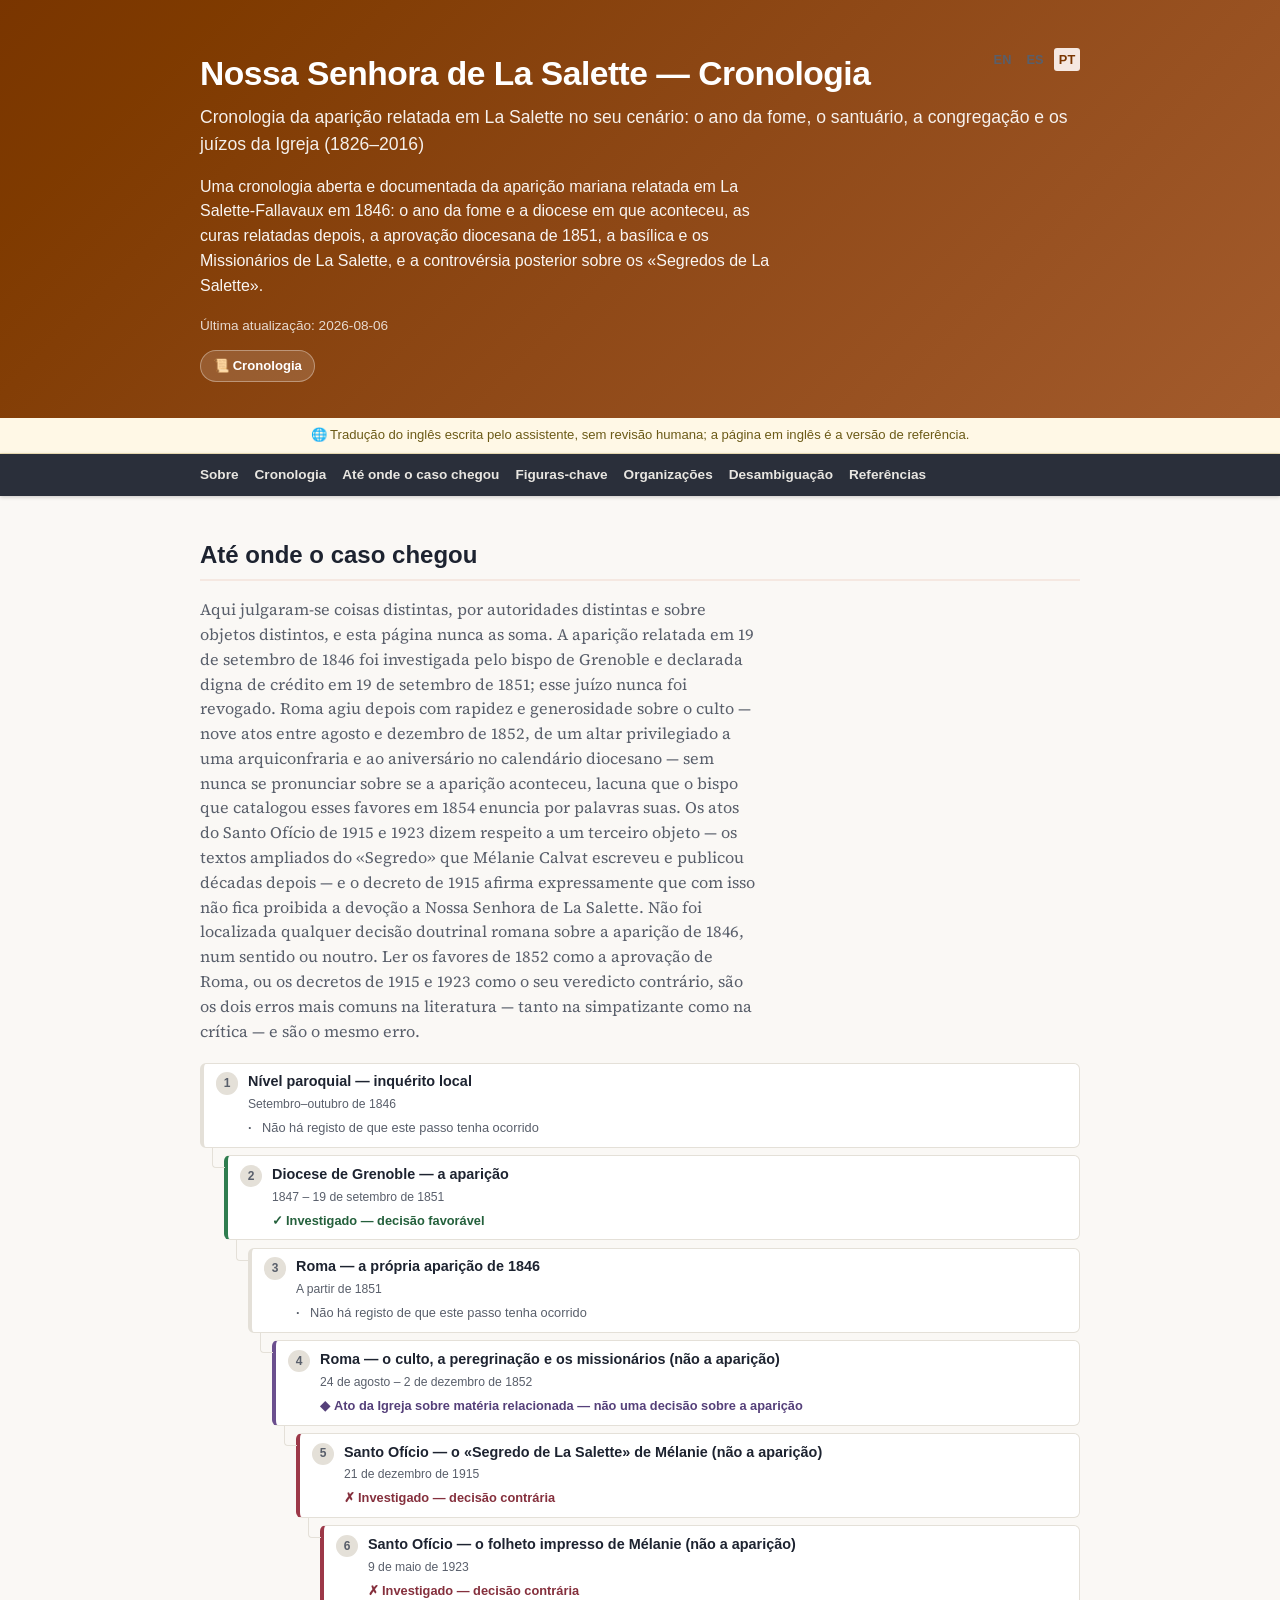
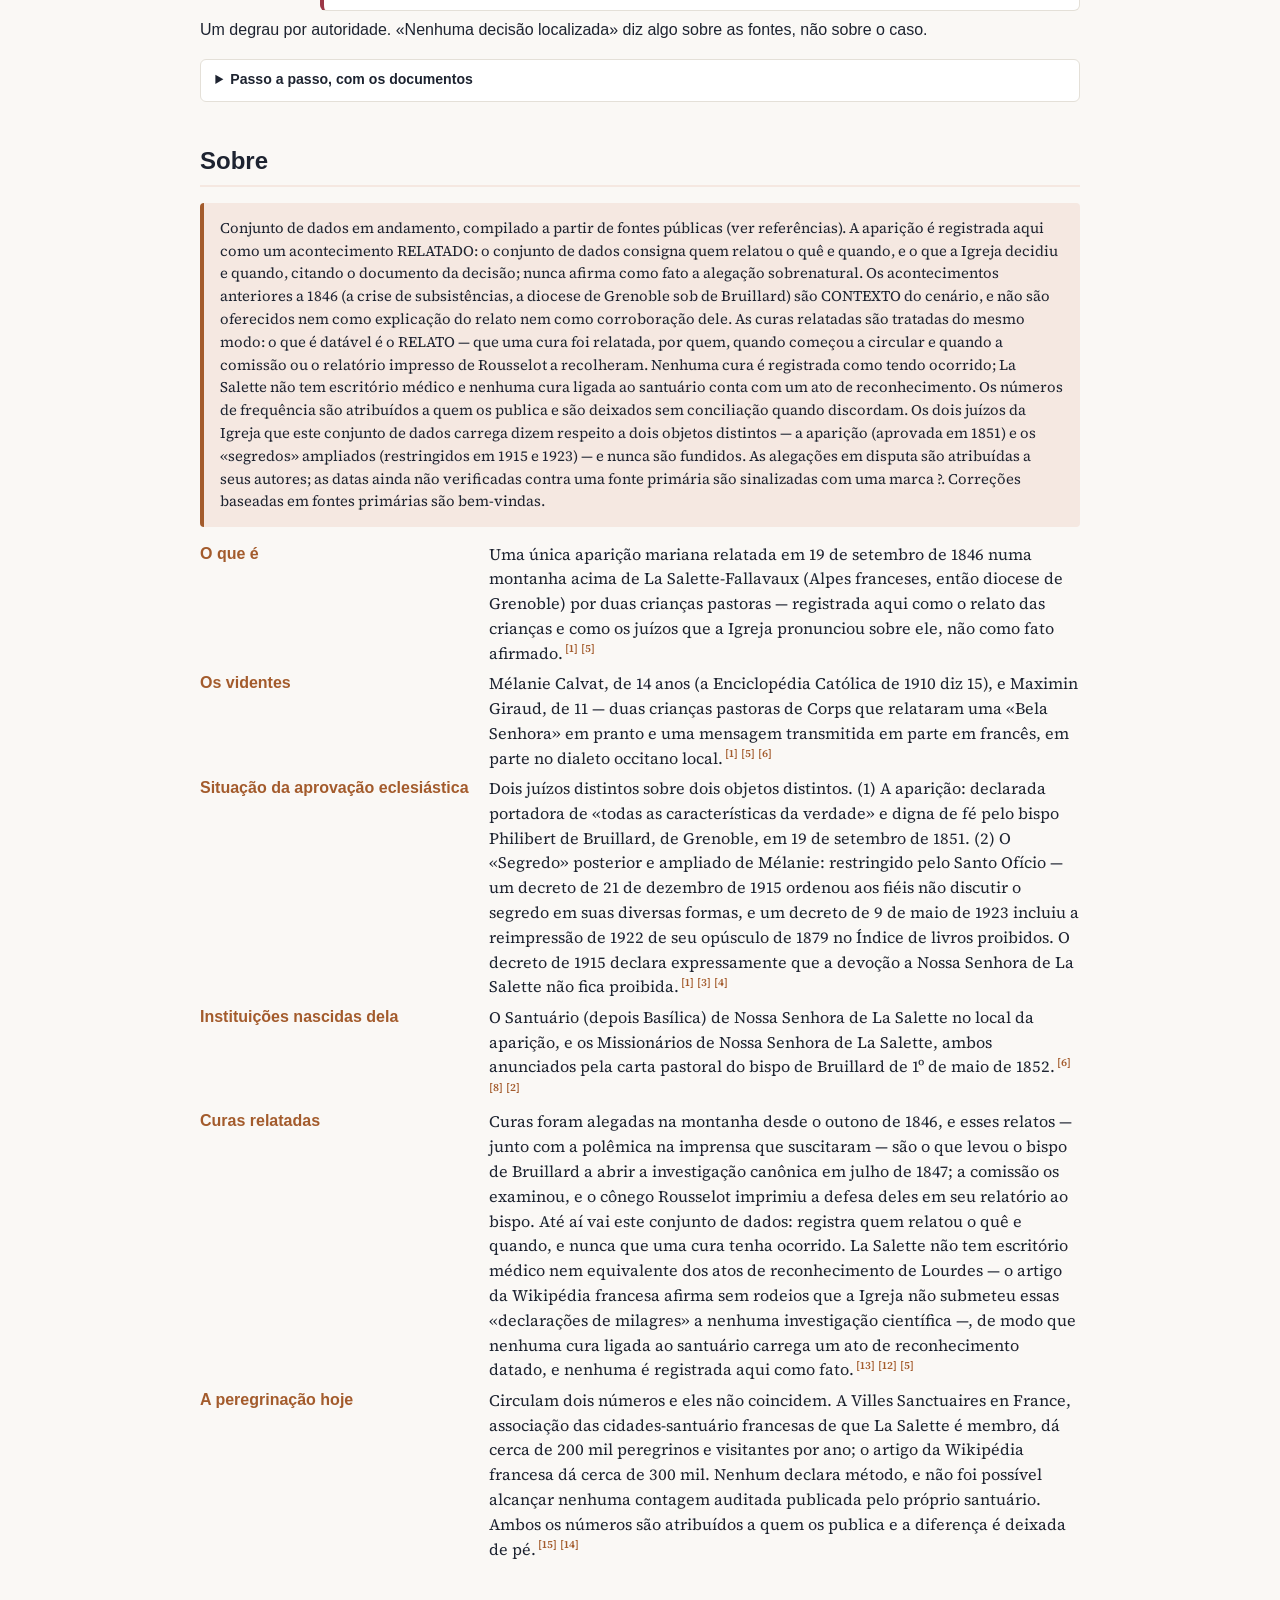
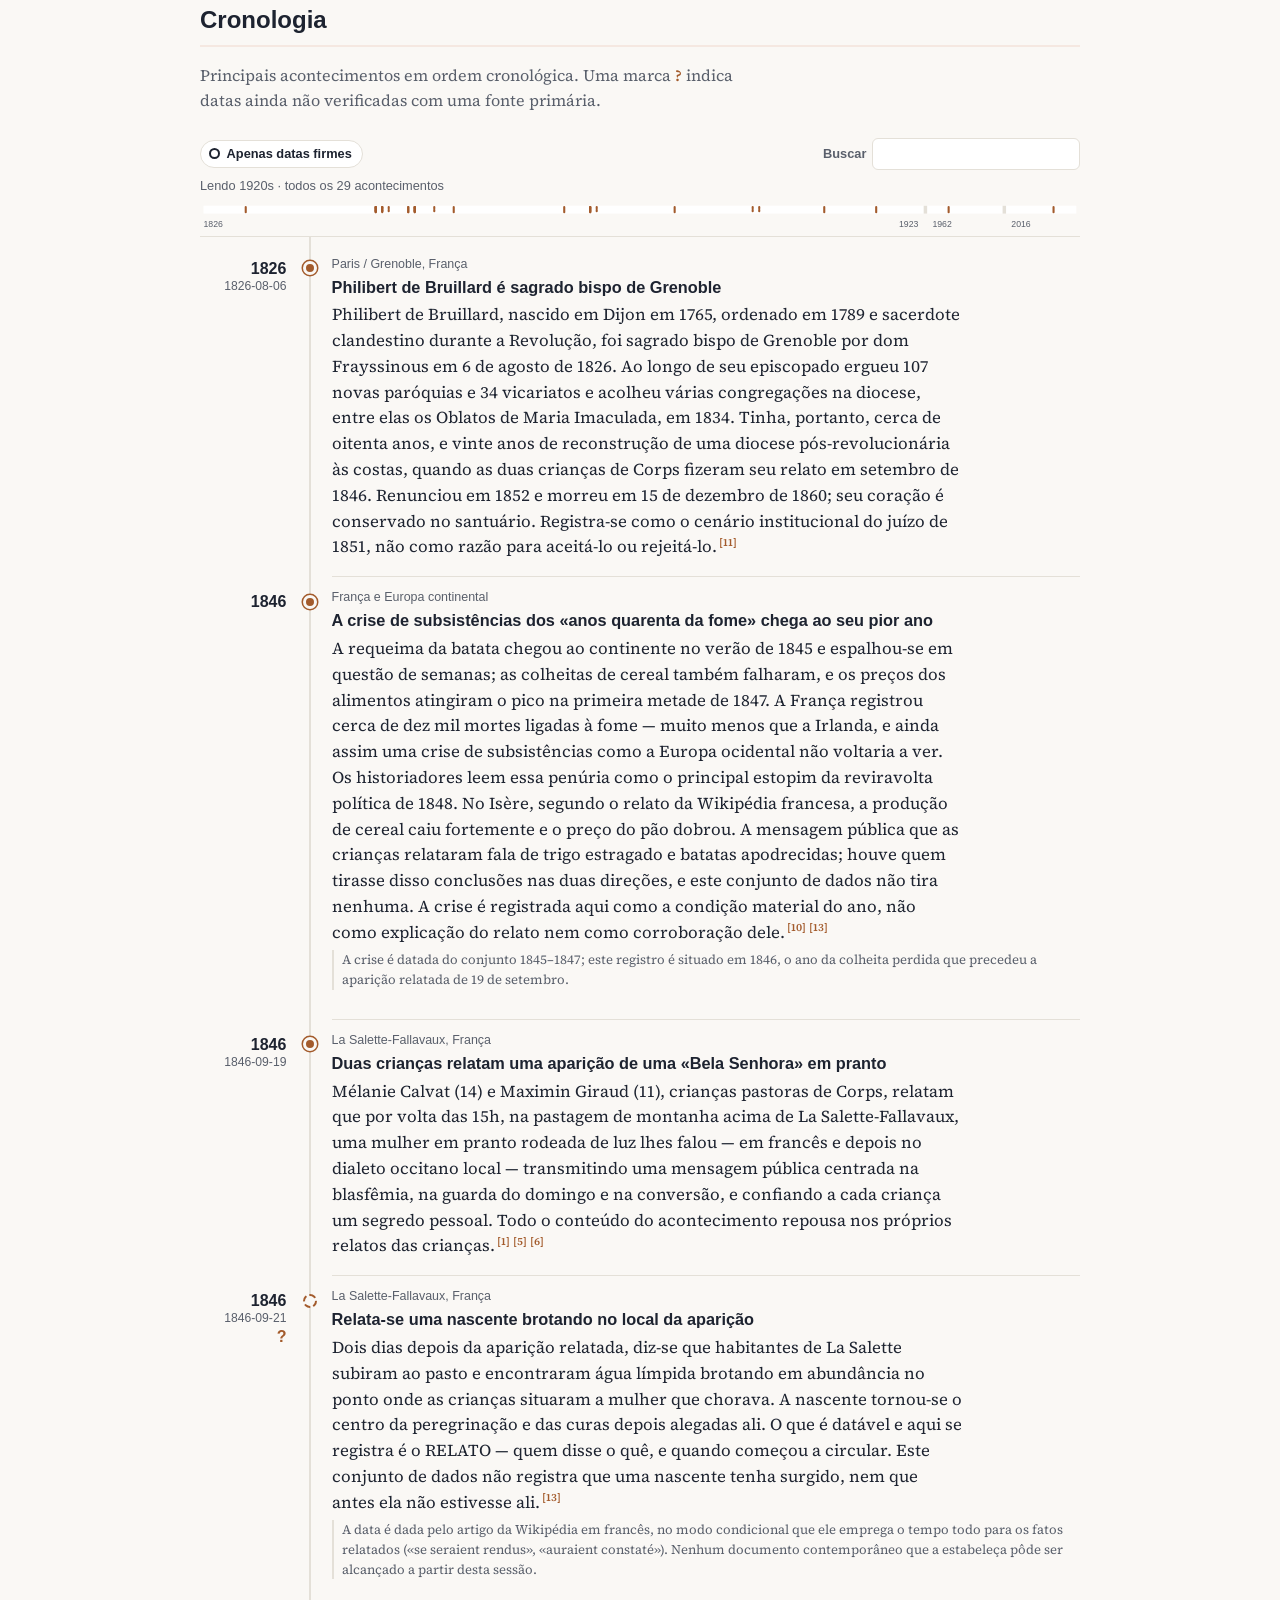
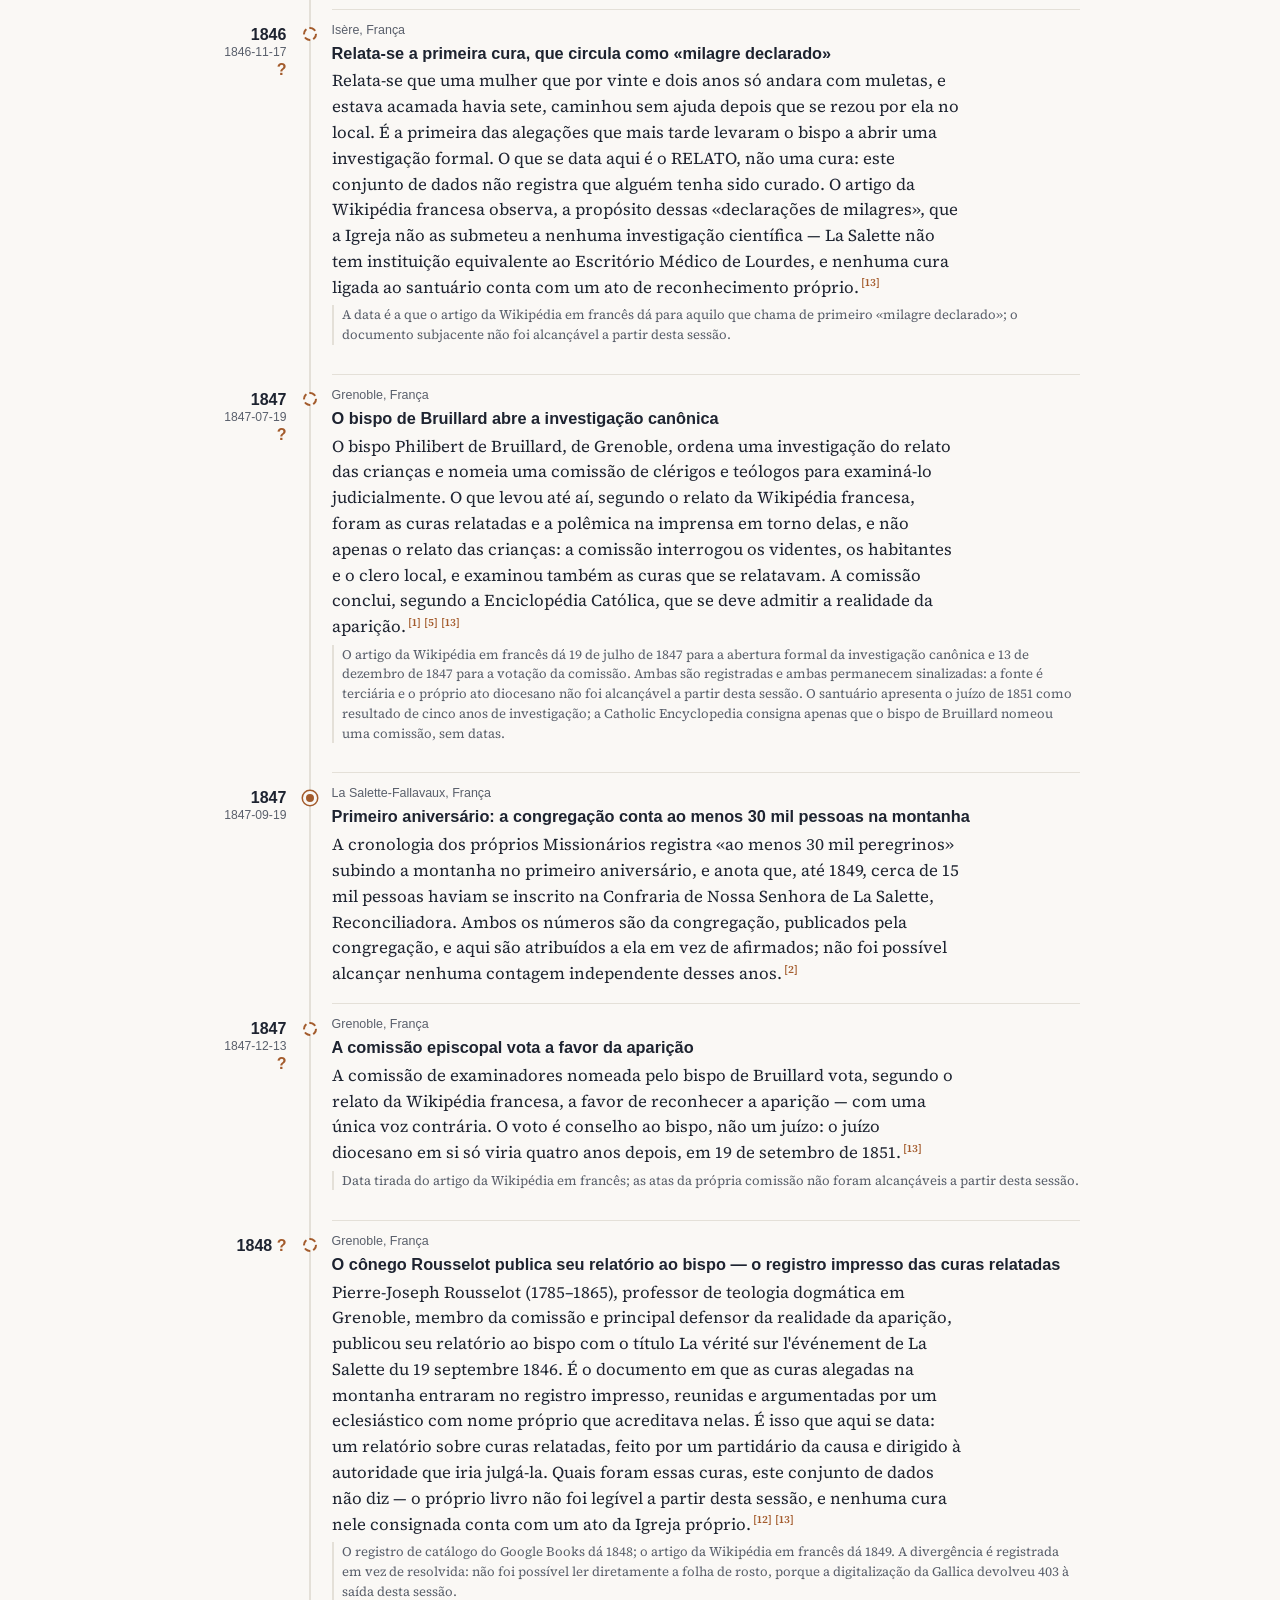
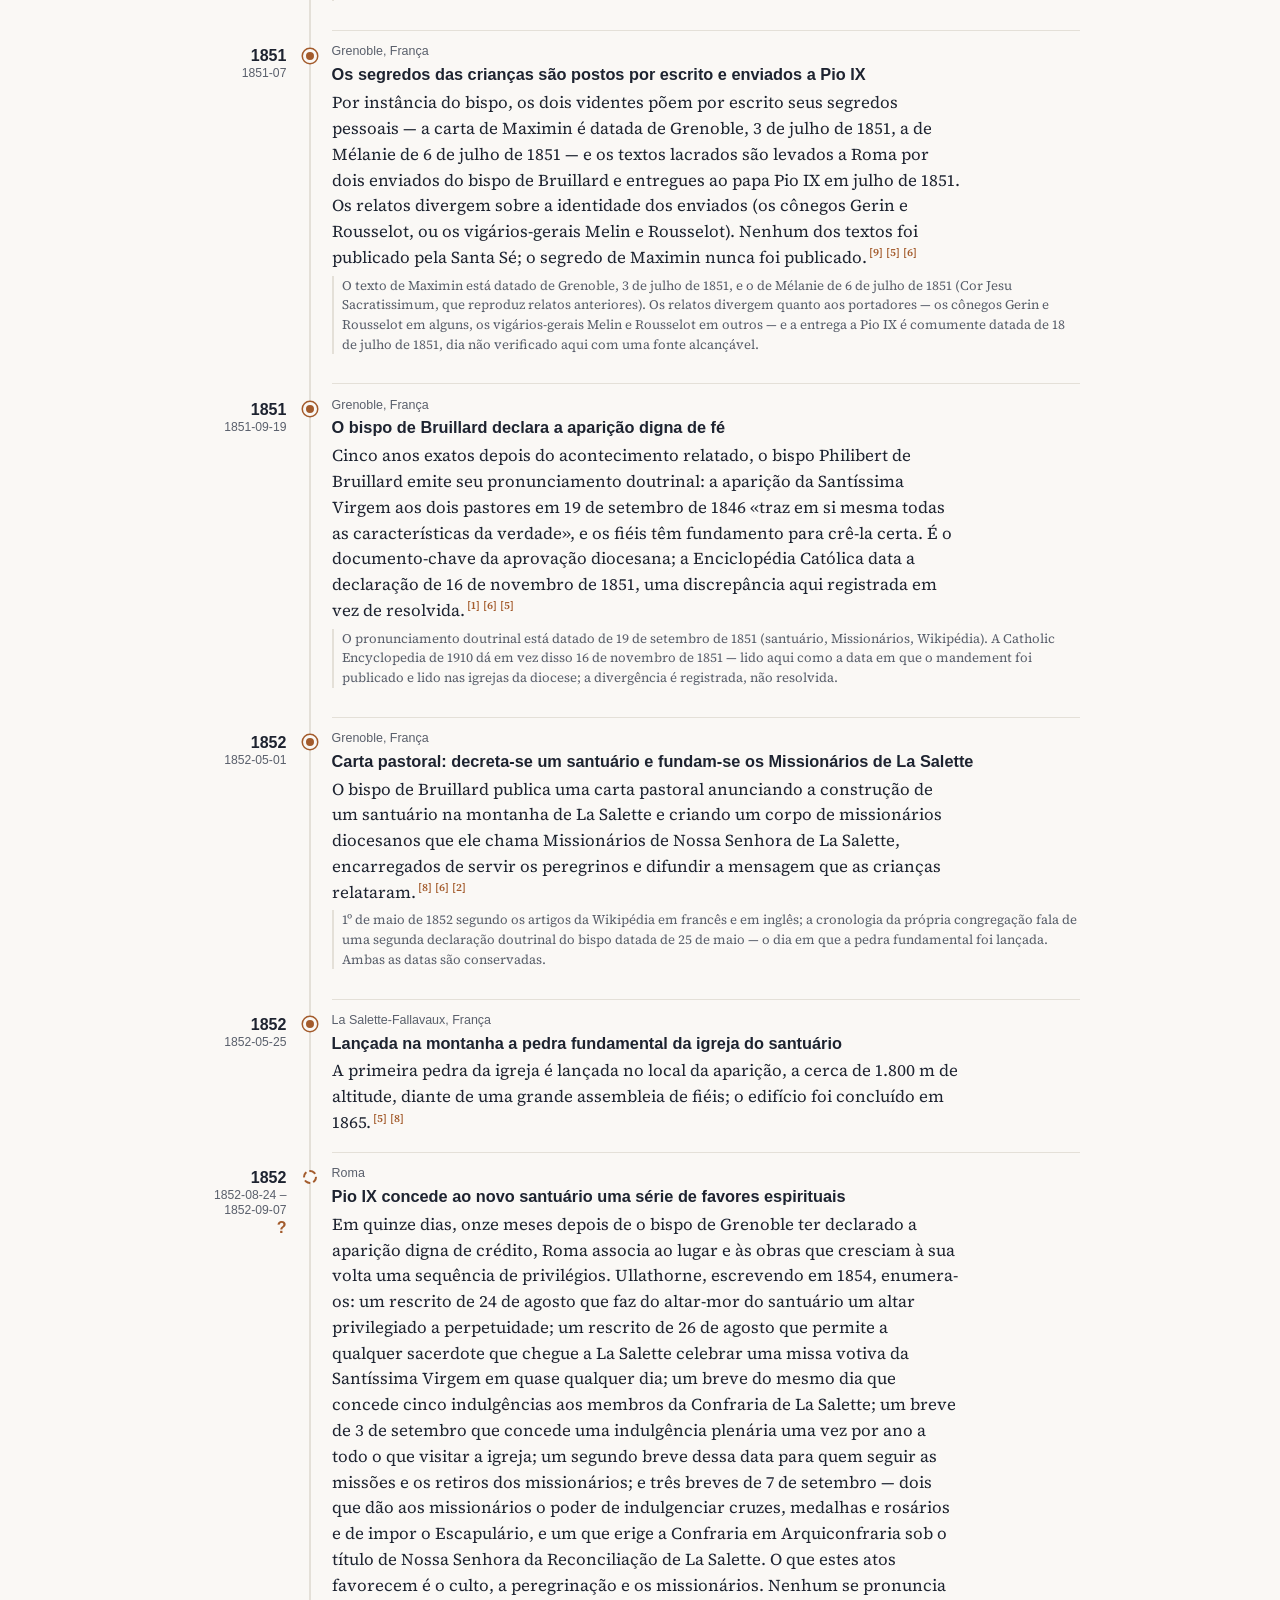
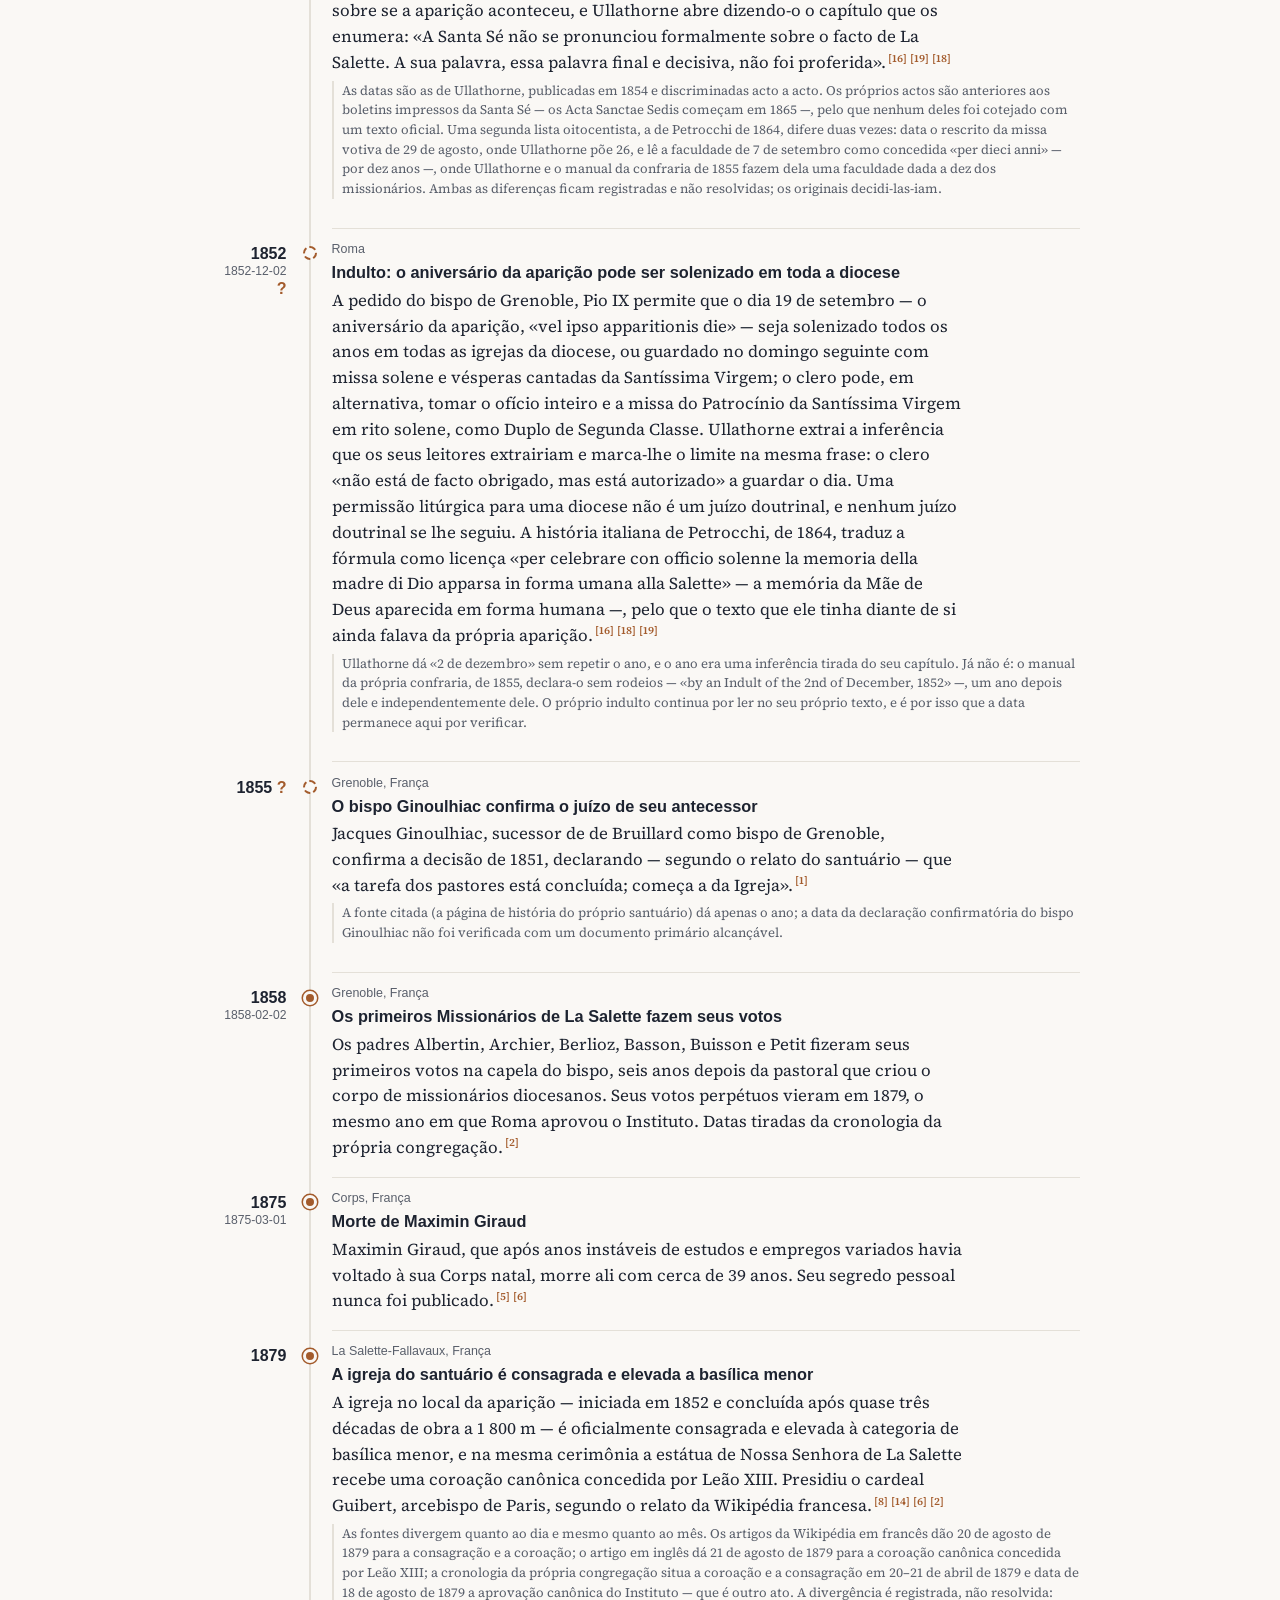
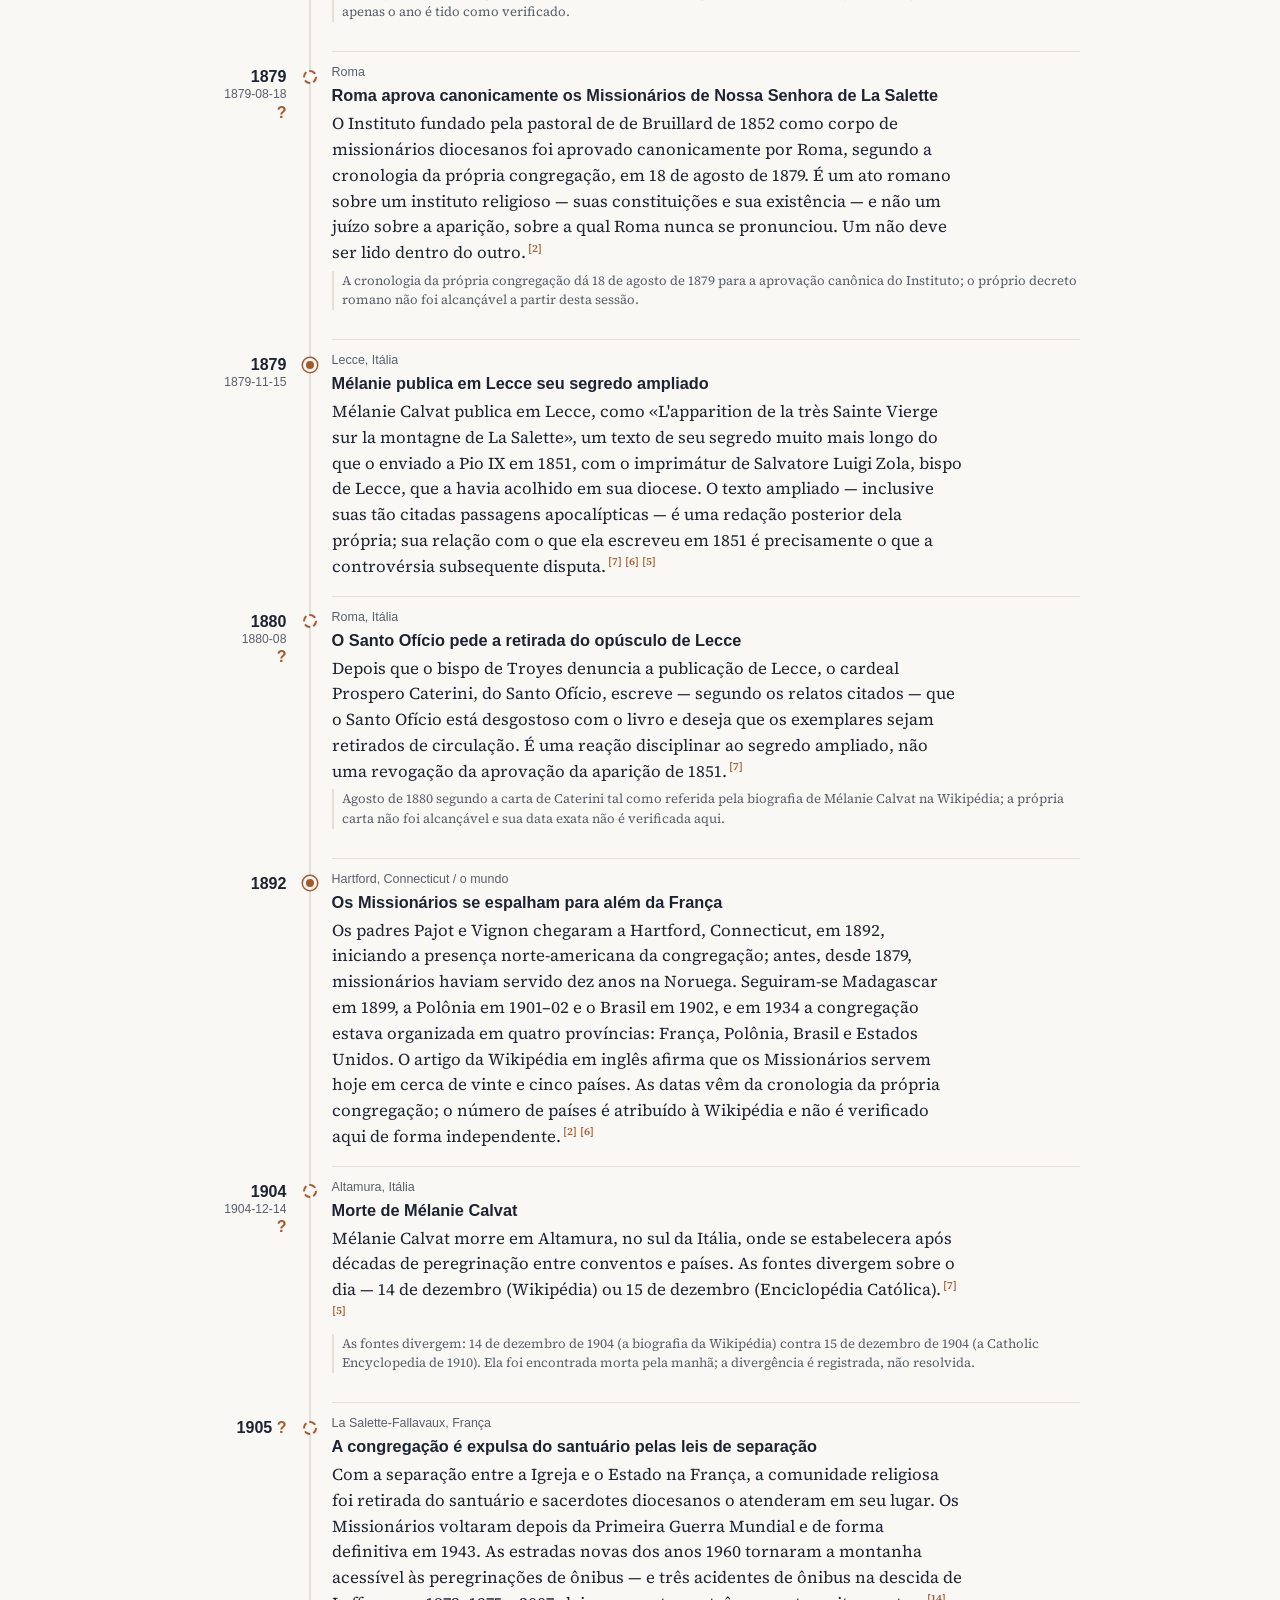
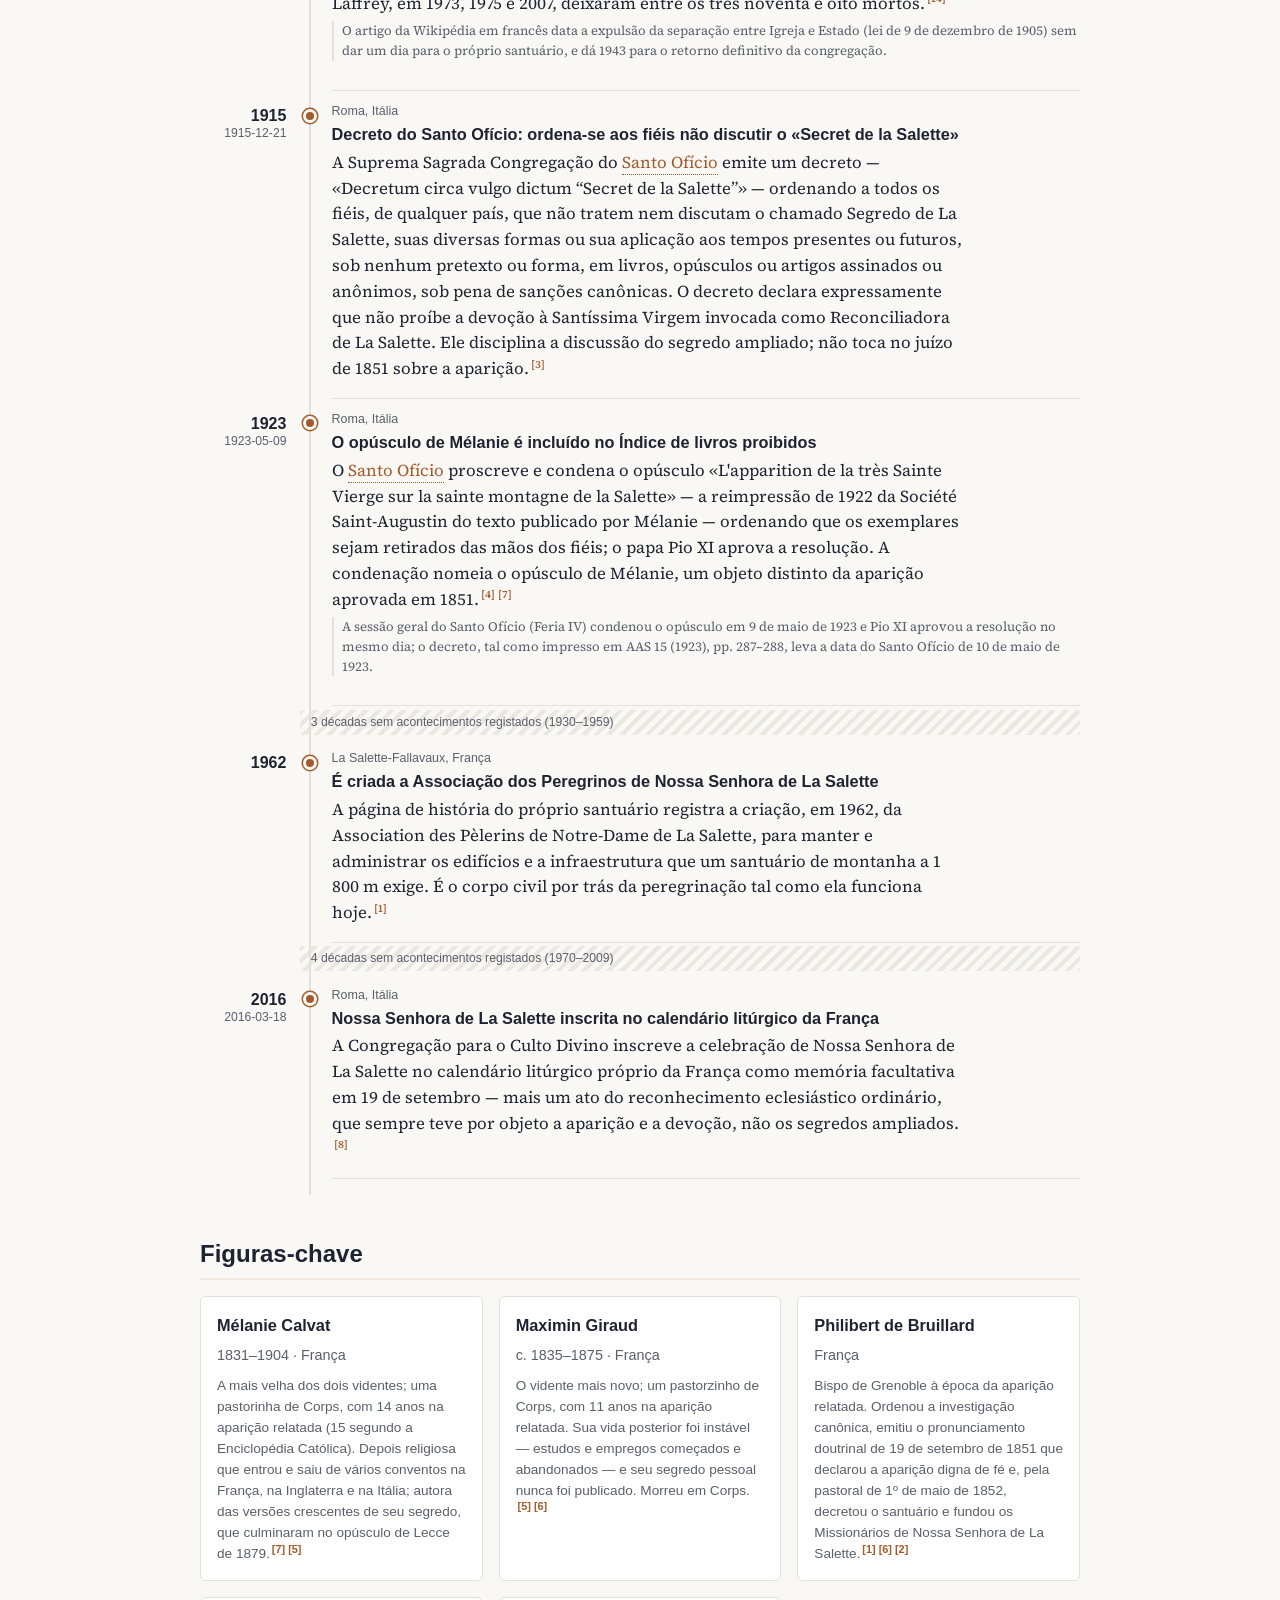
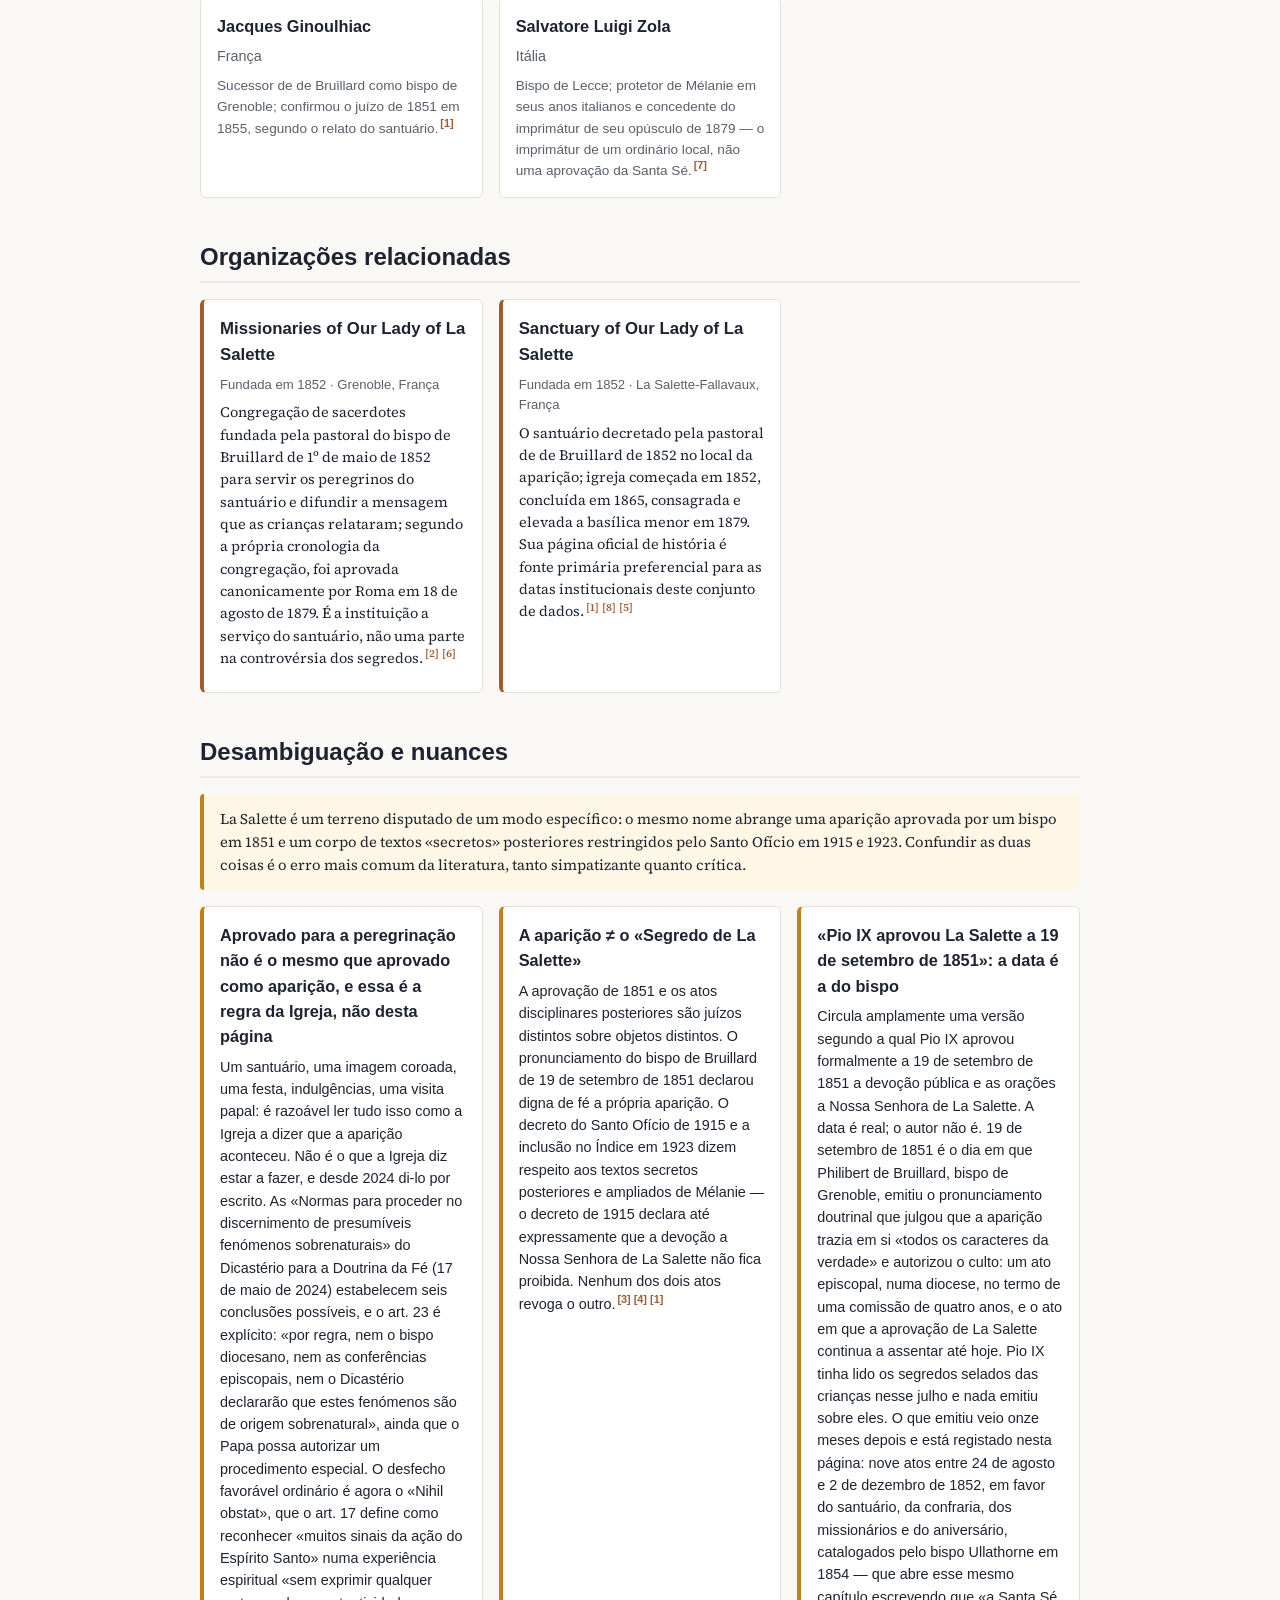
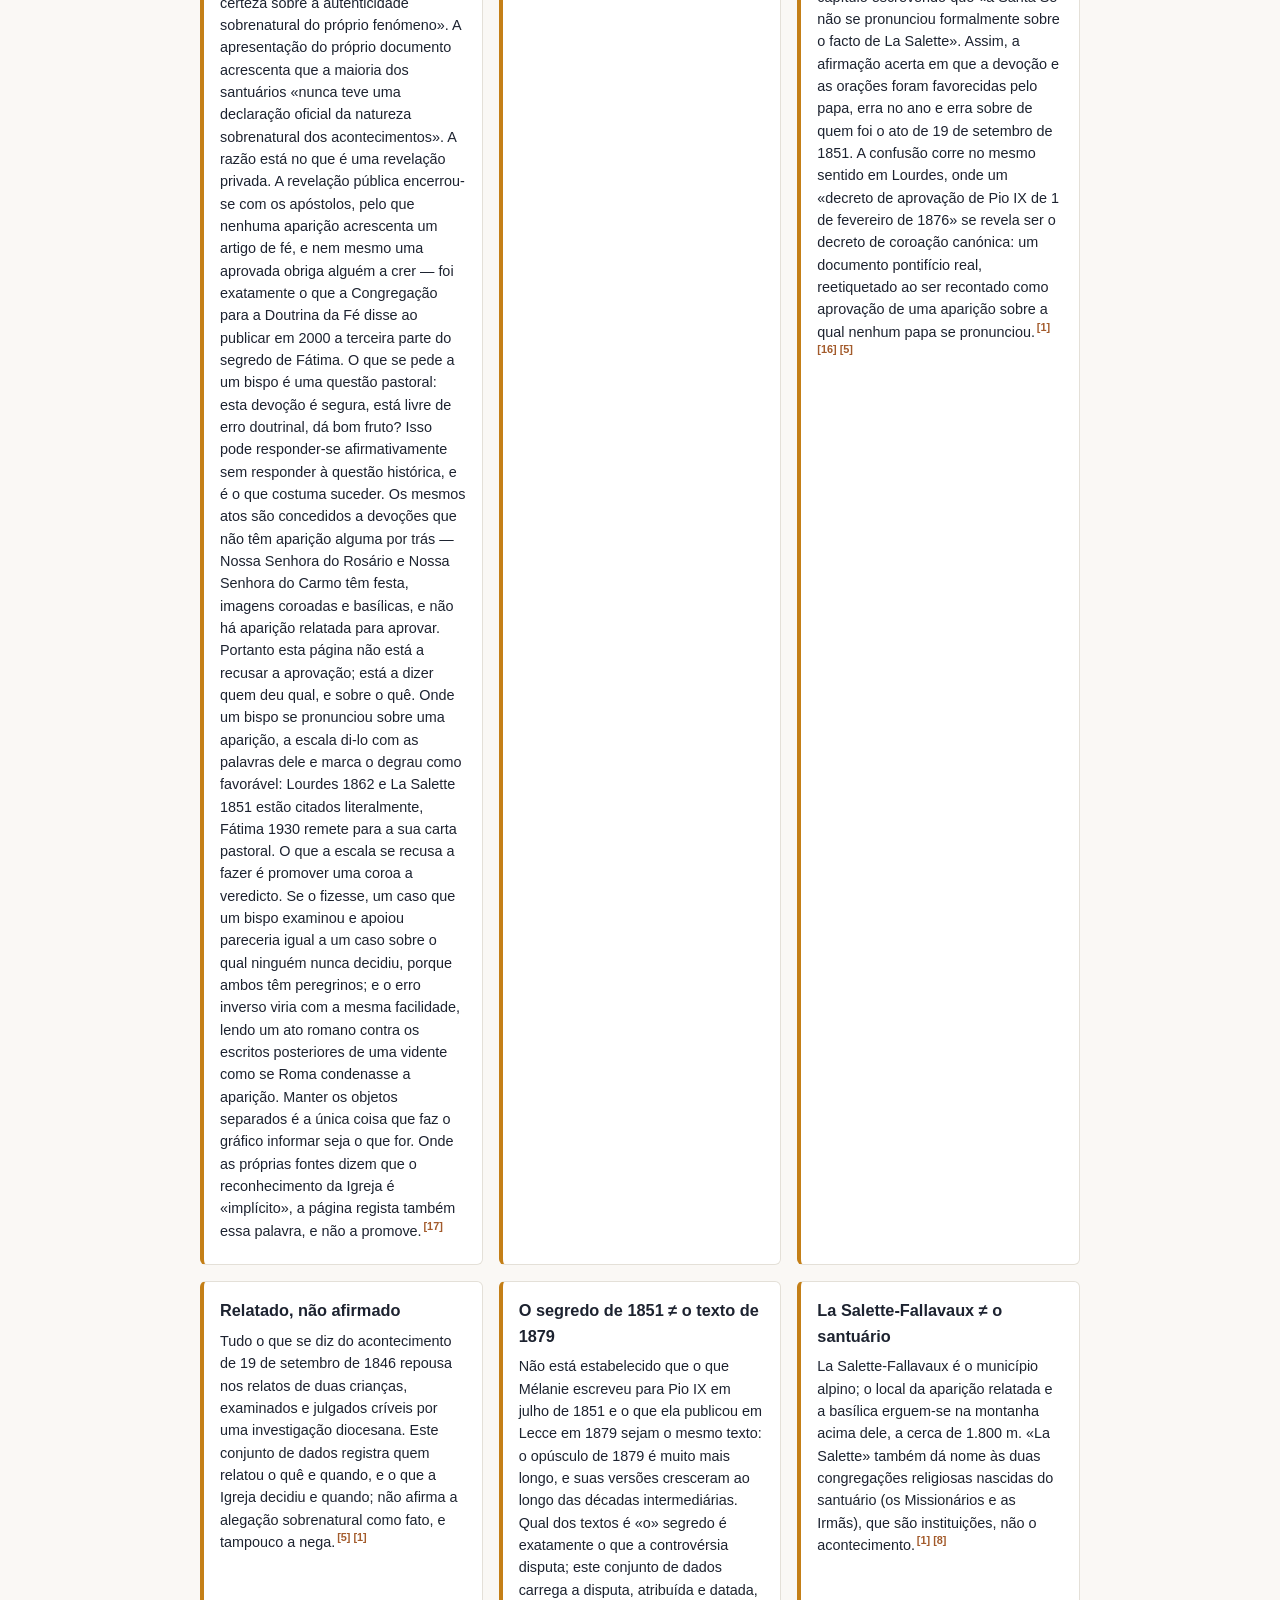
<file: docs/pt/index.html>
<!DOCTYPE html>
<html lang="pt">
<head>
  <meta charset="utf-8">
  <meta name="viewport" content="width=device-width, initial-scale=1">
  <title>Nossa Senhora de La Salette — Cronologia</title>
  <meta name="description" content="Uma cronologia aberta e documentada da aparição mariana relatada em La Salette-Fallavaux em 1846: o ano da fome e a diocese em que aconteceu, as curas relatadas depois, a aprovação diocesana de 1851, a basílica e os Missionários de La Salette, e a controvérsia posterior sobre os «Segredos de La Salette».">
  <!-- Google tag (gtag.js) -->
  <script async src="https://www.googletagmanager.com/gtag/js?id=G-R9LV1QZHVE"></script>
  <script>
    window.dataLayer = window.dataLayer || [];
    function gtag(){dataLayer.push(arguments);}
    gtag('js', new Date());
    gtag('config', 'G-R9LV1QZHVE');
  </script>
  <link rel="stylesheet" href="../styles.css">
  <script src="../river.js" defer></script>
  <script src="../cite.js" defer data-label="Referência" data-all="Todas as referências"></script>
  <link rel="canonical" href="https://cronologia.github.io/lasalette/pt/">
  <link rel="alternate" hreflang="en" href="https://cronologia.github.io/lasalette/en/">
  <link rel="alternate" hreflang="es" href="https://cronologia.github.io/lasalette/es/">
  <link rel="alternate" hreflang="pt" href="https://cronologia.github.io/lasalette/pt/">
  <link rel="alternate" hreflang="x-default" href="https://cronologia.github.io/lasalette/">
  <meta property="og:type" content="website">
  <meta property="og:site_name" content="Nossa Senhora de La Salette — Cronologia">
  <meta property="og:locale" content="pt_BR">
  <meta property="og:title" content="Nossa Senhora de La Salette — Cronologia">
  <meta property="og:description" content="Uma cronologia aberta e documentada da aparição mariana relatada em La Salette-Fallavaux em 1846: o ano da fome e a diocese em que aconteceu, as curas relatadas depois, a aprovação diocesana de 1851, a basílica e os Missionários de La Salette, e a controvérsia posterior sobre os «Segredos de La Salette».">
  <meta property="og:url" content="https://cronologia.github.io/lasalette/pt/">
  <meta name="twitter:card" content="summary">
  <meta name="twitter:title" content="Nossa Senhora de La Salette — Cronologia">
  <meta name="twitter:description" content="Uma cronologia aberta e documentada da aparição mariana relatada em La Salette-Fallavaux em 1846: o ano da fome e a diocese em que aconteceu, as curas relatadas depois, a aprovação diocesana de 1851, a basílica e os Missionários de La Salette, e a controvérsia posterior sobre os «Segredos de La Salette».">
  <script type="application/ld+json">
  {
    "@context": "https://schema.org",
    "@type": "WebSite",
    "name": "Nossa Senhora de La Salette — Cronologia",
    "description": "Uma cronologia aberta e documentada da aparição mariana relatada em La Salette-Fallavaux em 1846: o ano da fome e a diocese em que aconteceu, as curas relatadas depois, a aprovação diocesana de 1851, a basílica e os Missionários de La Salette, e a controvérsia posterior sobre os «Segredos de La Salette».",
    "url": "https://cronologia.github.io/lasalette/pt/",
    "inLanguage": "pt"
  }
  </script>
</head>
<body>
  <header class="site-header">
    <div class="wrap">
      <nav class="lang-switch" aria-label="Idioma"><a href="../en/" hreflang="en">EN</a><a href="../es/" hreflang="es">ES</a><span class="lang-current" aria-current="true">PT</span></nav>
      <h1>Nossa Senhora de La Salette — Cronologia</h1>
      <p class="subtitle">Cronologia da aparição relatada em La Salette no seu cenário: o ano da fome, o santuário, a congregação e os juízos da Igreja (1826–2016)</p>
      <p class="lead">Uma cronologia aberta e documentada da aparição mariana relatada em La Salette-Fallavaux em 1846: o ano da fome e a diocese em que aconteceu, as curas relatadas depois, a aprovação diocesana de 1851, a basílica e os Missionários de La Salette, e a controvérsia posterior sobre os «Segredos de La Salette».</p>
      <p class="updated">Última atualização: 2026-08-06</p>
      <div class="viz-chips">
        <a href="#chronology">📜 Cronologia</a>
      </div>
    </div>
  </header>
  <div class="i18n-disclaimer" role="note">🌐 Tradução do inglês escrita pelo assistente, sem revisão humana; a página em inglês é a versão de referência.</div>

  <nav class="site-nav">
    <div class="wrap">
      <a href="#about">Sobre</a>
      <a href="#chronology">Cronologia</a>
      <a href="#approval-ladder">Até onde o caso chegou</a>
      <a href="#figures">Figuras-chave</a>
      <a href="#organizations">Organizações</a>
      <a href="#disambiguation">Desambiguação</a>
      <a href="#references">Referências</a>
    </div>
  </nav>

  <main class="wrap">
    <section id="approval-ladder" class="viz">
      <h2>Até onde o caso chegou</h2>
      <p class="section-intro">Aqui julgaram-se coisas distintas, por autoridades distintas e sobre objetos distintos, e esta página nunca as soma. A aparição relatada em 19 de setembro de 1846 foi investigada pelo bispo de Grenoble e declarada digna de crédito em 19 de setembro de 1851; esse juízo nunca foi revogado. Roma agiu depois com rapidez e generosidade sobre o culto — nove atos entre agosto e dezembro de 1852, de um altar privilegiado a uma arquiconfraria e ao aniversário no calendário diocesano — sem nunca se pronunciar sobre se a aparição aconteceu, lacuna que o bispo que catalogou esses favores em 1854 enuncia por palavras suas. Os atos do Santo Ofício de 1915 e 1923 dizem respeito a um terceiro objeto — os textos ampliados do «Segredo» que Mélanie Calvat escreveu e publicou décadas depois — e o decreto de 1915 afirma expressamente que com isso não fica proibida a devoção a Nossa Senhora de La Salette. Não foi localizada qualquer decisão doutrinal romana sobre a aparição de 1846, num sentido ou noutro. Ler os favores de 1852 como a aprovação de Roma, ou os decretos de 1915 e 1923 como o seu veredicto contrário, são os dois erros mais comuns na literatura — tanto na simpatizante como na crítica — e são o mesmo erro.</p>
      <figure class="approval-ladder">
        <div class="viz-scroll">
        <ol class="al-cascade">
          <li class="al-node al-not-found" style="--al-step:0">
            <a href="#al-rung-1" class="al-node-link">
              <span class="al-num" aria-hidden="true">1</span>
              <span class="al-node-body">
                <span class="al-node-label">Nível paroquial — inquérito local</span><span class="al-when">Setembro–outubro de 1846</span>
                <span class="al-node-status"><span class="al-glyph" aria-hidden="true">·</span>Não há registo de que este passo tenha ocorrido</span>
              </span>
            </a>
          </li>
          <li class="al-node al-favourable" style="--al-step:1">
            <a href="#al-rung-2" class="al-node-link">
              <span class="al-num" aria-hidden="true">2</span>
              <span class="al-node-body">
                <span class="al-node-label">Diocese de Grenoble — a aparição</span><span class="al-when">1847 – 19 de setembro de 1851</span>
                <span class="al-node-status"><span class="al-glyph" aria-hidden="true">✓</span>Investigado — decisão favorável</span>
              </span>
            </a>
          </li>
          <li class="al-node al-not-found" style="--al-step:2">
            <a href="#al-rung-3" class="al-node-link">
              <span class="al-num" aria-hidden="true">3</span>
              <span class="al-node-body">
                <span class="al-node-label">Roma — a própria aparição de 1846</span><span class="al-when">A partir de 1851</span>
                <span class="al-node-status"><span class="al-glyph" aria-hidden="true">·</span>Não há registo de que este passo tenha ocorrido</span>
              </span>
            </a>
          </li>
          <li class="al-node al-adjacent" style="--al-step:3">
            <a href="#al-rung-4" class="al-node-link">
              <span class="al-num" aria-hidden="true">4</span>
              <span class="al-node-body">
                <span class="al-node-label">Roma — o culto, a peregrinação e os missionários (não a aparição)</span><span class="al-when">24 de agosto – 2 de dezembro de 1852</span>
                <span class="al-node-status"><span class="al-glyph" aria-hidden="true">◆</span>Ato da Igreja sobre matéria relacionada — não uma decisão sobre a aparição</span>
              </span>
            </a>
          </li>
          <li class="al-node al-negative" style="--al-step:4">
            <a href="#al-rung-5" class="al-node-link">
              <span class="al-num" aria-hidden="true">5</span>
              <span class="al-node-body">
                <span class="al-node-label">Santo Ofício — o «Segredo de La Salette» de Mélanie (não a aparição)</span><span class="al-when">21 de dezembro de 1915</span>
                <span class="al-node-status"><span class="al-glyph" aria-hidden="true">✗</span>Investigado — decisão contrária</span>
              </span>
            </a>
          </li>
          <li class="al-node al-negative" style="--al-step:5">
            <a href="#al-rung-6" class="al-node-link">
              <span class="al-num" aria-hidden="true">6</span>
              <span class="al-node-body">
                <span class="al-node-label">Santo Ofício — o folheto impresso de Mélanie (não a aparição)</span><span class="al-when">9 de maio de 1923</span>
                <span class="al-node-status"><span class="al-glyph" aria-hidden="true">✗</span>Investigado — decisão contrária</span>
              </span>
            </a>
          </li>
        </ol>
        </div>
        <figcaption>Um degrau por autoridade. «Nenhuma decisão localizada» diz algo sobre as fontes, não sobre o caso.</figcaption>
      </figure>
      <details class="al-details">
        <summary>Passo a passo, com os documentos</summary>
        <div class="al-tablist" hidden aria-label="Até onde o caso chegou">
            <button type="button" class="al-tab" data-al-panel="al-rung-1"><span class="al-glyph" aria-hidden="true">·</span>Nível paroquial — inquérito local</button>
            <button type="button" class="al-tab" data-al-panel="al-rung-2"><span class="al-glyph" aria-hidden="true">✓</span>Diocese de Grenoble — a aparição</button>
            <button type="button" class="al-tab" data-al-panel="al-rung-3"><span class="al-glyph" aria-hidden="true">·</span>Roma — a própria aparição de 1846</button>
            <button type="button" class="al-tab" data-al-panel="al-rung-4"><span class="al-glyph" aria-hidden="true">◆</span>Roma — o culto, a peregrinação e os missionários (não a aparição)</button>
            <button type="button" class="al-tab" data-al-panel="al-rung-5"><span class="al-glyph" aria-hidden="true">✗</span>Santo Ofício — o «Segredo de La Salette» de Mélanie (não a aparição)</button>
            <button type="button" class="al-tab" data-al-panel="al-rung-6"><span class="al-glyph" aria-hidden="true">✗</span>Santo Ofício — o folheto impresso de Mélanie (não a aparição)</button>
        </div>
        <div class="al-panels">
          <section id="al-rung-1" class="al-panel al-not-found">
            <h3 class="al-panel-title">Nível paroquial — inquérito local <span class="al-when">Setembro–outubro de 1846</span></h3>
            <p class="al-status"><span class="al-glyph" aria-hidden="true">·</span>Não há registo de que este passo tenha ocorrido</p>
<p class="al-who">O clero paroquial de La Salette, na diocese de Grenoble</p><p class="al-nodoc">Não foi localizado nenhum inquérito canônico paroquial propriamente dito. O que as fontes registram nesse nível é pastoral e não judicial: as crianças foram instadas a contar tudo ao pároco de La Salette, que tomou notas e relatou o que lhe fora dito no sermão da manhã seguinte, e o artigo da Wikipédia em inglês afirma que em 16 de outubro de 1846 o pároco anotou em que diferiam os relatos das duas crianças. Procurou-se um processo ou uma conclusão de nível paroquial na história do próprio santuário, no artigo da Enciclopédia Católica de 1910 e no artigo da Wikipédia em inglês: os três passam diretamente do relato das crianças às comissões do bispo, e nenhum menciona um inquérito canônico local nem uma decisão dele. Isso é uma afirmação sobre o registro documental, não a alegação de que nada aconteceu em La Salette antes de 1847.</p>            <p class="al-cites"><sup class="cite"><a href="#ref-6" title="Reference 6">[6]</a> <a href="#ref-1" title="Reference 1">[1]</a> <a href="#ref-5" title="Reference 5">[5]</a></sup></p>
          </section>
          <section id="al-rung-2" class="al-panel al-favourable">
            <h3 class="al-panel-title">Diocese de Grenoble — a aparição <span class="al-when">1847 – 19 de setembro de 1851</span></h3>
            <p class="al-status"><span class="al-glyph" aria-hidden="true">✓</span>Investigado — decisão favorável</p>
<p class="al-who">O bispo Philibert de Bruillard, com comissões de clérigos e teólogos</p><p class="al-outcome">O bispo nomeou uma comissão para examinar judicialmente o acontecimento; a Enciclopédia Católica de 1910 registra que ela concluiu que a realidade da aparição devia ser admitida. Depois do que o santuário descreve como cinco anos de rigorosa investigação, o pronunciamento doutrinal de de Bruillard, de 19 de setembro de 1851, declarou que a aparição da Santíssima Virgem aos dois pastorinhos traz em si todos os caracteres da verdade e que os fiéis têm bons fundamentos para tê-la por certa, e autorizou o culto. Este é o juízo sobre a aparição, é diocesano e nunca foi revogado. (A Enciclopédia Católica data a declaração, em vez disso, de 16 de novembro de 1851; a discrepância é registrada aqui, não resolvida.)</p>            <p class="al-cites"><sup class="cite"><a href="#ref-1" title="Reference 1">[1]</a> <a href="#ref-6" title="Reference 6">[6]</a> <a href="#ref-5" title="Reference 5">[5]</a></sup></p>
          </section>
          <section id="al-rung-3" class="al-panel al-not-found">
            <h3 class="al-panel-title">Roma — a própria aparição de 1846 <span class="al-when">A partir de 1851</span></h3>
            <p class="al-status"><span class="al-glyph" aria-hidden="true">·</span>Não há registo de que este passo tenha ocorrido</p>
<p class="al-who">A Santa Sé</p><p class="al-nodoc">Não foi localizada qualquer decisão doutrinal romana sobre a aparição, num sentido ou noutro. Os segredos selados das crianças foram levados a Pio IX em julho de 1851 e não se lhes seguiu qualquer juízo pontifício publicado sobre eles ou sobre a aparição; a Catholic Encyclopedia de 1910 resume assim a posição: «Como Roma não proferiu decisão alguma, a contenda entre os disputantes prolongou-se». O zero não se deve a falta de interesse romano: no outono de 1852 Pio IX emitiu pelo menos nove atos em favor do santuário, da confraria, dos missionários e do aniversário — são o degrau seguinte — e o bispo que os catalogou em 1854, testemunha simpatizante e com todos os motivos para reivindicar mais, escreveu que «a Santa Sé não se pronunciou formalmente sobre o facto de La Salette. A sua palavra, essa palavra final e decisiva, não foi proferida». Os dois atos romanos que esta cronologia cita contra o caso, de 1915 e 1923, nomeiam os textos secretos de Mélanie e não a aparição; o ato de 2016 da Congregação para o Culto Divino que inscreve a memória de Nossa Senhora de La Salette no calendário próprio de França diz respeito à liturgia e à devoção, não à verdade do acontecimento de 1846. A aprovação desta aparição continua onde foi dada em 1851: na diocese. Mais duas testemunhas favoráveis dizem o mesmo na década seguinte, e nenhuma é Ullathorne: o manual da própria confraria de 1855 admite que Roma «não pronunciou aquela decisão final que encerra todas as discussões» — ainda que depois afirme que «sancionou implicitamente» os actos do bispo, o que é inferência da confraria e não de Roma —, e Petrocchi em 1864, depois de enumerar os mesmos nove actos, escreve que «non osiamo asserire che queste dimostrazioni facciano del fatto della Salette un articolo di fede». Três relatos escritos para recomendar o santuário param todos antes de reivindicar um juízo romano sobre a aparição.</p>            <p class="al-cites"><sup class="cite"><a href="#ref-5" title="Reference 5">[5]</a> <a href="#ref-8" title="Reference 8">[8]</a> <a href="#ref-16" title="Reference 16">[16]</a> <a href="#ref-18" title="Reference 18">[18]</a> <a href="#ref-19" title="Reference 19">[19]</a></sup></p>
          </section>
          <section id="al-rung-4" class="al-panel al-adjacent">
            <h3 class="al-panel-title">Roma — o culto, a peregrinação e os missionários (não a aparição) <span class="al-when">24 de agosto – 2 de dezembro de 1852</span></h3>
            <p class="al-status"><span class="al-glyph" aria-hidden="true">◆</span>Ato da Igreja sobre matéria relacionada — não uma decisão sobre a aparição</p>
<p class="al-who">Pio IX, por rescrito, breve e indulto</p><p class="al-outcome">Roma moveu-se depressa, e em tudo exceto na questão. Nos quinze meses seguintes ao juízo diocesano de setembro de 1851, Pio IX tornou o altar-mor do santuário privilegiado a perpetuidade (24 de agosto de 1852), permitiu a qualquer sacerdote de passagem celebrar ali uma missa votiva da Santíssima Virgem (26 de agosto), concedeu cinco indulgências à Confraria de La Salette (26 de agosto), uma indulgência plenária a quem visitasse a igreja (3 de setembro) e a quem seguisse as missões dos missionários (3 de setembro), deu aos missionários faculdades para abençoar objetos e para impor o Escapulário (7 de setembro), erigiu a confraria em Arquiconfraria de Nossa Senhora da Reconciliação de La Salette (7 de setembro) e permitiu a toda a diocese de Grenoble solenizar cada 19 de setembro (2 de dezembro). Todos estes atos pressupõem a peregrinação e nenhum a julga: regulam o culto, concedem indulgências e habilitam um clero. É por isso que o degrau está marcado como ato sobre matéria relacionada, e a fonte que enumera os atos — o bispo Ullathorne, em 1854, a escrever para persuadir — é também a fonte da negação: «A Santa Sé não se pronunciou formalmente sobre o facto de La Salette». Quem tomar a rapidez e o volume destes favores pelo veredicto de Roma está a fazer a inferência que os atos tiveram o cuidado de não fazer.</p>            <p class="al-cites"><sup class="cite"><a href="#ref-16" title="Reference 16">[16]</a></sup></p>
          </section>
          <section id="al-rung-5" class="al-panel al-negative">
            <h3 class="al-panel-title">Santo Ofício — o «Segredo de La Salette» de Mélanie (não a aparição) <span class="al-when">21 de dezembro de 1915</span></h3>
            <p class="al-status"><span class="al-glyph" aria-hidden="true">✗</span>Investigado — decisão contrária</p>
<p class="al-who">Suprema Sagrada Congregação do Santo Ofício</p><p class="al-outcome">O decreto «Decretum circa vulgo dictum “Secret de la Salette”» (AAS 7 (1915), pp. 594–595) ordena aos fiéis de todos os países que não tratem nem discutam o chamado Segredo de La Salette em suas diversas formas, nem sua aplicação aos tempos presentes ou futuros, em livros, folhetos ou artigos, assinados ou anônimos, sob pena de sanções canônicas. Seu objeto são os textos do segredo. O mesmo decreto afirma expressamente que não proíbe a devoção à Santíssima Virgem invocada como Reconciliadora de La Salette, e deixa intacto o juízo diocesano de 1851 sobre a aparição.</p>            <p class="al-cites"><sup class="cite"><a href="#ref-3" title="Reference 3">[3]</a></sup></p>
          </section>
          <section id="al-rung-6" class="al-panel al-negative">
            <h3 class="al-panel-title">Santo Ofício — o folheto impresso de Mélanie (não a aparição) <span class="al-when">9 de maio de 1923</span></h3>
            <p class="al-status"><span class="al-glyph" aria-hidden="true">✗</span>Investigado — decisão contrária</p>
<p class="al-who">Suprema Sagrada Congregação do Santo Ofício; aprovado por Pio XI</p><p class="al-outcome">O Santo Ofício proscreveu e condenou o folheto «L’apparition de la très Sainte Vierge sur la sainte montagne de la Salette» — a reimpressão de 1922 da Société Saint-Augustin do texto que Mélanie publicou em Lecce em 1879 — ordenando que os exemplares fossem retirados das mãos dos fiéis; Pio XI aprovou a resolução no mesmo dia (AAS 15 (1923), pp. 287–288). O objeto condenado é um livro impresso por uma das videntes, não a aparição de 1846 nem o juízo diocesano de 1851.</p>            <p class="al-cites"><sup class="cite"><a href="#ref-4" title="Reference 4">[4]</a> <a href="#ref-7" title="Reference 7">[7]</a></sup></p>
          </section>
        </div>
      </details>
      <script>(function () {
        var s = document.currentScript.closest('section');
        var det = s.querySelector('.al-details');
        var list = s.querySelector('.al-tablist');
        var tabs = [].slice.call(s.querySelectorAll('.al-tab'));
        var panels = [].slice.call(s.querySelectorAll('.al-panel'));
        if (!det || !tabs.length || tabs.length !== panels.length) return;
        list.hidden = false;
        list.setAttribute('role', 'tablist');
        function select(id, focus) {
          tabs.forEach(function (b, i) {
            var on = b.getAttribute('data-al-panel') === id;
            b.setAttribute('aria-selected', on ? 'true' : 'false');
            b.setAttribute('tabindex', on ? '0' : '-1');
            panels[i].hidden = !on;
            if (on && focus) b.focus();
          });
        }
        tabs.forEach(function (b, i) {
          b.setAttribute('role', 'tab');
          b.id = b.getAttribute('data-al-panel') + '-tab';
          panels[i].setAttribute('role', 'tabpanel');
          panels[i].setAttribute('aria-labelledby', b.id);
          panels[i].tabIndex = 0;
          b.addEventListener('click', function () { select(b.getAttribute('data-al-panel'), false); });
          b.addEventListener('keydown', function (e) {
            var d = e.key === 'ArrowRight' ? 1 : e.key === 'ArrowLeft' ? -1 : 0;
            if (!d) return;
            e.preventDefault();
            var n = (i + d + tabs.length) % tabs.length;
            select(tabs[n].getAttribute('data-al-panel'), true);
          });
        });
        // A cascade node opens the disclosure and selects its panel, instead of
        // jumping the page to a fragment inside a collapsed <details>.
        [].slice.call(s.querySelectorAll('.al-node-link')).forEach(function (a) {
          a.addEventListener('click', function (e) {
            e.preventDefault();
            det.open = true;
            select(a.getAttribute('href').slice(1), true);
          });
        });
        select(tabs[0].getAttribute('data-al-panel'), false);
      })();</script>
    </section>

    <section id="about">
      <h2>Sobre</h2>
      <p class="notice">Conjunto de dados em andamento, compilado a partir de fontes públicas (ver referências). A aparição é registrada aqui como um acontecimento RELATADO: o conjunto de dados consigna quem relatou o quê e quando, e o que a Igreja decidiu e quando, citando o documento da decisão; nunca afirma como fato a alegação sobrenatural. Os acontecimentos anteriores a 1846 (a crise de subsistências, a diocese de Grenoble sob de Bruillard) são CONTEXTO do cenário, e não são oferecidos nem como explicação do relato nem como corroboração dele. As curas relatadas são tratadas do mesmo modo: o que é datável é o RELATO — que uma cura foi relatada, por quem, quando começou a circular e quando a comissão ou o relatório impresso de Rousselot a recolheram. Nenhuma cura é registrada como tendo ocorrido; La Salette não tem escritório médico e nenhuma cura ligada ao santuário conta com um ato de reconhecimento. Os números de frequência são atribuídos a quem os publica e são deixados sem conciliação quando discordam. Os dois juízos da Igreja que este conjunto de dados carrega dizem respeito a dois objetos distintos — a aparição (aprovada em 1851) e os «segredos» ampliados (restringidos em 1915 e 1923) — e nunca são fundidos. As alegações em disputa são atribuídas a seus autores; as datas ainda não verificadas contra uma fonte primária são sinalizadas com uma marca ?. Correções baseadas em fontes primárias são bem-vindas.</p>
      <dl class="facts">
        <dt>O que é</dt>
        <dd>Uma única aparição mariana relatada em 19 de setembro de 1846 numa montanha acima de La Salette-Fallavaux (Alpes franceses, então diocese de Grenoble) por duas crianças pastoras — registrada aqui como o relato das crianças e como os juízos que a Igreja pronunciou sobre ele, não como fato afirmado.<sup class="cite"><a href="#ref-1" title="Reference 1">[1]</a> <a href="#ref-5" title="Reference 5">[5]</a></sup></dd>
        <dt>Os videntes</dt>
        <dd>Mélanie Calvat, de 14 anos (a Enciclopédia Católica de 1910 diz 15), e Maximin Giraud, de 11 — duas crianças pastoras de Corps que relataram uma «Bela Senhora» em pranto e uma mensagem transmitida em parte em francês, em parte no dialeto occitano local.<sup class="cite"><a href="#ref-1" title="Reference 1">[1]</a> <a href="#ref-5" title="Reference 5">[5]</a> <a href="#ref-6" title="Reference 6">[6]</a></sup></dd>
        <dt>Situação da aprovação eclesiástica</dt>
        <dd>Dois juízos distintos sobre dois objetos distintos. (1) A aparição: declarada portadora de «todas as características da verdade» e digna de fé pelo bispo Philibert de Bruillard, de Grenoble, em 19 de setembro de 1851. (2) O «Segredo» posterior e ampliado de Mélanie: restringido pelo Santo Ofício — um decreto de 21 de dezembro de 1915 ordenou aos fiéis não discutir o segredo em suas diversas formas, e um decreto de 9 de maio de 1923 incluiu a reimpressão de 1922 de seu opúsculo de 1879 no Índice de livros proibidos. O decreto de 1915 declara expressamente que a devoção a Nossa Senhora de La Salette não fica proibida.<sup class="cite"><a href="#ref-1" title="Reference 1">[1]</a> <a href="#ref-3" title="Reference 3">[3]</a> <a href="#ref-4" title="Reference 4">[4]</a></sup></dd>
        <dt>Instituições nascidas dela</dt>
        <dd>O Santuário (depois Basílica) de Nossa Senhora de La Salette no local da aparição, e os Missionários de Nossa Senhora de La Salette, ambos anunciados pela carta pastoral do bispo de Bruillard de 1º de maio de 1852.<sup class="cite"><a href="#ref-6" title="Reference 6">[6]</a> <a href="#ref-8" title="Reference 8">[8]</a> <a href="#ref-2" title="Reference 2">[2]</a></sup></dd>
        <dt>Curas relatadas</dt>
        <dd>Curas foram alegadas na montanha desde o outono de 1846, e esses relatos — junto com a polêmica na imprensa que suscitaram — são o que levou o bispo de Bruillard a abrir a investigação canônica em julho de 1847; a comissão os examinou, e o cônego Rousselot imprimiu a defesa deles em seu relatório ao bispo. Até aí vai este conjunto de dados: registra quem relatou o quê e quando, e nunca que uma cura tenha ocorrido. La Salette não tem escritório médico nem equivalente dos atos de reconhecimento de Lourdes — o artigo da Wikipédia francesa afirma sem rodeios que a Igreja não submeteu essas «declarações de milagres» a nenhuma investigação científica —, de modo que nenhuma cura ligada ao santuário carrega um ato de reconhecimento datado, e nenhuma é registrada aqui como fato.<sup class="cite"><a href="#ref-13" title="Reference 13">[13]</a> <a href="#ref-12" title="Reference 12">[12]</a> <a href="#ref-5" title="Reference 5">[5]</a></sup></dd>
        <dt>A peregrinação hoje</dt>
        <dd>Circulam dois números e eles não coincidem. A Villes Sanctuaires en France, associação das cidades-santuário francesas de que La Salette é membro, dá cerca de 200 mil peregrinos e visitantes por ano; o artigo da Wikipédia francesa dá cerca de 300 mil. Nenhum declara método, e não foi possível alcançar nenhuma contagem auditada publicada pelo próprio santuário. Ambos os números são atribuídos a quem os publica e a diferença é deixada de pé.<sup class="cite"><a href="#ref-15" title="Reference 15">[15]</a> <a href="#ref-14" title="Reference 14">[14]</a></sup></dd>
      </dl>
    </section>

    <section id="chronology" class="river">
      <h2>Cronologia</h2>
      <p class="section-intro">Principais acontecimentos em ordem cronológica. Uma marca <span class="flag">?</span> indica
      datas ainda não verificadas com uma fonte primária.</p>
      <div class="rv-bar">
        <div class="rv-controls" role="group" aria-label="Filtrar a cronologia" hidden>
          <label class="rv-chip rv-firm"><input type="checkbox" data-firm><span class="rv-sw"></span>Apenas datas firmes</label>
          <label class="rv-find">Buscar <input type="search" autocomplete="off"></label>
          <p class="rv-status" aria-live="polite" data-all="todos os {n} acontecimentos" data-some="{n} de {total} acontecimentos exibidos" data-reading="Lendo"></p>
        </div>
        <svg class="rv-ribbon" viewBox="-4 0 1008 29" preserveAspectRatio="xMinYMid meet" role="img" aria-label="Visão geral dos 29 acontecimentos; as grandes lacunas do registro aparecem como cortes">
          <rect class="rv-row" x="0" y="2" width="1000" height="9"/><rect class="rv-brk" x="825.1" y="2" width="4" height="9"><title>3 décadas sem acontecimentos registados (1930–1959)</title></rect><rect class="rv-brk" x="915.5" y="2" width="4" height="9"><title>4 décadas sem acontecimentos registados (1970–2009)</title></rect>
          <line class="rv-tick rv-l0" data-i="0" x1="48.4" x2="48.4" y1="3.5" y2="9.5"/><line class="rv-tick rv-l0" data-i="1" x1="197.3" x2="197.3" y1="3.5" y2="9.5"/><line class="rv-tick rv-l0" data-i="2" x1="197.3" x2="197.3" y1="3.5" y2="9.5"/><line class="rv-tick rv-l0 rv-u" data-i="3" x1="197.3" x2="197.3" y1="3.5" y2="9.5"/><line class="rv-tick rv-l0 rv-u" data-i="4" x1="197.3" x2="197.3" y1="3.5" y2="9.5"/><line class="rv-tick rv-l0 rv-u" data-i="5" x1="204.8" x2="204.8" y1="3.5" y2="9.5"/><line class="rv-tick rv-l0" data-i="6" x1="204.8" x2="204.8" y1="3.5" y2="9.5"/><line class="rv-tick rv-l0 rv-u" data-i="7" x1="204.8" x2="204.8" y1="3.5" y2="9.5"/><line class="rv-tick rv-l0 rv-u" data-i="8" x1="212.2" x2="212.2" y1="3.5" y2="9.5"/><line class="rv-tick rv-l0" data-i="9" x1="234.6" x2="234.6" y1="3.5" y2="9.5"/><line class="rv-tick rv-l0" data-i="10" x1="234.6" x2="234.6" y1="3.5" y2="9.5"/><line class="rv-tick rv-l0" data-i="11" x1="242" x2="242" y1="3.5" y2="9.5"/><line class="rv-tick rv-l0" data-i="12" x1="242" x2="242" y1="3.5" y2="9.5"/><line class="rv-tick rv-l0 rv-u" data-i="13" x1="242" x2="242" y1="3.5" y2="9.5"/><line class="rv-tick rv-l0 rv-u" data-i="14" x1="242" x2="242" y1="3.5" y2="9.5"/><line class="rv-tick rv-l0 rv-u" data-i="15" x1="264.4" x2="264.4" y1="3.5" y2="9.5"/><line class="rv-tick rv-l0" data-i="16" x1="286.7" x2="286.7" y1="3.5" y2="9.5"/><line class="rv-tick rv-l0" data-i="17" x1="413.3" x2="413.3" y1="3.5" y2="9.5"/><line class="rv-tick rv-l0" data-i="18" x1="443.1" x2="443.1" y1="3.5" y2="9.5"/><line class="rv-tick rv-l0 rv-u" data-i="19" x1="443.1" x2="443.1" y1="3.5" y2="9.5"/><line class="rv-tick rv-l0" data-i="20" x1="443.1" x2="443.1" y1="3.5" y2="9.5"/><line class="rv-tick rv-l0 rv-u" data-i="21" x1="450.5" x2="450.5" y1="3.5" y2="9.5"/><line class="rv-tick rv-l0" data-i="22" x1="539.8" x2="539.8" y1="3.5" y2="9.5"/><line class="rv-tick rv-l0 rv-u" data-i="23" x1="629.2" x2="629.2" y1="3.5" y2="9.5"/><line class="rv-tick rv-l0 rv-u" data-i="24" x1="636.7" x2="636.7" y1="3.5" y2="9.5"/><line class="rv-tick rv-l0" data-i="25" x1="711.2" x2="711.2" y1="3.5" y2="9.5"/><line class="rv-tick rv-l0" data-i="26" x1="770.7" x2="770.7" y1="3.5" y2="9.5"/><line class="rv-tick rv-l0" data-i="27" x1="853.7" x2="853.7" y1="3.5" y2="9.5"/><line class="rv-tick rv-l0" data-i="28" x1="973.9" x2="973.9" y1="3.5" y2="9.5"/>
          <text class="rv-axis" x="0" y="26" text-anchor="start">1826</text><text class="rv-axis" x="819.1" y="26" text-anchor="end">1923</text><text class="rv-axis" x="835.1" y="26" text-anchor="start">1962</text><text class="rv-axis" x="925.5" y="26" text-anchor="start">2016</text><rect class="rv-win" x="0" y="0" width="0" height="13"/>
        </svg>
      </div>
      <ol class="rv-list" style="--lanes:1">
        <li class="rv-e" id="decade-1820" data-i="0" data-lanes="" data-decade="1820s">
          <div class="rv-year">1826<small>1826-08-06</small></div>
          <div class="rv-node" aria-hidden="true"><i class="rv-l0" style="--k:0"></i></div>
          <div class="rv-card">
            <p class="rv-kick"><span>Paris / Grenoble, França</span></p>
            <h3>Philibert de Bruillard é sagrado bispo de Grenoble</h3>
            <p class="rv-text">Philibert de Bruillard, nascido em Dijon em 1765, ordenado em 1789 e sacerdote clandestino durante a Revolução, foi sagrado bispo de Grenoble por dom Frayssinous em 6 de agosto de 1826. Ao longo de seu episcopado ergueu 107 novas paróquias e 34 vicariatos e acolheu várias congregações na diocese, entre elas os Oblatos de Maria Imaculada, em 1834. Tinha, portanto, cerca de oitenta anos, e vinte anos de reconstrução de uma diocese pós-revolucionária às costas, quando as duas crianças de Corps fizeram seu relato em setembro de 1846. Renunciou em 1852 e morreu em 15 de dezembro de 1860; seu coração é conservado no santuário. Registra-se como o cenário institucional do juízo de 1851, não como razão para aceitá-lo ou rejeitá-lo.<sup class="cite"><a href="#ref-11" title="Reference 11">[11]</a></sup></p>
          </div>
        </li>
        <li class="rv-e" id="decade-1840" data-i="1" data-lanes="" data-decade="1840s">
          <div class="rv-year">1846</div>
          <div class="rv-node" aria-hidden="true"><i class="rv-l0" style="--k:0"></i></div>
          <div class="rv-card">
            <p class="rv-kick"><span>França e Europa continental</span></p>
            <h3>A crise de subsistências dos «anos quarenta da fome» chega ao seu pior ano</h3>
            <p class="rv-text">A requeima da batata chegou ao continente no verão de 1845 e espalhou-se em questão de semanas; as colheitas de cereal também falharam, e os preços dos alimentos atingiram o pico na primeira metade de 1847. A França registrou cerca de dez mil mortes ligadas à fome — muito menos que a Irlanda, e ainda assim uma crise de subsistências como a Europa ocidental não voltaria a ver. Os historiadores leem essa penúria como o principal estopim da reviravolta política de 1848. No Isère, segundo o relato da Wikipédia francesa, a produção de cereal caiu fortemente e o preço do pão dobrou. A mensagem pública que as crianças relataram fala de trigo estragado e batatas apodrecidas; houve quem tirasse disso conclusões nas duas direções, e este conjunto de dados não tira nenhuma. A crise é registrada aqui como a condição material do ano, não como explicação do relato nem como corroboração dele.<sup class="cite"><a href="#ref-10" title="Reference 10">[10]</a> <a href="#ref-13" title="Reference 13">[13]</a></sup></p>
            <p class="date-note">A crise é datada do conjunto 1845–1847; este registro é situado em 1846, o ano da colheita perdida que precedeu a aparição relatada de 19 de setembro.</p>
          </div>
        </li>
        <li class="rv-e" data-i="2" data-lanes="" data-decade="1840s">
          <div class="rv-year">1846<small>1846-09-19</small></div>
          <div class="rv-node" aria-hidden="true"><i class="rv-l0" style="--k:0"></i></div>
          <div class="rv-card">
            <p class="rv-kick"><span>La Salette-Fallavaux, França</span></p>
            <h3>Duas crianças relatam uma aparição de uma «Bela Senhora» em pranto</h3>
            <p class="rv-text">Mélanie Calvat (14) e Maximin Giraud (11), crianças pastoras de Corps, relatam que por volta das 15h, na pastagem de montanha acima de La Salette-Fallavaux, uma mulher em pranto rodeada de luz lhes falou — em francês e depois no dialeto occitano local — transmitindo uma mensagem pública centrada na blasfêmia, na guarda do domingo e na conversão, e confiando a cada criança um segredo pessoal. Todo o conteúdo do acontecimento repousa nos próprios relatos das crianças.<sup class="cite"><a href="#ref-1" title="Reference 1">[1]</a> <a href="#ref-5" title="Reference 5">[5]</a> <a href="#ref-6" title="Reference 6">[6]</a></sup></p>
          </div>
        </li>
        <li class="rv-e rv-u" data-i="3" data-lanes="" data-decade="1840s">
          <div class="rv-year">1846<small>1846-09-21</small> <span class="flag" title="Data ainda não verificada com uma fonte primária">?</span></div>
          <div class="rv-node" aria-hidden="true"><i class="rv-l0" style="--k:0"></i></div>
          <div class="rv-card">
            <p class="rv-kick"><span>La Salette-Fallavaux, França</span></p>
            <h3>Relata-se uma nascente brotando no local da aparição</h3>
            <p class="rv-text">Dois dias depois da aparição relatada, diz-se que habitantes de La Salette subiram ao pasto e encontraram água límpida brotando em abundância no ponto onde as crianças situaram a mulher que chorava. A nascente tornou-se o centro da peregrinação e das curas depois alegadas ali. O que é datável e aqui se registra é o RELATO — quem disse o quê, e quando começou a circular. Este conjunto de dados não registra que uma nascente tenha surgido, nem que antes ela não estivesse ali.<sup class="cite"><a href="#ref-13" title="Reference 13">[13]</a></sup></p>
            <p class="date-note">A data é dada pelo artigo da Wikipédia em francês, no modo condicional que ele emprega o tempo todo para os fatos relatados («se seraient rendus», «auraient constaté»). Nenhum documento contemporâneo que a estabeleça pôde ser alcançado a partir desta sessão.</p>
          </div>
        </li>
        <li class="rv-e rv-u" data-i="4" data-lanes="" data-decade="1840s">
          <div class="rv-year">1846<small>1846-11-17</small> <span class="flag" title="Data ainda não verificada com uma fonte primária">?</span></div>
          <div class="rv-node" aria-hidden="true"><i class="rv-l0" style="--k:0"></i></div>
          <div class="rv-card">
            <p class="rv-kick"><span>Isère, França</span></p>
            <h3>Relata-se a primeira cura, que circula como «milagre declarado»</h3>
            <p class="rv-text">Relata-se que uma mulher que por vinte e dois anos só andara com muletas, e estava acamada havia sete, caminhou sem ajuda depois que se rezou por ela no local. É a primeira das alegações que mais tarde levaram o bispo a abrir uma investigação formal. O que se data aqui é o RELATO, não uma cura: este conjunto de dados não registra que alguém tenha sido curado. O artigo da Wikipédia francesa observa, a propósito dessas «declarações de milagres», que a Igreja não as submeteu a nenhuma investigação científica — La Salette não tem instituição equivalente ao Escritório Médico de Lourdes, e nenhuma cura ligada ao santuário conta com um ato de reconhecimento próprio.<sup class="cite"><a href="#ref-13" title="Reference 13">[13]</a></sup></p>
            <p class="date-note">A data é a que o artigo da Wikipédia em francês dá para aquilo que chama de primeiro «milagre declarado»; o documento subjacente não foi alcançável a partir desta sessão.</p>
          </div>
        </li>
        <li class="rv-e rv-u" data-i="5" data-lanes="" data-decade="1840s">
          <div class="rv-year">1847<small>1847-07-19</small> <span class="flag" title="Data ainda não verificada com uma fonte primária">?</span></div>
          <div class="rv-node" aria-hidden="true"><i class="rv-l0" style="--k:0"></i></div>
          <div class="rv-card">
            <p class="rv-kick"><span>Grenoble, França</span></p>
            <h3>O bispo de Bruillard abre a investigação canônica</h3>
            <p class="rv-text">O bispo Philibert de Bruillard, de Grenoble, ordena uma investigação do relato das crianças e nomeia uma comissão de clérigos e teólogos para examiná-lo judicialmente. O que levou até aí, segundo o relato da Wikipédia francesa, foram as curas relatadas e a polêmica na imprensa em torno delas, e não apenas o relato das crianças: a comissão interrogou os videntes, os habitantes e o clero local, e examinou também as curas que se relatavam. A comissão conclui, segundo a Enciclopédia Católica, que se deve admitir a realidade da aparição.<sup class="cite"><a href="#ref-1" title="Reference 1">[1]</a> <a href="#ref-5" title="Reference 5">[5]</a> <a href="#ref-13" title="Reference 13">[13]</a></sup></p>
            <p class="date-note">O artigo da Wikipédia em francês dá 19 de julho de 1847 para a abertura formal da investigação canônica e 13 de dezembro de 1847 para a votação da comissão. Ambas são registradas e ambas permanecem sinalizadas: a fonte é terciária e o próprio ato diocesano não foi alcançável a partir desta sessão. O santuário apresenta o juízo de 1851 como resultado de cinco anos de investigação; a Catholic Encyclopedia consigna apenas que o bispo de Bruillard nomeou uma comissão, sem datas.</p>
          </div>
        </li>
        <li class="rv-e" data-i="6" data-lanes="" data-decade="1840s">
          <div class="rv-year">1847<small>1847-09-19</small></div>
          <div class="rv-node" aria-hidden="true"><i class="rv-l0" style="--k:0"></i></div>
          <div class="rv-card">
            <p class="rv-kick"><span>La Salette-Fallavaux, França</span></p>
            <h3>Primeiro aniversário: a congregação conta ao menos 30 mil pessoas na montanha</h3>
            <p class="rv-text">A cronologia dos próprios Missionários registra «ao menos 30 mil peregrinos» subindo a montanha no primeiro aniversário, e anota que, até 1849, cerca de 15 mil pessoas haviam se inscrito na Confraria de Nossa Senhora de La Salette, Reconciliadora. Ambos os números são da congregação, publicados pela congregação, e aqui são atribuídos a ela em vez de afirmados; não foi possível alcançar nenhuma contagem independente desses anos.<sup class="cite"><a href="#ref-2" title="Reference 2">[2]</a></sup></p>
          </div>
        </li>
        <li class="rv-e rv-u" data-i="7" data-lanes="" data-decade="1840s">
          <div class="rv-year">1847<small>1847-12-13</small> <span class="flag" title="Data ainda não verificada com uma fonte primária">?</span></div>
          <div class="rv-node" aria-hidden="true"><i class="rv-l0" style="--k:0"></i></div>
          <div class="rv-card">
            <p class="rv-kick"><span>Grenoble, França</span></p>
            <h3>A comissão episcopal vota a favor da aparição</h3>
            <p class="rv-text">A comissão de examinadores nomeada pelo bispo de Bruillard vota, segundo o relato da Wikipédia francesa, a favor de reconhecer a aparição — com uma única voz contrária. O voto é conselho ao bispo, não um juízo: o juízo diocesano em si só viria quatro anos depois, em 19 de setembro de 1851.<sup class="cite"><a href="#ref-13" title="Reference 13">[13]</a></sup></p>
            <p class="date-note">Data tirada do artigo da Wikipédia em francês; as atas da própria comissão não foram alcançáveis a partir desta sessão.</p>
          </div>
        </li>
        <li class="rv-e rv-u" data-i="8" data-lanes="" data-decade="1840s">
          <div class="rv-year">1848 <span class="flag" title="Data ainda não verificada com uma fonte primária">?</span></div>
          <div class="rv-node" aria-hidden="true"><i class="rv-l0" style="--k:0"></i></div>
          <div class="rv-card">
            <p class="rv-kick"><span>Grenoble, França</span></p>
            <h3>O cônego Rousselot publica seu relatório ao bispo — o registro impresso das curas relatadas</h3>
            <p class="rv-text">Pierre-Joseph Rousselot (1785–1865), professor de teologia dogmática em Grenoble, membro da comissão e principal defensor da realidade da aparição, publicou seu relatório ao bispo com o título La vérité sur l&#39;événement de La Salette du 19 septembre 1846. É o documento em que as curas alegadas na montanha entraram no registro impresso, reunidas e argumentadas por um eclesiástico com nome próprio que acreditava nelas. É isso que aqui se data: um relatório sobre curas relatadas, feito por um partidário da causa e dirigido à autoridade que iria julgá-la. Quais foram essas curas, este conjunto de dados não diz — o próprio livro não foi legível a partir desta sessão, e nenhuma cura nele consignada conta com um ato da Igreja próprio.<sup class="cite"><a href="#ref-12" title="Reference 12">[12]</a> <a href="#ref-13" title="Reference 13">[13]</a></sup></p>
            <p class="date-note">O registro de catálogo do Google Books dá 1848; o artigo da Wikipédia em francês dá 1849. A divergência é registrada em vez de resolvida: não foi possível ler diretamente a folha de rosto, porque a digitalização da Gallica devolveu 403 à saída desta sessão.</p>
          </div>
        </li>
        <li class="rv-e" id="decade-1850" data-i="9" data-lanes="" data-decade="1850s">
          <div class="rv-year">1851<small>1851-07</small></div>
          <div class="rv-node" aria-hidden="true"><i class="rv-l0" style="--k:0"></i></div>
          <div class="rv-card">
            <p class="rv-kick"><span>Grenoble, França</span></p>
            <h3>Os segredos das crianças são postos por escrito e enviados a Pio IX</h3>
            <p class="rv-text">Por instância do bispo, os dois videntes põem por escrito seus segredos pessoais — a carta de Maximin é datada de Grenoble, 3 de julho de 1851, a de Mélanie de 6 de julho de 1851 — e os textos lacrados são levados a Roma por dois enviados do bispo de Bruillard e entregues ao papa Pio IX em julho de 1851. Os relatos divergem sobre a identidade dos enviados (os cônegos Gerin e Rousselot, ou os vigários-gerais Melin e Rousselot). Nenhum dos textos foi publicado pela Santa Sé; o segredo de Maximin nunca foi publicado.<sup class="cite"><a href="#ref-9" title="Reference 9">[9]</a> <a href="#ref-5" title="Reference 5">[5]</a> <a href="#ref-6" title="Reference 6">[6]</a></sup></p>
            <p class="date-note">O texto de Maximin está datado de Grenoble, 3 de julho de 1851, e o de Mélanie de 6 de julho de 1851 (Cor Jesu Sacratissimum, que reproduz relatos anteriores). Os relatos divergem quanto aos portadores — os cônegos Gerin e Rousselot em alguns, os vigários-gerais Melin e Rousselot em outros — e a entrega a Pio IX é comumente datada de 18 de julho de 1851, dia não verificado aqui com uma fonte alcançável.</p>
          </div>
        </li>
        <li class="rv-e" data-i="10" data-lanes="" data-decade="1850s">
          <div class="rv-year">1851<small>1851-09-19</small></div>
          <div class="rv-node" aria-hidden="true"><i class="rv-l0" style="--k:0"></i></div>
          <div class="rv-card">
            <p class="rv-kick"><span>Grenoble, França</span></p>
            <h3>O bispo de Bruillard declara a aparição digna de fé</h3>
            <p class="rv-text">Cinco anos exatos depois do acontecimento relatado, o bispo Philibert de Bruillard emite seu pronunciamento doutrinal: a aparição da Santíssima Virgem aos dois pastores em 19 de setembro de 1846 «traz em si mesma todas as características da verdade», e os fiéis têm fundamento para crê-la certa. É o documento-chave da aprovação diocesana; a Enciclopédia Católica data a declaração de 16 de novembro de 1851, uma discrepância aqui registrada em vez de resolvida.<sup class="cite"><a href="#ref-1" title="Reference 1">[1]</a> <a href="#ref-6" title="Reference 6">[6]</a> <a href="#ref-5" title="Reference 5">[5]</a></sup></p>
            <p class="date-note">O pronunciamento doutrinal está datado de 19 de setembro de 1851 (santuário, Missionários, Wikipédia). A Catholic Encyclopedia de 1910 dá em vez disso 16 de novembro de 1851 — lido aqui como a data em que o mandement foi publicado e lido nas igrejas da diocese; a divergência é registrada, não resolvida.</p>
          </div>
        </li>
        <li class="rv-e" data-i="11" data-lanes="" data-decade="1850s">
          <div class="rv-year">1852<small>1852-05-01</small></div>
          <div class="rv-node" aria-hidden="true"><i class="rv-l0" style="--k:0"></i></div>
          <div class="rv-card">
            <p class="rv-kick"><span>Grenoble, França</span></p>
            <h3>Carta pastoral: decreta-se um santuário e fundam-se os Missionários de La Salette</h3>
            <p class="rv-text">O bispo de Bruillard publica uma carta pastoral anunciando a construção de um santuário na montanha de La Salette e criando um corpo de missionários diocesanos que ele chama Missionários de Nossa Senhora de La Salette, encarregados de servir os peregrinos e difundir a mensagem que as crianças relataram.<sup class="cite"><a href="#ref-8" title="Reference 8">[8]</a> <a href="#ref-6" title="Reference 6">[6]</a> <a href="#ref-2" title="Reference 2">[2]</a></sup></p>
            <p class="date-note">1º de maio de 1852 segundo os artigos da Wikipédia em francês e em inglês; a cronologia da própria congregação fala de uma segunda declaração doutrinal do bispo datada de 25 de maio — o dia em que a pedra fundamental foi lançada. Ambas as datas são conservadas.</p>
          </div>
        </li>
        <li class="rv-e" data-i="12" data-lanes="" data-decade="1850s">
          <div class="rv-year">1852<small>1852-05-25</small></div>
          <div class="rv-node" aria-hidden="true"><i class="rv-l0" style="--k:0"></i></div>
          <div class="rv-card">
            <p class="rv-kick"><span>La Salette-Fallavaux, França</span></p>
            <h3>Lançada na montanha a pedra fundamental da igreja do santuário</h3>
            <p class="rv-text">A primeira pedra da igreja é lançada no local da aparição, a cerca de 1.800 m de altitude, diante de uma grande assembleia de fiéis; o edifício foi concluído em 1865.<sup class="cite"><a href="#ref-5" title="Reference 5">[5]</a> <a href="#ref-8" title="Reference 8">[8]</a></sup></p>
          </div>
        </li>
        <li class="rv-e rv-u" data-i="13" data-lanes="" data-decade="1850s">
          <div class="rv-year">1852<small>1852-08-24 – 1852-09-07</small> <span class="flag" title="Data ainda não verificada com uma fonte primária">?</span></div>
          <div class="rv-node" aria-hidden="true"><i class="rv-l0" style="--k:0"></i></div>
          <div class="rv-card">
            <p class="rv-kick"><span>Roma</span></p>
            <h3>Pio IX concede ao novo santuário uma série de favores espirituais</h3>
            <p class="rv-text">Em quinze dias, onze meses depois de o bispo de Grenoble ter declarado a aparição digna de crédito, Roma associa ao lugar e às obras que cresciam à sua volta uma sequência de privilégios. Ullathorne, escrevendo em 1854, enumera-os: um rescrito de 24 de agosto que faz do altar-mor do santuário um altar privilegiado a perpetuidade; um rescrito de 26 de agosto que permite a qualquer sacerdote que chegue a La Salette celebrar uma missa votiva da Santíssima Virgem em quase qualquer dia; um breve do mesmo dia que concede cinco indulgências aos membros da Confraria de La Salette; um breve de 3 de setembro que concede uma indulgência plenária uma vez por ano a todo o que visitar a igreja; um segundo breve dessa data para quem seguir as missões e os retiros dos missionários; e três breves de 7 de setembro — dois que dão aos missionários o poder de indulgenciar cruzes, medalhas e rosários e de impor o Escapulário, e um que erige a Confraria em Arquiconfraria sob o título de Nossa Senhora da Reconciliação de La Salette. O que estes atos favorecem é o culto, a peregrinação e os missionários. Nenhum se pronuncia sobre se a aparição aconteceu, e Ullathorne abre dizendo-o o capítulo que os enumera: «A Santa Sé não se pronunciou formalmente sobre o facto de La Salette. A sua palavra, essa palavra final e decisiva, não foi proferida».<sup class="cite"><a href="#ref-16" title="Reference 16">[16]</a> <a href="#ref-19" title="Reference 19">[19]</a> <a href="#ref-18" title="Reference 18">[18]</a></sup></p>
            <p class="date-note">As datas são as de Ullathorne, publicadas em 1854 e discriminadas acto a acto. Os próprios actos são anteriores aos boletins impressos da Santa Sé — os Acta Sanctae Sedis começam em 1865 —, pelo que nenhum deles foi cotejado com um texto oficial. Uma segunda lista oitocentista, a de Petrocchi de 1864, difere duas vezes: data o rescrito da missa votiva de 29 de agosto, onde Ullathorne põe 26, e lê a faculdade de 7 de setembro como concedida «per dieci anni» — por dez anos —, onde Ullathorne e o manual da confraria de 1855 fazem dela uma faculdade dada a dez dos missionários. Ambas as diferenças ficam registradas e não resolvidas; os originais decidi-las-iam.</p>
          </div>
        </li>
        <li class="rv-e rv-u" data-i="14" data-lanes="" data-decade="1850s">
          <div class="rv-year">1852<small>1852-12-02</small> <span class="flag" title="Data ainda não verificada com uma fonte primária">?</span></div>
          <div class="rv-node" aria-hidden="true"><i class="rv-l0" style="--k:0"></i></div>
          <div class="rv-card">
            <p class="rv-kick"><span>Roma</span></p>
            <h3>Indulto: o aniversário da aparição pode ser solenizado em toda a diocese</h3>
            <p class="rv-text">A pedido do bispo de Grenoble, Pio IX permite que o dia 19 de setembro — o aniversário da aparição, «vel ipso apparitionis die» — seja solenizado todos os anos em todas as igrejas da diocese, ou guardado no domingo seguinte com missa solene e vésperas cantadas da Santíssima Virgem; o clero pode, em alternativa, tomar o ofício inteiro e a missa do Patrocínio da Santíssima Virgem em rito solene, como Duplo de Segunda Classe. Ullathorne extrai a inferência que os seus leitores extrairiam e marca-lhe o limite na mesma frase: o clero «não está de facto obrigado, mas está autorizado» a guardar o dia. Uma permissão litúrgica para uma diocese não é um juízo doutrinal, e nenhum juízo doutrinal se lhe seguiu. A história italiana de Petrocchi, de 1864, traduz a fórmula como licença «per celebrare con officio solenne la memoria della madre di Dio apparsa in forma umana alla Salette» — a memória da Mãe de Deus aparecida em forma humana —, pelo que o texto que ele tinha diante de si ainda falava da própria aparição.<sup class="cite"><a href="#ref-16" title="Reference 16">[16]</a> <a href="#ref-18" title="Reference 18">[18]</a> <a href="#ref-19" title="Reference 19">[19]</a></sup></p>
            <p class="date-note">Ullathorne dá «2 de dezembro» sem repetir o ano, e o ano era uma inferência tirada do seu capítulo. Já não é: o manual da própria confraria, de 1855, declara-o sem rodeios — «by an Indult of the 2nd of December, 1852» —, um ano depois dele e independentemente dele. O próprio indulto continua por ler no seu próprio texto, e é por isso que a data permanece aqui por verificar.</p>
          </div>
        </li>
        <li class="rv-e rv-u" data-i="15" data-lanes="" data-decade="1850s">
          <div class="rv-year">1855 <span class="flag" title="Data ainda não verificada com uma fonte primária">?</span></div>
          <div class="rv-node" aria-hidden="true"><i class="rv-l0" style="--k:0"></i></div>
          <div class="rv-card">
            <p class="rv-kick"><span>Grenoble, França</span></p>
            <h3>O bispo Ginoulhiac confirma o juízo de seu antecessor</h3>
            <p class="rv-text">Jacques Ginoulhiac, sucessor de de Bruillard como bispo de Grenoble, confirma a decisão de 1851, declarando — segundo o relato do santuário — que «a tarefa dos pastores está concluída; começa a da Igreja».<sup class="cite"><a href="#ref-1" title="Reference 1">[1]</a></sup></p>
            <p class="date-note">A fonte citada (a página de história do próprio santuário) dá apenas o ano; a data da declaração confirmatória do bispo Ginoulhiac não foi verificada com um documento primário alcançável.</p>
          </div>
        </li>
        <li class="rv-e" data-i="16" data-lanes="" data-decade="1850s">
          <div class="rv-year">1858<small>1858-02-02</small></div>
          <div class="rv-node" aria-hidden="true"><i class="rv-l0" style="--k:0"></i></div>
          <div class="rv-card">
            <p class="rv-kick"><span>Grenoble, França</span></p>
            <h3>Os primeiros Missionários de La Salette fazem seus votos</h3>
            <p class="rv-text">Os padres Albertin, Archier, Berlioz, Basson, Buisson e Petit fizeram seus primeiros votos na capela do bispo, seis anos depois da pastoral que criou o corpo de missionários diocesanos. Seus votos perpétuos vieram em 1879, o mesmo ano em que Roma aprovou o Instituto. Datas tiradas da cronologia da própria congregação.<sup class="cite"><a href="#ref-2" title="Reference 2">[2]</a></sup></p>
          </div>
        </li>
        <li class="rv-e" id="decade-1870" data-i="17" data-lanes="" data-decade="1870s">
          <div class="rv-year">1875<small>1875-03-01</small></div>
          <div class="rv-node" aria-hidden="true"><i class="rv-l0" style="--k:0"></i></div>
          <div class="rv-card">
            <p class="rv-kick"><span>Corps, França</span></p>
            <h3>Morte de Maximin Giraud</h3>
            <p class="rv-text">Maximin Giraud, que após anos instáveis de estudos e empregos variados havia voltado à sua Corps natal, morre ali com cerca de 39 anos. Seu segredo pessoal nunca foi publicado.<sup class="cite"><a href="#ref-5" title="Reference 5">[5]</a> <a href="#ref-6" title="Reference 6">[6]</a></sup></p>
          </div>
        </li>
        <li class="rv-e" data-i="18" data-lanes="" data-decade="1870s">
          <div class="rv-year">1879</div>
          <div class="rv-node" aria-hidden="true"><i class="rv-l0" style="--k:0"></i></div>
          <div class="rv-card">
            <p class="rv-kick"><span>La Salette-Fallavaux, França</span></p>
            <h3>A igreja do santuário é consagrada e elevada a basílica menor</h3>
            <p class="rv-text">A igreja no local da aparição — iniciada em 1852 e concluída após quase três décadas de obra a 1 800 m — é oficialmente consagrada e elevada à categoria de basílica menor, e na mesma cerimônia a estátua de Nossa Senhora de La Salette recebe uma coroação canônica concedida por Leão XIII. Presidiu o cardeal Guibert, arcebispo de Paris, segundo o relato da Wikipédia francesa.<sup class="cite"><a href="#ref-8" title="Reference 8">[8]</a> <a href="#ref-14" title="Reference 14">[14]</a> <a href="#ref-6" title="Reference 6">[6]</a> <a href="#ref-2" title="Reference 2">[2]</a></sup></p>
            <p class="date-note">As fontes divergem quanto ao dia e mesmo quanto ao mês. Os artigos da Wikipédia em francês dão 20 de agosto de 1879 para a consagração e a coroação; o artigo em inglês dá 21 de agosto de 1879 para a coroação canônica concedida por Leão XIII; a cronologia da própria congregação situa a coroação e a consagração em 20–21 de abril de 1879 e data de 18 de agosto de 1879 a aprovação canônica do Instituto — que é outro ato. A divergência é registrada, não resolvida: apenas o ano é tido como verificado.</p>
          </div>
        </li>
        <li class="rv-e rv-u" data-i="19" data-lanes="" data-decade="1870s">
          <div class="rv-year">1879<small>1879-08-18</small> <span class="flag" title="Data ainda não verificada com uma fonte primária">?</span></div>
          <div class="rv-node" aria-hidden="true"><i class="rv-l0" style="--k:0"></i></div>
          <div class="rv-card">
            <p class="rv-kick"><span>Roma</span></p>
            <h3>Roma aprova canonicamente os Missionários de Nossa Senhora de La Salette</h3>
            <p class="rv-text">O Instituto fundado pela pastoral de de Bruillard de 1852 como corpo de missionários diocesanos foi aprovado canonicamente por Roma, segundo a cronologia da própria congregação, em 18 de agosto de 1879. É um ato romano sobre um instituto religioso — suas constituições e sua existência — e não um juízo sobre a aparição, sobre a qual Roma nunca se pronunciou. Um não deve ser lido dentro do outro.<sup class="cite"><a href="#ref-2" title="Reference 2">[2]</a></sup></p>
            <p class="date-note">A cronologia da própria congregação dá 18 de agosto de 1879 para a aprovação canônica do Instituto; o próprio decreto romano não foi alcançável a partir desta sessão.</p>
          </div>
        </li>
        <li class="rv-e" data-i="20" data-lanes="" data-decade="1870s">
          <div class="rv-year">1879<small>1879-11-15</small></div>
          <div class="rv-node" aria-hidden="true"><i class="rv-l0" style="--k:0"></i></div>
          <div class="rv-card">
            <p class="rv-kick"><span>Lecce, Itália</span></p>
            <h3>Mélanie publica em Lecce seu segredo ampliado</h3>
            <p class="rv-text">Mélanie Calvat publica em Lecce, como «L&#39;apparition de la très Sainte Vierge sur la montagne de La Salette», um texto de seu segredo muito mais longo do que o enviado a Pio IX em 1851, com o imprimátur de Salvatore Luigi Zola, bispo de Lecce, que a havia acolhido em sua diocese. O texto ampliado — inclusive suas tão citadas passagens apocalípticas — é uma redação posterior dela própria; sua relação com o que ela escreveu em 1851 é precisamente o que a controvérsia subsequente disputa.<sup class="cite"><a href="#ref-7" title="Reference 7">[7]</a> <a href="#ref-6" title="Reference 6">[6]</a> <a href="#ref-5" title="Reference 5">[5]</a></sup></p>
          </div>
        </li>
        <li class="rv-e rv-u" id="decade-1880" data-i="21" data-lanes="" data-decade="1880s">
          <div class="rv-year">1880<small>1880-08</small> <span class="flag" title="Data ainda não verificada com uma fonte primária">?</span></div>
          <div class="rv-node" aria-hidden="true"><i class="rv-l0" style="--k:0"></i></div>
          <div class="rv-card">
            <p class="rv-kick"><span>Roma, Itália</span></p>
            <h3>O Santo Ofício pede a retirada do opúsculo de Lecce</h3>
            <p class="rv-text">Depois que o bispo de Troyes denuncia a publicação de Lecce, o cardeal Prospero Caterini, do Santo Ofício, escreve — segundo os relatos citados — que o Santo Ofício está desgostoso com o livro e deseja que os exemplares sejam retirados de circulação. É uma reação disciplinar ao segredo ampliado, não uma revogação da aprovação da aparição de 1851.<sup class="cite"><a href="#ref-7" title="Reference 7">[7]</a></sup></p>
            <p class="date-note">Agosto de 1880 segundo a carta de Caterini tal como referida pela biografia de Mélanie Calvat na Wikipédia; a própria carta não foi alcançável e sua data exata não é verificada aqui.</p>
          </div>
        </li>
        <li class="rv-e" id="decade-1890" data-i="22" data-lanes="" data-decade="1890s">
          <div class="rv-year">1892</div>
          <div class="rv-node" aria-hidden="true"><i class="rv-l0" style="--k:0"></i></div>
          <div class="rv-card">
            <p class="rv-kick"><span>Hartford, Connecticut / o mundo</span></p>
            <h3>Os Missionários se espalham para além da França</h3>
            <p class="rv-text">Os padres Pajot e Vignon chegaram a Hartford, Connecticut, em 1892, iniciando a presença norte-americana da congregação; antes, desde 1879, missionários haviam servido dez anos na Noruega. Seguiram-se Madagascar em 1899, a Polônia em 1901–02 e o Brasil em 1902, e em 1934 a congregação estava organizada em quatro províncias: França, Polônia, Brasil e Estados Unidos. O artigo da Wikipédia em inglês afirma que os Missionários servem hoje em cerca de vinte e cinco países. As datas vêm da cronologia da própria congregação; o número de países é atribuído à Wikipédia e não é verificado aqui de forma independente.<sup class="cite"><a href="#ref-2" title="Reference 2">[2]</a> <a href="#ref-6" title="Reference 6">[6]</a></sup></p>
          </div>
        </li>
        <li class="rv-e rv-u" id="decade-1900" data-i="23" data-lanes="" data-decade="1900s">
          <div class="rv-year">1904<small>1904-12-14</small> <span class="flag" title="Data ainda não verificada com uma fonte primária">?</span></div>
          <div class="rv-node" aria-hidden="true"><i class="rv-l0" style="--k:0"></i></div>
          <div class="rv-card">
            <p class="rv-kick"><span>Altamura, Itália</span></p>
            <h3>Morte de Mélanie Calvat</h3>
            <p class="rv-text">Mélanie Calvat morre em Altamura, no sul da Itália, onde se estabelecera após décadas de peregrinação entre conventos e países. As fontes divergem sobre o dia — 14 de dezembro (Wikipédia) ou 15 de dezembro (Enciclopédia Católica).<sup class="cite"><a href="#ref-7" title="Reference 7">[7]</a> <a href="#ref-5" title="Reference 5">[5]</a></sup></p>
            <p class="date-note">As fontes divergem: 14 de dezembro de 1904 (a biografia da Wikipédia) contra 15 de dezembro de 1904 (a Catholic Encyclopedia de 1910). Ela foi encontrada morta pela manhã; a divergência é registrada, não resolvida.</p>
          </div>
        </li>
        <li class="rv-e rv-u" data-i="24" data-lanes="" data-decade="1900s">
          <div class="rv-year">1905 <span class="flag" title="Data ainda não verificada com uma fonte primária">?</span></div>
          <div class="rv-node" aria-hidden="true"><i class="rv-l0" style="--k:0"></i></div>
          <div class="rv-card">
            <p class="rv-kick"><span>La Salette-Fallavaux, França</span></p>
            <h3>A congregação é expulsa do santuário pelas leis de separação</h3>
            <p class="rv-text">Com a separação entre a Igreja e o Estado na França, a comunidade religiosa foi retirada do santuário e sacerdotes diocesanos o atenderam em seu lugar. Os Missionários voltaram depois da Primeira Guerra Mundial e de forma definitiva em 1943. As estradas novas dos anos 1960 tornaram a montanha acessível às peregrinações de ônibus — e três acidentes de ônibus na descida de Laffrey, em 1973, 1975 e 2007, deixaram entre os três noventa e oito mortos.<sup class="cite"><a href="#ref-14" title="Reference 14">[14]</a></sup></p>
            <p class="date-note">O artigo da Wikipédia em francês data a expulsão da separação entre Igreja e Estado (lei de 9 de dezembro de 1905) sem dar um dia para o próprio santuário, e dá 1943 para o retorno definitivo da congregação.</p>
          </div>
        </li>
        <li class="rv-e" id="decade-1910" data-i="25" data-lanes="" data-decade="1910s">
          <div class="rv-year">1915<small>1915-12-21</small></div>
          <div class="rv-node" aria-hidden="true"><i class="rv-l0" style="--k:0"></i></div>
          <div class="rv-card">
            <p class="rv-kick"><span>Roma, Itália</span></p>
            <h3>Decreto do Santo Ofício: ordena-se aos fiéis não discutir o «Secret de la Salette»</h3>
            <p class="rv-text">A Suprema Sagrada Congregação do <a class="glossary-link" href="https://cronologia.github.io/glossary/cdf-ddf/">Santo Ofício</a> emite um decreto — «Decretum circa vulgo dictum “Secret de la Salette”» — ordenando a todos os fiéis, de qualquer país, que não tratem nem discutam o chamado Segredo de La Salette, suas diversas formas ou sua aplicação aos tempos presentes ou futuros, sob nenhum pretexto ou forma, em livros, opúsculos ou artigos assinados ou anônimos, sob pena de sanções canônicas. O decreto declara expressamente que não proíbe a devoção à Santíssima Virgem invocada como Reconciliadora de La Salette. Ele disciplina a discussão do segredo ampliado; não toca no juízo de 1851 sobre a aparição.<sup class="cite"><a href="#ref-3" title="Reference 3">[3]</a></sup></p>
          </div>
        </li>
        <li class="rv-e" id="decade-1920" data-i="26" data-lanes="" data-decade="1920s">
          <div class="rv-year">1923<small>1923-05-09</small></div>
          <div class="rv-node" aria-hidden="true"><i class="rv-l0" style="--k:0"></i></div>
          <div class="rv-card">
            <p class="rv-kick"><span>Roma, Itália</span></p>
            <h3>O opúsculo de Mélanie é incluído no Índice de livros proibidos</h3>
            <p class="rv-text">O <a class="glossary-link" href="https://cronologia.github.io/glossary/cdf-ddf/">Santo Ofício</a> proscreve e condena o opúsculo «L&#39;apparition de la très Sainte Vierge sur la sainte montagne de la Salette» — a reimpressão de 1922 da Société Saint-Augustin do texto publicado por Mélanie — ordenando que os exemplares sejam retirados das mãos dos fiéis; o papa Pio XI aprova a resolução. A condenação nomeia o opúsculo de Mélanie, um objeto distinto da aparição aprovada em 1851.<sup class="cite"><a href="#ref-4" title="Reference 4">[4]</a> <a href="#ref-7" title="Reference 7">[7]</a></sup></p>
            <p class="date-note">A sessão geral do Santo Ofício (Feria IV) condenou o opúsculo em 9 de maio de 1923 e Pio XI aprovou a resolução no mesmo dia; o decreto, tal como impresso em AAS 15 (1923), pp. 287–288, leva a data do Santo Ofício de 10 de maio de 1923.</p>
          </div>
        </li>
        <li class="rv-gap"><span>3 décadas sem acontecimentos registados (1930–1959)</span></li>
        <li class="rv-e" id="decade-1960" data-i="27" data-lanes="" data-decade="1960s">
          <div class="rv-year">1962</div>
          <div class="rv-node" aria-hidden="true"><i class="rv-l0" style="--k:0"></i></div>
          <div class="rv-card">
            <p class="rv-kick"><span>La Salette-Fallavaux, França</span></p>
            <h3>É criada a Associação dos Peregrinos de Nossa Senhora de La Salette</h3>
            <p class="rv-text">A página de história do próprio santuário registra a criação, em 1962, da Association des Pèlerins de Notre-Dame de La Salette, para manter e administrar os edifícios e a infraestrutura que um santuário de montanha a 1 800 m exige. É o corpo civil por trás da peregrinação tal como ela funciona hoje.<sup class="cite"><a href="#ref-1" title="Reference 1">[1]</a></sup></p>
          </div>
        </li>
        <li class="rv-gap"><span>4 décadas sem acontecimentos registados (1970–2009)</span></li>
        <li class="rv-e" id="decade-2010" data-i="28" data-lanes="" data-decade="2010s">
          <div class="rv-year">2016<small>2016-03-18</small></div>
          <div class="rv-node" aria-hidden="true"><i class="rv-l0" style="--k:0"></i></div>
          <div class="rv-card">
            <p class="rv-kick"><span>Roma, Itália</span></p>
            <h3>Nossa Senhora de La Salette inscrita no calendário litúrgico da França</h3>
            <p class="rv-text">A Congregação para o Culto Divino inscreve a celebração de Nossa Senhora de La Salette no calendário litúrgico próprio da França como memória facultativa em 19 de setembro — mais um ato do reconhecimento eclesiástico ordinário, que sempre teve por objeto a aparição e a devoção, não os segredos ampliados.<sup class="cite"><a href="#ref-8" title="Reference 8">[8]</a></sup></p>
          </div>
        </li>
      </ol>
      <p class="rv-empty" hidden>Nenhum acontecimento corresponde. Limpe a busca ou reative uma narrativa.</p>
    </section>

    <section id="figures">
      <h2>Figuras-chave</h2>
      <div class="party-grid">
      <div class="party-card">
        <h3>Mélanie Calvat</h3>
        <p class="country">1831–1904 · França</p>
        <p class="figures">A mais velha dos dois videntes; uma pastorinha de Corps, com 14 anos na aparição relatada (15 segundo a Enciclopédia Católica). Depois religiosa que entrou e saiu de vários conventos na França, na Inglaterra e na Itália; autora das versões crescentes de seu segredo, que culminaram no opúsculo de Lecce de 1879.<sup class="cite"><a href="#ref-7" title="Reference 7">[7]</a> <a href="#ref-5" title="Reference 5">[5]</a></sup></p>
        
      </div>
      <div class="party-card">
        <h3>Maximin Giraud</h3>
        <p class="country">c. 1835–1875 · França</p>
        <p class="figures">O vidente mais novo; um pastorzinho de Corps, com 11 anos na aparição relatada. Sua vida posterior foi instável — estudos e empregos começados e abandonados — e seu segredo pessoal nunca foi publicado. Morreu em Corps.<sup class="cite"><a href="#ref-5" title="Reference 5">[5]</a> <a href="#ref-6" title="Reference 6">[6]</a></sup></p>
        
      </div>
      <div class="party-card">
        <h3>Philibert de Bruillard</h3>
        <p class="country">França</p>
        <p class="figures">Bispo de Grenoble à época da aparição relatada. Ordenou a investigação canônica, emitiu o pronunciamento doutrinal de 19 de setembro de 1851 que declarou a aparição digna de fé e, pela pastoral de 1º de maio de 1852, decretou o santuário e fundou os Missionários de Nossa Senhora de La Salette.<sup class="cite"><a href="#ref-1" title="Reference 1">[1]</a> <a href="#ref-6" title="Reference 6">[6]</a> <a href="#ref-2" title="Reference 2">[2]</a></sup></p>
        
      </div>
      <div class="party-card">
        <h3>Jacques Ginoulhiac</h3>
        <p class="country">França</p>
        <p class="figures">Sucessor de de Bruillard como bispo de Grenoble; confirmou o juízo de 1851 em 1855, segundo o relato do santuário.<sup class="cite"><a href="#ref-1" title="Reference 1">[1]</a></sup></p>
        
      </div>
      <div class="party-card">
        <h3>Salvatore Luigi Zola</h3>
        <p class="country">Itália</p>
        <p class="figures">Bispo de Lecce; protetor de Mélanie em seus anos italianos e concedente do imprimátur de seu opúsculo de 1879 — o imprimátur de um ordinário local, não uma aprovação da Santa Sé.<sup class="cite"><a href="#ref-7" title="Reference 7">[7]</a></sup></p>
        
      </div>
      </div>
    </section>

    <section id="organizations">
      <h2>Organizações relacionadas</h2>
      <div class="party-grid">
      <div class="related-card">
        <h3>Missionaries of Our Lady of La Salette</h3>
        <p class="related-meta">Fundada em 1852 · Grenoble, França</p>
        <p>Congregação de sacerdotes fundada pela pastoral do bispo de Bruillard de 1º de maio de 1852 para servir os peregrinos do santuário e difundir a mensagem que as crianças relataram; segundo a própria cronologia da congregação, foi aprovada canonicamente por Roma em 18 de agosto de 1879. É a instituição a serviço do santuário, não uma parte na controvérsia dos segredos.<sup class="cite"><a href="#ref-2" title="Reference 2">[2]</a> <a href="#ref-6" title="Reference 6">[6]</a></sup></p>
        
        
      </div>
      <div class="related-card">
        <h3>Sanctuary of Our Lady of La Salette</h3>
        <p class="related-meta">Fundada em 1852 · La Salette-Fallavaux, França</p>
        <p>O santuário decretado pela pastoral de de Bruillard de 1852 no local da aparição; igreja começada em 1852, concluída em 1865, consagrada e elevada a basílica menor em 1879. Sua página oficial de história é fonte primária preferencial para as datas institucionais deste conjunto de dados.<sup class="cite"><a href="#ref-1" title="Reference 1">[1]</a> <a href="#ref-8" title="Reference 8">[8]</a> <a href="#ref-5" title="Reference 5">[5]</a></sup></p>
        
        
      </div>
      </div>
    </section>

    <section id="disambiguation">
      <h2>Desambiguação e nuances</h2>
      <p class="notice notice-attribution">La Salette é um terreno disputado de um modo específico: o mesmo nome abrange uma aparição aprovada por um bispo em 1851 e um corpo de textos «secretos» posteriores restringidos pelo Santo Ofício em 1915 e 1923. Confundir as duas coisas é o erro mais comum da literatura, tanto simpatizante quanto crítica.</p>
      <div class="party-grid">
      <div class="cp-card">
        <h3>Aprovado para a peregrinação não é o mesmo que aprovado como aparição, e essa é a regra da Igreja, não desta página</h3>
        <p>Um santuário, uma imagem coroada, uma festa, indulgências, uma visita papal: é razoável ler tudo isso como a Igreja a dizer que a aparição aconteceu. Não é o que a Igreja diz estar a fazer, e desde 2024 di-lo por escrito. As «Normas para proceder no discernimento de presumíveis fenómenos sobrenaturais» do Dicastério para a Doutrina da Fé (17 de maio de 2024) estabelecem seis conclusões possíveis, e o art. 23 é explícito: «por regra, nem o bispo diocesano, nem as conferências episcopais, nem o Dicastério declararão que estes fenómenos são de origem sobrenatural», ainda que o Papa possa autorizar um procedimento especial. O desfecho favorável ordinário é agora o «Nihil obstat», que o art. 17 define como reconhecer «muitos sinais da ação do Espírito Santo» numa experiência espiritual «sem exprimir qualquer certeza sobre a autenticidade sobrenatural do próprio fenómeno». A apresentação do próprio documento acrescenta que a maioria dos santuários «nunca teve uma declaração oficial da natureza sobrenatural dos acontecimentos».

A razão está no que é uma revelação privada. A revelação pública encerrou-se com os apóstolos, pelo que nenhuma aparição acrescenta um artigo de fé, e nem mesmo uma aprovada obriga alguém a crer — foi exatamente o que a Congregação para a Doutrina da Fé disse ao publicar em 2000 a terceira parte do segredo de Fátima. O que se pede a um bispo é uma questão pastoral: esta devoção é segura, está livre de erro doutrinal, dá bom fruto? Isso pode responder-se afirmativamente sem responder à questão histórica, e é o que costuma suceder. Os mesmos atos são concedidos a devoções que não têm aparição alguma por trás — Nossa Senhora do Rosário e Nossa Senhora do Carmo têm festa, imagens coroadas e basílicas, e não há aparição relatada para aprovar.

Portanto esta página não está a recusar a aprovação; está a dizer quem deu qual, e sobre o quê. Onde um bispo se pronunciou sobre uma aparição, a escala di-lo com as palavras dele e marca o degrau como favorável: Lourdes 1862 e La Salette 1851 estão citados literalmente, Fátima 1930 remete para a sua carta pastoral. O que a escala se recusa a fazer é promover uma coroa a veredicto. Se o fizesse, um caso que um bispo examinou e apoiou pareceria igual a um caso sobre o qual ninguém nunca decidiu, porque ambos têm peregrinos; e o erro inverso viria com a mesma facilidade, lendo um ato romano contra os escritos posteriores de uma vidente como se Roma condenasse a aparição. Manter os objetos separados é a única coisa que faz o gráfico informar seja o que for. Onde as próprias fontes dizem que o reconhecimento da Igreja é «implícito», a página regista também essa palavra, e não a promove.<sup class="cite"><a href="#ref-17" title="Reference 17">[17]</a></sup></p>
      </div>
      <div class="cp-card">
        <h3>A aparição ≠ o «Segredo de La Salette»</h3>
        <p>A aprovação de 1851 e os atos disciplinares posteriores são juízos distintos sobre objetos distintos. O pronunciamento do bispo de Bruillard de 19 de setembro de 1851 declarou digna de fé a própria aparição. O decreto do Santo Ofício de 1915 e a inclusão no Índice em 1923 dizem respeito aos textos secretos posteriores e ampliados de Mélanie — o decreto de 1915 declara até expressamente que a devoção a Nossa Senhora de La Salette não fica proibida. Nenhum dos dois atos revoga o outro.<sup class="cite"><a href="#ref-3" title="Reference 3">[3]</a> <a href="#ref-4" title="Reference 4">[4]</a> <a href="#ref-1" title="Reference 1">[1]</a></sup></p>
      </div>
      <div class="cp-card">
        <h3>«Pio IX aprovou La Salette a 19 de setembro de 1851»: a data é a do bispo</h3>
        <p>Circula amplamente uma versão segundo a qual Pio IX aprovou formalmente a 19 de setembro de 1851 a devoção pública e as orações a Nossa Senhora de La Salette. A data é real; o autor não é. 19 de setembro de 1851 é o dia em que Philibert de Bruillard, bispo de Grenoble, emitiu o pronunciamento doutrinal que julgou que a aparição trazia em si «todos os caracteres da verdade» e autorizou o culto: um ato episcopal, numa diocese, no termo de uma comissão de quatro anos, e o ato em que a aprovação de La Salette continua a assentar até hoje. Pio IX tinha lido os segredos selados das crianças nesse julho e nada emitiu sobre eles. O que emitiu veio onze meses depois e está registado nesta página: nove atos entre 24 de agosto e 2 de dezembro de 1852, em favor do santuário, da confraria, dos missionários e do aniversário, catalogados pelo bispo Ullathorne em 1854 — que abre esse mesmo capítulo escrevendo que «a Santa Sé não se pronunciou formalmente sobre o facto de La Salette». Assim, a afirmação acerta em que a devoção e as orações foram favorecidas pelo papa, erra no ano e erra sobre de quem foi o ato de 19 de setembro de 1851. A confusão corre no mesmo sentido em Lourdes, onde um «decreto de aprovação de Pio IX de 1 de fevereiro de 1876» se revela ser o decreto de coroação canónica: um documento pontifício real, reetiquetado ao ser recontado como aprovação de uma aparição sobre a qual nenhum papa se pronunciou.<sup class="cite"><a href="#ref-1" title="Reference 1">[1]</a> <a href="#ref-16" title="Reference 16">[16]</a> <a href="#ref-5" title="Reference 5">[5]</a></sup></p>
      </div>
      <div class="cp-card">
        <h3>Relatado, não afirmado</h3>
        <p>Tudo o que se diz do acontecimento de 19 de setembro de 1846 repousa nos relatos de duas crianças, examinados e julgados críveis por uma investigação diocesana. Este conjunto de dados registra quem relatou o quê e quando, e o que a Igreja decidiu e quando; não afirma a alegação sobrenatural como fato, e tampouco a nega.<sup class="cite"><a href="#ref-5" title="Reference 5">[5]</a> <a href="#ref-1" title="Reference 1">[1]</a></sup></p>
      </div>
      <div class="cp-card">
        <h3>O segredo de 1851 ≠ o texto de 1879</h3>
        <p>Não está estabelecido que o que Mélanie escreveu para Pio IX em julho de 1851 e o que ela publicou em Lecce em 1879 sejam o mesmo texto: o opúsculo de 1879 é muito mais longo, e suas versões cresceram ao longo das décadas intermediárias. Qual dos textos é «o» segredo é exatamente o que a controvérsia disputa; este conjunto de dados carrega a disputa, atribuída e datada, sem resolvê-la.<sup class="cite"><a href="#ref-7" title="Reference 7">[7]</a> <a href="#ref-9" title="Reference 9">[9]</a> <a href="#ref-6" title="Reference 6">[6]</a></sup></p>
      </div>
      <div class="cp-card">
        <h3>La Salette-Fallavaux ≠ o santuário</h3>
        <p>La Salette-Fallavaux é o município alpino; o local da aparição relatada e a basílica erguem-se na montanha acima dele, a cerca de 1.800 m. «La Salette» também dá nome às duas congregações religiosas nascidas do santuário (os Missionários e as Irmãs), que são instituições, não o acontecimento.<sup class="cite"><a href="#ref-1" title="Reference 1">[1]</a> <a href="#ref-8" title="Reference 8">[8]</a></sup></p>
      </div>
      <div class="cp-card">
        <h3>Uma cura relatada ≠ um milagre reconhecido</h3>
        <p>As curas alegadas em La Salette fazem parte deste registro de um único modo: como RELATOS. O que se data é o ato de relatar — quem alegou uma cura, quando a alegação começou a circular, e quando a comissão ou o relatório impresso do cônego Rousselot a recolheram. Nenhuma cura é registrada como tendo ocorrido, e nenhum beneficiário aparece nomeado num título. Tampouco há um ato de reconhecimento a registrar: ao contrário de Lourdes, La Salette não tem escritório médico nem uma declaração de bispo de que uma cura com nome próprio seja milagrosa. As curas foram parte da evidência que o juízo diocesano de 1851 pesou; não são em si mesmas milagres aprovados, e o juízo de 1851 versa sobre a aparição, não sobre elas.<sup class="cite"><a href="#ref-13" title="Reference 13">[13]</a> <a href="#ref-12" title="Reference 12">[12]</a></sup></p>
      </div>
      </div>
    </section>

    <section id="references">
      <h2>Referências</h2>
      <p class="section-intro">19 fontes · 16 com cópia no Internet Archive. As fontes abrangem o
      espectro de perspectivas de forma deliberada; afirmações controversas são atribuídas aos seus autores.</p>
      <ol class="references">
        <li id="ref-1">
          <a href="https://lasalette.cef.fr/en/history/" rel="noopener noreferrer" target="_blank">History — Sanctuaire Notre-Dame de La Salette</a> · <a class="archive-link" href="https://web.archive.org/web/20260511142100/https://lasalette.cef.fr/en/history/" rel="noopener noreferrer" target="_blank">🗄 arquivado 2026-05-11</a>
          <span class="ref-meta">Sanctuaire Notre-Dame de La Salette · oficial</span>
          <span class="ref-note">O site oficial do santuário — o relato do próprio santuário sobre a aparição e o seu reconhecimento; perspectiva institucional e simpática.</span>
        </li>
        <li id="ref-2">
          <a href="https://www.lasalette.info/mission/history-of-congregation" rel="noopener noreferrer" target="_blank">History of Congregation</a> · <a class="archive-link" href="https://web.archive.org/web/20250824094712/https://www.lasalette.info/mission/history-of-congregation" rel="noopener noreferrer" target="_blank">🗄 arquivado 2025-08-24</a>
          <span class="ref-meta">Missionaries of Our Lady of La Salette (A cronologia datada da própria congregação — perspectiva institucional e simpática.) · oficial</span>
        </li>
        <li id="ref-3">
          <a href="https://www.vatican.va/archive/aas/documents/AAS-07-1915-ocr.pdf" rel="noopener noreferrer" target="_blank">Decretum circa vulgo dictum «Secret de la Salette», 21 December 1915 — AAS 7 (1915), pp. 594–595</a> · <a class="archive-link" href="https://web.archive.org/web/20260726131910/https://www.vatican.va/archive/aas/documents/AAS-07-1915-ocr.pdf" rel="noopener noreferrer" target="_blank">🗄 arquivado 2026-07-26</a>
          <span class="ref-meta">Acta Apostolicae Sedis, vatican.va · oficial</span>
          <span class="ref-note">Fonte primária: o boletim oficial da Santa Sé, PDF digitalizado com OCR. O texto do decreto foi verificado diretamente contra este arquivo para este conjunto de dados.</span>
        </li>
        <li id="ref-4">
          <a href="https://www.vatican.va/archive/aas/documents/AAS-15-1923-ocr.pdf" rel="noopener noreferrer" target="_blank">Holy Office decree condemning «L&#39;apparition de la très Sainte Vierge sur la sainte montagne de la Salette», 9 May 1923 — AAS 15 (1923), pp. 287–288</a> · <a class="archive-link" href="https://web.archive.org/web/20260430055714/https://www.vatican.va/archive/aas/documents/AAS-15-1923-ocr.pdf" rel="noopener noreferrer" target="_blank">🗄 arquivado 2026-04-30</a>
          <span class="ref-meta">Acta Apostolicae Sedis, vatican.va · oficial</span>
          <span class="ref-note">Fonte primária: o boletim oficial da Santa Sé, PDF digitalizado com OCR. O texto do decreto foi verificado diretamente contra este arquivo para este conjunto de dados.</span>
        </li>
        <li id="ref-5">
          <a href="https://www.newadvent.org/cathen/09008b.htm" rel="noopener noreferrer" target="_blank">La Salette</a> · <a class="archive-link" href="https://web.archive.org/web/20260616154626/https://www.newadvent.org/cathen/09008b.htm" rel="noopener noreferrer" target="_blank">🗄 arquivado 2026-06-16</a>
          <span class="ref-meta">The Catholic Encyclopedia via New Advent (1910) · enciclopédia</span>
          <span class="ref-note">Uma obra católica de referência de 1910: cuidadosa com as datas, mas com um século, e data a declaração de 1851 em 16 de novembro, ao passo que fontes posteriores dão 19 de setembro.</span>
        </li>
        <li id="ref-6">
          <a href="https://en.wikipedia.org/wiki/Our_Lady_of_La_Salette" rel="noopener noreferrer" target="_blank">Our Lady of La Salette</a> · <a class="archive-link" href="https://web.archive.org/web/20260630231614/https://en.wikipedia.org/wiki/Our_Lady_of_La_Salette" rel="noopener noreferrer" target="_blank">🗄 arquivado 2026-06-30</a>
          <span class="ref-meta">Wikipedia (en) · enciclopédia</span>
          <span class="ref-note">Fonte terciária de edição colaborativa; usada para datas e para o esboço da controvérsia dos segredos, cotejada com fontes primárias e oficiais sempre que possível.</span>
        </li>
        <li id="ref-7">
          <a href="https://en.wikipedia.org/wiki/M%C3%A9lanie_Calvat" rel="noopener noreferrer" target="_blank">Mélanie Calvat</a> · <a class="archive-link" href="https://web.archive.org/web/20260512213307/https://en.wikipedia.org/wiki/M%C3%A9lanie_Calvat" rel="noopener noreferrer" target="_blank">🗄 arquivado 2026-05-12</a>
          <span class="ref-meta">Wikipedia (en) · enciclopédia</span>
          <span class="ref-note">Fonte terciária de edição colaborativa; usada para a data de publicação de Lecce em 1879, a carta de Caterini de 1880 e a biografia da vidente.</span>
        </li>
        <li id="ref-8">
          <a href="https://fr.wikipedia.org/wiki/Notre-Dame_de_La_Salette" rel="noopener noreferrer" target="_blank">Notre-Dame de La Salette</a> · <a class="archive-link" href="https://web.archive.org/web/20260807221430/https://fr.wikipedia.org/wiki/Notre-Dame_de_La_Salette" rel="noopener noreferrer" target="_blank">🗄 arquivado 2026-08-07</a>
          <span class="ref-meta">Wikipédia (fr) · enciclopédia</span>
          <span class="ref-note">Fonte terciária de edição colaborativa, em francês; usada para a pastoral de 1852, as datas da basílica e a entrada do calendário litúrgico de 2016.</span>
        </li>
        <li id="ref-9">
          <a href="https://corjesusacratissimum.org/2012/07/melanie-calvat-and-our-lady-of-la-salette-part-iii-the-secrets-of-la-salette/" rel="noopener noreferrer" target="_blank">Mélanie Calvat and Our Lady of La Salette — Part III: The Secrets of La Salette</a> · <a class="archive-link" href="https://web.archive.org/web/20260520194717/https://corjesusacratissimum.org/2012/07/melanie-calvat-and-our-lady-of-la-salette-part-iii-the-secrets-of-la-salette/" rel="noopener noreferrer" target="_blank">🗄 arquivado 2026-05-20</a>
          <span class="ref-meta">Cor Jesu Sacratissimum · análise</span>
          <span class="ref-note">Site devocional simpático à causa de Mélanie — assinalado como tal; usado para as datas de redação de julho de 1851 e os nomes dos portadores que reproduz de relatos anteriores.</span>
        </li>
        <li id="ref-10">
          <a href="https://www.rte.ie/history/the-great-irish-famine/2022/0127/1276178-the-hungry-forties-in-europe/" rel="noopener noreferrer" target="_blank">Between two worlds: the Hungry Forties in Europe</a> · <a class="archive-link" href="https://web.archive.org/web/20260121205746/https://www.rte.ie/history/the-great-irish-famine/2022/0127/1276178-the-hungry-forties-in-europe/" rel="noopener noreferrer" target="_blank">🗄 arquivado 2026-01-21</a>
          <span class="ref-meta">Wouter Ronsijn and Eric Vanhaute, RTÉ · acadêmico</span>
          <span class="ref-note">Dois historiadores da economia da Universidade de Gante escrevendo para a radiotelevisão pública da Irlanda, a partir do Atlas of the Great Irish Famine — usado para a crise de subsistências continental de 1845–1847, França incluída, que é o cenário material de 1846 e nada mais.</span>
        </li>
        <li id="ref-11">
          <a href="https://www.omiworld.org/lemma/bruillard-philibert-de-bishop-of-grenoble/" rel="noopener noreferrer" target="_blank">Bruillard, Philibert de, Bishop of Grenoble</a> · <a class="archive-link" href="https://web.archive.org/web/20260810080610/https://www.omiworld.org/lemma/bruillard-philibert-de-bishop-of-grenoble/" rel="noopener noreferrer" target="_blank">🗄 arquivado 2026-08-10</a>
          <span class="ref-meta">OMI World — historical dictionary of the Missionary Oblates of Mary Immaculate · oficial</span>
          <span class="ref-note">Dicionário de referência interno de uma congregação que o próprio de Bruillard acolheu em Grenoble em 1834 — fonte católica institucional, calorosa com ele, usada aqui para suas datas e para a escala de seu trabalho diocesano.</span>
        </li>
        <li id="ref-12">
          <a href="https://books.google.com/books/about/La_v%C3%A9rit%C3%A9_sur_l_%C3%A9v%C3%A8nement_de_La_Sale.html?id=utrDKCFLydgC" rel="noopener noreferrer" target="_blank">La vérité sur l&#39;événement de La Salette du 19 septembre 1846, ou Rapport à Mgr l&#39;évêque de Grenoble (Grenoble: chez l&#39;auteur, au grand séminaire, 1848)</a> · <a class="archive-link" href="https://web.archive.org/web/20260810080644/https://books.google.com/books/about/La_v%C3%A9rit%C3%A9_sur_l_%C3%A9v%C3%A8nement_de_La_Sale.html?id=utrDKCFLydgC" rel="noopener noreferrer" target="_blank">🗄 arquivado 2026-08-10</a>
          <span class="ref-meta">Pierre-Joseph Rousselot / Google Books catalogue record · livro</span>
          <span class="ref-note">Documento primário — o relatório do principal defensor da comissão, impresso. Apenas a ficha de catálogo: a digitalização do texto completo está na Gallica, que devolveu 403 à saída desta sessão, e o Google Books mostra uma prévia e não o livro inteiro. Citado pelo fato e pela data da publicação, não por seu conteúdo além do que outras fontes descrevem.</span>
        </li>
        <li id="ref-13">
          <a href="https://fr.wikipedia.org/wiki/Apparition_mariale_de_La_Salette" rel="noopener noreferrer" target="_blank">Apparition mariale de La Salette</a> · <a class="archive-link" href="https://web.archive.org/web/20251210150135/https://fr.wikipedia.org/wiki/Apparition_mariale_de_La_Salette" rel="noopener noreferrer" target="_blank">🗄 arquivado 2025-12-10</a>
          <span class="ref-meta">Wikipédia (fr) · enciclopédia</span>
          <span class="ref-note">Fonte terciária, usada provisoriamente para as datas da investigação de 1847, a nascente e as curas relatadas de 1846–47 — incluída sua própria observação de que a Igreja nunca submeteu essas curas a uma investigação científica. Os arquivos diocesanos de Grenoble não foram alcançáveis a partir desta sessão e deveriam substituí-la.</span>
        </li>
        <li id="ref-14">
          <a href="https://fr.wikipedia.org/wiki/Sanctuaire_de_Notre-Dame_de_La_Salette" rel="noopener noreferrer" target="_blank">Sanctuaire de Notre-Dame de La Salette</a> · <a class="archive-link" href="https://web.archive.org/web/20251114195155/https://fr.wikipedia.org/wiki/Sanctuaire_de_Notre-Dame_de_La_Salette" rel="noopener noreferrer" target="_blank">🗄 arquivado 2025-11-14</a>
          <span class="ref-meta">Wikipédia (fr) · enciclopédia</span>
          <span class="ref-note">Fonte terciária, usada provisoriamente para a história do santuário no século XX e para um dos dois números de frequência anual que circulam. O santuário não publica uma contagem auditada própria que esta sessão tenha conseguido encontrar.</span>
        </li>
        <li id="ref-15">
          <a href="https://www.villes-sanctuaires.com/villes-sanctuaires/salette/pelerinage" rel="noopener noreferrer" target="_blank">Pèlerinage à La Salette</a> · <a class="archive-link" href="https://web.archive.org/web/20260511115729/https://www.villes-sanctuaires.com/villes-sanctuaires/salette/pelerinage" rel="noopener noreferrer" target="_blank">🗄 arquivado 2026-05-11</a>
          <span class="ref-meta">Villes Sanctuaires en France · oficial</span>
          <span class="ref-note">Associação das cidades-santuário francesas de que La Salette é membro — promocional por vocação, e citada apenas como um dos órgãos que publicam um número de frequência, com o número atribuído a ela.</span>
        </li>
        <li id="ref-16">
          <a href="https://archive.org/details/holymountainlas00ullagoog" rel="noopener noreferrer" target="_blank">The Holy Mountain of La Salette: A Pilgrimage of the Year 1854 (London: Richardson and Son, 1854), ch. XI &quot;Rome and La Salette&quot;, pp. 125–127</a>
          <span class="ref-meta">William Bernard Ullathorne, Bishop of Birmingham / Internet Archive scan · livro</span>
          <span class="ref-note">Relato devocional quase contemporâneo de um bispo inglês que visitou La Salette em 1854 e entrevistou os dois videntes; simpatizante da aparição e explícito quanto a isso. É citado aqui pelo seu capítulo XI, que enumera nove atos romanos de 1852 pela espécie e pela data, e que se abre declarando que a Santa Sé não se tinha pronunciado sobre o facto da aparição — uma negação vinda de uma testemunha cujo interesse ia em sentido contrário. Os rescritos, os breves e o indulto não foram aqui lidos no seu próprio texto: são anteriores tanto às Acta Sanctae Sedis (1865) como às Acta Apostolicae Sedis (1909), pelo que os arquivos de atos em linha da Santa Sé não podem contê-los, e não se alcançou qualquer outra transcrição a partir desta sessão. O texto integral foi lido na digitalização do Internet Archive (cópia digitalizada pela Google, holymountainlas00ullagoog).</span>
        </li>
        <li id="ref-17">
          <a href="https://www.vatican.va/roman_curia/congregations/cfaith/documents/rc_ddf_doc_20240517_norme-fenomeni-soprannaturali_en.html" rel="noopener noreferrer" target="_blank">Norms for Proceeding in the Discernment of Alleged Supernatural Phenomena (17 May 2024)</a> · <a class="archive-link" href="https://web.archive.org/web/20260724130748/https://www.vatican.va/roman_curia/congregations/cfaith/documents/rc_ddf_doc_20240517_norme-fenomeni-soprannaturali_en.html" rel="noopener noreferrer" target="_blank">🗄 arquivado 2026-07-24</a>
          <span class="ref-meta">Dicastery for the Doctrine of the Faith, Holy See · oficial</span>
          <span class="ref-note">O procedimento em vigor na Igreja para julgar aparições relatadas, vigente desde 19 de maio de 2024; o seu art. 27 substitui integralmente as normas de 25 de fevereiro de 1978. Lido na íntegra para este conjunto de dados. É citado pela regra que enuncia e não por algo que decida sobre este caso: não é aplicado retroativamente, e nenhum caso desta cronologia foi julgado ao seu abrigo.</span>
        </li>
        <li id="ref-18">
          <a href="https://archive.org/details/ManualOfTheConfraternityOfLaSalette" rel="noopener noreferrer" target="_blank">Manual of the Confraternity of La Salette (1855)</a>
          <span class="ref-meta">Confraternity of La Salette · livro</span>
          <span class="ref-note">Manual devocional publicado pela própria confraria, lido integralmente na digitalização do Internet Archive. É citado por duas coisas que Ullathorne não fornece: repete o ano do indulto de dezembro de forma explícita — «by an Indult of the 2nd of December, 1852» (p. 63) — e dá um segundo relato favorável do silêncio de Roma, na p. 62. A sua posição é mais fraca do que a de Ullathorne e é citada como tal: depois de dizer que Roma «não pronunciou aquela decisão final que encerra todas as discussões», passa a sustentar que «Roma está portanto connosco, tendo sancionado implicitamente tudo o que o bispo de Grenoble fez». Essa inferência é da confraria.</span>
        </li>
        <li id="ref-19">
          <a href="https://archive.org/details/bub_gb_svsa0cjI7BEC" rel="noopener noreferrer" target="_blank">Giuseppe Petrocchi, Storia, discussione e miracoli di Maria Santissima Riparatrice dei peccatori apparsa il 19 settembre 1846 sulla montagna della Salette (1864)</a>
          <span class="ref-meta">Giuseppe Petrocchi · livro</span>
          <span class="ref-note">História devocional italiana, lida integralmente na digitalização do Internet Archive. É citada como lista oitocentista independente dos mesmos actos romanos, que data de outro modo num ponto, e pela sua tradução da fórmula do indulto de dezembro: «per celebrare con officio solenne la memoria della madre di Dio apparsa in forma umana alla Salette». Como Ullathorne, recusa a inferência que os actos convidam a fazer: «Certo non osiamo asserire che queste dimostrazioni facciano del fatto della Salette un articolo di fede».</span>
        </li>
      </ol>
    </section>
  </main>

  <footer class="site-footer">
    <div class="wrap">
      <p>Site estático compilado a partir de <code>data/chronology.json</code> por <code>build.js</code>. Dados abertos — correções bem-vindas via pull request.
      Parte da família de projetos Cronologia.</p>
    </div>
  </footer>
</body>
</html>
</file>
<file: docs/styles.css>
:root {
  --bg: #faf8f5;
  --surface: #ffffff;
  --ink: #1d2330;
  --muted: #595f6b;
  --accent: #a35b2c;
  --accent-dark: #713e1d;
  --accent-soft: #f6ebe2;
  --line: #e4e0d8;
  --maxw: 920px;
}

* { box-sizing: border-box; }

html { scroll-behavior: smooth; }

body {
  margin: 0;
  font-family: -apple-system, BlinkMacSystemFont, "Segoe UI", Roboto, Helvetica, Arial, sans-serif;
  color: var(--ink);
  background: var(--bg);
  line-height: 1.55;
}

.wrap { max-width: var(--maxw); margin: 0 auto; padding: 0 1.25rem; }

/* Header */
.site-header {
  background: linear-gradient(135deg, var(--accent-dark), var(--accent));
  color: #fff;
  padding: 3rem 0 2.25rem;
}
.site-header h1 { margin: 0 0 .25rem; font-size: 2.1rem; letter-spacing: -.5px; }
.site-header .subtitle { margin: 0 0 1rem; font-size: 1.1rem; opacity: .92; }
.site-header .lead { margin: 0 0 1rem; max-width: 64ch; opacity: .95; }
.site-header .updated { margin: 0; font-size: .85rem; opacity: .8; }
.viz-chips { display: flex; flex-wrap: wrap; gap: .5rem; margin: .9rem 0 0; }
.viz-chips a { display: inline-block; background: rgba(255,255,255,.14); border: 1px solid rgba(255,255,255,.35); color: #fff; text-decoration: none; font-size: .82rem; font-weight: 600; padding: .3rem .75rem; border-radius: 999px; white-space: nowrap; }
.viz-chips a:hover { background: rgba(255,255,255,.28); }

/* Nav */
.site-nav { position: sticky; top: 0; z-index: 10; background: #2a2f3a; box-shadow: 0 1px 4px rgba(0,0,0,.2); }
.site-nav .wrap { display: flex; flex-wrap: wrap; gap: .25rem 1rem; padding: .5rem 1.25rem; }
.site-nav a { color: #e8e6e1; text-decoration: none; font-size: .85rem; font-weight: 600; padding: .15rem 0; white-space: nowrap; }
.site-nav a:hover { color: #fff; border-bottom: 2px solid var(--accent); }

/* Sections */
main { padding: 2rem 1.25rem 3rem; }
section { margin: 2.5rem 0; }
h2 {
  font-size: 1.5rem;
  border-bottom: 2px solid var(--accent-soft);
  padding-bottom: .4rem;
  margin-bottom: 1rem;
}
h3 { font-size: 1.1rem; margin: 1.5rem 0 .5rem; }
.section-intro { color: var(--muted); max-width: 70ch; }

/* Notice */
.notice {
  background: var(--accent-soft);
  border-left: 4px solid var(--accent);
  padding: .85rem 1rem;
  border-radius: 4px;
  font-size: .92rem;
}
.notice-attribution { background: #fff7e6; border-left-color: #c47f17; margin-bottom: 1rem; }

/* Facts list */
.facts { display: grid; grid-template-columns: max-content 1fr; gap: .35rem 1.25rem; margin: 0; }
.facts dt { font-weight: 600; color: var(--accent); }
.facts dd { margin: 0; }

/* Chronology table */
.table-scroll { position: relative; overflow-x: auto; }
table.meetings { width: 100%; border-collapse: collapse; font-size: .92rem; background: var(--surface); }
table.meetings th, table.meetings td { text-align: left; padding: .55rem .65rem; border-bottom: 1px solid var(--line); vertical-align: top; }
table.meetings thead th { background: #2a2f3a; color: #fff; position: sticky; top: 0; }
table.meetings tbody tr:nth-child(even) { background: #fbfaf8; }
tr.decade-row th { background: var(--accent-soft); color: var(--accent-dark); font-variant: small-caps; letter-spacing: .06em; }
td.year { font-weight: 700; white-space: nowrap; }
.muted { color: var(--muted); }
.flag { color: var(--accent); font-weight: 700; cursor: help; }

/* Card grids (figures, organizations, disambiguation) */
.party-grid { display: grid; grid-template-columns: repeat(auto-fill, minmax(260px, 1fr)); gap: 1rem; }
.party-card { background: var(--surface); border: 1px solid var(--line); border-radius: 6px; padding: 1rem; }
.party-card h3 { margin: 0 0 .35rem; font-size: 1.02rem; }
.party-card .country { margin: 0 0 .5rem; font-size: .9rem; color: var(--muted); }
.party-card .figures, .party-card .party-notes { margin: .35rem 0 0; font-size: .85rem; color: var(--muted); }

.related-card { background: var(--surface); border: 1px solid var(--line); border-left: 4px solid var(--accent); border-radius: 6px; padding: 1rem; }
.related-card h3 { margin: 0 0 .25rem; font-size: 1.05rem; }
.related-card p { margin: .4rem 0; font-size: .9rem; }
.related-meta { color: var(--muted); font-size: .82rem !important; }
.related-link a { color: var(--accent); font-size: .82rem; word-break: break-all; }

.cp-card { background: var(--surface); border: 1px solid var(--line); border-left: 4px solid #c47f17; border-radius: 6px; padding: 1rem; }
.cp-card h3 { margin: 0 0 .25rem; font-size: 1.02rem; }
.cp-card p { margin: .4rem 0; font-size: .9rem; }

/* Citations */
/* Inline glossary cross-links (from [[term-id]] markers in prose fields). */
.glossary-link { color: var(--accent); text-decoration: none; border-bottom: 1px dotted var(--accent); }
.glossary-link:hover { border-bottom-style: solid; }

sup.cite { font-size: .68rem; line-height: 0; margin-left: .12rem; }
sup.cite a { color: var(--accent); text-decoration: none; font-weight: 700; }
sup.cite a:hover { text-decoration: underline; }
ol.references li:target { background: var(--accent-soft); border-radius: 4px; padding: .2rem .35rem; }

/* References */
ol.references { padding-left: 1.25rem; }
ol.references li { margin-bottom: .6rem; }
ol.references a { color: var(--accent); text-decoration: none; font-weight: 600; }
ol.references a:hover { text-decoration: underline; }
.ref-meta { display: block; color: var(--muted); font-size: .8rem; }
/* A source-criticism note too long for parentheses gets its own line, so the
   reference list stays scannable. See renderReference/NOTE_INLINE_MAX. */
.ref-note { display: block; margin-top: .2rem; font-size: .84rem; opacity: .82; font-style: italic; }
.archive-link { color: var(--muted); font-weight: 600; text-decoration: none; }
.archive-link:hover { color: var(--accent); text-decoration: underline; }

/* Footer */
.site-footer { border-top: 1px solid var(--line); padding: 1.5rem 0; color: var(--muted); font-size: .85rem; }
.site-footer code { background: #efece6; padding: .1rem .35rem; border-radius: 3px; }

/* Genealogy / lineage trees (fsspx pattern; rendered only when the data
   declares `lineage`/`episcopalLineage`) */
.lineage-branch { background: var(--surface); border: 1px solid var(--line); border-left: 4px solid var(--accent); border-radius: 6px; padding: 1rem 1.25rem; margin: 1rem 0; }
.lineage-branch h3 { margin: 0 0 .25rem; }
.lineage-branch.lineage-separate { border-left-color: #c47f17; background: #fffdf7; }
ul.tree, ul.tree ul { list-style: none; margin: 0; padding-left: 1.4rem; }
ul.tree { padding-left: 0; margin-top: .6rem; }
ul.tree ul { position: relative; }
ul.tree ul::before { content: ""; position: absolute; top: 0; bottom: .75em; left: .35rem; border-left: 2px solid var(--line); }
ul.tree li { position: relative; padding: .25rem 0 .25rem .5rem; }
ul.tree ul li::before { content: ""; position: absolute; top: 1em; left: -1.05rem; width: 1.3rem; border-top: 2px solid var(--line); }
.tree-node strong { color: var(--ink); }
.tree-detail { color: var(--muted); font-size: .85rem; }
.tree-status { font-size: .78rem; color: var(--accent-dark); background: var(--accent-soft); display: inline-block; border-radius: 999px; padding: .05rem .6rem; margin: .15rem 0 0; }
.lineage-separate .tree-status { color: #7a5410; background: #f7ecd4; }

/* Typed edges: solid connector = direct consecration/initiation (default);
   dashed connector = indirect reference/association, NOT lineage */
ul.tree ul li.tree-edge-indirect::before { border-top-style: dashed; }
.tree-edge-label { font-size: .72rem; font-style: italic; color: var(--muted); background: #f3f1ec; border: 1px dashed var(--line); border-radius: 999px; padding: 0 .5rem; white-space: nowrap; }
.lineage-legend { display: flex; flex-wrap: wrap; gap: .5rem 1.5rem; margin: .75rem 0 .25rem; font-size: .82rem; color: var(--muted); }
.legend-item { display: inline-flex; align-items: center; gap: .45rem; }
.legend-swatch { display: inline-block; width: 2rem; height: 0; border-top: 2px solid var(--muted); }
.legend-swatch.legend-indirect { border-top-style: dashed; }

/* Branch timeline ("subway diagram"; rendered only when the data declares
   `branchTimeline`). The SVG keeps its natural size inside a horizontal
   scroll container on small screens; print scales it to the page. */
.viz-scroll { position: relative; overflow-x: auto; -webkit-overflow-scrolling: touch; }
figure.branch-timeline { margin: 1rem 0 0; }
.branch-timeline-svg { display: block; }
.branch-timeline-svg text { font-family: inherit; }
.branch-timeline-svg .bt-tick line { stroke: var(--line); stroke-width: 1; }
.branch-timeline-svg .bt-tick text { fill: var(--muted); font-size: 12px; text-anchor: middle; }
.branch-timeline-svg .bt-line line, .branch-timeline-svg .bt-line path { stroke-width: 4; fill: none; stroke-linecap: round; }
.branch-timeline-svg .bt-label { font-size: 13px; font-weight: 600; fill: var(--ink); }
.branch-timeline-svg .bt-trunk line { stroke: var(--accent); }
.branch-timeline-svg .bt-trunk circle { fill: var(--accent); }
.branch-timeline-svg .bt-c0 path { stroke: #c2571f; } .branch-timeline-svg .bt-c0 circle { fill: #c2571f; }
.branch-timeline-svg .bt-c1 path { stroke: #2f7d4f; } .branch-timeline-svg .bt-c1 circle { fill: #2f7d4f; }
.branch-timeline-svg .bt-c2 path { stroke: #7b4fa6; } .branch-timeline-svg .bt-c2 circle { fill: #7b4fa6; }
.branch-timeline-svg .bt-c3 path { stroke: #b02a37; } .branch-timeline-svg .bt-c3 circle { fill: #b02a37; }
.branch-timeline-svg .bt-c4 path { stroke: #0f7f8b; } .branch-timeline-svg .bt-c4 circle { fill: #0f7f8b; }
.branch-timeline-svg .bt-c5 path { stroke: #946200; } .branch-timeline-svg .bt-c5 circle { fill: #946200; }
figure.branch-timeline figcaption { margin-top: .75rem; }
ol.branch-notes { margin: 0; padding-left: 1.25rem; font-size: .88rem; }
ol.branch-notes li { margin-bottom: .35rem; }

/* Contested-numbers chart (rendered only when the data declares
   `numbersChart`). Each series is a self-contained panel on its OWN axis and
   unit — the series are deliberately never merged onto one scale. */
figure.numbers-chart { margin: 1rem 0 0; }
.nc-series { background: var(--surface); border: 1px solid var(--line); border-radius: 6px; padding: .85rem 1rem; margin: 0 0 1rem; }
.nc-series-head { display: flex; flex-wrap: wrap; align-items: baseline; justify-content: space-between; gap: .35rem .75rem; }
.nc-series-label { font-weight: 700; }
.nc-source-badge { font-size: .74rem; font-weight: 600; color: var(--accent-dark); background: var(--accent-soft); border-radius: 999px; padding: .1rem .6rem; white-space: nowrap; }
.nc-axis-note { font-size: .76rem; color: var(--muted); margin: .1rem 0 .55rem; }
.nc-row { display: flex; align-items: center; flex-wrap: wrap; gap: .25rem .6rem; margin: .35rem 0; }
.nc-year { flex: 0 0 2.4rem; font-weight: 700; font-size: .8rem; color: var(--muted); }
.nc-track { flex: 1 1 140px; min-width: 120px; height: 1.05rem; background: #f0ece5; border-radius: 3px; overflow: hidden; }
.nc-bar { display: block; height: 100%; border-radius: 3px; }
.nc-value { flex: 1 1 100%; margin-left: 3rem; font-size: .82rem; color: var(--ink); }
.nc-axis { display: flex; align-items: center; gap: .6rem; margin-top: .15rem; }
.nc-ticks { flex: 1 1 140px; min-width: 120px; display: flex; justify-content: space-between; font-size: .7rem; color: var(--muted); }
.nc-c0 { background: #c2571f; } .nc-c1 { background: #2f7d4f; } .nc-c2 { background: #7b4fa6; }
.nc-c3 { background: #b02a37; } .nc-c4 { background: #0f7f8b; } .nc-c5 { background: #946200; }
figure.numbers-chart figcaption { margin-top: .25rem; }

/* Mobile baseline: compact header + nav as a single horizontal scroll strip */
@media (max-width: 560px) {
  .site-header { padding: 1.4rem 0 1.1rem; }
  .site-header h1 { font-size: 1.5rem; }
  .site-header .subtitle { font-size: .95rem; margin-bottom: .5rem; }
  .site-header .lead { display: none; }
  .site-header .updated { font-size: .78rem; }
  .site-nav .wrap { flex-wrap: nowrap; overflow-x: auto; -webkit-overflow-scrolling: touch; scrollbar-width: none; gap: 1rem; padding: .55rem 1rem; }
  .site-nav .wrap::-webkit-scrollbar { display: none; }
  .site-nav a { font-size: .82rem; }
  .facts { grid-template-columns: 1fr; gap: .1rem; }
  .facts dt { margin-top: .5rem; }
  .nc-value { margin-left: 0; }
}

/* Print baseline (book series): every visualization is a static figure that
   fits a book page — no scroll containers, no navigation chrome */
@media print {
  * { print-color-adjust: exact; -webkit-print-color-adjust: exact; }
  body { background: #fff; }
  .site-header { background: none; color: var(--ink); padding: 1rem 0; }
  .site-nav, .viz-chips { display: none; }
  a { color: inherit; }
  section { margin: 1.25rem 0; }
  table.meetings thead th { position: static; }
  /* Figures must not split across pages */
  .lineage-branch, figure.branch-timeline, figure.numbers-chart, figure.chrono-spine, .nc-series, .party-card, .related-card, .cp-card { break-inside: avoid; page-break-inside: avoid; }
  /* Trees are static HTML/CSS and print as-is; the subway SVG scales to the
     page width via its viewBox instead of scrolling */
  .viz-scroll { overflow: visible; }
  .branch-timeline-svg { width: 100% !important; height: auto !important; }
}

/* ---------------------------------------------------------------------------
   Chronology spine — the density figure at the top of the page.

   Every quantity is encoded twice: bar height AND the printed count. Nothing
   is carried by colour alone, so the figure survives greyscale, print and
   colour-vision deficiency. The unverified segment is distinguished by a
   repeating-gradient hatch, not a hue.
   ------------------------------------------------------------------------ */
.visually-hidden {
  position: absolute; width: 1px; height: 1px; margin: -1px; padding: 0;
  overflow: hidden; clip: rect(0 0 0 0); clip-path: inset(50%); white-space: nowrap;
}

figure.chrono-spine { margin: 0 0 .5rem; }
ol.cs-track-list {
  display: flex; align-items: flex-end; gap: .3rem;
  margin: 0; padding: 0; list-style: none; min-height: 132px;
}
.cs-col { flex: 1 1 0; min-width: 38px; text-align: center; }
.cs-col a {
  display: flex; flex-direction: column; align-items: center; justify-content: flex-end;
  height: 100%; text-decoration: none; color: inherit; border-radius: 4px; padding: .15rem 0;
}
.cs-col a:hover, .cs-col a:focus-visible { background: var(--accent-soft); outline: none; }
.cs-col a:focus-visible { box-shadow: 0 0 0 2px var(--accent); }
.cs-count { font-size: .78rem; font-weight: 700; color: var(--muted); line-height: 1.4; }
.cs-col a:hover .cs-count, .cs-col a:focus-visible .cs-count { color: var(--accent-dark); }
.cs-track { display: block; width: 100%; height: 84px; display: flex; align-items: flex-end; }
.cs-bar {
  display: block; width: 100%; background: var(--accent); border-radius: 2px 2px 0 0;
  min-height: 3px; position: relative; overflow: hidden;
}
/* Unverified dates: a hatch sitting at the TOP of the bar, so the verified
   portion stays readable as a solid block underneath it. */
.cs-unverified {
  display: block; width: 100%; position: absolute; top: 0; left: 0;
  background: repeating-linear-gradient(
    45deg, var(--surface) 0 3px, transparent 3px 6px
  );
  border-bottom: 1px solid var(--surface);
}
.cs-label { font-size: .72rem; color: var(--muted); margin-top: .25rem; white-space: nowrap; }
.cs-empty .cs-track { border-bottom: 1px dotted var(--line); }

/* An explicit, labelled break — never a silent rescale. */
.cs-break {
  flex: 0 0 auto; align-self: stretch; display: flex; flex-direction: column;
  align-items: center; justify-content: flex-end; padding: 0 .4rem;
  border-left: 1px dashed var(--line); border-right: 1px dashed var(--line);
  max-width: 130px;
}
.cs-break-mark { color: var(--muted); font-size: 1.1rem; line-height: 1; }
.cs-break-label {
  font-size: .68rem; color: var(--muted); text-align: center;
  margin-top: .3rem; line-height: 1.25;
}
figure.chrono-spine figcaption {
  font-size: .78rem; color: var(--muted); margin-top: .5rem; line-height: 1.45;
}

@media (max-width: 640px) {
  .cs-col { min-width: 30px; }
  .cs-label { font-size: .62rem; }
  .cs-break-label { font-size: .6rem; }
}

/* Language switcher (i18n) */
.lang-switch { float: right; display: flex; gap: .35rem; align-items: center; font-size: .8rem; font-weight: 700; }
.lang-switch a { color: var(--muted); text-decoration: none; padding: .1rem .3rem; border-radius: 3px; }
.lang-switch a:hover { color: var(--accent); background: var(--accent-soft); }
.lang-switch .lang-current { color: var(--accent-dark); background: var(--accent-soft); padding: .1rem .3rem; border-radius: 3px; }

/* Machine-translation disclaimer (non-English pages) */
.i18n-disclaimer {
  background: #fff8e6; border-bottom: 1px solid #f0e2b8; color: #6b5a17;
  font-size: .82rem; text-align: center; padding: .45rem 1rem;
}

/* ---------------------------------------------------------------------------
   Places map — event places as sized markers on a world basemap.

   Encoding is never colour-only or pointer-only: marker AREA carries the
   count, hollow-vs-filled carries precision, dashed carries an unverified
   first date — and the full text list of mapped places renders under the
   figure as the baseline. The year control is progressive enhancement: it is
   hidden until the inline script enables it, so the no-JS and print state is
   the complete map.
   ------------------------------------------------------------------------ */
figure.places-map { margin: 0 0 .5rem; }
figure.places-map svg { display: block; width: 100%; height: auto; background: var(--surface); border: 1px solid var(--line); border-radius: 6px; }
.pm-land { fill: var(--accent-soft); stroke: var(--line); stroke-width: 1px; vector-effect: non-scaling-stroke; }
.pm-pin circle {
  fill: var(--accent); fill-opacity: .78; stroke: var(--accent-dark);
  stroke-width: 1.2px; vector-effect: non-scaling-stroke;
}
.pm-pin:hover circle, .pm-pin:focus-visible circle { fill-opacity: 1; }
.pm-pin:focus-visible { outline: none; }
.pm-pin:focus-visible circle { stroke-width: 3px; }
/* Country-level locations: hollow — a centroid is not a site. */
.pm-approx circle { fill: none; stroke: var(--accent-dark); stroke-width: 1.6px; }
/* Unverified first date: dashed, mirroring the table's `?` flag. */
.pm-unverified circle { stroke-dasharray: 3 2; }
/* Year control (enabled by the inline script) hides later places. */
.pm-future { display: none; }
.pm-controls { display: flex; align-items: center; gap: .6rem; margin: 0 0 .5rem; }
.pm-controls .pm-slider { flex: 1 1 auto; min-width: 120px; }
.pm-controls .pm-play {
  font: inherit; font-size: .8rem; padding: .25rem .6rem; border: 1px solid var(--line);
  border-radius: 4px; background: var(--surface); color: inherit; cursor: pointer;
}
.pm-controls .pm-play:hover { background: var(--accent-soft); }
.pm-year { font-variant-numeric: tabular-nums; font-weight: 700; font-size: .9rem; min-width: 3ch; }
.pm-legend { font-size: .75rem; color: var(--muted); margin: .5rem 0 0; line-height: 1.45; }
figure.places-map figcaption { font-size: .78rem; color: var(--muted); margin-top: .35rem; line-height: 1.45; }
.pm-list { margin: .35rem 0 0; }
.pm-list summary { font-size: .8rem; color: var(--muted); cursor: pointer; }
.pm-list ol { font-size: .8rem; color: var(--muted); margin: .35rem 0 0; padding-left: 1.4rem; line-height: 1.5; }
.pm-approx-badge {
  font-size: .68rem; border: 1px solid var(--line); border-radius: 3px;
  padding: 0 .3rem; color: var(--muted); white-space: nowrap;
}

@media print {
  figure.places-map { break-inside: avoid; page-break-inside: avoid; }
  .pm-controls { display: none; }
  .pm-future { display: initial; } /* the print form is the complete map */
}

/* Country tier map (`map` key) — the tl presence-map pattern, core#3 item 2.
   Tier fills follow listing order (strongest first), derived from the site's
   accent so every adopter gets a coherent scale for free; max four tiers
   (validator-enforced) keeps it readable on screen and paper. */
.latam-svg { width: 100%; height: auto; display: block; }
.latam-bg { fill: #e6eaef; stroke: #fff; stroke-width: .5; }
.map-cols { display: grid; grid-template-columns: minmax(260px, 440px) 1fr; gap: 1.25rem; align-items: start; }
@media (max-width: 760px) { .map-cols { grid-template-columns: 1fr; } }
.atlas-map { max-width: 440px; }
.atlas-map svg { width: 100%; height: auto; display: block; }
.latam-c { fill: #dfe3ea; stroke: #fff; stroke-width: .6; transition: fill .12s ease; }
.latam-c:hover, .latam-c:focus-visible { outline: none; stroke: var(--ink); stroke-width: 1.2; }
.latam-c.map-t0 { fill: var(--accent); cursor: pointer; }
.latam-c.map-t1 { fill: color-mix(in srgb, var(--accent) 55%, #eef0ee); cursor: pointer; }
.latam-c.map-t2 { fill: color-mix(in srgb, var(--accent) 32%, #eef0ee); cursor: pointer; }
.latam-c.map-t3 { fill: color-mix(in srgb, var(--accent) 16%, #eef0ee); cursor: pointer; }
.ptl-caption { color: var(--ink); background: var(--surface); border: 1px solid var(--line); border-radius: 4px; padding: .35rem .6rem; font-size: .82rem; margin: .5rem 0; min-height: 1.5em; }
.ptl-legend { display: flex; flex-wrap: wrap; gap: .35rem 1rem; margin-top: .5rem; font-size: .8rem; color: var(--muted); }
.ptl-key { display: inline-flex; align-items: center; gap: .35rem; }
.atlas-swatch { display: inline-block; width: 14px; height: 14px; border-radius: 3px; background: #dfe3ea; }
.atlas-swatch.map-t0 { background: var(--accent); }
.atlas-swatch.map-t1 { background: color-mix(in srgb, var(--accent) 55%, #eef0ee); }
.atlas-swatch.map-t2 { background: color-mix(in srgb, var(--accent) 32%, #eef0ee); }
.atlas-swatch.map-t3 { background: color-mix(in srgb, var(--accent) 16%, #eef0ee); }
.atlas-credit { color: var(--muted); font-size: .72rem; margin: .3rem 0 0; }
.map-cards { display: grid; grid-template-columns: repeat(auto-fill, minmax(240px, 1fr)); gap: .8rem; }
.map-card { background: var(--surface); border: 1px solid var(--line); border-left: 4px solid var(--accent); border-radius: 6px; padding: .7rem .9rem; }
.map-card h3 { margin: 0 0 .25rem; font-size: .98rem; }
.map-card p { margin: 0; font-size: .88rem; }
@media print {
  #map .atlas-map { break-inside: avoid; page-break-inside: avoid; }
  .latam-c, .atlas-swatch { -webkit-print-color-adjust: exact; print-color-adjust: exact; }
}

/* ---------------------------------------------------------------------------
   Swimlanes — the thread-lane figure (core#23).

   Rendered as a real table because the data IS tabular: lanes × decades. The
   printed count is the encoding; the background step is a redundant cue, so
   the figure survives greyscale, print and colour-vision deficiency. Cells
   holding an unverified date carry the same hatch the spine uses.
   ------------------------------------------------------------------------ */
figure.swimlanes { margin: 0 0 .5rem; }
table.sw-grid { border-collapse: collapse; font-size: .82rem; width: 100%; }
table.sw-grid th, table.sw-grid td {
  border: 1px solid var(--line); padding: .25rem .4rem; text-align: center; vertical-align: middle;
}
table.sw-grid thead th { background: var(--surface); font-size: .74rem; white-space: nowrap; position: static; }
table.sw-grid tbody th[scope="row"] {
  text-align: left; font-weight: 700; white-space: normal; min-width: 12rem;
  background: var(--surface); font-size: .78rem;
}
.sw-cell { padding: 0; }
.sw-cell a {
  display: block; padding: .3rem .4rem; text-decoration: none; color: inherit;
  font-variant-numeric: tabular-nums; font-weight: 700;
}
.sw-cell a:hover, .sw-cell a:focus-visible { outline: none; box-shadow: inset 0 0 0 2px var(--accent); }
/* Four steps of intensity — always alongside the printed number, never instead. */
.sw-i1 { background: color-mix(in srgb, var(--accent) 12%, transparent); }
.sw-i2 { background: color-mix(in srgb, var(--accent) 28%, transparent); }
.sw-i3 { background: var(--accent); }
.sw-i4 { background: var(--accent-dark); }
.sw-i3 a, .sw-i4 a { color: #fff; }
.sw-zero { background: transparent; }
.sw-zero::after { content: '·'; color: var(--muted); }
/* An unverified date in the cell: hatched, plus the visible ? marker. */
.sw-has-unverified {
  background-image: repeating-linear-gradient(45deg, rgba(255,255,255,.65) 0 3px, transparent 3px 6px);
}
.sw-flag { font-size: .7em; vertical-align: super; margin-left: .1em; }
.sw-break { background: repeating-linear-gradient(0deg, var(--line) 0 2px, transparent 2px 6px); width: 1.2rem; color: var(--muted); }
.sw-total { font-variant-numeric: tabular-nums; color: var(--muted); font-weight: 700; }
figure.swimlanes figcaption { font-size: .78rem; color: var(--muted); margin-top: .5rem; line-height: 1.45; }
.sw-bases { margin: .35rem 0 0; }
.sw-bases summary { font-size: .8rem; color: var(--muted); cursor: pointer; }
.sw-bases ol { font-size: .8rem; line-height: 1.5; }

@media (max-width: 640px) {
  table.sw-grid { font-size: .74rem; }
  table.sw-grid tbody th[scope="row"] { min-width: 8rem; font-size: .7rem; }
}

@media print {
  figure.swimlanes { break-inside: avoid; page-break-inside: avoid; }
  table.sw-grid { font-size: .7rem; }
  /* The bases are the figure's argument on paper — never collapsed. */
  .sw-bases { display: block; }
  .sw-bases summary { display: none; }
}

/* `dateNote` — prose about the dating, beneath the event it qualifies.
 *
 * Muted and smaller than the event text, because it is apparatus rather than
 * content; a block rather than inline, because it is frequently a sentence
 * about which sources disagree and it must not read as part of the event. It
 * renders at all only as of core#73 — roughly eighty of these were written into
 * the family's datasets and shown to nobody. */
.date-note { display: block; margin-top: .3rem; font-size: .82rem; line-height: 1.5; color: var(--muted); border-left: 2px solid var(--line); padding-left: .55rem; }
@media print { .date-note { border-left-color: #999; } }

/* Approval ladder — the Church-judgment rungs at the top of an apparition page.
 *
 * Colour is CONFIRMATION here, never the channel: every rung also carries its
 * status in words and a glyph, so the figure survives greyscale, print, and
 * colour-blind reading unchanged. The left border is the coloured element
 * because a border cannot be mistaken for a filled "badge" that summarises the
 * case — there is no such summary, by design. */
figure.approval-ladder { margin: 0 0 1rem; }

/* THE CASCADE. Each rung steps further right than the last, so the escalation
 * — parish, then bishop, then Rome — is legible as a shape before a word is
 * read. The indent is driven by --al-step, set per node, so a case with nine
 * rungs needs no new CSS and a case with two does not look broken.
 *
 * Colour is confirmation only: every node also carries its status in words and
 * a glyph, and the left border is the coloured element because a filled badge
 * would read as a verdict on the case as a whole — which this chart never
 * renders. */
.al-cascade { list-style: none; margin: 0; padding: .2rem 0 0; min-width: 20rem; }
.al-node { margin: 0 0 .45rem; padding-left: calc(var(--al-step, 0) * 1.5rem); position: relative; }
.al-node-link { display: flex; gap: .6rem; align-items: flex-start; text-decoration: none; color: inherit;
  background: var(--card, #fff); border: 1px solid var(--line); border-left: 4px solid var(--muted);
  border-radius: 6px; padding: .55rem .75rem; }
.al-node-link:hover, .al-node-link:focus-visible { border-color: var(--ref, #666); background: var(--surface, #fafafa); }
/* The connector: a short elbow from the previous node's baseline. Drawn with a
 * border on a pseudo-element so it costs no markup and disappears in print. */
.al-node + .al-node::before { content: ''; position: absolute; left: calc(var(--al-step, 0) * 1.5rem - .75rem);
  top: -.45rem; width: .75rem; height: 1.2rem; border-left: 1px solid var(--line); border-bottom: 1px solid var(--line);
  border-bottom-left-radius: 4px; }
.al-num { flex: 0 0 auto; width: 1.4rem; height: 1.4rem; border-radius: 999px; background: var(--line);
  color: var(--muted); font-size: .75rem; font-weight: 700; display: flex; align-items: center; justify-content: center; }
.al-node-body { min-width: 0; }
.al-node-label { display: block; font-weight: 600; font-size: .9rem; line-height: 1.3; }
.al-node .al-when { display: inline-block; font-size: .76rem; color: var(--muted); font-variant-numeric: tabular-nums; }
.al-node-status { display: block; font-size: .8rem; font-weight: 600; margin-top: .15rem; }
.al-glyph { display: inline-block; min-width: 1.1em; font-weight: 700; }

/* THE DETAILS. Collapsed by default: the cascade is the summary, and the prose
 * and citations are one click away. Without JavaScript this is a disclosure
 * containing every panel stacked — which is also the print form. The script
 * turns it into tabs and only then adds the tab ARIA roles, because claiming a
 * tab widget that does not exist misleads a screen reader. */
.al-details { border: 1px solid var(--line); border-radius: 6px; margin: 0 0 1.4rem; background: var(--surface, #fafafa); }
.al-details > summary { cursor: pointer; padding: .6rem .9rem; font-size: .88rem; font-weight: 600; color: var(--ink); }
.al-details[open] > summary { border-bottom: 1px solid var(--line); }
.al-tablist { display: flex; flex-wrap: wrap; gap: .3rem; padding: .6rem .9rem 0; }
.al-tab { font: inherit; font-size: .8rem; cursor: pointer; background: transparent; color: var(--muted);
  border: 1px solid var(--line); border-radius: 999px; padding: .25rem .7rem; }
.al-tab[aria-selected="true"] { background: var(--ink); color: #fff; border-color: var(--ink); }
.al-panels { padding: .8rem .9rem .9rem; }
.al-panel { border-left: 4px solid var(--muted); padding-left: .8rem; }
.al-panel + .al-panel { margin-top: 1rem; }
.al-panel-title { font-size: .95rem; margin: 0 0 .3rem; }
.al-status { font-size: .82rem; font-weight: 600; margin: 0 0 .4rem; }
.al-who, .al-outcome, .al-nodoc { font-size: .85rem; line-height: 1.55; margin: 0 0 .4rem; }
.al-who { color: var(--muted); }
.al-nodoc { color: var(--muted); font-style: italic; }
.al-cites { margin: 0; font-size: .78rem; }

.al-favourable .al-node-link, .al-panel.al-favourable { border-left-color: #2f7d4f; }
.al-favourable .al-node-status, .al-favourable .al-status { color: #24603c; }
.al-negative .al-node-link, .al-panel.al-negative { border-left-color: #9c3848; }
.al-negative .al-node-status, .al-negative .al-status { color: #85303d; }
.al-inconclusive .al-node-link, .al-panel.al-inconclusive,
.al-reported-undocumented .al-node-link, .al-panel.al-reported-undocumented { border-left-color: #8a6a16; }
.al-inconclusive .al-node-status, .al-inconclusive .al-status,
.al-reported-undocumented .al-node-status, .al-reported-undocumented .al-status { color: #6f5512; }
.al-pending .al-node-link, .al-panel.al-pending { border-left-color: #2e6f8e; }
.al-pending .al-node-status, .al-pending .al-status { color: #255a73; }
/* `adjacent` — an act about a DIFFERENT object. Its own colour, and above all
 * not green: rendered as a favourable verdict it tells a skimming reader the
 * apparition was approved, which is the opposite of what such acts decide. */
.al-adjacent .al-node-link, .al-panel.al-adjacent { border-left-color: #6b4f8e; }
.al-adjacent .al-node-status, .al-adjacent .al-status { color: #55407a; }
/* Both absences stay grey — neither is a finding about the case. They are told
 * apart by their words, which is the only place the difference lives. */
.al-not-found .al-node-link, .al-panel.al-not-found,
.al-not-reached .al-node-link, .al-panel.al-not-reached { border-left-color: var(--line); }
.al-not-found .al-node-status, .al-not-found .al-status,
.al-not-reached .al-node-status, .al-not-reached .al-status { color: var(--muted); font-weight: 500; }

@media (max-width: 560px) {
  /* The indent buys nothing on a narrow screen and costs the label its width. */
  .al-node { padding-left: 0; }
  .al-node + .al-node::before { display: none; }
}

@media print {
  figure.approval-ladder, .al-node, .al-panel { break-inside: avoid; page-break-inside: avoid; }
  /* On paper there is nothing to click, so the disclosure is opened, the tab
   * strip removed, and every panel shown — the summary AND the evidence. */
  .al-details > summary, .al-tablist { display: none; }
  .al-details, .al-details > *, .al-panels, .al-panel { display: block !important; }
  .al-panel[hidden] { display: block !important; }
}

/* ---------------------------------------------------------------------------
   Time river (core#108): the chronology as lane tracks, opt-in with
   meta.layout "river". A single-track river takes the site accent. With a
   lane taxonomy (.rv-lanes) every lane takes a fixed hue from one palette,
   chosen to stay apart from each other and readable on the light ground; a
   site accent could otherwise land next to one of them (rcc: rose on rose).
   --------------------------------------------------------------------------- */
.river { --rv-tw: 20px; --rv-yw: 5.6rem; --rv-top: 2.6rem; }
.rv-l0 { --c: var(--accent); }
.rv-lanes .rv-l0 { --c: #4338a0; }
.rv-l1 { --c: #13776d; }
.rv-l2 { --c: #9d5c0e; }
.rv-l3 { --c: #b0306a; }
.rv-l4 { --c: #2a72a2; }
.rv-l5 { --c: #5e7a1a; }
.rv-l6 { --c: #8a5a44; }
.rv-l7 { --c: #555f6d; }
.rv-bar { background: var(--bg); padding: .6rem 0 .4rem; border-bottom: 1px solid var(--line); display: grid; gap: .5rem; z-index: 5; }
@media (min-width: 700px) and (min-height: 640px) { .rv-bar { position: sticky; top: var(--rv-top); } }
.rv-controls { display: flex; flex-wrap: wrap; gap: .4rem .5rem; align-items: center; }
.rv-controls[hidden] { display: none; }
.rv-chip { position: relative; display: inline-flex; align-items: center; gap: .4rem; font-size: .8rem; font-weight: 600; line-height: 1.2; padding: .32rem .65rem .32rem .5rem; border: 1px solid var(--line); border-radius: 999px; background: var(--surface); cursor: pointer; }
.rv-chip input { position: absolute; inset: 0; opacity: 0; margin: 0; cursor: pointer; }
.rv-sw { flex: none; width: .7rem; height: .7rem; border-radius: 50%; border: 2px solid var(--c, var(--ink)); background: var(--c, var(--ink)); }
.rv-firm .rv-sw { background: transparent; }
.rv-firm:has(input:checked) .rv-sw { background: var(--ink); border-color: var(--ink); }
.rv-chip:has(input:not(:checked)):not(.rv-firm) { color: var(--muted); background: transparent; }
.rv-chip:has(input:not(:checked)):not(.rv-firm) .rv-sw { background: transparent; }
.rv-chip:has(input:focus-visible) { outline: 2px solid var(--accent); outline-offset: 2px; }
.rv-find { display: inline-flex; align-items: center; gap: .35rem; font-size: .8rem; font-weight: 600; color: var(--muted); margin-left: auto; }
.rv-find input { font: inherit; font-weight: 400; color: var(--ink); padding: .3rem .55rem; border: 1px solid var(--line); border-radius: 6px; background: var(--surface); width: 13rem; max-width: 60vw; }
.rv-status { flex-basis: 100%; margin: 0; font-size: .8rem; color: var(--muted); font-variant-numeric: tabular-nums; }
svg.rv-ribbon { display: block; width: 100%; height: auto; max-height: 7rem; cursor: pointer; }
.rv-row { fill: var(--surface); }
.rv-brk { fill: var(--line); }
.rv-tick { stroke: var(--c); stroke-width: 2.4; stroke-linecap: round; }
.rv-tick.rv-u { stroke-dasharray: 1.6 1.6; }
.rv-tick.rv-off { opacity: .12; }
.rv-axis { font-size: 10px; fill: var(--muted); font-variant-numeric: tabular-nums; }
.rv-win { fill: var(--accent); fill-opacity: .1; stroke: var(--accent); stroke-width: 1.2; }

.rv-list { list-style: none; margin: 0; padding: .4rem 0 1rem; position: relative; container-type: inline-size; container-name: river; }
/* One faint vertical track per lane, behind the nodes. */
.rv-list::before { content: ""; position: absolute; top: 0; bottom: 0; left: calc(var(--rv-yw) + 10px); width: calc(var(--rv-tw) * var(--lanes, 1));
  background: repeating-linear-gradient(90deg, transparent 0 calc(var(--rv-tw) / 2 - 1px), var(--line) calc(var(--rv-tw) / 2 - 1px) calc(var(--rv-tw) / 2 + 1px), transparent calc(var(--rv-tw) / 2 + 1px) var(--rv-tw)); }
.rv-e { display: grid; grid-template-columns: var(--rv-yw) calc(var(--rv-tw) * var(--lanes, 1) + 22px) minmax(0, 1fr); align-items: start; scroll-margin-top: var(--rv-clear, 1rem); }
.rv-e[hidden] { display: none; }
.rv-year { padding: .95rem .2rem 0 0; text-align: right; font-weight: 700; font-variant-numeric: tabular-nums; line-height: 1.25; }
.rv-year small { display: block; font-weight: 400; font-size: .76rem; color: var(--muted); }
.rv-node { position: relative; align-self: stretch; }
.rv-node i { position: absolute; top: 1.1rem; left: calc(10px + var(--rv-tw) * var(--k, 0) + var(--rv-tw) / 2 - 7px); width: 14px; height: 14px; border-radius: 50%; background: var(--c); border: 3px solid var(--bg); box-shadow: 0 0 0 1.5px var(--c); }
.rv-u .rv-node i { background: var(--bg); border: 2px dashed var(--c); box-shadow: none; }
.rv-node i.rv-none { --c: var(--muted); }
.rv-card { padding: .7rem 0 1rem; border-bottom: 1px solid var(--line); min-width: 0; }
.rv-card h3 { margin: .1rem 0 .3rem; font-size: 1.02rem; line-height: 1.35; }
.rv-kick { margin: 0; display: flex; flex-wrap: wrap; gap: .15rem .8rem; font-size: .78rem; color: var(--muted); }
.rv-lane { color: var(--c); font-weight: 600; }
.rv-text { margin: 0; max-width: 70ch; }
.rv-hit h3 { background: linear-gradient(transparent 60%, var(--accent-soft) 60%); }
.rv-gap span { display: block; margin: .2rem 0 .2rem calc(var(--rv-yw) + 10px); padding: .2rem .7rem; font-size: .76rem; color: var(--muted); background: repeating-linear-gradient(135deg, color-mix(in srgb, var(--line) 70%, transparent) 0 4px, transparent 4px 9px); border-radius: 3px; }
.rv-gap[hidden] { display: none; }
.rv-empty { color: var(--muted); text-align: center; padding: 1.5rem 0; }
.rv-empty[hidden] { display: none; }
/* Narrow: one track; the lane is named in the card. */
@container river (max-width: 560px) {
  .rv-e { grid-template-columns: 3.9rem 26px minmax(0, 1fr); }
  .rv-list::before { left: calc(3.9rem + 12px); width: 2px; background: var(--line); }
  .rv-node i { left: 6px; }
  .rv-gap span { margin-left: 0; }
  .rv-year { font-size: .9rem; }
}
@container river (max-width: 560px) { .rv-e .rv-node i + i { display: none; } }
@supports (animation-timeline: view()) {
  @media (prefers-reduced-motion: no-preference) {
    .rv-card { animation: rv-rise linear both; animation-timeline: view(); animation-range: entry 0% entry 50%; }
  }
}
@keyframes rv-rise { from { opacity: .6; translate: 0 10px; } to { opacity: 1; translate: 0 0; } }
@media print {
  .rv-bar { position: static; }
  .rv-controls { display: none; }
  .rv-e { break-inside: avoid; }
  .rv-e[hidden] { display: grid; }
  .rv-card { animation: none; }
}

.rv-ribbon .rv-hl { font-size: 9.5px; font-weight: 700; fill: var(--ink); }
.rv-ribbon .rv-hl-tick { stroke: var(--ink); stroke-width: 1; stroke-dasharray: 2 2; opacity: .55; }
.rv-claims { margin: .55rem 0 0; font-size: .86rem; }
.rv-claims-h { margin: 0 0 .3rem; font-size: .72rem; font-weight: 700; letter-spacing: .04em; text-transform: uppercase; color: var(--muted); }
.rv-claims-h span { font-weight: 600; letter-spacing: 0; text-transform: none; margin-left: .3rem; }
.rv-span { position: relative; height: 12px; margin: 0 .4rem .35rem; border-bottom: 1px solid var(--line); max-width: 22rem; }
.rv-span i, .rv-span b { position: absolute; bottom: -1px; }
.rv-span .rv-ct { width: 2px; height: 9px; margin-left: -1px; background: var(--accent); }
.rv-span .rv-cr { height: 5px; min-width: 2px; background: color-mix(in srgb, var(--accent) 45%, transparent); border: 1px solid var(--accent); border-radius: 2px; }
.rv-span b { width: 9px; height: 9px; margin-left: -4.5px; bottom: -5px; border-radius: 50%; background: var(--bg); border: 2px solid var(--accent); }
.rv-claims ul { margin: 0; padding-left: 1.1rem; }
.rv-claims li { margin: .1rem 0; }
.rv-cyr { font-weight: 700; font-variant-numeric: tabular-nums; }

/* ---------------------------------------------------------------------------
   Citation previews (core#119): a click or tap on [n] shows the reference
   beside the claim (src/cite.js). Colours come from the page tokens, so the
   dark scheme needs nothing of its own. Never printed.
   --------------------------------------------------------------------------- */
.cite-pop {
  position: fixed; inset: auto; margin: 0; max-width: min(26rem, calc(100vw - 16px));
  padding: .7rem .85rem .6rem; background: var(--surface); color: var(--ink);
  border: 1px solid var(--line); border-radius: 8px; font-size: .88rem; line-height: 1.45;
  box-shadow: 0 8px 28px rgb(0 0 0 / .18);
}
.cite-pop-head { margin: 0 0 .3rem; font-size: .72rem; font-weight: 700; letter-spacing: .04em; text-transform: uppercase; color: var(--muted); }
.cite-pop-body > a:first-child { font-weight: 600; }
.cite-pop-body .ref-meta { margin-top: .15rem; }
.cite-pop-foot { margin: .5rem 0 0; font-size: .8rem; }
sup.cite a[aria-expanded] { text-decoration: underline; }
@media print { .cite-pop { display: none !important; } }

/* ---------------------------------------------------------------------------
   Look and feel (core#118): a text face for the prose, and a palette derived
   from one colour. Source Serif 4 (SIL OFL, src/fonts/OFL.txt) is self-hosted
   - no font CDN, nothing that tracks readers - in two subsets: Latin (en, es,
   pt) and Latin Extended, which a page downloads only if it uses one of its
   characters. Navigation, labels, tables and figures stay in the system
   face; only running prose takes the serif, with old-style figures.
   Each site declares --accent; the dark shade and the soft tint derive from
   it in OKLCH, calibrated against the 23 hand-tuned pairs (mean deltaE 0.02
   and 0.009). A browser without relative colour syntax keeps the site's own
   declared values.
   --------------------------------------------------------------------------- */
@font-face { font-family: 'Source Serif 4'; font-style: normal; font-weight: 400; font-display: swap;
  src: url('fonts/source-serif-4-latin-400-normal.woff2') format('woff2'); unicode-range: U+0000-00FF,U+0131,U+0152-0153,U+02BB-02BC,U+02C6,U+02DA,U+02DC,U+0304,U+0308,U+0329,U+2000-206F,U+20AC,U+2122,U+2191,U+2193,U+2212,U+2215,U+FEFF,U+FFFD; }
@font-face { font-family: 'Source Serif 4'; font-style: italic; font-weight: 400; font-display: swap;
  src: url('fonts/source-serif-4-latin-400-italic.woff2') format('woff2'); unicode-range: U+0000-00FF,U+0131,U+0152-0153,U+02BB-02BC,U+02C6,U+02DA,U+02DC,U+0304,U+0308,U+0329,U+2000-206F,U+20AC,U+2122,U+2191,U+2193,U+2212,U+2215,U+FEFF,U+FFFD; }
@font-face { font-family: 'Source Serif 4'; font-style: normal; font-weight: 600; font-display: swap;
  src: url('fonts/source-serif-4-latin-600-normal.woff2') format('woff2'); unicode-range: U+0000-00FF,U+0131,U+0152-0153,U+02BB-02BC,U+02C6,U+02DA,U+02DC,U+0304,U+0308,U+0329,U+2000-206F,U+20AC,U+2122,U+2191,U+2193,U+2212,U+2215,U+FEFF,U+FFFD; }
@font-face { font-family: 'Source Serif 4'; font-style: normal; font-weight: 400; font-display: swap;
  src: url('fonts/source-serif-4-latin-ext-400-normal.woff2') format('woff2'); unicode-range: U+0100-02BA,U+02BD-02C5,U+02C7-02CC,U+02CE-02D7,U+02DD-02FF,U+0304,U+0308,U+0329,U+1D00-1DBF,U+1E00-1E9F,U+1EF2-1EFF,U+2020,U+20A0-20AB,U+20AD-20C0,U+2113,U+2C60-2C7F,U+A720-A7FF; }
@font-face { font-family: 'Source Serif 4'; font-style: italic; font-weight: 400; font-display: swap;
  src: url('fonts/source-serif-4-latin-ext-400-italic.woff2') format('woff2'); unicode-range: U+0100-02BA,U+02BD-02C5,U+02C7-02CC,U+02CE-02D7,U+02DD-02FF,U+0304,U+0308,U+0329,U+1D00-1DBF,U+1E00-1E9F,U+1EF2-1EFF,U+2020,U+20A0-20AB,U+20AD-20C0,U+2113,U+2C60-2C7F,U+A720-A7FF; }
@font-face { font-family: 'Source Serif 4'; font-style: normal; font-weight: 600; font-display: swap;
  src: url('fonts/source-serif-4-latin-ext-600-normal.woff2') format('woff2'); unicode-range: U+0100-02BA,U+02BD-02C5,U+02C7-02CC,U+02CE-02D7,U+02DD-02FF,U+0304,U+0308,U+0329,U+1D00-1DBF,U+1E00-1E9F,U+1EF2-1EFF,U+2020,U+20A0-20AB,U+20AD-20C0,U+2113,U+2C60-2C7F,U+A720-A7FF; }
:root { --font-text: 'Source Serif 4', Georgia, 'Times New Roman', serif; }
@supports (color: oklch(from red l c h)) {
  :root {
    --accent-dark: oklch(from var(--accent) calc(l * .76) c h);
    --accent-soft: oklch(from var(--accent) .94 calc(c * .15) h);
  }
}
.rv-text, .date-note, .section-intro, .rv-claims li, .notice, blockquote,
#about p, #about li, #about dd,
.cat-item p:not([class]), .related-card p:not([class]), .party-card p:not([class]) {
  font-family: var(--font-text); font-variant-numeric: oldstyle-nums proportional-nums;
}
.rv-text { font-size: 1.04rem; line-height: 1.55; }

/* ---------------------------------------------------------------------------
   Print (core#3): the page on paper. On screen a reference is a link; on paper
   it is only useful with its address, and with the archived copy's address
   when the live one may be gone. Headings never end a page.
   --------------------------------------------------------------------------- */
@page { margin: 16mm 14mm; }
@media print {
  ol.references a[href^="http"]:not(.archive-link)::after,
  ol.references a.archive-link::after {
    content: " <" attr(href) ">"; font-size: .72rem; font-weight: 400; color: #444; word-break: break-all;
  }
  h2, h3 { break-after: avoid; page-break-after: avoid; }
  .notice, ol.references li, .rv-claims { break-inside: avoid; page-break-inside: avoid; }
  .rv-empty, .rv-status { display: none; }
}

/* ---------------------------------------------------------------------------
   Dark mode (core#113): follows the reader's system setting; the light page
   is untouched. A self-contained block, appended last, so it layers over any
   site's copy of the stylesheet: it redefines the base tokens and restates
   only the rules that hard-code a light colour. The site accent is a dark
   hue, so wherever it is TEXT it is lifted to --accent-hi; where it is a fill
   it stays the accent. Screen only: print keeps the light page.
   --------------------------------------------------------------------------- */
@media screen and (prefers-color-scheme: dark) {
  :root {
    color-scheme: dark;
    --bg: #121418; --surface: #1a1d23; --ink: #e4e6ea; --muted: #9ba2ae; --line: #2d313a;
    --accent-hi: color-mix(in srgb, var(--accent) 45%, #ffffff);
    --accent-soft: color-mix(in srgb, var(--accent) 26%, #1a1d23);
    --accent-dark: var(--accent-hi);
    --card: var(--surface);
  }
  .site-header { background: linear-gradient(135deg, color-mix(in srgb, var(--accent) 45%, #000000), var(--accent)); }
  .site-nav { background: #0d0f13; box-shadow: 0 1px 0 var(--line); }
  a { color: var(--accent-hi); }
  .site-nav a { color: #e8e6e1; }
  .facts dt, .flag, .related-link a, sup.cite a, ol.references a, .archive-link:hover,
  .lang-switch a:hover, .lang-switch .lang-current, .party-link a { color: var(--accent-hi); }
  .glossary-link { color: var(--accent-hi); border-bottom-color: var(--accent-hi); }
  .notice-attribution { background: #2a2416; }
  .i18n-disclaimer { background: #2a2416; border-bottom-color: #4a3d1f; color: #e3cf8f; }
  table.meetings thead th { background: #0d0f13; }
  table.meetings tbody tr:nth-child(even) { background: #16191e; }
  .site-footer code { background: #262a31; }
  .lineage-branch.lineage-separate { background: #211d14; }
  .lineage-separate .tree-status { color: #e7c58a; background: #3a2f18; }
  .tree-edge-label { background: #23262d; }
  .nc-track { background: #262a31; }
  .latam-bg { fill: #2a2e36; stroke: #121418; }
  .latam-c { fill: #353a44; stroke: #121418; }
  .latam-c.map-t1, .atlas-swatch.map-t1 { fill: color-mix(in srgb, var(--accent) 70%, #2a2e36); background: color-mix(in srgb, var(--accent) 70%, #2a2e36); }
  .latam-c.map-t2, .atlas-swatch.map-t2 { fill: color-mix(in srgb, var(--accent) 45%, #2a2e36); background: color-mix(in srgb, var(--accent) 45%, #2a2e36); }
  .latam-c.map-t3, .atlas-swatch.map-t3 { fill: color-mix(in srgb, var(--accent) 25%, #2a2e36); background: color-mix(in srgb, var(--accent) 25%, #2a2e36); }
  .atlas-swatch { background: #353a44; }
  .sw-has-unverified { background-image: repeating-linear-gradient(45deg, rgba(18,20,24,.55) 0 3px, transparent 3px 6px); }
  .al-tab[aria-selected="true"] { color: #121418; }
  .al-favourable .al-node-status, .al-favourable .al-status { color: #7fd1a0; }
  .al-negative .al-node-status, .al-negative .al-status { color: #f0a0ab; }
  .al-inconclusive .al-node-status, .al-inconclusive .al-status,
  .al-reported-undocumented .al-node-status, .al-reported-undocumented .al-status { color: #e3c77a; }
  .al-pending .al-node-status, .al-pending .al-status { color: #8cc8e6; }
  .al-adjacent .al-node-status, .al-adjacent .al-status { color: #c3a9e8; }
  .rv-l0 { --c: var(--accent-hi); }
  .rv-lanes .rv-l0 { --c: #9d93ff; }
  /* The light scheme's solid heat steps would sink into the dark page; the
     translucent steps keep the scale reading dark-to-bright. */
  .sw-i3 { background: color-mix(in srgb, var(--accent) 46%, transparent); }
  .sw-i4 { background: color-mix(in srgb, var(--accent) 64%, transparent); }
  .rv-span .rv-ct { background: var(--accent-hi); }
  .rv-span .rv-cr { border-color: var(--accent-hi); background: color-mix(in srgb, var(--accent-hi) 35%, transparent); }
  .rv-span b { border-color: var(--accent-hi); }
  .rv-l1 { --c: #4fc4b5; } .rv-l2 { --c: #e3a24f; } .rv-l3 { --c: #f07aa8; }
  .rv-l4 { --c: #6fb4e8; } .rv-l5 { --c: #a8c25a; } .rv-l6 { --c: #d49a7e; } .rv-l7 { --c: #a3adbb; }
  .rv-win { fill: var(--accent-hi); stroke: var(--accent-hi); }
}
</file>
